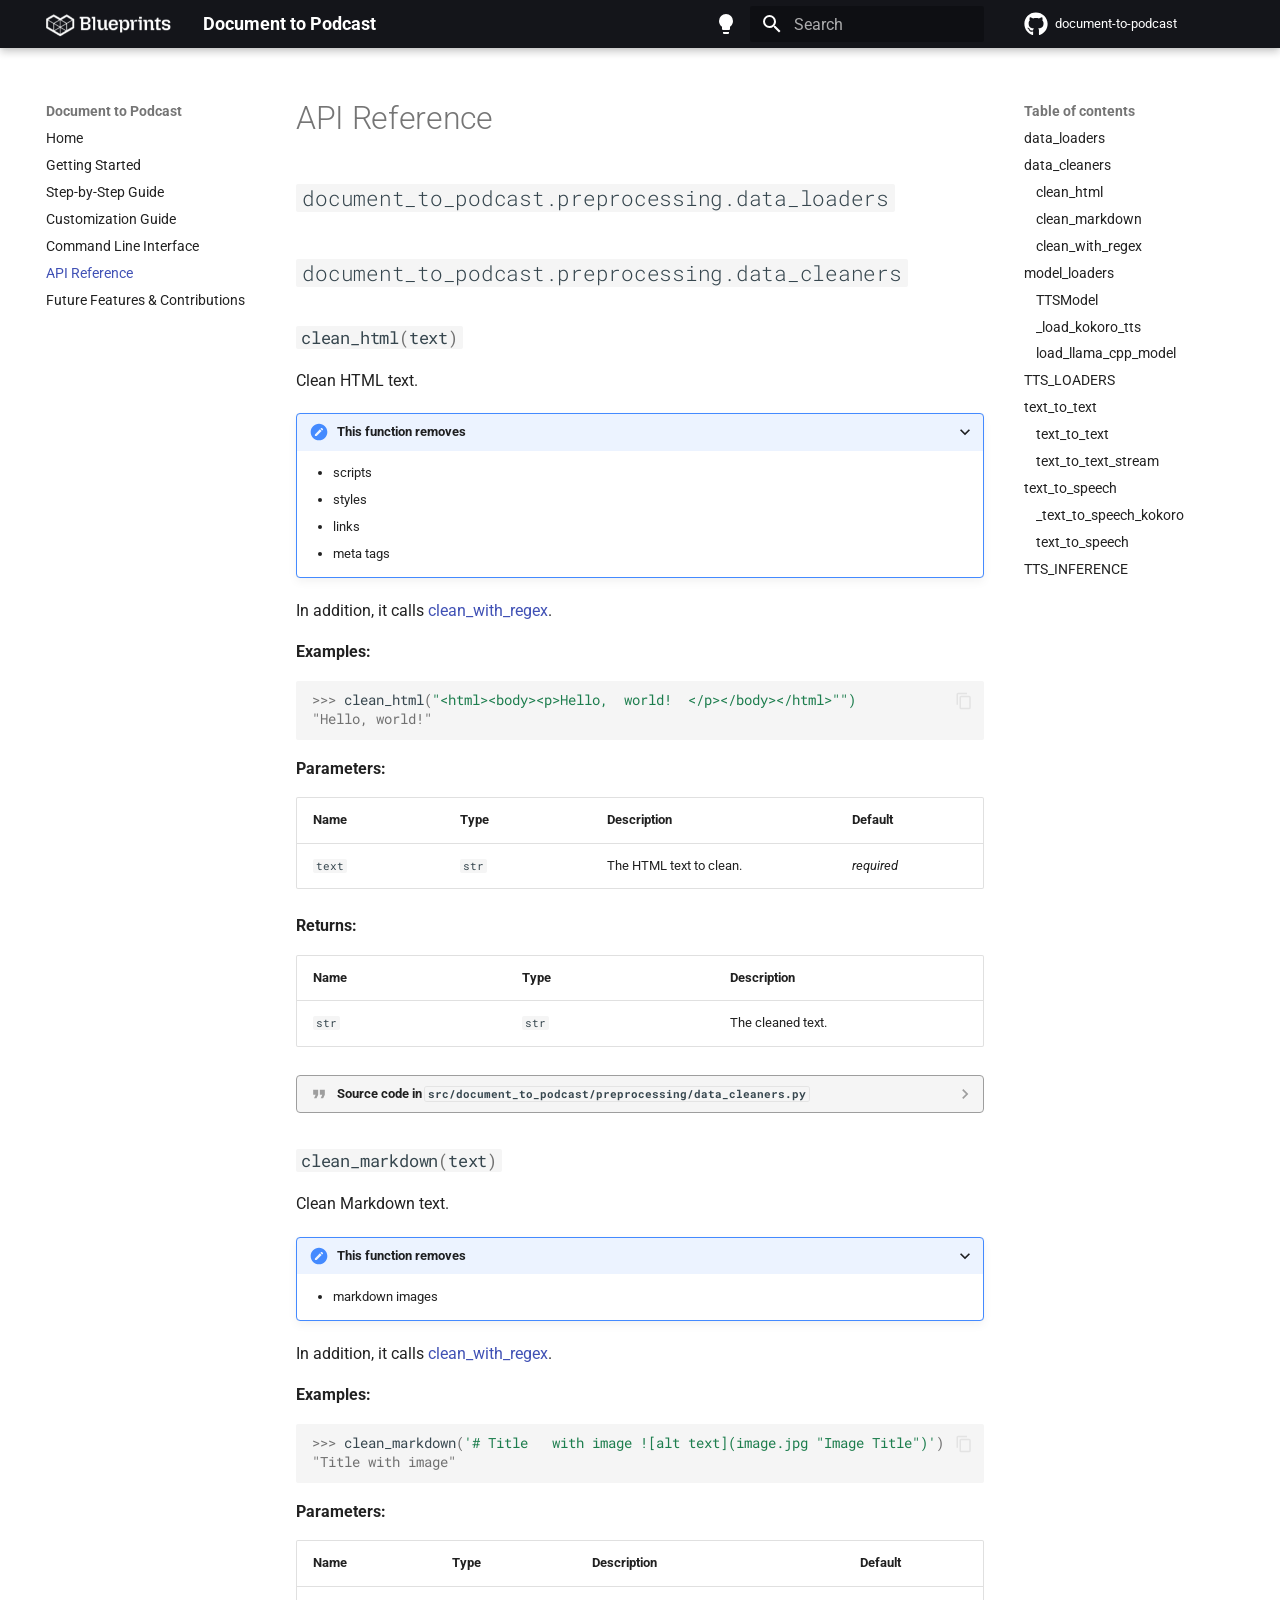
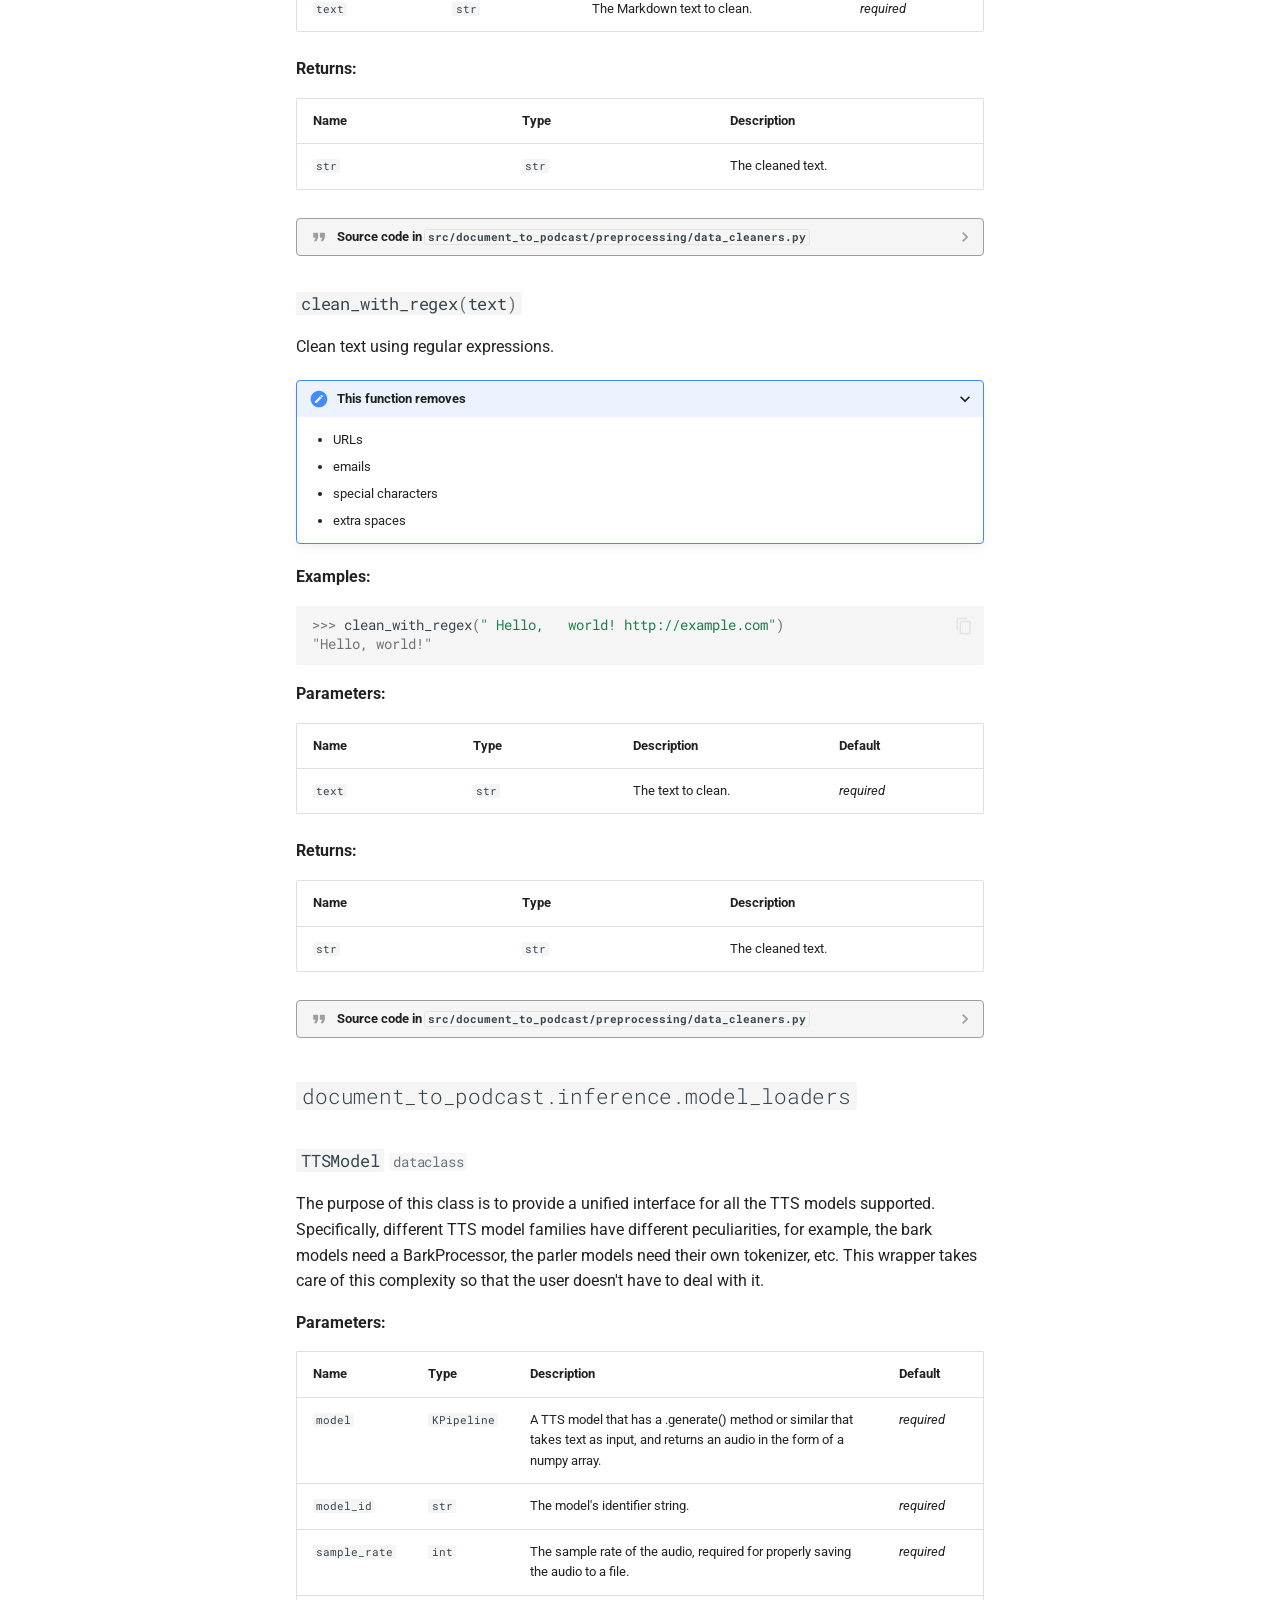
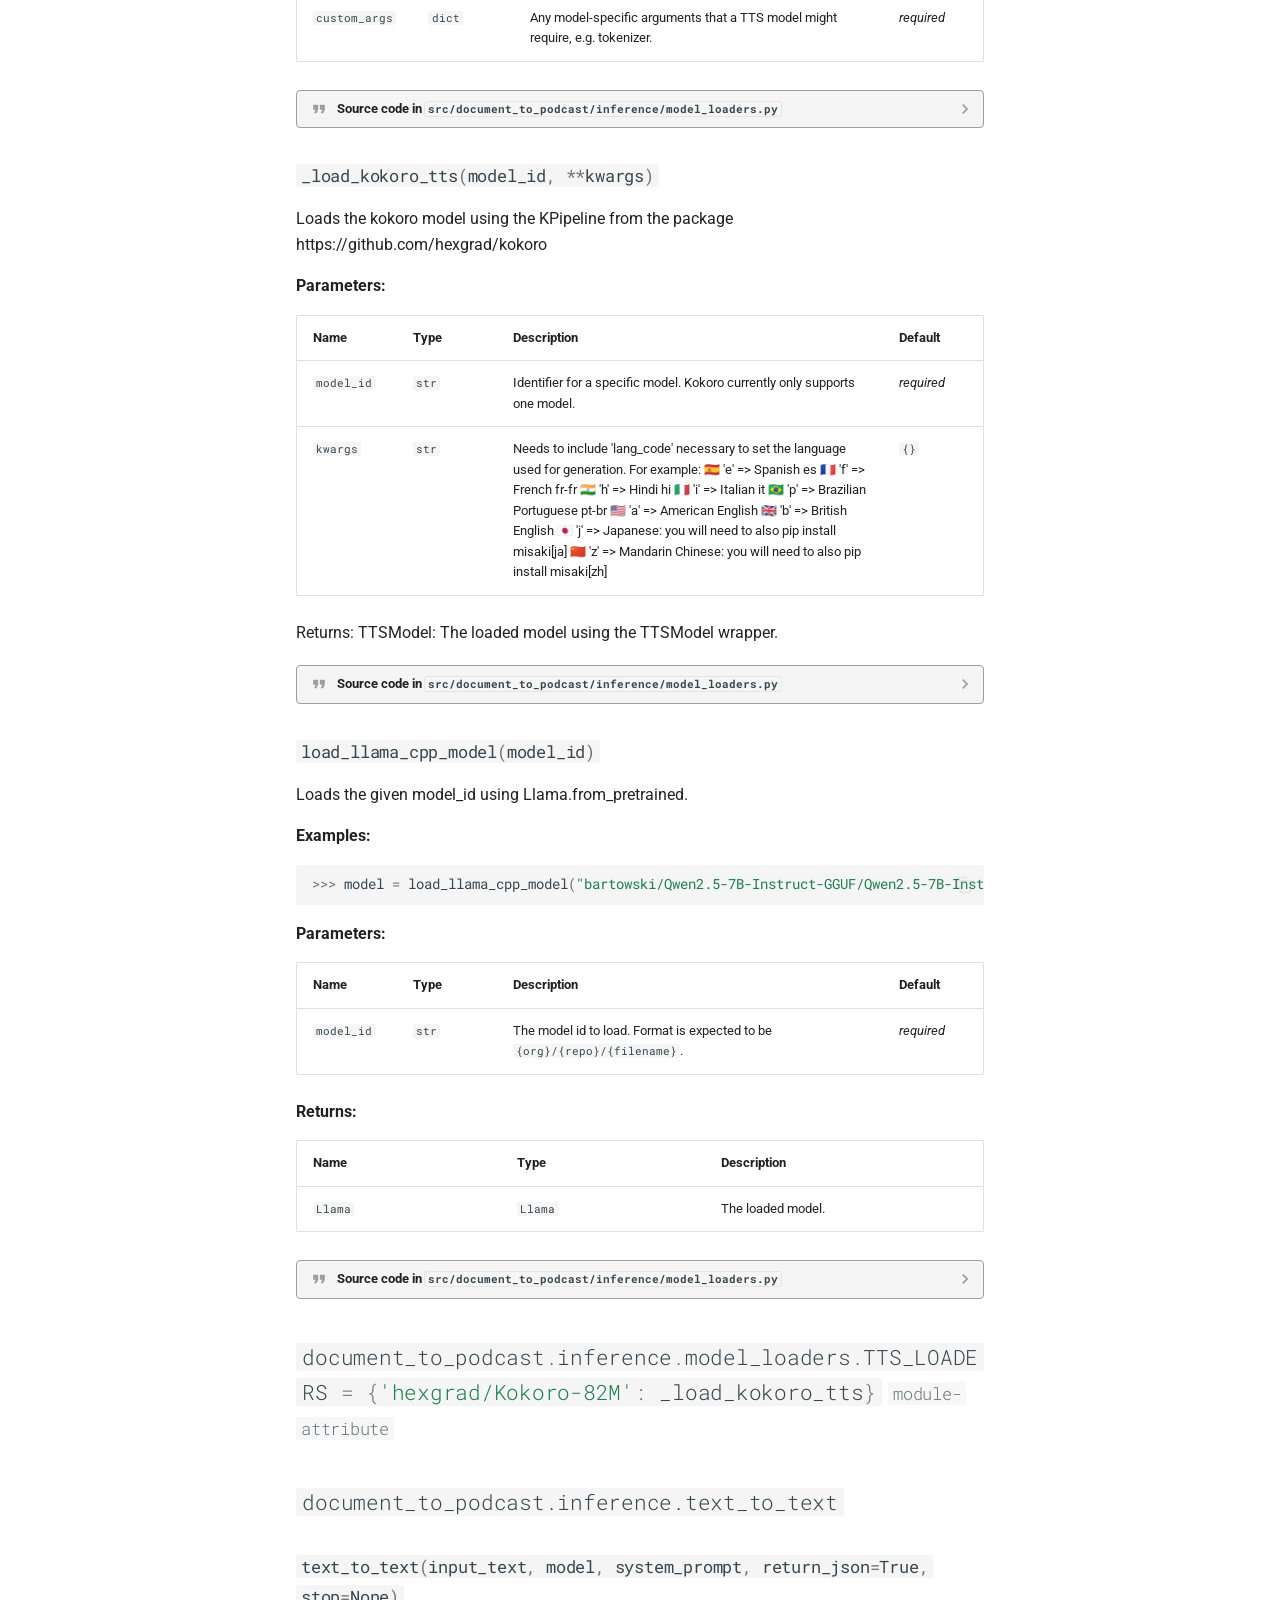
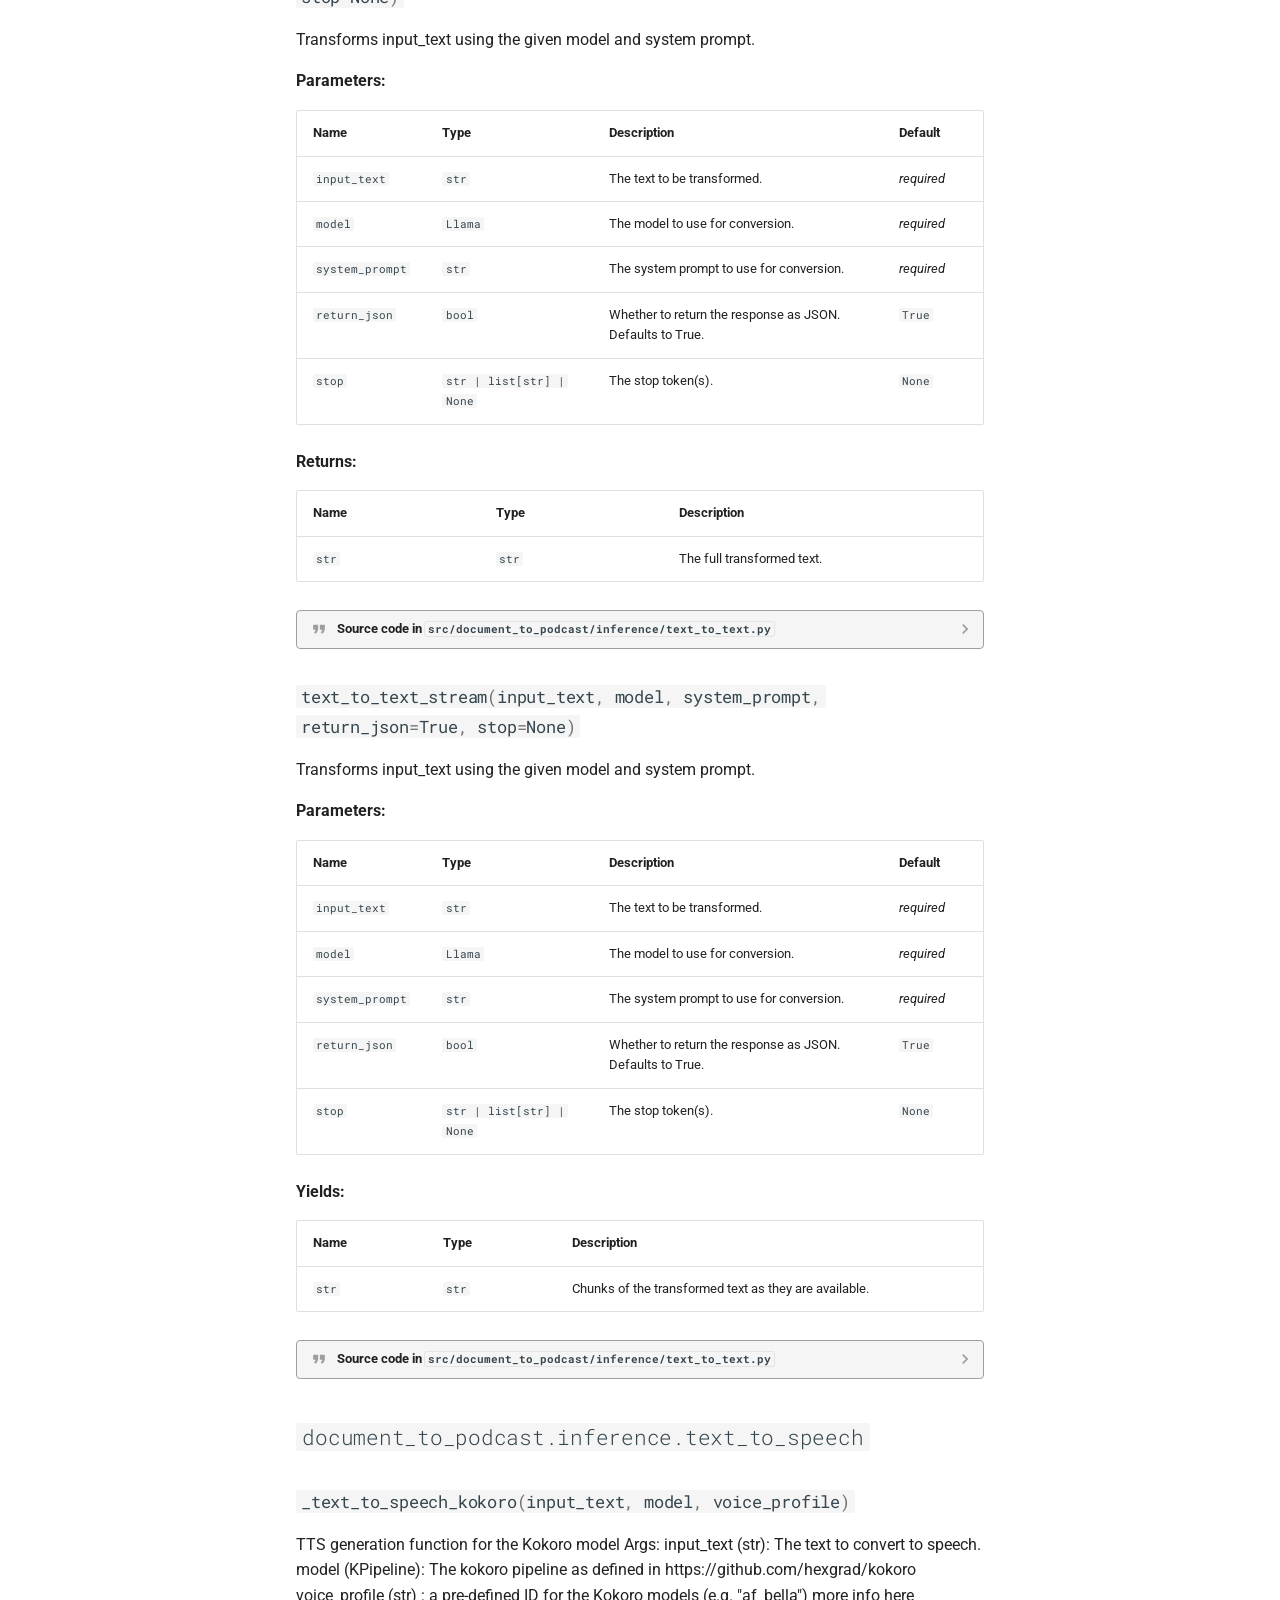
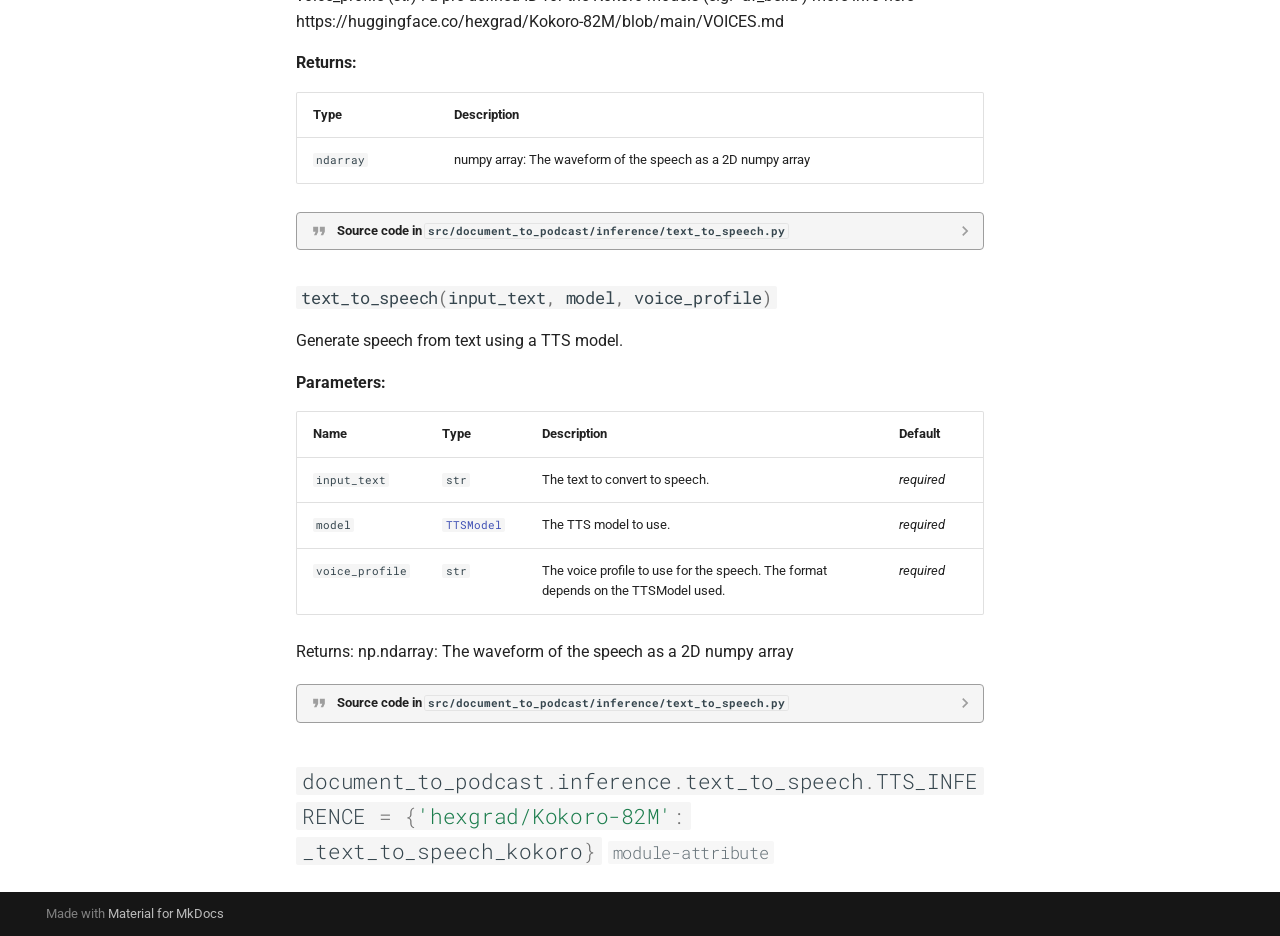
<file: api/index.html>
<!doctype html>
<html lang="en" class="no-js">
  <head>
    
      <meta charset="utf-8">
      <meta name="viewport" content="width=device-width,initial-scale=1">
      
      
      
      
        <link rel="prev" href="../cli/">
      
      
        <link rel="next" href="../future-features-contributions/">
      
      
      <link rel="icon" href="../images/Blueprint-logo-black-flavicon.png">
      <meta name="generator" content="mkdocs-1.6.1, mkdocs-material-9.6.4">
    
    
      
        <title>API Reference - Document to Podcast</title>
      
    
    
      <link rel="stylesheet" href="../assets/stylesheets/main.8608ea7d.min.css">
      
        
        <link rel="stylesheet" href="../assets/stylesheets/palette.06af60db.min.css">
      
      


    
    
      
    
    
      
        
        
        <link rel="preconnect" href="https://fonts.gstatic.com" crossorigin>
        <link rel="stylesheet" href="https://fonts.googleapis.com/css?family=Roboto:300,300i,400,400i,700,700i%7CRoboto+Mono:400,400i,700,700i&display=fallback">
        <style>:root{--md-text-font:"Roboto";--md-code-font:"Roboto Mono"}</style>
      
    
    
      <link rel="stylesheet" href="../assets/_mkdocstrings.css">
    
    <script>__md_scope=new URL("..",location),__md_hash=e=>[...e].reduce(((e,_)=>(e<<5)-e+_.charCodeAt(0)),0),__md_get=(e,_=localStorage,t=__md_scope)=>JSON.parse(_.getItem(t.pathname+"."+e)),__md_set=(e,_,t=localStorage,a=__md_scope)=>{try{t.setItem(a.pathname+"."+e,JSON.stringify(_))}catch(e){}}</script>
    
      

    
    
    
  </head>
  
  
    
    
      
    
    
    
    
    <body dir="ltr" data-md-color-scheme="default" data-md-color-primary="black" data-md-color-accent="indigo">
  
    
    <input class="md-toggle" data-md-toggle="drawer" type="checkbox" id="__drawer" autocomplete="off">
    <input class="md-toggle" data-md-toggle="search" type="checkbox" id="__search" autocomplete="off">
    <label class="md-overlay" for="__drawer"></label>
    <div data-md-component="skip">
      
        
        <a href="#api-reference" class="md-skip">
          Skip to content
        </a>
      
    </div>
    <div data-md-component="announce">
      
    </div>
    
    
      

  

<header class="md-header md-header--shadow" data-md-component="header">
  <nav class="md-header__inner md-grid" aria-label="Header">
    <a href=".." title="Document to Podcast" class="md-header__button md-logo" aria-label="Document to Podcast" data-md-component="logo">
      
  <img src="../images/Blueprint-logo-white.png" alt="logo">

    </a>
    <label class="md-header__button md-icon" for="__drawer">
      
      <svg xmlns="http://www.w3.org/2000/svg" viewBox="0 0 24 24"><path d="M3 6h18v2H3zm0 5h18v2H3zm0 5h18v2H3z"/></svg>
    </label>
    <div class="md-header__title" data-md-component="header-title">
      <div class="md-header__ellipsis">
        <div class="md-header__topic">
          <span class="md-ellipsis">
            Document to Podcast
          </span>
        </div>
        <div class="md-header__topic" data-md-component="header-topic">
          <span class="md-ellipsis">
            
              API Reference
            
          </span>
        </div>
      </div>
    </div>
    
      
        <form class="md-header__option" data-md-component="palette">
  
    
    
    
    <input class="md-option" data-md-color-media="" data-md-color-scheme="default" data-md-color-primary="black" data-md-color-accent="indigo"  aria-label="Switch to dark mode"  type="radio" name="__palette" id="__palette_0">
    
      <label class="md-header__button md-icon" title="Switch to dark mode" for="__palette_1" hidden>
        <svg xmlns="http://www.w3.org/2000/svg" viewBox="0 0 24 24"><path d="M12 2a7 7 0 0 0-7 7c0 2.38 1.19 4.47 3 5.74V17a1 1 0 0 0 1 1h6a1 1 0 0 0 1-1v-2.26c1.81-1.27 3-3.36 3-5.74a7 7 0 0 0-7-7M9 21a1 1 0 0 0 1 1h4a1 1 0 0 0 1-1v-1H9z"/></svg>
      </label>
    
  
    
    
    
    <input class="md-option" data-md-color-media="" data-md-color-scheme="slate" data-md-color-primary="grey" data-md-color-accent="indigo"  aria-label="Switch to light mode"  type="radio" name="__palette" id="__palette_1">
    
      <label class="md-header__button md-icon" title="Switch to light mode" for="__palette_0" hidden>
        <svg xmlns="http://www.w3.org/2000/svg" viewBox="0 0 24 24"><path d="M12 2a7 7 0 0 1 7 7c0 2.38-1.19 4.47-3 5.74V17a1 1 0 0 1-1 1H9a1 1 0 0 1-1-1v-2.26C6.19 13.47 5 11.38 5 9a7 7 0 0 1 7-7M9 21v-1h6v1a1 1 0 0 1-1 1h-4a1 1 0 0 1-1-1m3-17a5 5 0 0 0-5 5c0 2.05 1.23 3.81 3 4.58V16h4v-2.42c1.77-.77 3-2.53 3-4.58a5 5 0 0 0-5-5"/></svg>
      </label>
    
  
</form>
      
    
    
      <script>var palette=__md_get("__palette");if(palette&&palette.color){if("(prefers-color-scheme)"===palette.color.media){var media=matchMedia("(prefers-color-scheme: light)"),input=document.querySelector(media.matches?"[data-md-color-media='(prefers-color-scheme: light)']":"[data-md-color-media='(prefers-color-scheme: dark)']");palette.color.media=input.getAttribute("data-md-color-media"),palette.color.scheme=input.getAttribute("data-md-color-scheme"),palette.color.primary=input.getAttribute("data-md-color-primary"),palette.color.accent=input.getAttribute("data-md-color-accent")}for(var[key,value]of Object.entries(palette.color))document.body.setAttribute("data-md-color-"+key,value)}</script>
    
    
    
      <label class="md-header__button md-icon" for="__search">
        
        <svg xmlns="http://www.w3.org/2000/svg" viewBox="0 0 24 24"><path d="M9.5 3A6.5 6.5 0 0 1 16 9.5c0 1.61-.59 3.09-1.56 4.23l.27.27h.79l5 5-1.5 1.5-5-5v-.79l-.27-.27A6.52 6.52 0 0 1 9.5 16 6.5 6.5 0 0 1 3 9.5 6.5 6.5 0 0 1 9.5 3m0 2C7 5 5 7 5 9.5S7 14 9.5 14 14 12 14 9.5 12 5 9.5 5"/></svg>
      </label>
      <div class="md-search" data-md-component="search" role="dialog">
  <label class="md-search__overlay" for="__search"></label>
  <div class="md-search__inner" role="search">
    <form class="md-search__form" name="search">
      <input type="text" class="md-search__input" name="query" aria-label="Search" placeholder="Search" autocapitalize="off" autocorrect="off" autocomplete="off" spellcheck="false" data-md-component="search-query" required>
      <label class="md-search__icon md-icon" for="__search">
        
        <svg xmlns="http://www.w3.org/2000/svg" viewBox="0 0 24 24"><path d="M9.5 3A6.5 6.5 0 0 1 16 9.5c0 1.61-.59 3.09-1.56 4.23l.27.27h.79l5 5-1.5 1.5-5-5v-.79l-.27-.27A6.52 6.52 0 0 1 9.5 16 6.5 6.5 0 0 1 3 9.5 6.5 6.5 0 0 1 9.5 3m0 2C7 5 5 7 5 9.5S7 14 9.5 14 14 12 14 9.5 12 5 9.5 5"/></svg>
        
        <svg xmlns="http://www.w3.org/2000/svg" viewBox="0 0 24 24"><path d="M20 11v2H8l5.5 5.5-1.42 1.42L4.16 12l7.92-7.92L13.5 5.5 8 11z"/></svg>
      </label>
      <nav class="md-search__options" aria-label="Search">
        
        <button type="reset" class="md-search__icon md-icon" title="Clear" aria-label="Clear" tabindex="-1">
          
          <svg xmlns="http://www.w3.org/2000/svg" viewBox="0 0 24 24"><path d="M19 6.41 17.59 5 12 10.59 6.41 5 5 6.41 10.59 12 5 17.59 6.41 19 12 13.41 17.59 19 19 17.59 13.41 12z"/></svg>
        </button>
      </nav>
      
    </form>
    <div class="md-search__output">
      <div class="md-search__scrollwrap" tabindex="0" data-md-scrollfix>
        <div class="md-search-result" data-md-component="search-result">
          <div class="md-search-result__meta">
            Initializing search
          </div>
          <ol class="md-search-result__list" role="presentation"></ol>
        </div>
      </div>
    </div>
  </div>
</div>
    
    
      <div class="md-header__source">
        <a href="https://github.com/mozilla-ai/document-to-podcast" title="Go to repository" class="md-source" data-md-component="source">
  <div class="md-source__icon md-icon">
    
    <svg xmlns="http://www.w3.org/2000/svg" viewBox="0 0 496 512"><!--! Font Awesome Free 6.7.2 by @fontawesome - https://fontawesome.com License - https://fontawesome.com/license/free (Icons: CC BY 4.0, Fonts: SIL OFL 1.1, Code: MIT License) Copyright 2024 Fonticons, Inc.--><path d="M165.9 397.4c0 2-2.3 3.6-5.2 3.6-3.3.3-5.6-1.3-5.6-3.6 0-2 2.3-3.6 5.2-3.6 3-.3 5.6 1.3 5.6 3.6m-31.1-4.5c-.7 2 1.3 4.3 4.3 4.9 2.6 1 5.6 0 6.2-2s-1.3-4.3-4.3-5.2c-2.6-.7-5.5.3-6.2 2.3m44.2-1.7c-2.9.7-4.9 2.6-4.6 4.9.3 2 2.9 3.3 5.9 2.6 2.9-.7 4.9-2.6 4.6-4.6-.3-1.9-3-3.2-5.9-2.9M244.8 8C106.1 8 0 113.3 0 252c0 110.9 69.8 205.8 169.5 239.2 12.8 2.3 17.3-5.6 17.3-12.1 0-6.2-.3-40.4-.3-61.4 0 0-70 15-84.7-29.8 0 0-11.4-29.1-27.8-36.6 0 0-22.9-15.7 1.6-15.4 0 0 24.9 2 38.6 25.8 21.9 38.6 58.6 27.5 72.9 20.9 2.3-16 8.8-27.1 16-33.7-55.9-6.2-112.3-14.3-112.3-110.5 0-27.5 7.6-41.3 23.6-58.9-2.6-6.5-11.1-33.3 2.6-67.9 20.9-6.5 69 27 69 27 20-5.6 41.5-8.5 62.8-8.5s42.8 2.9 62.8 8.5c0 0 48.1-33.6 69-27 13.7 34.7 5.2 61.4 2.6 67.9 16 17.7 25.8 31.5 25.8 58.9 0 96.5-58.9 104.2-114.8 110.5 9.2 7.9 17 22.9 17 46.4 0 33.7-.3 75.4-.3 83.6 0 6.5 4.6 14.4 17.3 12.1C428.2 457.8 496 362.9 496 252 496 113.3 383.5 8 244.8 8M97.2 352.9c-1.3 1-1 3.3.7 5.2 1.6 1.6 3.9 2.3 5.2 1 1.3-1 1-3.3-.7-5.2-1.6-1.6-3.9-2.3-5.2-1m-10.8-8.1c-.7 1.3.3 2.9 2.3 3.9 1.6 1 3.6.7 4.3-.7.7-1.3-.3-2.9-2.3-3.9-2-.6-3.6-.3-4.3.7m32.4 35.6c-1.6 1.3-1 4.3 1.3 6.2 2.3 2.3 5.2 2.6 6.5 1 1.3-1.3.7-4.3-1.3-6.2-2.2-2.3-5.2-2.6-6.5-1m-11.4-14.7c-1.6 1-1.6 3.6 0 5.9s4.3 3.3 5.6 2.3c1.6-1.3 1.6-3.9 0-6.2-1.4-2.3-4-3.3-5.6-2"/></svg>
  </div>
  <div class="md-source__repository">
    document-to-podcast
  </div>
</a>
      </div>
    
  </nav>
  
</header>
    
    <div class="md-container" data-md-component="container">
      
      
        
          
        
      
      <main class="md-main" data-md-component="main">
        <div class="md-main__inner md-grid">
          
            
              
              <div class="md-sidebar md-sidebar--primary" data-md-component="sidebar" data-md-type="navigation" >
                <div class="md-sidebar__scrollwrap">
                  <div class="md-sidebar__inner">
                    



<nav class="md-nav md-nav--primary" aria-label="Navigation" data-md-level="0">
  <label class="md-nav__title" for="__drawer">
    <a href=".." title="Document to Podcast" class="md-nav__button md-logo" aria-label="Document to Podcast" data-md-component="logo">
      
  <img src="../images/Blueprint-logo-white.png" alt="logo">

    </a>
    Document to Podcast
  </label>
  
    <div class="md-nav__source">
      <a href="https://github.com/mozilla-ai/document-to-podcast" title="Go to repository" class="md-source" data-md-component="source">
  <div class="md-source__icon md-icon">
    
    <svg xmlns="http://www.w3.org/2000/svg" viewBox="0 0 496 512"><!--! Font Awesome Free 6.7.2 by @fontawesome - https://fontawesome.com License - https://fontawesome.com/license/free (Icons: CC BY 4.0, Fonts: SIL OFL 1.1, Code: MIT License) Copyright 2024 Fonticons, Inc.--><path d="M165.9 397.4c0 2-2.3 3.6-5.2 3.6-3.3.3-5.6-1.3-5.6-3.6 0-2 2.3-3.6 5.2-3.6 3-.3 5.6 1.3 5.6 3.6m-31.1-4.5c-.7 2 1.3 4.3 4.3 4.9 2.6 1 5.6 0 6.2-2s-1.3-4.3-4.3-5.2c-2.6-.7-5.5.3-6.2 2.3m44.2-1.7c-2.9.7-4.9 2.6-4.6 4.9.3 2 2.9 3.3 5.9 2.6 2.9-.7 4.9-2.6 4.6-4.6-.3-1.9-3-3.2-5.9-2.9M244.8 8C106.1 8 0 113.3 0 252c0 110.9 69.8 205.8 169.5 239.2 12.8 2.3 17.3-5.6 17.3-12.1 0-6.2-.3-40.4-.3-61.4 0 0-70 15-84.7-29.8 0 0-11.4-29.1-27.8-36.6 0 0-22.9-15.7 1.6-15.4 0 0 24.9 2 38.6 25.8 21.9 38.6 58.6 27.5 72.9 20.9 2.3-16 8.8-27.1 16-33.7-55.9-6.2-112.3-14.3-112.3-110.5 0-27.5 7.6-41.3 23.6-58.9-2.6-6.5-11.1-33.3 2.6-67.9 20.9-6.5 69 27 69 27 20-5.6 41.5-8.5 62.8-8.5s42.8 2.9 62.8 8.5c0 0 48.1-33.6 69-27 13.7 34.7 5.2 61.4 2.6 67.9 16 17.7 25.8 31.5 25.8 58.9 0 96.5-58.9 104.2-114.8 110.5 9.2 7.9 17 22.9 17 46.4 0 33.7-.3 75.4-.3 83.6 0 6.5 4.6 14.4 17.3 12.1C428.2 457.8 496 362.9 496 252 496 113.3 383.5 8 244.8 8M97.2 352.9c-1.3 1-1 3.3.7 5.2 1.6 1.6 3.9 2.3 5.2 1 1.3-1 1-3.3-.7-5.2-1.6-1.6-3.9-2.3-5.2-1m-10.8-8.1c-.7 1.3.3 2.9 2.3 3.9 1.6 1 3.6.7 4.3-.7.7-1.3-.3-2.9-2.3-3.9-2-.6-3.6-.3-4.3.7m32.4 35.6c-1.6 1.3-1 4.3 1.3 6.2 2.3 2.3 5.2 2.6 6.5 1 1.3-1.3.7-4.3-1.3-6.2-2.2-2.3-5.2-2.6-6.5-1m-11.4-14.7c-1.6 1-1.6 3.6 0 5.9s4.3 3.3 5.6 2.3c1.6-1.3 1.6-3.9 0-6.2-1.4-2.3-4-3.3-5.6-2"/></svg>
  </div>
  <div class="md-source__repository">
    document-to-podcast
  </div>
</a>
    </div>
  
  <ul class="md-nav__list" data-md-scrollfix>
    
      
      
  
  
  
  
    <li class="md-nav__item">
      <a href=".." class="md-nav__link">
        
  
  <span class="md-ellipsis">
    Home
    
  </span>
  

      </a>
    </li>
  

    
      
      
  
  
  
  
    <li class="md-nav__item">
      <a href="../getting-started/" class="md-nav__link">
        
  
  <span class="md-ellipsis">
    Getting Started
    
  </span>
  

      </a>
    </li>
  

    
      
      
  
  
  
  
    <li class="md-nav__item">
      <a href="../step-by-step-guide/" class="md-nav__link">
        
  
  <span class="md-ellipsis">
    Step-by-Step Guide
    
  </span>
  

      </a>
    </li>
  

    
      
      
  
  
  
  
    <li class="md-nav__item">
      <a href="../customization/" class="md-nav__link">
        
  
  <span class="md-ellipsis">
    Customization Guide
    
  </span>
  

      </a>
    </li>
  

    
      
      
  
  
  
  
    <li class="md-nav__item">
      <a href="../cli/" class="md-nav__link">
        
  
  <span class="md-ellipsis">
    Command Line Interface
    
  </span>
  

      </a>
    </li>
  

    
      
      
  
  
    
  
  
  
    <li class="md-nav__item md-nav__item--active">
      
      <input class="md-nav__toggle md-toggle" type="checkbox" id="__toc">
      
      
        
      
      
        <label class="md-nav__link md-nav__link--active" for="__toc">
          
  
  <span class="md-ellipsis">
    API Reference
    
  </span>
  

          <span class="md-nav__icon md-icon"></span>
        </label>
      
      <a href="./" class="md-nav__link md-nav__link--active">
        
  
  <span class="md-ellipsis">
    API Reference
    
  </span>
  

      </a>
      
        

<nav class="md-nav md-nav--secondary" aria-label="Table of contents">
  
  
  
    
  
  
    <label class="md-nav__title" for="__toc">
      <span class="md-nav__icon md-icon"></span>
      Table of contents
    </label>
    <ul class="md-nav__list" data-md-component="toc" data-md-scrollfix>
      
        <li class="md-nav__item">
  <a href="#document_to_podcast.preprocessing.data_loaders" class="md-nav__link">
    <span class="md-ellipsis">
      data_loaders
    </span>
  </a>
  
</li>
      
        <li class="md-nav__item">
  <a href="#document_to_podcast.preprocessing.data_cleaners" class="md-nav__link">
    <span class="md-ellipsis">
      data_cleaners
    </span>
  </a>
  
    <nav class="md-nav" aria-label="data_cleaners">
      <ul class="md-nav__list">
        
          <li class="md-nav__item">
  <a href="#document_to_podcast.preprocessing.data_cleaners.clean_html" class="md-nav__link">
    <span class="md-ellipsis">
      clean_html
    </span>
  </a>
  
</li>
        
          <li class="md-nav__item">
  <a href="#document_to_podcast.preprocessing.data_cleaners.clean_markdown" class="md-nav__link">
    <span class="md-ellipsis">
      clean_markdown
    </span>
  </a>
  
</li>
        
          <li class="md-nav__item">
  <a href="#document_to_podcast.preprocessing.data_cleaners.clean_with_regex" class="md-nav__link">
    <span class="md-ellipsis">
      clean_with_regex
    </span>
  </a>
  
</li>
        
      </ul>
    </nav>
  
</li>
      
        <li class="md-nav__item">
  <a href="#document_to_podcast.inference.model_loaders" class="md-nav__link">
    <span class="md-ellipsis">
      model_loaders
    </span>
  </a>
  
    <nav class="md-nav" aria-label="model_loaders">
      <ul class="md-nav__list">
        
          <li class="md-nav__item">
  <a href="#document_to_podcast.inference.model_loaders.TTSModel" class="md-nav__link">
    <span class="md-ellipsis">
      TTSModel
    </span>
  </a>
  
</li>
        
          <li class="md-nav__item">
  <a href="#document_to_podcast.inference.model_loaders._load_kokoro_tts" class="md-nav__link">
    <span class="md-ellipsis">
      _load_kokoro_tts
    </span>
  </a>
  
</li>
        
          <li class="md-nav__item">
  <a href="#document_to_podcast.inference.model_loaders.load_llama_cpp_model" class="md-nav__link">
    <span class="md-ellipsis">
      load_llama_cpp_model
    </span>
  </a>
  
</li>
        
      </ul>
    </nav>
  
</li>
      
        <li class="md-nav__item">
  <a href="#document_to_podcast.inference.model_loaders.TTS_LOADERS" class="md-nav__link">
    <span class="md-ellipsis">
      TTS_LOADERS
    </span>
  </a>
  
</li>
      
        <li class="md-nav__item">
  <a href="#document_to_podcast.inference.text_to_text" class="md-nav__link">
    <span class="md-ellipsis">
      text_to_text
    </span>
  </a>
  
    <nav class="md-nav" aria-label="text_to_text">
      <ul class="md-nav__list">
        
          <li class="md-nav__item">
  <a href="#document_to_podcast.inference.text_to_text.text_to_text" class="md-nav__link">
    <span class="md-ellipsis">
      text_to_text
    </span>
  </a>
  
</li>
        
          <li class="md-nav__item">
  <a href="#document_to_podcast.inference.text_to_text.text_to_text_stream" class="md-nav__link">
    <span class="md-ellipsis">
      text_to_text_stream
    </span>
  </a>
  
</li>
        
      </ul>
    </nav>
  
</li>
      
        <li class="md-nav__item">
  <a href="#document_to_podcast.inference.text_to_speech" class="md-nav__link">
    <span class="md-ellipsis">
      text_to_speech
    </span>
  </a>
  
    <nav class="md-nav" aria-label="text_to_speech">
      <ul class="md-nav__list">
        
          <li class="md-nav__item">
  <a href="#document_to_podcast.inference.text_to_speech._text_to_speech_kokoro" class="md-nav__link">
    <span class="md-ellipsis">
      _text_to_speech_kokoro
    </span>
  </a>
  
</li>
        
          <li class="md-nav__item">
  <a href="#document_to_podcast.inference.text_to_speech.text_to_speech" class="md-nav__link">
    <span class="md-ellipsis">
      text_to_speech
    </span>
  </a>
  
</li>
        
      </ul>
    </nav>
  
</li>
      
        <li class="md-nav__item">
  <a href="#document_to_podcast.inference.text_to_speech.TTS_INFERENCE" class="md-nav__link">
    <span class="md-ellipsis">
      TTS_INFERENCE
    </span>
  </a>
  
</li>
      
    </ul>
  
</nav>
      
    </li>
  

    
      
      
  
  
  
  
    <li class="md-nav__item">
      <a href="../future-features-contributions/" class="md-nav__link">
        
  
  <span class="md-ellipsis">
    Future Features & Contributions
    
  </span>
  

      </a>
    </li>
  

    
  </ul>
</nav>
                  </div>
                </div>
              </div>
            
            
              
              <div class="md-sidebar md-sidebar--secondary" data-md-component="sidebar" data-md-type="toc" >
                <div class="md-sidebar__scrollwrap">
                  <div class="md-sidebar__inner">
                    

<nav class="md-nav md-nav--secondary" aria-label="Table of contents">
  
  
  
    
  
  
    <label class="md-nav__title" for="__toc">
      <span class="md-nav__icon md-icon"></span>
      Table of contents
    </label>
    <ul class="md-nav__list" data-md-component="toc" data-md-scrollfix>
      
        <li class="md-nav__item">
  <a href="#document_to_podcast.preprocessing.data_loaders" class="md-nav__link">
    <span class="md-ellipsis">
      data_loaders
    </span>
  </a>
  
</li>
      
        <li class="md-nav__item">
  <a href="#document_to_podcast.preprocessing.data_cleaners" class="md-nav__link">
    <span class="md-ellipsis">
      data_cleaners
    </span>
  </a>
  
    <nav class="md-nav" aria-label="data_cleaners">
      <ul class="md-nav__list">
        
          <li class="md-nav__item">
  <a href="#document_to_podcast.preprocessing.data_cleaners.clean_html" class="md-nav__link">
    <span class="md-ellipsis">
      clean_html
    </span>
  </a>
  
</li>
        
          <li class="md-nav__item">
  <a href="#document_to_podcast.preprocessing.data_cleaners.clean_markdown" class="md-nav__link">
    <span class="md-ellipsis">
      clean_markdown
    </span>
  </a>
  
</li>
        
          <li class="md-nav__item">
  <a href="#document_to_podcast.preprocessing.data_cleaners.clean_with_regex" class="md-nav__link">
    <span class="md-ellipsis">
      clean_with_regex
    </span>
  </a>
  
</li>
        
      </ul>
    </nav>
  
</li>
      
        <li class="md-nav__item">
  <a href="#document_to_podcast.inference.model_loaders" class="md-nav__link">
    <span class="md-ellipsis">
      model_loaders
    </span>
  </a>
  
    <nav class="md-nav" aria-label="model_loaders">
      <ul class="md-nav__list">
        
          <li class="md-nav__item">
  <a href="#document_to_podcast.inference.model_loaders.TTSModel" class="md-nav__link">
    <span class="md-ellipsis">
      TTSModel
    </span>
  </a>
  
</li>
        
          <li class="md-nav__item">
  <a href="#document_to_podcast.inference.model_loaders._load_kokoro_tts" class="md-nav__link">
    <span class="md-ellipsis">
      _load_kokoro_tts
    </span>
  </a>
  
</li>
        
          <li class="md-nav__item">
  <a href="#document_to_podcast.inference.model_loaders.load_llama_cpp_model" class="md-nav__link">
    <span class="md-ellipsis">
      load_llama_cpp_model
    </span>
  </a>
  
</li>
        
      </ul>
    </nav>
  
</li>
      
        <li class="md-nav__item">
  <a href="#document_to_podcast.inference.model_loaders.TTS_LOADERS" class="md-nav__link">
    <span class="md-ellipsis">
      TTS_LOADERS
    </span>
  </a>
  
</li>
      
        <li class="md-nav__item">
  <a href="#document_to_podcast.inference.text_to_text" class="md-nav__link">
    <span class="md-ellipsis">
      text_to_text
    </span>
  </a>
  
    <nav class="md-nav" aria-label="text_to_text">
      <ul class="md-nav__list">
        
          <li class="md-nav__item">
  <a href="#document_to_podcast.inference.text_to_text.text_to_text" class="md-nav__link">
    <span class="md-ellipsis">
      text_to_text
    </span>
  </a>
  
</li>
        
          <li class="md-nav__item">
  <a href="#document_to_podcast.inference.text_to_text.text_to_text_stream" class="md-nav__link">
    <span class="md-ellipsis">
      text_to_text_stream
    </span>
  </a>
  
</li>
        
      </ul>
    </nav>
  
</li>
      
        <li class="md-nav__item">
  <a href="#document_to_podcast.inference.text_to_speech" class="md-nav__link">
    <span class="md-ellipsis">
      text_to_speech
    </span>
  </a>
  
    <nav class="md-nav" aria-label="text_to_speech">
      <ul class="md-nav__list">
        
          <li class="md-nav__item">
  <a href="#document_to_podcast.inference.text_to_speech._text_to_speech_kokoro" class="md-nav__link">
    <span class="md-ellipsis">
      _text_to_speech_kokoro
    </span>
  </a>
  
</li>
        
          <li class="md-nav__item">
  <a href="#document_to_podcast.inference.text_to_speech.text_to_speech" class="md-nav__link">
    <span class="md-ellipsis">
      text_to_speech
    </span>
  </a>
  
</li>
        
      </ul>
    </nav>
  
</li>
      
        <li class="md-nav__item">
  <a href="#document_to_podcast.inference.text_to_speech.TTS_INFERENCE" class="md-nav__link">
    <span class="md-ellipsis">
      TTS_INFERENCE
    </span>
  </a>
  
</li>
      
    </ul>
  
</nav>
                  </div>
                </div>
              </div>
            
          
          
            <div class="md-content" data-md-component="content">
              <article class="md-content__inner md-typeset">
                
                  


  
  


<h1 id="api-reference">API Reference</h1>


<div class="doc doc-object doc-module">



<h2 id="document_to_podcast.preprocessing.data_loaders" class="doc doc-heading">
            <code>document_to_podcast.preprocessing.data_loaders</code>


</h2>

    <div class="doc doc-contents first">








  <div class="doc doc-children">











  </div>

    </div>

</div>

<div class="doc doc-object doc-module">



<h2 id="document_to_podcast.preprocessing.data_cleaners" class="doc doc-heading">
            <code>document_to_podcast.preprocessing.data_cleaners</code>


</h2>

    <div class="doc doc-contents first">








  <div class="doc doc-children">









<div class="doc doc-object doc-function">


<h3 id="document_to_podcast.preprocessing.data_cleaners.clean_html" class="doc doc-heading">
            <code class="highlight language-python"><span class="n">clean_html</span><span class="p">(</span><span class="n">text</span><span class="p">)</span></code>

</h3>


    <div class="doc doc-contents ">

        <p>Clean HTML text.</p>


<details class="this-function-removes" open>
  <summary>This function removes</summary>
  <ul>
<li>scripts</li>
<li>styles</li>
<li>links</li>
<li>meta tags</li>
</ul>
</details>        <p>In addition, it calls <a class="autorefs autorefs-internal" href="#document_to_podcast.preprocessing.data_cleaners.clean_with_regex">clean_with_regex</a>.</p>


<p><span class="doc-section-title">Examples:</span></p>
    <div class="language-pycon highlight"><pre><span></span><code><span id="__span-0-1"><a id="__codelineno-0-1" name="__codelineno-0-1" href="#__codelineno-0-1"></a><span class="gp">&gt;&gt;&gt; </span><span class="n">clean_html</span><span class="p">(</span><span class="s2">&quot;&lt;html&gt;&lt;body&gt;&lt;p&gt;Hello,  world!  &lt;/p&gt;&lt;/body&gt;&lt;/html&gt;&quot;&quot;)</span>
</span><span id="__span-0-2"><a id="__codelineno-0-2" name="__codelineno-0-2" href="#__codelineno-0-2"></a><span class="go">&quot;Hello, world!&quot;</span>
</span></code></pre></div>


<p><span class="doc-section-title">Parameters:</span></p>
    <table>
      <thead>
        <tr>
          <th>Name</th>
          <th>Type</th>
          <th>Description</th>
          <th>Default</th>
        </tr>
      </thead>
      <tbody>
          <tr class="doc-section-item">
            <td>
                <code>text</code>
            </td>
            <td>
                  <code>str</code>
            </td>
            <td>
              <div class="doc-md-description">
                <p>The HTML text to clean.</p>
              </div>
            </td>
            <td>
                <em>required</em>
            </td>
          </tr>
      </tbody>
    </table>


    <p><span class="doc-section-title">Returns:</span></p>
    <table>
      <thead>
        <tr>
<th>Name</th>          <th>Type</th>
          <th>Description</th>
        </tr>
      </thead>
      <tbody>
          <tr class="doc-section-item">
<td><code>str</code></td>            <td>
                  <code>str</code>
            </td>
            <td>
              <div class="doc-md-description">
                <p>The cleaned text.</p>
              </div>
            </td>
          </tr>
      </tbody>
    </table>

            <details class="quote">
              <summary>Source code in <code>src/document_to_podcast/preprocessing/data_cleaners.py</code></summary>
              <div class="language-python highlight"><table class="highlighttable"><tr><td class="linenos"><div class="linenodiv"><pre><span></span><span class="normal"><a href="#__codelineno-0-36">36</a></span>
<span class="normal"><a href="#__codelineno-0-37">37</a></span>
<span class="normal"><a href="#__codelineno-0-38">38</a></span>
<span class="normal"><a href="#__codelineno-0-39">39</a></span>
<span class="normal"><a href="#__codelineno-0-40">40</a></span>
<span class="normal"><a href="#__codelineno-0-41">41</a></span>
<span class="normal"><a href="#__codelineno-0-42">42</a></span>
<span class="normal"><a href="#__codelineno-0-43">43</a></span>
<span class="normal"><a href="#__codelineno-0-44">44</a></span>
<span class="normal"><a href="#__codelineno-0-45">45</a></span>
<span class="normal"><a href="#__codelineno-0-46">46</a></span>
<span class="normal"><a href="#__codelineno-0-47">47</a></span>
<span class="normal"><a href="#__codelineno-0-48">48</a></span>
<span class="normal"><a href="#__codelineno-0-49">49</a></span>
<span class="normal"><a href="#__codelineno-0-50">50</a></span>
<span class="normal"><a href="#__codelineno-0-51">51</a></span>
<span class="normal"><a href="#__codelineno-0-52">52</a></span>
<span class="normal"><a href="#__codelineno-0-53">53</a></span>
<span class="normal"><a href="#__codelineno-0-54">54</a></span>
<span class="normal"><a href="#__codelineno-0-55">55</a></span>
<span class="normal"><a href="#__codelineno-0-56">56</a></span>
<span class="normal"><a href="#__codelineno-0-57">57</a></span>
<span class="normal"><a href="#__codelineno-0-58">58</a></span>
<span class="normal"><a href="#__codelineno-0-59">59</a></span>
<span class="normal"><a href="#__codelineno-0-60">60</a></span>
<span class="normal"><a href="#__codelineno-0-61">61</a></span></pre></div></td><td class="code"><div><pre><span></span><code><span id="__span-0-36"><a id="__codelineno-0-36" name="__codelineno-0-36"></a><span class="k">def</span><span class="w"> </span><span class="nf">clean_html</span><span class="p">(</span><span class="n">text</span><span class="p">:</span> <span class="nb">str</span><span class="p">)</span> <span class="o">-&gt;</span> <span class="nb">str</span><span class="p">:</span>
</span><span id="__span-0-37"><a id="__codelineno-0-37" name="__codelineno-0-37"></a><span class="w">    </span><span class="sd">&quot;&quot;&quot;Clean HTML text.</span>
</span><span id="__span-0-38"><a id="__codelineno-0-38" name="__codelineno-0-38"></a>
</span><span id="__span-0-39"><a id="__codelineno-0-39" name="__codelineno-0-39"></a><span class="sd">    This function removes:</span>
</span><span id="__span-0-40"><a id="__codelineno-0-40" name="__codelineno-0-40"></a><span class="sd">        - scripts</span>
</span><span id="__span-0-41"><a id="__codelineno-0-41" name="__codelineno-0-41"></a><span class="sd">        - styles</span>
</span><span id="__span-0-42"><a id="__codelineno-0-42" name="__codelineno-0-42"></a><span class="sd">        - links</span>
</span><span id="__span-0-43"><a id="__codelineno-0-43" name="__codelineno-0-43"></a><span class="sd">        - meta tags</span>
</span><span id="__span-0-44"><a id="__codelineno-0-44" name="__codelineno-0-44"></a>
</span><span id="__span-0-45"><a id="__codelineno-0-45" name="__codelineno-0-45"></a><span class="sd">    In addition, it calls [clean_with_regex][document_to_podcast.preprocessing.data_cleaners.clean_with_regex].</span>
</span><span id="__span-0-46"><a id="__codelineno-0-46" name="__codelineno-0-46"></a>
</span><span id="__span-0-47"><a id="__codelineno-0-47" name="__codelineno-0-47"></a><span class="sd">    Examples:</span>
</span><span id="__span-0-48"><a id="__codelineno-0-48" name="__codelineno-0-48"></a><span class="sd">        &gt;&gt;&gt; clean_html(&quot;&lt;html&gt;&lt;body&gt;&lt;p&gt;Hello,  world!  &lt;/p&gt;&lt;/body&gt;&lt;/html&gt;&quot;&quot;)</span>
</span><span id="__span-0-49"><a id="__codelineno-0-49" name="__codelineno-0-49"></a><span class="sd">        &quot;Hello, world!&quot;</span>
</span><span id="__span-0-50"><a id="__codelineno-0-50" name="__codelineno-0-50"></a>
</span><span id="__span-0-51"><a id="__codelineno-0-51" name="__codelineno-0-51"></a><span class="sd">    Args:</span>
</span><span id="__span-0-52"><a id="__codelineno-0-52" name="__codelineno-0-52"></a><span class="sd">        text (str): The HTML text to clean.</span>
</span><span id="__span-0-53"><a id="__codelineno-0-53" name="__codelineno-0-53"></a>
</span><span id="__span-0-54"><a id="__codelineno-0-54" name="__codelineno-0-54"></a><span class="sd">    Returns:</span>
</span><span id="__span-0-55"><a id="__codelineno-0-55" name="__codelineno-0-55"></a><span class="sd">        str: The cleaned text.</span>
</span><span id="__span-0-56"><a id="__codelineno-0-56" name="__codelineno-0-56"></a><span class="sd">    &quot;&quot;&quot;</span>
</span><span id="__span-0-57"><a id="__codelineno-0-57" name="__codelineno-0-57"></a>    <span class="n">soup</span> <span class="o">=</span> <span class="n">BeautifulSoup</span><span class="p">(</span><span class="n">text</span><span class="p">,</span> <span class="s2">&quot;html.parser&quot;</span><span class="p">)</span>
</span><span id="__span-0-58"><a id="__codelineno-0-58" name="__codelineno-0-58"></a>    <span class="k">for</span> <span class="n">tag</span> <span class="ow">in</span> <span class="n">soup</span><span class="p">([</span><span class="s2">&quot;script&quot;</span><span class="p">,</span> <span class="s2">&quot;style&quot;</span><span class="p">,</span> <span class="s2">&quot;link&quot;</span><span class="p">,</span> <span class="s2">&quot;meta&quot;</span><span class="p">]):</span>
</span><span id="__span-0-59"><a id="__codelineno-0-59" name="__codelineno-0-59"></a>        <span class="n">tag</span><span class="o">.</span><span class="n">decompose</span><span class="p">()</span>
</span><span id="__span-0-60"><a id="__codelineno-0-60" name="__codelineno-0-60"></a>    <span class="n">text</span> <span class="o">=</span> <span class="n">soup</span><span class="o">.</span><span class="n">get_text</span><span class="p">()</span>
</span><span id="__span-0-61"><a id="__codelineno-0-61" name="__codelineno-0-61"></a>    <span class="k">return</span> <span class="n">clean_with_regex</span><span class="p">(</span><span class="n">text</span><span class="p">)</span>
</span></code></pre></div></td></tr></table></div>
            </details>
    </div>

</div>

<div class="doc doc-object doc-function">


<h3 id="document_to_podcast.preprocessing.data_cleaners.clean_markdown" class="doc doc-heading">
            <code class="highlight language-python"><span class="n">clean_markdown</span><span class="p">(</span><span class="n">text</span><span class="p">)</span></code>

</h3>


    <div class="doc doc-contents ">

        <p>Clean Markdown text.</p>


<details class="this-function-removes" open>
  <summary>This function removes</summary>
  <ul>
<li>markdown images</li>
</ul>
</details>        <p>In addition, it calls <a class="autorefs autorefs-internal" href="#document_to_podcast.preprocessing.data_cleaners.clean_with_regex">clean_with_regex</a>.</p>


<p><span class="doc-section-title">Examples:</span></p>
    <div class="language-pycon highlight"><pre><span></span><code><span id="__span-0-1"><a id="__codelineno-0-1" name="__codelineno-0-1" href="#__codelineno-0-1"></a><span class="gp">&gt;&gt;&gt; </span><span class="n">clean_markdown</span><span class="p">(</span><span class="s1">&#39;# Title   with image ![alt text](image.jpg &quot;Image Title&quot;)&#39;</span><span class="p">)</span>
</span><span id="__span-0-2"><a id="__codelineno-0-2" name="__codelineno-0-2" href="#__codelineno-0-2"></a><span class="go">&quot;Title with image&quot;</span>
</span></code></pre></div>


<p><span class="doc-section-title">Parameters:</span></p>
    <table>
      <thead>
        <tr>
          <th>Name</th>
          <th>Type</th>
          <th>Description</th>
          <th>Default</th>
        </tr>
      </thead>
      <tbody>
          <tr class="doc-section-item">
            <td>
                <code>text</code>
            </td>
            <td>
                  <code>str</code>
            </td>
            <td>
              <div class="doc-md-description">
                <p>The Markdown text to clean.</p>
              </div>
            </td>
            <td>
                <em>required</em>
            </td>
          </tr>
      </tbody>
    </table>


    <p><span class="doc-section-title">Returns:</span></p>
    <table>
      <thead>
        <tr>
<th>Name</th>          <th>Type</th>
          <th>Description</th>
        </tr>
      </thead>
      <tbody>
          <tr class="doc-section-item">
<td><code>str</code></td>            <td>
                  <code>str</code>
            </td>
            <td>
              <div class="doc-md-description">
                <p>The cleaned text.</p>
              </div>
            </td>
          </tr>
      </tbody>
    </table>

            <details class="quote">
              <summary>Source code in <code>src/document_to_podcast/preprocessing/data_cleaners.py</code></summary>
              <div class="language-python highlight"><table class="highlighttable"><tr><td class="linenos"><div class="linenodiv"><pre><span></span><span class="normal"><a href="#__codelineno-0-64">64</a></span>
<span class="normal"><a href="#__codelineno-0-65">65</a></span>
<span class="normal"><a href="#__codelineno-0-66">66</a></span>
<span class="normal"><a href="#__codelineno-0-67">67</a></span>
<span class="normal"><a href="#__codelineno-0-68">68</a></span>
<span class="normal"><a href="#__codelineno-0-69">69</a></span>
<span class="normal"><a href="#__codelineno-0-70">70</a></span>
<span class="normal"><a href="#__codelineno-0-71">71</a></span>
<span class="normal"><a href="#__codelineno-0-72">72</a></span>
<span class="normal"><a href="#__codelineno-0-73">73</a></span>
<span class="normal"><a href="#__codelineno-0-74">74</a></span>
<span class="normal"><a href="#__codelineno-0-75">75</a></span>
<span class="normal"><a href="#__codelineno-0-76">76</a></span>
<span class="normal"><a href="#__codelineno-0-77">77</a></span>
<span class="normal"><a href="#__codelineno-0-78">78</a></span>
<span class="normal"><a href="#__codelineno-0-79">79</a></span>
<span class="normal"><a href="#__codelineno-0-80">80</a></span>
<span class="normal"><a href="#__codelineno-0-81">81</a></span>
<span class="normal"><a href="#__codelineno-0-82">82</a></span>
<span class="normal"><a href="#__codelineno-0-83">83</a></span>
<span class="normal"><a href="#__codelineno-0-84">84</a></span></pre></div></td><td class="code"><div><pre><span></span><code><span id="__span-0-64"><a id="__codelineno-0-64" name="__codelineno-0-64"></a><span class="k">def</span><span class="w"> </span><span class="nf">clean_markdown</span><span class="p">(</span><span class="n">text</span><span class="p">:</span> <span class="nb">str</span><span class="p">)</span> <span class="o">-&gt;</span> <span class="nb">str</span><span class="p">:</span>
</span><span id="__span-0-65"><a id="__codelineno-0-65" name="__codelineno-0-65"></a><span class="w">    </span><span class="sd">&quot;&quot;&quot;Clean Markdown text.</span>
</span><span id="__span-0-66"><a id="__codelineno-0-66" name="__codelineno-0-66"></a>
</span><span id="__span-0-67"><a id="__codelineno-0-67" name="__codelineno-0-67"></a><span class="sd">    This function removes:</span>
</span><span id="__span-0-68"><a id="__codelineno-0-68" name="__codelineno-0-68"></a><span class="sd">        - markdown images</span>
</span><span id="__span-0-69"><a id="__codelineno-0-69" name="__codelineno-0-69"></a>
</span><span id="__span-0-70"><a id="__codelineno-0-70" name="__codelineno-0-70"></a><span class="sd">    In addition, it calls [clean_with_regex][document_to_podcast.preprocessing.data_cleaners.clean_with_regex].</span>
</span><span id="__span-0-71"><a id="__codelineno-0-71" name="__codelineno-0-71"></a>
</span><span id="__span-0-72"><a id="__codelineno-0-72" name="__codelineno-0-72"></a><span class="sd">    Examples:</span>
</span><span id="__span-0-73"><a id="__codelineno-0-73" name="__codelineno-0-73"></a><span class="sd">        &gt;&gt;&gt; clean_markdown(&#39;# Title   with image ![alt text](image.jpg &quot;Image Title&quot;)&#39;)</span>
</span><span id="__span-0-74"><a id="__codelineno-0-74" name="__codelineno-0-74"></a><span class="sd">        &quot;Title with image&quot;</span>
</span><span id="__span-0-75"><a id="__codelineno-0-75" name="__codelineno-0-75"></a>
</span><span id="__span-0-76"><a id="__codelineno-0-76" name="__codelineno-0-76"></a><span class="sd">    Args:</span>
</span><span id="__span-0-77"><a id="__codelineno-0-77" name="__codelineno-0-77"></a><span class="sd">        text (str): The Markdown text to clean.</span>
</span><span id="__span-0-78"><a id="__codelineno-0-78" name="__codelineno-0-78"></a>
</span><span id="__span-0-79"><a id="__codelineno-0-79" name="__codelineno-0-79"></a><span class="sd">    Returns:</span>
</span><span id="__span-0-80"><a id="__codelineno-0-80" name="__codelineno-0-80"></a><span class="sd">        str: The cleaned text.</span>
</span><span id="__span-0-81"><a id="__codelineno-0-81" name="__codelineno-0-81"></a><span class="sd">    &quot;&quot;&quot;</span>
</span><span id="__span-0-82"><a id="__codelineno-0-82" name="__codelineno-0-82"></a>    <span class="n">text</span> <span class="o">=</span> <span class="n">re</span><span class="o">.</span><span class="n">sub</span><span class="p">(</span><span class="sa">r</span><span class="s1">&#39;!\[.*?\]\(.*?(&quot;.*?&quot;)?\)&#39;</span><span class="p">,</span> <span class="s2">&quot;&quot;</span><span class="p">,</span> <span class="n">text</span><span class="p">)</span>
</span><span id="__span-0-83"><a id="__codelineno-0-83" name="__codelineno-0-83"></a>
</span><span id="__span-0-84"><a id="__codelineno-0-84" name="__codelineno-0-84"></a>    <span class="k">return</span> <span class="n">clean_with_regex</span><span class="p">(</span><span class="n">text</span><span class="p">)</span>
</span></code></pre></div></td></tr></table></div>
            </details>
    </div>

</div>

<div class="doc doc-object doc-function">


<h3 id="document_to_podcast.preprocessing.data_cleaners.clean_with_regex" class="doc doc-heading">
            <code class="highlight language-python"><span class="n">clean_with_regex</span><span class="p">(</span><span class="n">text</span><span class="p">)</span></code>

</h3>


    <div class="doc doc-contents ">

        <p>Clean text using regular expressions.</p>


<details class="this-function-removes" open>
  <summary>This function removes</summary>
  <ul>
<li>URLs</li>
<li>emails</li>
<li>special characters</li>
<li>extra spaces</li>
</ul>
</details>

<p><span class="doc-section-title">Examples:</span></p>
    <div class="language-pycon highlight"><pre><span></span><code><span id="__span-0-1"><a id="__codelineno-0-1" name="__codelineno-0-1" href="#__codelineno-0-1"></a><span class="gp">&gt;&gt;&gt; </span><span class="n">clean_with_regex</span><span class="p">(</span><span class="s2">&quot; Hello,   world! http://example.com&quot;</span><span class="p">)</span>
</span><span id="__span-0-2"><a id="__codelineno-0-2" name="__codelineno-0-2" href="#__codelineno-0-2"></a><span class="go">&quot;Hello, world!&quot;</span>
</span></code></pre></div>


<p><span class="doc-section-title">Parameters:</span></p>
    <table>
      <thead>
        <tr>
          <th>Name</th>
          <th>Type</th>
          <th>Description</th>
          <th>Default</th>
        </tr>
      </thead>
      <tbody>
          <tr class="doc-section-item">
            <td>
                <code>text</code>
            </td>
            <td>
                  <code>str</code>
            </td>
            <td>
              <div class="doc-md-description">
                <p>The text to clean.</p>
              </div>
            </td>
            <td>
                <em>required</em>
            </td>
          </tr>
      </tbody>
    </table>


    <p><span class="doc-section-title">Returns:</span></p>
    <table>
      <thead>
        <tr>
<th>Name</th>          <th>Type</th>
          <th>Description</th>
        </tr>
      </thead>
      <tbody>
          <tr class="doc-section-item">
<td><code>str</code></td>            <td>
                  <code>str</code>
            </td>
            <td>
              <div class="doc-md-description">
                <p>The cleaned text.</p>
              </div>
            </td>
          </tr>
      </tbody>
    </table>

            <details class="quote">
              <summary>Source code in <code>src/document_to_podcast/preprocessing/data_cleaners.py</code></summary>
              <div class="language-python highlight"><table class="highlighttable"><tr><td class="linenos"><div class="linenodiv"><pre><span></span><span class="normal"><a href="#__codelineno-0-5"> 5</a></span>
<span class="normal"><a href="#__codelineno-0-6"> 6</a></span>
<span class="normal"><a href="#__codelineno-0-7"> 7</a></span>
<span class="normal"><a href="#__codelineno-0-8"> 8</a></span>
<span class="normal"><a href="#__codelineno-0-9"> 9</a></span>
<span class="normal"><a href="#__codelineno-0-10">10</a></span>
<span class="normal"><a href="#__codelineno-0-11">11</a></span>
<span class="normal"><a href="#__codelineno-0-12">12</a></span>
<span class="normal"><a href="#__codelineno-0-13">13</a></span>
<span class="normal"><a href="#__codelineno-0-14">14</a></span>
<span class="normal"><a href="#__codelineno-0-15">15</a></span>
<span class="normal"><a href="#__codelineno-0-16">16</a></span>
<span class="normal"><a href="#__codelineno-0-17">17</a></span>
<span class="normal"><a href="#__codelineno-0-18">18</a></span>
<span class="normal"><a href="#__codelineno-0-19">19</a></span>
<span class="normal"><a href="#__codelineno-0-20">20</a></span>
<span class="normal"><a href="#__codelineno-0-21">21</a></span>
<span class="normal"><a href="#__codelineno-0-22">22</a></span>
<span class="normal"><a href="#__codelineno-0-23">23</a></span>
<span class="normal"><a href="#__codelineno-0-24">24</a></span>
<span class="normal"><a href="#__codelineno-0-25">25</a></span>
<span class="normal"><a href="#__codelineno-0-26">26</a></span>
<span class="normal"><a href="#__codelineno-0-27">27</a></span>
<span class="normal"><a href="#__codelineno-0-28">28</a></span>
<span class="normal"><a href="#__codelineno-0-29">29</a></span>
<span class="normal"><a href="#__codelineno-0-30">30</a></span>
<span class="normal"><a href="#__codelineno-0-31">31</a></span>
<span class="normal"><a href="#__codelineno-0-32">32</a></span>
<span class="normal"><a href="#__codelineno-0-33">33</a></span></pre></div></td><td class="code"><div><pre><span></span><code><span id="__span-0-5"><a id="__codelineno-0-5" name="__codelineno-0-5"></a><span class="k">def</span><span class="w"> </span><span class="nf">clean_with_regex</span><span class="p">(</span><span class="n">text</span><span class="p">:</span> <span class="nb">str</span><span class="p">)</span> <span class="o">-&gt;</span> <span class="nb">str</span><span class="p">:</span>
</span><span id="__span-0-6"><a id="__codelineno-0-6" name="__codelineno-0-6"></a><span class="w">    </span><span class="sd">&quot;&quot;&quot;</span>
</span><span id="__span-0-7"><a id="__codelineno-0-7" name="__codelineno-0-7"></a><span class="sd">    Clean text using regular expressions.</span>
</span><span id="__span-0-8"><a id="__codelineno-0-8" name="__codelineno-0-8"></a>
</span><span id="__span-0-9"><a id="__codelineno-0-9" name="__codelineno-0-9"></a><span class="sd">    This function removes:</span>
</span><span id="__span-0-10"><a id="__codelineno-0-10" name="__codelineno-0-10"></a><span class="sd">        - URLs</span>
</span><span id="__span-0-11"><a id="__codelineno-0-11" name="__codelineno-0-11"></a><span class="sd">        - emails</span>
</span><span id="__span-0-12"><a id="__codelineno-0-12" name="__codelineno-0-12"></a><span class="sd">        - special characters</span>
</span><span id="__span-0-13"><a id="__codelineno-0-13" name="__codelineno-0-13"></a><span class="sd">        - extra spaces</span>
</span><span id="__span-0-14"><a id="__codelineno-0-14" name="__codelineno-0-14"></a>
</span><span id="__span-0-15"><a id="__codelineno-0-15" name="__codelineno-0-15"></a><span class="sd">    Examples:</span>
</span><span id="__span-0-16"><a id="__codelineno-0-16" name="__codelineno-0-16"></a><span class="sd">        &gt;&gt;&gt; clean_with_regex(&quot;\xa0Hello,   world! http://example.com&quot;)</span>
</span><span id="__span-0-17"><a id="__codelineno-0-17" name="__codelineno-0-17"></a><span class="sd">        &quot;Hello, world!&quot;</span>
</span><span id="__span-0-18"><a id="__codelineno-0-18" name="__codelineno-0-18"></a>
</span><span id="__span-0-19"><a id="__codelineno-0-19" name="__codelineno-0-19"></a><span class="sd">    Args:</span>
</span><span id="__span-0-20"><a id="__codelineno-0-20" name="__codelineno-0-20"></a><span class="sd">        text (str): The text to clean.</span>
</span><span id="__span-0-21"><a id="__codelineno-0-21" name="__codelineno-0-21"></a>
</span><span id="__span-0-22"><a id="__codelineno-0-22" name="__codelineno-0-22"></a><span class="sd">    Returns:</span>
</span><span id="__span-0-23"><a id="__codelineno-0-23" name="__codelineno-0-23"></a><span class="sd">        str: The cleaned text.</span>
</span><span id="__span-0-24"><a id="__codelineno-0-24" name="__codelineno-0-24"></a><span class="sd">    &quot;&quot;&quot;</span>
</span><span id="__span-0-25"><a id="__codelineno-0-25" name="__codelineno-0-25"></a>    <span class="n">text</span> <span class="o">=</span> <span class="n">re</span><span class="o">.</span><span class="n">sub</span><span class="p">(</span>
</span><span id="__span-0-26"><a id="__codelineno-0-26" name="__codelineno-0-26"></a>        <span class="sa">r</span><span class="s2">&quot;http[s]?://(?:[a-zA-Z]|[0-9]|[$-_@.&amp;+]|[!*\(\),]|(?:%[0-9a-fA-F][0-9a-fA-F]))+&quot;</span><span class="p">,</span>
</span><span id="__span-0-27"><a id="__codelineno-0-27" name="__codelineno-0-27"></a>        <span class="s2">&quot;&quot;</span><span class="p">,</span>
</span><span id="__span-0-28"><a id="__codelineno-0-28" name="__codelineno-0-28"></a>        <span class="n">text</span><span class="p">,</span>
</span><span id="__span-0-29"><a id="__codelineno-0-29" name="__codelineno-0-29"></a>    <span class="p">)</span>
</span><span id="__span-0-30"><a id="__codelineno-0-30" name="__codelineno-0-30"></a>    <span class="n">text</span> <span class="o">=</span> <span class="n">re</span><span class="o">.</span><span class="n">sub</span><span class="p">(</span><span class="sa">r</span><span class="s2">&quot;[\w\.-]+@[\w\.-]+\.[\w]+&quot;</span><span class="p">,</span> <span class="s2">&quot;&quot;</span><span class="p">,</span> <span class="n">text</span><span class="p">)</span>
</span><span id="__span-0-31"><a id="__codelineno-0-31" name="__codelineno-0-31"></a>    <span class="n">text</span> <span class="o">=</span> <span class="n">re</span><span class="o">.</span><span class="n">sub</span><span class="p">(</span><span class="sa">r</span><span class="s1">&#39;[^a-zA-Z0-9\s.,!?;:&quot;</span><span class="se">\&#39;</span><span class="s1">]&#39;</span><span class="p">,</span> <span class="s2">&quot;&quot;</span><span class="p">,</span> <span class="n">text</span><span class="p">)</span>
</span><span id="__span-0-32"><a id="__codelineno-0-32" name="__codelineno-0-32"></a>    <span class="n">text</span> <span class="o">=</span> <span class="n">re</span><span class="o">.</span><span class="n">sub</span><span class="p">(</span><span class="sa">r</span><span class="s2">&quot;\s+&quot;</span><span class="p">,</span> <span class="s2">&quot; &quot;</span><span class="p">,</span> <span class="n">text</span><span class="p">)</span><span class="o">.</span><span class="n">strip</span><span class="p">()</span>
</span><span id="__span-0-33"><a id="__codelineno-0-33" name="__codelineno-0-33"></a>    <span class="k">return</span> <span class="n">text</span>
</span></code></pre></div></td></tr></table></div>
            </details>
    </div>

</div>



  </div>

    </div>

</div>

<div class="doc doc-object doc-module">



<h2 id="document_to_podcast.inference.model_loaders" class="doc doc-heading">
            <code>document_to_podcast.inference.model_loaders</code>


</h2>

    <div class="doc doc-contents first">








  <div class="doc doc-children">








<div class="doc doc-object doc-class">



<h3 id="document_to_podcast.inference.model_loaders.TTSModel" class="doc doc-heading">
            <code>TTSModel</code>


  <span class="doc doc-labels">
      <small class="doc doc-label doc-label-dataclass"><code>dataclass</code></small>
  </span>

</h3>


    <div class="doc doc-contents ">


        <p>The purpose of this class is to provide a unified interface for all the TTS models supported.
Specifically, different TTS model families have different peculiarities, for example, the bark models need a
BarkProcessor, the parler models need their own tokenizer, etc. This wrapper takes care of this complexity so that
the user doesn't have to deal with it.</p>


<p><span class="doc-section-title">Parameters:</span></p>
    <table>
      <thead>
        <tr>
          <th>Name</th>
          <th>Type</th>
          <th>Description</th>
          <th>Default</th>
        </tr>
      </thead>
      <tbody>
          <tr class="doc-section-item">
            <td>
                <code>model</code>
            </td>
            <td>
                  <code><span title="kokoro.KPipeline">KPipeline</span></code>
            </td>
            <td>
              <div class="doc-md-description">
                <p>A TTS model that has a .generate() method or similar
that takes text as input, and returns an audio in the form of a numpy array.</p>
              </div>
            </td>
            <td>
                <em>required</em>
            </td>
          </tr>
          <tr class="doc-section-item">
            <td>
                <code>model_id</code>
            </td>
            <td>
                  <code>str</code>
            </td>
            <td>
              <div class="doc-md-description">
                <p>The model's identifier string.</p>
              </div>
            </td>
            <td>
                <em>required</em>
            </td>
          </tr>
          <tr class="doc-section-item">
            <td>
                <code>sample_rate</code>
            </td>
            <td>
                  <code>int</code>
            </td>
            <td>
              <div class="doc-md-description">
                <p>The sample rate of the audio, required for properly saving the audio to a file.</p>
              </div>
            </td>
            <td>
                <em>required</em>
            </td>
          </tr>
          <tr class="doc-section-item">
            <td>
                <code>custom_args</code>
            </td>
            <td>
                  <code>dict</code>
            </td>
            <td>
              <div class="doc-md-description">
                <p>Any model-specific arguments that a TTS model might require, e.g. tokenizer.</p>
              </div>
            </td>
            <td>
                <em>required</em>
            </td>
          </tr>
      </tbody>
    </table>






              <details class="quote">
                <summary>Source code in <code>src/document_to_podcast/inference/model_loaders.py</code></summary>
                <div class="language-python highlight"><table class="highlighttable"><tr><td class="linenos"><div class="linenodiv"><pre><span></span><span class="normal"><a href="#__codelineno-0-32">32</a></span>
<span class="normal"><a href="#__codelineno-0-33">33</a></span>
<span class="normal"><a href="#__codelineno-0-34">34</a></span>
<span class="normal"><a href="#__codelineno-0-35">35</a></span>
<span class="normal"><a href="#__codelineno-0-36">36</a></span>
<span class="normal"><a href="#__codelineno-0-37">37</a></span>
<span class="normal"><a href="#__codelineno-0-38">38</a></span>
<span class="normal"><a href="#__codelineno-0-39">39</a></span>
<span class="normal"><a href="#__codelineno-0-40">40</a></span>
<span class="normal"><a href="#__codelineno-0-41">41</a></span>
<span class="normal"><a href="#__codelineno-0-42">42</a></span>
<span class="normal"><a href="#__codelineno-0-43">43</a></span>
<span class="normal"><a href="#__codelineno-0-44">44</a></span>
<span class="normal"><a href="#__codelineno-0-45">45</a></span>
<span class="normal"><a href="#__codelineno-0-46">46</a></span>
<span class="normal"><a href="#__codelineno-0-47">47</a></span>
<span class="normal"><a href="#__codelineno-0-48">48</a></span>
<span class="normal"><a href="#__codelineno-0-49">49</a></span>
<span class="normal"><a href="#__codelineno-0-50">50</a></span>
<span class="normal"><a href="#__codelineno-0-51">51</a></span></pre></div></td><td class="code"><div><pre><span></span><code><span id="__span-0-32"><a id="__codelineno-0-32" name="__codelineno-0-32"></a><span class="nd">@dataclass</span>
</span><span id="__span-0-33"><a id="__codelineno-0-33" name="__codelineno-0-33"></a><span class="k">class</span><span class="w"> </span><span class="nc">TTSModel</span><span class="p">:</span>
</span><span id="__span-0-34"><a id="__codelineno-0-34" name="__codelineno-0-34"></a><span class="w">    </span><span class="sd">&quot;&quot;&quot;</span>
</span><span id="__span-0-35"><a id="__codelineno-0-35" name="__codelineno-0-35"></a><span class="sd">    The purpose of this class is to provide a unified interface for all the TTS models supported.</span>
</span><span id="__span-0-36"><a id="__codelineno-0-36" name="__codelineno-0-36"></a><span class="sd">    Specifically, different TTS model families have different peculiarities, for example, the bark models need a</span>
</span><span id="__span-0-37"><a id="__codelineno-0-37" name="__codelineno-0-37"></a><span class="sd">    BarkProcessor, the parler models need their own tokenizer, etc. This wrapper takes care of this complexity so that</span>
</span><span id="__span-0-38"><a id="__codelineno-0-38" name="__codelineno-0-38"></a><span class="sd">    the user doesn&#39;t have to deal with it.</span>
</span><span id="__span-0-39"><a id="__codelineno-0-39" name="__codelineno-0-39"></a>
</span><span id="__span-0-40"><a id="__codelineno-0-40" name="__codelineno-0-40"></a><span class="sd">    Args:</span>
</span><span id="__span-0-41"><a id="__codelineno-0-41" name="__codelineno-0-41"></a><span class="sd">        model: A TTS model that has a .generate() method or similar</span>
</span><span id="__span-0-42"><a id="__codelineno-0-42" name="__codelineno-0-42"></a><span class="sd">            that takes text as input, and returns an audio in the form of a numpy array.</span>
</span><span id="__span-0-43"><a id="__codelineno-0-43" name="__codelineno-0-43"></a><span class="sd">        model_id (str): The model&#39;s identifier string.</span>
</span><span id="__span-0-44"><a id="__codelineno-0-44" name="__codelineno-0-44"></a><span class="sd">        sample_rate (int): The sample rate of the audio, required for properly saving the audio to a file.</span>
</span><span id="__span-0-45"><a id="__codelineno-0-45" name="__codelineno-0-45"></a><span class="sd">        custom_args (dict): Any model-specific arguments that a TTS model might require, e.g. tokenizer.</span>
</span><span id="__span-0-46"><a id="__codelineno-0-46" name="__codelineno-0-46"></a><span class="sd">    &quot;&quot;&quot;</span>
</span><span id="__span-0-47"><a id="__codelineno-0-47" name="__codelineno-0-47"></a>
</span><span id="__span-0-48"><a id="__codelineno-0-48" name="__codelineno-0-48"></a>    <span class="n">model</span><span class="p">:</span> <span class="n">KPipeline</span>
</span><span id="__span-0-49"><a id="__codelineno-0-49" name="__codelineno-0-49"></a>    <span class="n">model_id</span><span class="p">:</span> <span class="nb">str</span>
</span><span id="__span-0-50"><a id="__codelineno-0-50" name="__codelineno-0-50"></a>    <span class="n">sample_rate</span><span class="p">:</span> <span class="nb">int</span>
</span><span id="__span-0-51"><a id="__codelineno-0-51" name="__codelineno-0-51"></a>    <span class="n">custom_args</span><span class="p">:</span> <span class="n">field</span><span class="p">(</span><span class="n">default_factory</span><span class="o">=</span><span class="nb">dict</span><span class="p">)</span>
</span></code></pre></div></td></tr></table></div>
              </details>



  <div class="doc doc-children">











  </div>

    </div>

</div>


<div class="doc doc-object doc-function">


<h3 id="document_to_podcast.inference.model_loaders._load_kokoro_tts" class="doc doc-heading">
            <code class="highlight language-python"><span class="n">_load_kokoro_tts</span><span class="p">(</span><span class="n">model_id</span><span class="p">,</span> <span class="o">**</span><span class="n">kwargs</span><span class="p">)</span></code>

</h3>


    <div class="doc doc-contents ">

        <p>Loads the kokoro model using the KPipeline from the package https://github.com/hexgrad/kokoro</p>


<p><span class="doc-section-title">Parameters:</span></p>
    <table>
      <thead>
        <tr>
          <th>Name</th>
          <th>Type</th>
          <th>Description</th>
          <th>Default</th>
        </tr>
      </thead>
      <tbody>
          <tr class="doc-section-item">
            <td>
                <code>model_id</code>
            </td>
            <td>
                  <code>str</code>
            </td>
            <td>
              <div class="doc-md-description">
                <p>Identifier for a specific model. Kokoro currently only supports one model.</p>
              </div>
            </td>
            <td>
                <em>required</em>
            </td>
          </tr>
          <tr class="doc-section-item">
            <td>
                <code>kwargs</code>
            </td>
            <td>
                  <code>str</code>
            </td>
            <td>
              <div class="doc-md-description">
                <p>Needs to include 'lang_code' necessary to set the language used for generation. For example:
🇪🇸 'e' =&gt; Spanish es
🇫🇷 'f' =&gt; French fr-fr
🇮🇳 'h' =&gt; Hindi hi
🇮🇹 'i' =&gt; Italian it
🇧🇷 'p' =&gt; Brazilian Portuguese pt-br
🇺🇸 'a' =&gt; American English
🇬🇧 'b' =&gt; British English
🇯🇵 'j' =&gt; Japanese: you will need to also pip install misaki[ja]
🇨🇳 'z' =&gt; Mandarin Chinese: you will need to also pip install misaki[zh]</p>
              </div>
            </td>
            <td>
                  <code>{}</code>
            </td>
          </tr>
      </tbody>
    </table>
        <p>Returns:
    TTSModel: The loaded model using the TTSModel wrapper.</p>

            <details class="quote">
              <summary>Source code in <code>src/document_to_podcast/inference/model_loaders.py</code></summary>
              <div class="language-python highlight"><table class="highlighttable"><tr><td class="linenos"><div class="linenodiv"><pre><span></span><span class="normal"><a href="#__codelineno-0-54">54</a></span>
<span class="normal"><a href="#__codelineno-0-55">55</a></span>
<span class="normal"><a href="#__codelineno-0-56">56</a></span>
<span class="normal"><a href="#__codelineno-0-57">57</a></span>
<span class="normal"><a href="#__codelineno-0-58">58</a></span>
<span class="normal"><a href="#__codelineno-0-59">59</a></span>
<span class="normal"><a href="#__codelineno-0-60">60</a></span>
<span class="normal"><a href="#__codelineno-0-61">61</a></span>
<span class="normal"><a href="#__codelineno-0-62">62</a></span>
<span class="normal"><a href="#__codelineno-0-63">63</a></span>
<span class="normal"><a href="#__codelineno-0-64">64</a></span>
<span class="normal"><a href="#__codelineno-0-65">65</a></span>
<span class="normal"><a href="#__codelineno-0-66">66</a></span>
<span class="normal"><a href="#__codelineno-0-67">67</a></span>
<span class="normal"><a href="#__codelineno-0-68">68</a></span>
<span class="normal"><a href="#__codelineno-0-69">69</a></span>
<span class="normal"><a href="#__codelineno-0-70">70</a></span>
<span class="normal"><a href="#__codelineno-0-71">71</a></span>
<span class="normal"><a href="#__codelineno-0-72">72</a></span>
<span class="normal"><a href="#__codelineno-0-73">73</a></span>
<span class="normal"><a href="#__codelineno-0-74">74</a></span>
<span class="normal"><a href="#__codelineno-0-75">75</a></span>
<span class="normal"><a href="#__codelineno-0-76">76</a></span>
<span class="normal"><a href="#__codelineno-0-77">77</a></span>
<span class="normal"><a href="#__codelineno-0-78">78</a></span>
<span class="normal"><a href="#__codelineno-0-79">79</a></span>
<span class="normal"><a href="#__codelineno-0-80">80</a></span>
<span class="normal"><a href="#__codelineno-0-81">81</a></span>
<span class="normal"><a href="#__codelineno-0-82">82</a></span></pre></div></td><td class="code"><div><pre><span></span><code><span id="__span-0-54"><a id="__codelineno-0-54" name="__codelineno-0-54"></a><span class="k">def</span><span class="w"> </span><span class="nf">_load_kokoro_tts</span><span class="p">(</span><span class="n">model_id</span><span class="p">:</span> <span class="nb">str</span><span class="p">,</span> <span class="o">**</span><span class="n">kwargs</span><span class="p">)</span> <span class="o">-&gt;</span> <span class="n">TTSModel</span><span class="p">:</span>
</span><span id="__span-0-55"><a id="__codelineno-0-55" name="__codelineno-0-55"></a><span class="w">    </span><span class="sd">&quot;&quot;&quot;</span>
</span><span id="__span-0-56"><a id="__codelineno-0-56" name="__codelineno-0-56"></a><span class="sd">    Loads the kokoro model using the KPipeline from the package https://github.com/hexgrad/kokoro</span>
</span><span id="__span-0-57"><a id="__codelineno-0-57" name="__codelineno-0-57"></a>
</span><span id="__span-0-58"><a id="__codelineno-0-58" name="__codelineno-0-58"></a><span class="sd">    Args:</span>
</span><span id="__span-0-59"><a id="__codelineno-0-59" name="__codelineno-0-59"></a><span class="sd">        model_id (str): Identifier for a specific model. Kokoro currently only supports one model.</span>
</span><span id="__span-0-60"><a id="__codelineno-0-60" name="__codelineno-0-60"></a><span class="sd">        kwargs (str): Needs to include &#39;lang_code&#39; necessary to set the language used for generation. For example:</span>
</span><span id="__span-0-61"><a id="__codelineno-0-61" name="__codelineno-0-61"></a><span class="sd">            🇪🇸 &#39;e&#39; =&gt; Spanish es</span>
</span><span id="__span-0-62"><a id="__codelineno-0-62" name="__codelineno-0-62"></a><span class="sd">            🇫🇷 &#39;f&#39; =&gt; French fr-fr</span>
</span><span id="__span-0-63"><a id="__codelineno-0-63" name="__codelineno-0-63"></a><span class="sd">            🇮🇳 &#39;h&#39; =&gt; Hindi hi</span>
</span><span id="__span-0-64"><a id="__codelineno-0-64" name="__codelineno-0-64"></a><span class="sd">            🇮🇹 &#39;i&#39; =&gt; Italian it</span>
</span><span id="__span-0-65"><a id="__codelineno-0-65" name="__codelineno-0-65"></a><span class="sd">            🇧🇷 &#39;p&#39; =&gt; Brazilian Portuguese pt-br</span>
</span><span id="__span-0-66"><a id="__codelineno-0-66" name="__codelineno-0-66"></a><span class="sd">            🇺🇸 &#39;a&#39; =&gt; American English</span>
</span><span id="__span-0-67"><a id="__codelineno-0-67" name="__codelineno-0-67"></a><span class="sd">            🇬🇧 &#39;b&#39; =&gt; British English</span>
</span><span id="__span-0-68"><a id="__codelineno-0-68" name="__codelineno-0-68"></a><span class="sd">            🇯🇵 &#39;j&#39; =&gt; Japanese: you will need to also pip install misaki[ja]</span>
</span><span id="__span-0-69"><a id="__codelineno-0-69" name="__codelineno-0-69"></a><span class="sd">            🇨🇳 &#39;z&#39; =&gt; Mandarin Chinese: you will need to also pip install misaki[zh]</span>
</span><span id="__span-0-70"><a id="__codelineno-0-70" name="__codelineno-0-70"></a><span class="sd">    Returns:</span>
</span><span id="__span-0-71"><a id="__codelineno-0-71" name="__codelineno-0-71"></a><span class="sd">        TTSModel: The loaded model using the TTSModel wrapper.</span>
</span><span id="__span-0-72"><a id="__codelineno-0-72" name="__codelineno-0-72"></a><span class="sd">    &quot;&quot;&quot;</span>
</span><span id="__span-0-73"><a id="__codelineno-0-73" name="__codelineno-0-73"></a>    <span class="kn">from</span><span class="w"> </span><span class="nn">kokoro</span><span class="w"> </span><span class="kn">import</span> <span class="n">KPipeline</span>
</span><span id="__span-0-74"><a id="__codelineno-0-74" name="__codelineno-0-74"></a>
</span><span id="__span-0-75"><a id="__codelineno-0-75" name="__codelineno-0-75"></a>    <span class="c1"># If language code not supplied, assume British English</span>
</span><span id="__span-0-76"><a id="__codelineno-0-76" name="__codelineno-0-76"></a>    <span class="n">pipeline</span> <span class="o">=</span> <span class="n">KPipeline</span><span class="p">(</span><span class="n">lang_code</span><span class="o">=</span><span class="n">kwargs</span><span class="o">.</span><span class="n">pop</span><span class="p">(</span><span class="s2">&quot;lang_code&quot;</span><span class="p">,</span> <span class="s2">&quot;b&quot;</span><span class="p">))</span>
</span><span id="__span-0-77"><a id="__codelineno-0-77" name="__codelineno-0-77"></a>    <span class="k">return</span> <span class="n">TTSModel</span><span class="p">(</span>
</span><span id="__span-0-78"><a id="__codelineno-0-78" name="__codelineno-0-78"></a>        <span class="n">model</span><span class="o">=</span><span class="n">pipeline</span><span class="p">,</span>
</span><span id="__span-0-79"><a id="__codelineno-0-79" name="__codelineno-0-79"></a>        <span class="n">model_id</span><span class="o">=</span><span class="n">model_id</span><span class="p">,</span>
</span><span id="__span-0-80"><a id="__codelineno-0-80" name="__codelineno-0-80"></a>        <span class="n">sample_rate</span><span class="o">=</span><span class="mi">24000</span><span class="p">,</span>  <span class="c1"># Kokoro&#39;s default sample rate</span>
</span><span id="__span-0-81"><a id="__codelineno-0-81" name="__codelineno-0-81"></a>        <span class="n">custom_args</span><span class="o">=</span><span class="p">{},</span>
</span><span id="__span-0-82"><a id="__codelineno-0-82" name="__codelineno-0-82"></a>    <span class="p">)</span>
</span></code></pre></div></td></tr></table></div>
            </details>
    </div>

</div>

<div class="doc doc-object doc-function">


<h3 id="document_to_podcast.inference.model_loaders.load_llama_cpp_model" class="doc doc-heading">
            <code class="highlight language-python"><span class="n">load_llama_cpp_model</span><span class="p">(</span><span class="n">model_id</span><span class="p">)</span></code>

</h3>


    <div class="doc doc-contents ">

        <p>Loads the given model_id using Llama.from_pretrained.</p>


<p><span class="doc-section-title">Examples:</span></p>
    <div class="language-pycon highlight"><pre><span></span><code><span id="__span-0-1"><a id="__codelineno-0-1" name="__codelineno-0-1" href="#__codelineno-0-1"></a><span class="gp">&gt;&gt;&gt; </span><span class="n">model</span> <span class="o">=</span> <span class="n">load_llama_cpp_model</span><span class="p">(</span><span class="s2">&quot;bartowski/Qwen2.5-7B-Instruct-GGUF/Qwen2.5-7B-Instruct-Q8_0.gguf&quot;</span><span class="p">)</span>
</span></code></pre></div>


<p><span class="doc-section-title">Parameters:</span></p>
    <table>
      <thead>
        <tr>
          <th>Name</th>
          <th>Type</th>
          <th>Description</th>
          <th>Default</th>
        </tr>
      </thead>
      <tbody>
          <tr class="doc-section-item">
            <td>
                <code>model_id</code>
            </td>
            <td>
                  <code>str</code>
            </td>
            <td>
              <div class="doc-md-description">
                <p>The model id to load.
Format is expected to be <code>{org}/{repo}/{filename}</code>.</p>
              </div>
            </td>
            <td>
                <em>required</em>
            </td>
          </tr>
      </tbody>
    </table>


    <p><span class="doc-section-title">Returns:</span></p>
    <table>
      <thead>
        <tr>
<th>Name</th>          <th>Type</th>
          <th>Description</th>
        </tr>
      </thead>
      <tbody>
          <tr class="doc-section-item">
<td><code>Llama</code></td>            <td>
                  <code><span title="llama_cpp.Llama">Llama</span></code>
            </td>
            <td>
              <div class="doc-md-description">
                <p>The loaded model.</p>
              </div>
            </td>
          </tr>
      </tbody>
    </table>

            <details class="quote">
              <summary>Source code in <code>src/document_to_podcast/inference/model_loaders.py</code></summary>
              <div class="language-python highlight"><table class="highlighttable"><tr><td class="linenos"><div class="linenodiv"><pre><span></span><span class="normal"><a href="#__codelineno-0-7"> 7</a></span>
<span class="normal"><a href="#__codelineno-0-8"> 8</a></span>
<span class="normal"><a href="#__codelineno-0-9"> 9</a></span>
<span class="normal"><a href="#__codelineno-0-10">10</a></span>
<span class="normal"><a href="#__codelineno-0-11">11</a></span>
<span class="normal"><a href="#__codelineno-0-12">12</a></span>
<span class="normal"><a href="#__codelineno-0-13">13</a></span>
<span class="normal"><a href="#__codelineno-0-14">14</a></span>
<span class="normal"><a href="#__codelineno-0-15">15</a></span>
<span class="normal"><a href="#__codelineno-0-16">16</a></span>
<span class="normal"><a href="#__codelineno-0-17">17</a></span>
<span class="normal"><a href="#__codelineno-0-18">18</a></span>
<span class="normal"><a href="#__codelineno-0-19">19</a></span>
<span class="normal"><a href="#__codelineno-0-20">20</a></span>
<span class="normal"><a href="#__codelineno-0-21">21</a></span>
<span class="normal"><a href="#__codelineno-0-22">22</a></span>
<span class="normal"><a href="#__codelineno-0-23">23</a></span>
<span class="normal"><a href="#__codelineno-0-24">24</a></span>
<span class="normal"><a href="#__codelineno-0-25">25</a></span>
<span class="normal"><a href="#__codelineno-0-26">26</a></span>
<span class="normal"><a href="#__codelineno-0-27">27</a></span>
<span class="normal"><a href="#__codelineno-0-28">28</a></span>
<span class="normal"><a href="#__codelineno-0-29">29</a></span></pre></div></td><td class="code"><div><pre><span></span><code><span id="__span-0-7"><a id="__codelineno-0-7" name="__codelineno-0-7"></a><span class="k">def</span><span class="w"> </span><span class="nf">load_llama_cpp_model</span><span class="p">(</span><span class="n">model_id</span><span class="p">:</span> <span class="nb">str</span><span class="p">)</span> <span class="o">-&gt;</span> <span class="n">Llama</span><span class="p">:</span>
</span><span id="__span-0-8"><a id="__codelineno-0-8" name="__codelineno-0-8"></a><span class="w">    </span><span class="sd">&quot;&quot;&quot;</span>
</span><span id="__span-0-9"><a id="__codelineno-0-9" name="__codelineno-0-9"></a><span class="sd">    Loads the given model_id using Llama.from_pretrained.</span>
</span><span id="__span-0-10"><a id="__codelineno-0-10" name="__codelineno-0-10"></a>
</span><span id="__span-0-11"><a id="__codelineno-0-11" name="__codelineno-0-11"></a><span class="sd">    Examples:</span>
</span><span id="__span-0-12"><a id="__codelineno-0-12" name="__codelineno-0-12"></a><span class="sd">        &gt;&gt;&gt; model = load_llama_cpp_model(&quot;bartowski/Qwen2.5-7B-Instruct-GGUF/Qwen2.5-7B-Instruct-Q8_0.gguf&quot;)</span>
</span><span id="__span-0-13"><a id="__codelineno-0-13" name="__codelineno-0-13"></a>
</span><span id="__span-0-14"><a id="__codelineno-0-14" name="__codelineno-0-14"></a><span class="sd">    Args:</span>
</span><span id="__span-0-15"><a id="__codelineno-0-15" name="__codelineno-0-15"></a><span class="sd">        model_id (str): The model id to load.</span>
</span><span id="__span-0-16"><a id="__codelineno-0-16" name="__codelineno-0-16"></a><span class="sd">            Format is expected to be `{org}/{repo}/{filename}`.</span>
</span><span id="__span-0-17"><a id="__codelineno-0-17" name="__codelineno-0-17"></a>
</span><span id="__span-0-18"><a id="__codelineno-0-18" name="__codelineno-0-18"></a><span class="sd">    Returns:</span>
</span><span id="__span-0-19"><a id="__codelineno-0-19" name="__codelineno-0-19"></a><span class="sd">        Llama: The loaded model.</span>
</span><span id="__span-0-20"><a id="__codelineno-0-20" name="__codelineno-0-20"></a><span class="sd">    &quot;&quot;&quot;</span>
</span><span id="__span-0-21"><a id="__codelineno-0-21" name="__codelineno-0-21"></a>    <span class="n">org</span><span class="p">,</span> <span class="n">repo</span><span class="p">,</span> <span class="n">filename</span> <span class="o">=</span> <span class="n">model_id</span><span class="o">.</span><span class="n">split</span><span class="p">(</span><span class="s2">&quot;/&quot;</span><span class="p">)</span>
</span><span id="__span-0-22"><a id="__codelineno-0-22" name="__codelineno-0-22"></a>    <span class="n">model</span> <span class="o">=</span> <span class="n">Llama</span><span class="o">.</span><span class="n">from_pretrained</span><span class="p">(</span>
</span><span id="__span-0-23"><a id="__codelineno-0-23" name="__codelineno-0-23"></a>        <span class="n">repo_id</span><span class="o">=</span><span class="sa">f</span><span class="s2">&quot;</span><span class="si">{</span><span class="n">org</span><span class="si">}</span><span class="s2">/</span><span class="si">{</span><span class="n">repo</span><span class="si">}</span><span class="s2">&quot;</span><span class="p">,</span>
</span><span id="__span-0-24"><a id="__codelineno-0-24" name="__codelineno-0-24"></a>        <span class="n">filename</span><span class="o">=</span><span class="n">filename</span><span class="p">,</span>
</span><span id="__span-0-25"><a id="__codelineno-0-25" name="__codelineno-0-25"></a>        <span class="n">n_ctx</span><span class="o">=</span><span class="mi">0</span><span class="p">,</span>  <span class="c1"># 0 means that the model limit will be used, instead of the default (512) or other hardcoded value</span>
</span><span id="__span-0-26"><a id="__codelineno-0-26" name="__codelineno-0-26"></a>        <span class="n">verbose</span><span class="o">=</span><span class="kc">False</span><span class="p">,</span>
</span><span id="__span-0-27"><a id="__codelineno-0-27" name="__codelineno-0-27"></a>        <span class="n">n_gpu_layers</span><span class="o">=-</span><span class="mi">1</span> <span class="k">if</span> <span class="n">torch</span><span class="o">.</span><span class="n">cuda</span><span class="o">.</span><span class="n">is_available</span><span class="p">()</span> <span class="k">else</span> <span class="mi">0</span><span class="p">,</span>
</span><span id="__span-0-28"><a id="__codelineno-0-28" name="__codelineno-0-28"></a>    <span class="p">)</span>
</span><span id="__span-0-29"><a id="__codelineno-0-29" name="__codelineno-0-29"></a>    <span class="k">return</span> <span class="n">model</span>
</span></code></pre></div></td></tr></table></div>
            </details>
    </div>

</div>



  </div>

    </div>

</div>

<div class="doc doc-object doc-attribute">



<h2 id="document_to_podcast.inference.model_loaders.TTS_LOADERS" class="doc doc-heading">
            <code class="highlight language-python"><span class="n">document_to_podcast</span><span class="o">.</span><span class="n">inference</span><span class="o">.</span><span class="n">model_loaders</span><span class="o">.</span><span class="n">TTS_LOADERS</span> <span class="o">=</span> <span class="p">{</span><span class="s1">&#39;hexgrad/Kokoro-82M&#39;</span><span class="p">:</span> <span class="n">_load_kokoro_tts</span><span class="p">}</span></code>

  <span class="doc doc-labels">
      <small class="doc doc-label doc-label-module-attribute"><code>module-attribute</code></small>
  </span>

</h2>


    <div class="doc doc-contents first">
    </div>

</div>

<div class="doc doc-object doc-module">



<h2 id="document_to_podcast.inference.text_to_text" class="doc doc-heading">
            <code>document_to_podcast.inference.text_to_text</code>


</h2>

    <div class="doc doc-contents first">








  <div class="doc doc-children">









<div class="doc doc-object doc-function">


<h3 id="document_to_podcast.inference.text_to_text.text_to_text" class="doc doc-heading">
            <code class="highlight language-python"><span class="n">text_to_text</span><span class="p">(</span><span class="n">input_text</span><span class="p">,</span> <span class="n">model</span><span class="p">,</span> <span class="n">system_prompt</span><span class="p">,</span> <span class="n">return_json</span><span class="o">=</span><span class="kc">True</span><span class="p">,</span> <span class="n">stop</span><span class="o">=</span><span class="kc">None</span><span class="p">)</span></code>

</h3>


    <div class="doc doc-contents ">

        <p>Transforms input_text using the given model and system prompt.</p>


<p><span class="doc-section-title">Parameters:</span></p>
    <table>
      <thead>
        <tr>
          <th>Name</th>
          <th>Type</th>
          <th>Description</th>
          <th>Default</th>
        </tr>
      </thead>
      <tbody>
          <tr class="doc-section-item">
            <td>
                <code>input_text</code>
            </td>
            <td>
                  <code>str</code>
            </td>
            <td>
              <div class="doc-md-description">
                <p>The text to be transformed.</p>
              </div>
            </td>
            <td>
                <em>required</em>
            </td>
          </tr>
          <tr class="doc-section-item">
            <td>
                <code>model</code>
            </td>
            <td>
                  <code><span title="llama_cpp.Llama">Llama</span></code>
            </td>
            <td>
              <div class="doc-md-description">
                <p>The model to use for conversion.</p>
              </div>
            </td>
            <td>
                <em>required</em>
            </td>
          </tr>
          <tr class="doc-section-item">
            <td>
                <code>system_prompt</code>
            </td>
            <td>
                  <code>str</code>
            </td>
            <td>
              <div class="doc-md-description">
                <p>The system prompt to use for conversion.</p>
              </div>
            </td>
            <td>
                <em>required</em>
            </td>
          </tr>
          <tr class="doc-section-item">
            <td>
                <code>return_json</code>
            </td>
            <td>
                  <code>bool</code>
            </td>
            <td>
              <div class="doc-md-description">
                <p>Whether to return the response as JSON.
Defaults to True.</p>
              </div>
            </td>
            <td>
                  <code>True</code>
            </td>
          </tr>
          <tr class="doc-section-item">
            <td>
                <code>stop</code>
            </td>
            <td>
                  <code>str | list[str] | None</code>
            </td>
            <td>
              <div class="doc-md-description">
                <p>The stop token(s).</p>
              </div>
            </td>
            <td>
                  <code>None</code>
            </td>
          </tr>
      </tbody>
    </table>


    <p><span class="doc-section-title">Returns:</span></p>
    <table>
      <thead>
        <tr>
<th>Name</th>          <th>Type</th>
          <th>Description</th>
        </tr>
      </thead>
      <tbody>
          <tr class="doc-section-item">
<td><code>str</code></td>            <td>
                  <code>str</code>
            </td>
            <td>
              <div class="doc-md-description">
                <p>The full transformed text.</p>
              </div>
            </td>
          </tr>
      </tbody>
    </table>

            <details class="quote">
              <summary>Source code in <code>src/document_to_podcast/inference/text_to_text.py</code></summary>
              <div class="language-python highlight"><table class="highlighttable"><tr><td class="linenos"><div class="linenodiv"><pre><span></span><span class="normal"><a href="#__codelineno-0-31">31</a></span>
<span class="normal"><a href="#__codelineno-0-32">32</a></span>
<span class="normal"><a href="#__codelineno-0-33">33</a></span>
<span class="normal"><a href="#__codelineno-0-34">34</a></span>
<span class="normal"><a href="#__codelineno-0-35">35</a></span>
<span class="normal"><a href="#__codelineno-0-36">36</a></span>
<span class="normal"><a href="#__codelineno-0-37">37</a></span>
<span class="normal"><a href="#__codelineno-0-38">38</a></span>
<span class="normal"><a href="#__codelineno-0-39">39</a></span>
<span class="normal"><a href="#__codelineno-0-40">40</a></span>
<span class="normal"><a href="#__codelineno-0-41">41</a></span>
<span class="normal"><a href="#__codelineno-0-42">42</a></span>
<span class="normal"><a href="#__codelineno-0-43">43</a></span>
<span class="normal"><a href="#__codelineno-0-44">44</a></span>
<span class="normal"><a href="#__codelineno-0-45">45</a></span>
<span class="normal"><a href="#__codelineno-0-46">46</a></span>
<span class="normal"><a href="#__codelineno-0-47">47</a></span>
<span class="normal"><a href="#__codelineno-0-48">48</a></span>
<span class="normal"><a href="#__codelineno-0-49">49</a></span>
<span class="normal"><a href="#__codelineno-0-50">50</a></span>
<span class="normal"><a href="#__codelineno-0-51">51</a></span>
<span class="normal"><a href="#__codelineno-0-52">52</a></span>
<span class="normal"><a href="#__codelineno-0-53">53</a></span>
<span class="normal"><a href="#__codelineno-0-54">54</a></span>
<span class="normal"><a href="#__codelineno-0-55">55</a></span></pre></div></td><td class="code"><div><pre><span></span><code><span id="__span-0-31"><a id="__codelineno-0-31" name="__codelineno-0-31"></a><span class="k">def</span><span class="w"> </span><span class="nf">text_to_text</span><span class="p">(</span>
</span><span id="__span-0-32"><a id="__codelineno-0-32" name="__codelineno-0-32"></a>    <span class="n">input_text</span><span class="p">:</span> <span class="nb">str</span><span class="p">,</span>
</span><span id="__span-0-33"><a id="__codelineno-0-33" name="__codelineno-0-33"></a>    <span class="n">model</span><span class="p">:</span> <span class="n">Llama</span><span class="p">,</span>
</span><span id="__span-0-34"><a id="__codelineno-0-34" name="__codelineno-0-34"></a>    <span class="n">system_prompt</span><span class="p">:</span> <span class="nb">str</span><span class="p">,</span>
</span><span id="__span-0-35"><a id="__codelineno-0-35" name="__codelineno-0-35"></a>    <span class="n">return_json</span><span class="p">:</span> <span class="nb">bool</span> <span class="o">=</span> <span class="kc">True</span><span class="p">,</span>
</span><span id="__span-0-36"><a id="__codelineno-0-36" name="__codelineno-0-36"></a>    <span class="n">stop</span><span class="p">:</span> <span class="nb">str</span> <span class="o">|</span> <span class="nb">list</span><span class="p">[</span><span class="nb">str</span><span class="p">]</span> <span class="o">|</span> <span class="kc">None</span> <span class="o">=</span> <span class="kc">None</span><span class="p">,</span>
</span><span id="__span-0-37"><a id="__codelineno-0-37" name="__codelineno-0-37"></a><span class="p">)</span> <span class="o">-&gt;</span> <span class="nb">str</span><span class="p">:</span>
</span><span id="__span-0-38"><a id="__codelineno-0-38" name="__codelineno-0-38"></a><span class="w">    </span><span class="sd">&quot;&quot;&quot;</span>
</span><span id="__span-0-39"><a id="__codelineno-0-39" name="__codelineno-0-39"></a><span class="sd">    Transforms input_text using the given model and system prompt.</span>
</span><span id="__span-0-40"><a id="__codelineno-0-40" name="__codelineno-0-40"></a>
</span><span id="__span-0-41"><a id="__codelineno-0-41" name="__codelineno-0-41"></a><span class="sd">    Args:</span>
</span><span id="__span-0-42"><a id="__codelineno-0-42" name="__codelineno-0-42"></a><span class="sd">        input_text (str): The text to be transformed.</span>
</span><span id="__span-0-43"><a id="__codelineno-0-43" name="__codelineno-0-43"></a><span class="sd">        model (Llama): The model to use for conversion.</span>
</span><span id="__span-0-44"><a id="__codelineno-0-44" name="__codelineno-0-44"></a><span class="sd">        system_prompt (str): The system prompt to use for conversion.</span>
</span><span id="__span-0-45"><a id="__codelineno-0-45" name="__codelineno-0-45"></a><span class="sd">        return_json (bool, optional): Whether to return the response as JSON.</span>
</span><span id="__span-0-46"><a id="__codelineno-0-46" name="__codelineno-0-46"></a><span class="sd">            Defaults to True.</span>
</span><span id="__span-0-47"><a id="__codelineno-0-47" name="__codelineno-0-47"></a><span class="sd">        stop (str | list[str] | None, optional): The stop token(s).</span>
</span><span id="__span-0-48"><a id="__codelineno-0-48" name="__codelineno-0-48"></a>
</span><span id="__span-0-49"><a id="__codelineno-0-49" name="__codelineno-0-49"></a><span class="sd">    Returns:</span>
</span><span id="__span-0-50"><a id="__codelineno-0-50" name="__codelineno-0-50"></a><span class="sd">        str: The full transformed text.</span>
</span><span id="__span-0-51"><a id="__codelineno-0-51" name="__codelineno-0-51"></a><span class="sd">    &quot;&quot;&quot;</span>
</span><span id="__span-0-52"><a id="__codelineno-0-52" name="__codelineno-0-52"></a>    <span class="n">response</span> <span class="o">=</span> <span class="n">chat_completion</span><span class="p">(</span>
</span><span id="__span-0-53"><a id="__codelineno-0-53" name="__codelineno-0-53"></a>        <span class="n">input_text</span><span class="p">,</span> <span class="n">model</span><span class="p">,</span> <span class="n">system_prompt</span><span class="p">,</span> <span class="n">return_json</span><span class="p">,</span> <span class="n">stop</span><span class="o">=</span><span class="n">stop</span><span class="p">,</span> <span class="n">stream</span><span class="o">=</span><span class="kc">False</span>
</span><span id="__span-0-54"><a id="__codelineno-0-54" name="__codelineno-0-54"></a>    <span class="p">)</span>
</span><span id="__span-0-55"><a id="__codelineno-0-55" name="__codelineno-0-55"></a>    <span class="k">return</span> <span class="n">response</span><span class="p">[</span><span class="s2">&quot;choices&quot;</span><span class="p">][</span><span class="mi">0</span><span class="p">][</span><span class="s2">&quot;message&quot;</span><span class="p">][</span><span class="s2">&quot;content&quot;</span><span class="p">]</span>
</span></code></pre></div></td></tr></table></div>
            </details>
    </div>

</div>

<div class="doc doc-object doc-function">


<h3 id="document_to_podcast.inference.text_to_text.text_to_text_stream" class="doc doc-heading">
            <code class="highlight language-python"><span class="n">text_to_text_stream</span><span class="p">(</span><span class="n">input_text</span><span class="p">,</span> <span class="n">model</span><span class="p">,</span> <span class="n">system_prompt</span><span class="p">,</span> <span class="n">return_json</span><span class="o">=</span><span class="kc">True</span><span class="p">,</span> <span class="n">stop</span><span class="o">=</span><span class="kc">None</span><span class="p">)</span></code>

</h3>


    <div class="doc doc-contents ">

        <p>Transforms input_text using the given model and system prompt.</p>


<p><span class="doc-section-title">Parameters:</span></p>
    <table>
      <thead>
        <tr>
          <th>Name</th>
          <th>Type</th>
          <th>Description</th>
          <th>Default</th>
        </tr>
      </thead>
      <tbody>
          <tr class="doc-section-item">
            <td>
                <code>input_text</code>
            </td>
            <td>
                  <code>str</code>
            </td>
            <td>
              <div class="doc-md-description">
                <p>The text to be transformed.</p>
              </div>
            </td>
            <td>
                <em>required</em>
            </td>
          </tr>
          <tr class="doc-section-item">
            <td>
                <code>model</code>
            </td>
            <td>
                  <code><span title="llama_cpp.Llama">Llama</span></code>
            </td>
            <td>
              <div class="doc-md-description">
                <p>The model to use for conversion.</p>
              </div>
            </td>
            <td>
                <em>required</em>
            </td>
          </tr>
          <tr class="doc-section-item">
            <td>
                <code>system_prompt</code>
            </td>
            <td>
                  <code>str</code>
            </td>
            <td>
              <div class="doc-md-description">
                <p>The system prompt to use for conversion.</p>
              </div>
            </td>
            <td>
                <em>required</em>
            </td>
          </tr>
          <tr class="doc-section-item">
            <td>
                <code>return_json</code>
            </td>
            <td>
                  <code>bool</code>
            </td>
            <td>
              <div class="doc-md-description">
                <p>Whether to return the response as JSON.
Defaults to True.</p>
              </div>
            </td>
            <td>
                  <code>True</code>
            </td>
          </tr>
          <tr class="doc-section-item">
            <td>
                <code>stop</code>
            </td>
            <td>
                  <code>str | list[str] | None</code>
            </td>
            <td>
              <div class="doc-md-description">
                <p>The stop token(s).</p>
              </div>
            </td>
            <td>
                  <code>None</code>
            </td>
          </tr>
      </tbody>
    </table>


    <p><span class="doc-section-title">Yields:</span></p>
    <table>
      <thead>
        <tr>
<th>Name</th>          <th>Type</th>
          <th>Description</th>
        </tr>
      </thead>
      <tbody>
          <tr class="doc-section-item">
<td><code>str</code></td>            <td>
                  <code>str</code>
            </td>
            <td>
              <div class="doc-md-description">
                <p>Chunks of the transformed text as they are available.</p>
              </div>
            </td>
          </tr>
      </tbody>
    </table>

            <details class="quote">
              <summary>Source code in <code>src/document_to_podcast/inference/text_to_text.py</code></summary>
              <div class="language-python highlight"><table class="highlighttable"><tr><td class="linenos"><div class="linenodiv"><pre><span></span><span class="normal"><a href="#__codelineno-0-58">58</a></span>
<span class="normal"><a href="#__codelineno-0-59">59</a></span>
<span class="normal"><a href="#__codelineno-0-60">60</a></span>
<span class="normal"><a href="#__codelineno-0-61">61</a></span>
<span class="normal"><a href="#__codelineno-0-62">62</a></span>
<span class="normal"><a href="#__codelineno-0-63">63</a></span>
<span class="normal"><a href="#__codelineno-0-64">64</a></span>
<span class="normal"><a href="#__codelineno-0-65">65</a></span>
<span class="normal"><a href="#__codelineno-0-66">66</a></span>
<span class="normal"><a href="#__codelineno-0-67">67</a></span>
<span class="normal"><a href="#__codelineno-0-68">68</a></span>
<span class="normal"><a href="#__codelineno-0-69">69</a></span>
<span class="normal"><a href="#__codelineno-0-70">70</a></span>
<span class="normal"><a href="#__codelineno-0-71">71</a></span>
<span class="normal"><a href="#__codelineno-0-72">72</a></span>
<span class="normal"><a href="#__codelineno-0-73">73</a></span>
<span class="normal"><a href="#__codelineno-0-74">74</a></span>
<span class="normal"><a href="#__codelineno-0-75">75</a></span>
<span class="normal"><a href="#__codelineno-0-76">76</a></span>
<span class="normal"><a href="#__codelineno-0-77">77</a></span>
<span class="normal"><a href="#__codelineno-0-78">78</a></span>
<span class="normal"><a href="#__codelineno-0-79">79</a></span>
<span class="normal"><a href="#__codelineno-0-80">80</a></span>
<span class="normal"><a href="#__codelineno-0-81">81</a></span>
<span class="normal"><a href="#__codelineno-0-82">82</a></span>
<span class="normal"><a href="#__codelineno-0-83">83</a></span>
<span class="normal"><a href="#__codelineno-0-84">84</a></span></pre></div></td><td class="code"><div><pre><span></span><code><span id="__span-0-58"><a id="__codelineno-0-58" name="__codelineno-0-58"></a><span class="k">def</span><span class="w"> </span><span class="nf">text_to_text_stream</span><span class="p">(</span>
</span><span id="__span-0-59"><a id="__codelineno-0-59" name="__codelineno-0-59"></a>    <span class="n">input_text</span><span class="p">:</span> <span class="nb">str</span><span class="p">,</span>
</span><span id="__span-0-60"><a id="__codelineno-0-60" name="__codelineno-0-60"></a>    <span class="n">model</span><span class="p">:</span> <span class="n">Llama</span><span class="p">,</span>
</span><span id="__span-0-61"><a id="__codelineno-0-61" name="__codelineno-0-61"></a>    <span class="n">system_prompt</span><span class="p">:</span> <span class="nb">str</span><span class="p">,</span>
</span><span id="__span-0-62"><a id="__codelineno-0-62" name="__codelineno-0-62"></a>    <span class="n">return_json</span><span class="p">:</span> <span class="nb">bool</span> <span class="o">=</span> <span class="kc">True</span><span class="p">,</span>
</span><span id="__span-0-63"><a id="__codelineno-0-63" name="__codelineno-0-63"></a>    <span class="n">stop</span><span class="p">:</span> <span class="nb">str</span> <span class="o">|</span> <span class="nb">list</span><span class="p">[</span><span class="nb">str</span><span class="p">]</span> <span class="o">|</span> <span class="kc">None</span> <span class="o">=</span> <span class="kc">None</span><span class="p">,</span>
</span><span id="__span-0-64"><a id="__codelineno-0-64" name="__codelineno-0-64"></a><span class="p">)</span> <span class="o">-&gt;</span> <span class="n">Iterator</span><span class="p">[</span><span class="nb">str</span><span class="p">]:</span>
</span><span id="__span-0-65"><a id="__codelineno-0-65" name="__codelineno-0-65"></a><span class="w">    </span><span class="sd">&quot;&quot;&quot;</span>
</span><span id="__span-0-66"><a id="__codelineno-0-66" name="__codelineno-0-66"></a><span class="sd">    Transforms input_text using the given model and system prompt.</span>
</span><span id="__span-0-67"><a id="__codelineno-0-67" name="__codelineno-0-67"></a>
</span><span id="__span-0-68"><a id="__codelineno-0-68" name="__codelineno-0-68"></a><span class="sd">    Args:</span>
</span><span id="__span-0-69"><a id="__codelineno-0-69" name="__codelineno-0-69"></a><span class="sd">        input_text (str): The text to be transformed.</span>
</span><span id="__span-0-70"><a id="__codelineno-0-70" name="__codelineno-0-70"></a><span class="sd">        model (Llama): The model to use for conversion.</span>
</span><span id="__span-0-71"><a id="__codelineno-0-71" name="__codelineno-0-71"></a><span class="sd">        system_prompt (str): The system prompt to use for conversion.</span>
</span><span id="__span-0-72"><a id="__codelineno-0-72" name="__codelineno-0-72"></a><span class="sd">        return_json (bool, optional): Whether to return the response as JSON.</span>
</span><span id="__span-0-73"><a id="__codelineno-0-73" name="__codelineno-0-73"></a><span class="sd">            Defaults to True.</span>
</span><span id="__span-0-74"><a id="__codelineno-0-74" name="__codelineno-0-74"></a><span class="sd">        stop (str | list[str] | None, optional): The stop token(s).</span>
</span><span id="__span-0-75"><a id="__codelineno-0-75" name="__codelineno-0-75"></a>
</span><span id="__span-0-76"><a id="__codelineno-0-76" name="__codelineno-0-76"></a><span class="sd">    Yields:</span>
</span><span id="__span-0-77"><a id="__codelineno-0-77" name="__codelineno-0-77"></a><span class="sd">        str: Chunks of the transformed text as they are available.</span>
</span><span id="__span-0-78"><a id="__codelineno-0-78" name="__codelineno-0-78"></a><span class="sd">    &quot;&quot;&quot;</span>
</span><span id="__span-0-79"><a id="__codelineno-0-79" name="__codelineno-0-79"></a>    <span class="n">response</span> <span class="o">=</span> <span class="n">chat_completion</span><span class="p">(</span>
</span><span id="__span-0-80"><a id="__codelineno-0-80" name="__codelineno-0-80"></a>        <span class="n">input_text</span><span class="p">,</span> <span class="n">model</span><span class="p">,</span> <span class="n">system_prompt</span><span class="p">,</span> <span class="n">return_json</span><span class="p">,</span> <span class="n">stop</span><span class="o">=</span><span class="n">stop</span><span class="p">,</span> <span class="n">stream</span><span class="o">=</span><span class="kc">True</span>
</span><span id="__span-0-81"><a id="__codelineno-0-81" name="__codelineno-0-81"></a>    <span class="p">)</span>
</span><span id="__span-0-82"><a id="__codelineno-0-82" name="__codelineno-0-82"></a>    <span class="k">for</span> <span class="n">item</span> <span class="ow">in</span> <span class="n">response</span><span class="p">:</span>
</span><span id="__span-0-83"><a id="__codelineno-0-83" name="__codelineno-0-83"></a>        <span class="k">if</span> <span class="n">item</span><span class="p">[</span><span class="s2">&quot;choices&quot;</span><span class="p">][</span><span class="mi">0</span><span class="p">]</span><span class="o">.</span><span class="n">get</span><span class="p">(</span><span class="s2">&quot;delta&quot;</span><span class="p">,</span> <span class="p">{})</span><span class="o">.</span><span class="n">get</span><span class="p">(</span><span class="s2">&quot;content&quot;</span><span class="p">,</span> <span class="kc">None</span><span class="p">):</span>
</span><span id="__span-0-84"><a id="__codelineno-0-84" name="__codelineno-0-84"></a>            <span class="k">yield</span> <span class="n">item</span><span class="p">[</span><span class="s2">&quot;choices&quot;</span><span class="p">][</span><span class="mi">0</span><span class="p">]</span><span class="o">.</span><span class="n">get</span><span class="p">(</span><span class="s2">&quot;delta&quot;</span><span class="p">,</span> <span class="p">{})</span><span class="o">.</span><span class="n">get</span><span class="p">(</span><span class="s2">&quot;content&quot;</span><span class="p">,</span> <span class="kc">None</span><span class="p">)</span>
</span></code></pre></div></td></tr></table></div>
            </details>
    </div>

</div>



  </div>

    </div>

</div>

<div class="doc doc-object doc-module">



<h2 id="document_to_podcast.inference.text_to_speech" class="doc doc-heading">
            <code>document_to_podcast.inference.text_to_speech</code>


</h2>

    <div class="doc doc-contents first">








  <div class="doc doc-children">









<div class="doc doc-object doc-function">


<h3 id="document_to_podcast.inference.text_to_speech._text_to_speech_kokoro" class="doc doc-heading">
            <code class="highlight language-python"><span class="n">_text_to_speech_kokoro</span><span class="p">(</span><span class="n">input_text</span><span class="p">,</span> <span class="n">model</span><span class="p">,</span> <span class="n">voice_profile</span><span class="p">)</span></code>

</h3>


    <div class="doc doc-contents ">

        <p>TTS generation function for the Kokoro model
Args:
    input_text (str): The text to convert to speech.
    model (KPipeline): The kokoro pipeline as defined in https://github.com/hexgrad/kokoro
    voice_profile (str) : a pre-defined ID for the Kokoro models (e.g. "af_bella")
        more info here https://huggingface.co/hexgrad/Kokoro-82M/blob/main/VOICES.md</p>


    <p><span class="doc-section-title">Returns:</span></p>
    <table>
      <thead>
        <tr>
          <th>Type</th>
          <th>Description</th>
        </tr>
      </thead>
      <tbody>
          <tr class="doc-section-item">
            <td>
                  <code><span title="numpy.ndarray">ndarray</span></code>
            </td>
            <td>
              <div class="doc-md-description">
                <p>numpy array: The waveform of the speech as a 2D numpy array</p>
              </div>
            </td>
          </tr>
      </tbody>
    </table>

            <details class="quote">
              <summary>Source code in <code>src/document_to_podcast/inference/text_to_speech.py</code></summary>
              <div class="language-python highlight"><table class="highlighttable"><tr><td class="linenos"><div class="linenodiv"><pre><span></span><span class="normal"><a href="#__codelineno-0-7"> 7</a></span>
<span class="normal"><a href="#__codelineno-0-8"> 8</a></span>
<span class="normal"><a href="#__codelineno-0-9"> 9</a></span>
<span class="normal"><a href="#__codelineno-0-10">10</a></span>
<span class="normal"><a href="#__codelineno-0-11">11</a></span>
<span class="normal"><a href="#__codelineno-0-12">12</a></span>
<span class="normal"><a href="#__codelineno-0-13">13</a></span>
<span class="normal"><a href="#__codelineno-0-14">14</a></span>
<span class="normal"><a href="#__codelineno-0-15">15</a></span>
<span class="normal"><a href="#__codelineno-0-16">16</a></span>
<span class="normal"><a href="#__codelineno-0-17">17</a></span>
<span class="normal"><a href="#__codelineno-0-18">18</a></span>
<span class="normal"><a href="#__codelineno-0-19">19</a></span>
<span class="normal"><a href="#__codelineno-0-20">20</a></span>
<span class="normal"><a href="#__codelineno-0-21">21</a></span>
<span class="normal"><a href="#__codelineno-0-22">22</a></span>
<span class="normal"><a href="#__codelineno-0-23">23</a></span>
<span class="normal"><a href="#__codelineno-0-24">24</a></span>
<span class="normal"><a href="#__codelineno-0-25">25</a></span></pre></div></td><td class="code"><div><pre><span></span><code><span id="__span-0-7"><a id="__codelineno-0-7" name="__codelineno-0-7"></a><span class="k">def</span><span class="w"> </span><span class="nf">_text_to_speech_kokoro</span><span class="p">(</span>
</span><span id="__span-0-8"><a id="__codelineno-0-8" name="__codelineno-0-8"></a>    <span class="n">input_text</span><span class="p">:</span> <span class="nb">str</span><span class="p">,</span> <span class="n">model</span><span class="p">:</span> <span class="n">KPipeline</span><span class="p">,</span> <span class="n">voice_profile</span><span class="p">:</span> <span class="nb">str</span>
</span><span id="__span-0-9"><a id="__codelineno-0-9" name="__codelineno-0-9"></a><span class="p">)</span> <span class="o">-&gt;</span> <span class="n">np</span><span class="o">.</span><span class="n">ndarray</span><span class="p">:</span>
</span><span id="__span-0-10"><a id="__codelineno-0-10" name="__codelineno-0-10"></a><span class="w">    </span><span class="sd">&quot;&quot;&quot;</span>
</span><span id="__span-0-11"><a id="__codelineno-0-11" name="__codelineno-0-11"></a><span class="sd">    TTS generation function for the Kokoro model</span>
</span><span id="__span-0-12"><a id="__codelineno-0-12" name="__codelineno-0-12"></a><span class="sd">    Args:</span>
</span><span id="__span-0-13"><a id="__codelineno-0-13" name="__codelineno-0-13"></a><span class="sd">        input_text (str): The text to convert to speech.</span>
</span><span id="__span-0-14"><a id="__codelineno-0-14" name="__codelineno-0-14"></a><span class="sd">        model (KPipeline): The kokoro pipeline as defined in https://github.com/hexgrad/kokoro</span>
</span><span id="__span-0-15"><a id="__codelineno-0-15" name="__codelineno-0-15"></a><span class="sd">        voice_profile (str) : a pre-defined ID for the Kokoro models (e.g. &quot;af_bella&quot;)</span>
</span><span id="__span-0-16"><a id="__codelineno-0-16" name="__codelineno-0-16"></a><span class="sd">            more info here https://huggingface.co/hexgrad/Kokoro-82M/blob/main/VOICES.md</span>
</span><span id="__span-0-17"><a id="__codelineno-0-17" name="__codelineno-0-17"></a>
</span><span id="__span-0-18"><a id="__codelineno-0-18" name="__codelineno-0-18"></a><span class="sd">    Returns:</span>
</span><span id="__span-0-19"><a id="__codelineno-0-19" name="__codelineno-0-19"></a><span class="sd">        numpy array: The waveform of the speech as a 2D numpy array</span>
</span><span id="__span-0-20"><a id="__codelineno-0-20" name="__codelineno-0-20"></a><span class="sd">    &quot;&quot;&quot;</span>
</span><span id="__span-0-21"><a id="__codelineno-0-21" name="__codelineno-0-21"></a>    <span class="n">generator</span> <span class="o">=</span> <span class="n">model</span><span class="p">(</span><span class="n">input_text</span><span class="p">,</span> <span class="n">voice</span><span class="o">=</span><span class="n">voice_profile</span><span class="p">)</span>
</span><span id="__span-0-22"><a id="__codelineno-0-22" name="__codelineno-0-22"></a>
</span><span id="__span-0-23"><a id="__codelineno-0-23" name="__codelineno-0-23"></a>    <span class="n">_</span><span class="p">,</span> <span class="n">_</span><span class="p">,</span> <span class="n">audio</span> <span class="o">=</span> <span class="nb">next</span><span class="p">(</span><span class="n">generator</span><span class="p">)</span>  <span class="c1"># returns graphemes/text, phonemes, audio</span>
</span><span id="__span-0-24"><a id="__codelineno-0-24" name="__codelineno-0-24"></a>
</span><span id="__span-0-25"><a id="__codelineno-0-25" name="__codelineno-0-25"></a>    <span class="k">return</span> <span class="n">np</span><span class="o">.</span><span class="n">array</span><span class="p">(</span><span class="n">audio</span><span class="p">)</span>
</span></code></pre></div></td></tr></table></div>
            </details>
    </div>

</div>

<div class="doc doc-object doc-function">


<h3 id="document_to_podcast.inference.text_to_speech.text_to_speech" class="doc doc-heading">
            <code class="highlight language-python"><span class="n">text_to_speech</span><span class="p">(</span><span class="n">input_text</span><span class="p">,</span> <span class="n">model</span><span class="p">,</span> <span class="n">voice_profile</span><span class="p">)</span></code>

</h3>


    <div class="doc doc-contents ">

        <p>Generate speech from text using a TTS model.</p>


<p><span class="doc-section-title">Parameters:</span></p>
    <table>
      <thead>
        <tr>
          <th>Name</th>
          <th>Type</th>
          <th>Description</th>
          <th>Default</th>
        </tr>
      </thead>
      <tbody>
          <tr class="doc-section-item">
            <td>
                <code>input_text</code>
            </td>
            <td>
                  <code>str</code>
            </td>
            <td>
              <div class="doc-md-description">
                <p>The text to convert to speech.</p>
              </div>
            </td>
            <td>
                <em>required</em>
            </td>
          </tr>
          <tr class="doc-section-item">
            <td>
                <code>model</code>
            </td>
            <td>
                  <code><a class="autorefs autorefs-internal" title="document_to_podcast.inference.model_loaders.TTSModel" href="#document_to_podcast.inference.model_loaders.TTSModel">TTSModel</a></code>
            </td>
            <td>
              <div class="doc-md-description">
                <p>The TTS model to use.</p>
              </div>
            </td>
            <td>
                <em>required</em>
            </td>
          </tr>
          <tr class="doc-section-item">
            <td>
                <code>voice_profile</code>
            </td>
            <td>
                  <code>str</code>
            </td>
            <td>
              <div class="doc-md-description">
                <p>The voice profile to use for the speech. The format depends on the TTSModel used.</p>
              </div>
            </td>
            <td>
                <em>required</em>
            </td>
          </tr>
      </tbody>
    </table>
        <p>Returns:
    np.ndarray: The waveform of the speech as a 2D numpy array</p>

            <details class="quote">
              <summary>Source code in <code>src/document_to_podcast/inference/text_to_speech.py</code></summary>
              <div class="language-python highlight"><table class="highlighttable"><tr><td class="linenos"><div class="linenodiv"><pre><span></span><span class="normal"><a href="#__codelineno-0-34">34</a></span>
<span class="normal"><a href="#__codelineno-0-35">35</a></span>
<span class="normal"><a href="#__codelineno-0-36">36</a></span>
<span class="normal"><a href="#__codelineno-0-37">37</a></span>
<span class="normal"><a href="#__codelineno-0-38">38</a></span>
<span class="normal"><a href="#__codelineno-0-39">39</a></span>
<span class="normal"><a href="#__codelineno-0-40">40</a></span>
<span class="normal"><a href="#__codelineno-0-41">41</a></span>
<span class="normal"><a href="#__codelineno-0-42">42</a></span>
<span class="normal"><a href="#__codelineno-0-43">43</a></span>
<span class="normal"><a href="#__codelineno-0-44">44</a></span>
<span class="normal"><a href="#__codelineno-0-45">45</a></span>
<span class="normal"><a href="#__codelineno-0-46">46</a></span>
<span class="normal"><a href="#__codelineno-0-47">47</a></span></pre></div></td><td class="code"><div><pre><span></span><code><span id="__span-0-34"><a id="__codelineno-0-34" name="__codelineno-0-34"></a><span class="k">def</span><span class="w"> </span><span class="nf">text_to_speech</span><span class="p">(</span><span class="n">input_text</span><span class="p">:</span> <span class="nb">str</span><span class="p">,</span> <span class="n">model</span><span class="p">:</span> <span class="n">TTSModel</span><span class="p">,</span> <span class="n">voice_profile</span><span class="p">:</span> <span class="nb">str</span><span class="p">)</span> <span class="o">-&gt;</span> <span class="n">np</span><span class="o">.</span><span class="n">ndarray</span><span class="p">:</span>
</span><span id="__span-0-35"><a id="__codelineno-0-35" name="__codelineno-0-35"></a><span class="w">    </span><span class="sd">&quot;&quot;&quot;</span>
</span><span id="__span-0-36"><a id="__codelineno-0-36" name="__codelineno-0-36"></a><span class="sd">    Generate speech from text using a TTS model.</span>
</span><span id="__span-0-37"><a id="__codelineno-0-37" name="__codelineno-0-37"></a>
</span><span id="__span-0-38"><a id="__codelineno-0-38" name="__codelineno-0-38"></a><span class="sd">    Args:</span>
</span><span id="__span-0-39"><a id="__codelineno-0-39" name="__codelineno-0-39"></a><span class="sd">        input_text (str): The text to convert to speech.</span>
</span><span id="__span-0-40"><a id="__codelineno-0-40" name="__codelineno-0-40"></a><span class="sd">        model (TTSModel): The TTS model to use.</span>
</span><span id="__span-0-41"><a id="__codelineno-0-41" name="__codelineno-0-41"></a><span class="sd">        voice_profile (str): The voice profile to use for the speech. The format depends on the TTSModel used.</span>
</span><span id="__span-0-42"><a id="__codelineno-0-42" name="__codelineno-0-42"></a><span class="sd">    Returns:</span>
</span><span id="__span-0-43"><a id="__codelineno-0-43" name="__codelineno-0-43"></a><span class="sd">        np.ndarray: The waveform of the speech as a 2D numpy array</span>
</span><span id="__span-0-44"><a id="__codelineno-0-44" name="__codelineno-0-44"></a><span class="sd">    &quot;&quot;&quot;</span>
</span><span id="__span-0-45"><a id="__codelineno-0-45" name="__codelineno-0-45"></a>    <span class="k">return</span> <span class="n">TTS_INFERENCE</span><span class="p">[</span><span class="n">model</span><span class="o">.</span><span class="n">model_id</span><span class="p">](</span>
</span><span id="__span-0-46"><a id="__codelineno-0-46" name="__codelineno-0-46"></a>        <span class="n">input_text</span><span class="p">,</span> <span class="n">model</span><span class="o">.</span><span class="n">model</span><span class="p">,</span> <span class="n">voice_profile</span><span class="p">,</span> <span class="o">**</span><span class="n">model</span><span class="o">.</span><span class="n">custom_args</span>
</span><span id="__span-0-47"><a id="__codelineno-0-47" name="__codelineno-0-47"></a>    <span class="p">)</span>
</span></code></pre></div></td></tr></table></div>
            </details>
    </div>

</div>



  </div>

    </div>

</div>

<div class="doc doc-object doc-attribute">



<h2 id="document_to_podcast.inference.text_to_speech.TTS_INFERENCE" class="doc doc-heading">
            <code class="highlight language-python"><span class="n">document_to_podcast</span><span class="o">.</span><span class="n">inference</span><span class="o">.</span><span class="n">text_to_speech</span><span class="o">.</span><span class="n">TTS_INFERENCE</span> <span class="o">=</span> <span class="p">{</span><span class="s1">&#39;hexgrad/Kokoro-82M&#39;</span><span class="p">:</span> <span class="n">_text_to_speech_kokoro</span><span class="p">}</span></code>

  <span class="doc doc-labels">
      <small class="doc doc-label doc-label-module-attribute"><code>module-attribute</code></small>
  </span>

</h2>


    <div class="doc doc-contents first">
    </div>

</div>












                
              </article>
            </div>
          
          
  <script>var tabs=__md_get("__tabs");if(Array.isArray(tabs))e:for(var set of document.querySelectorAll(".tabbed-set")){var labels=set.querySelector(".tabbed-labels");for(var tab of tabs)for(var label of labels.getElementsByTagName("label"))if(label.innerText.trim()===tab){var input=document.getElementById(label.htmlFor);input.checked=!0;continue e}}</script>

<script>var target=document.getElementById(location.hash.slice(1));target&&target.name&&(target.checked=target.name.startsWith("__tabbed_"))</script>
        </div>
        
      </main>
      
        <footer class="md-footer">
  
  <div class="md-footer-meta md-typeset">
    <div class="md-footer-meta__inner md-grid">
      <div class="md-copyright">
  
  
    Made with
    <a href="https://squidfunk.github.io/mkdocs-material/" target="_blank" rel="noopener">
      Material for MkDocs
    </a>
  
</div>
      
    </div>
  </div>
</footer>
      
    </div>
    <div class="md-dialog" data-md-component="dialog">
      <div class="md-dialog__inner md-typeset"></div>
    </div>
    
    
    <script id="__config" type="application/json">{"base": "..", "features": ["content.code.copy", "content.tabs.link"], "search": "../assets/javascripts/workers/search.f8cc74c7.min.js", "translations": {"clipboard.copied": "Copied to clipboard", "clipboard.copy": "Copy to clipboard", "search.result.more.one": "1 more on this page", "search.result.more.other": "# more on this page", "search.result.none": "No matching documents", "search.result.one": "1 matching document", "search.result.other": "# matching documents", "search.result.placeholder": "Type to start searching", "search.result.term.missing": "Missing", "select.version": "Select version"}}</script>
    
    
      <script src="../assets/javascripts/bundle.f1b6f286.min.js"></script>
      
    
  </body>
</html>
</file>
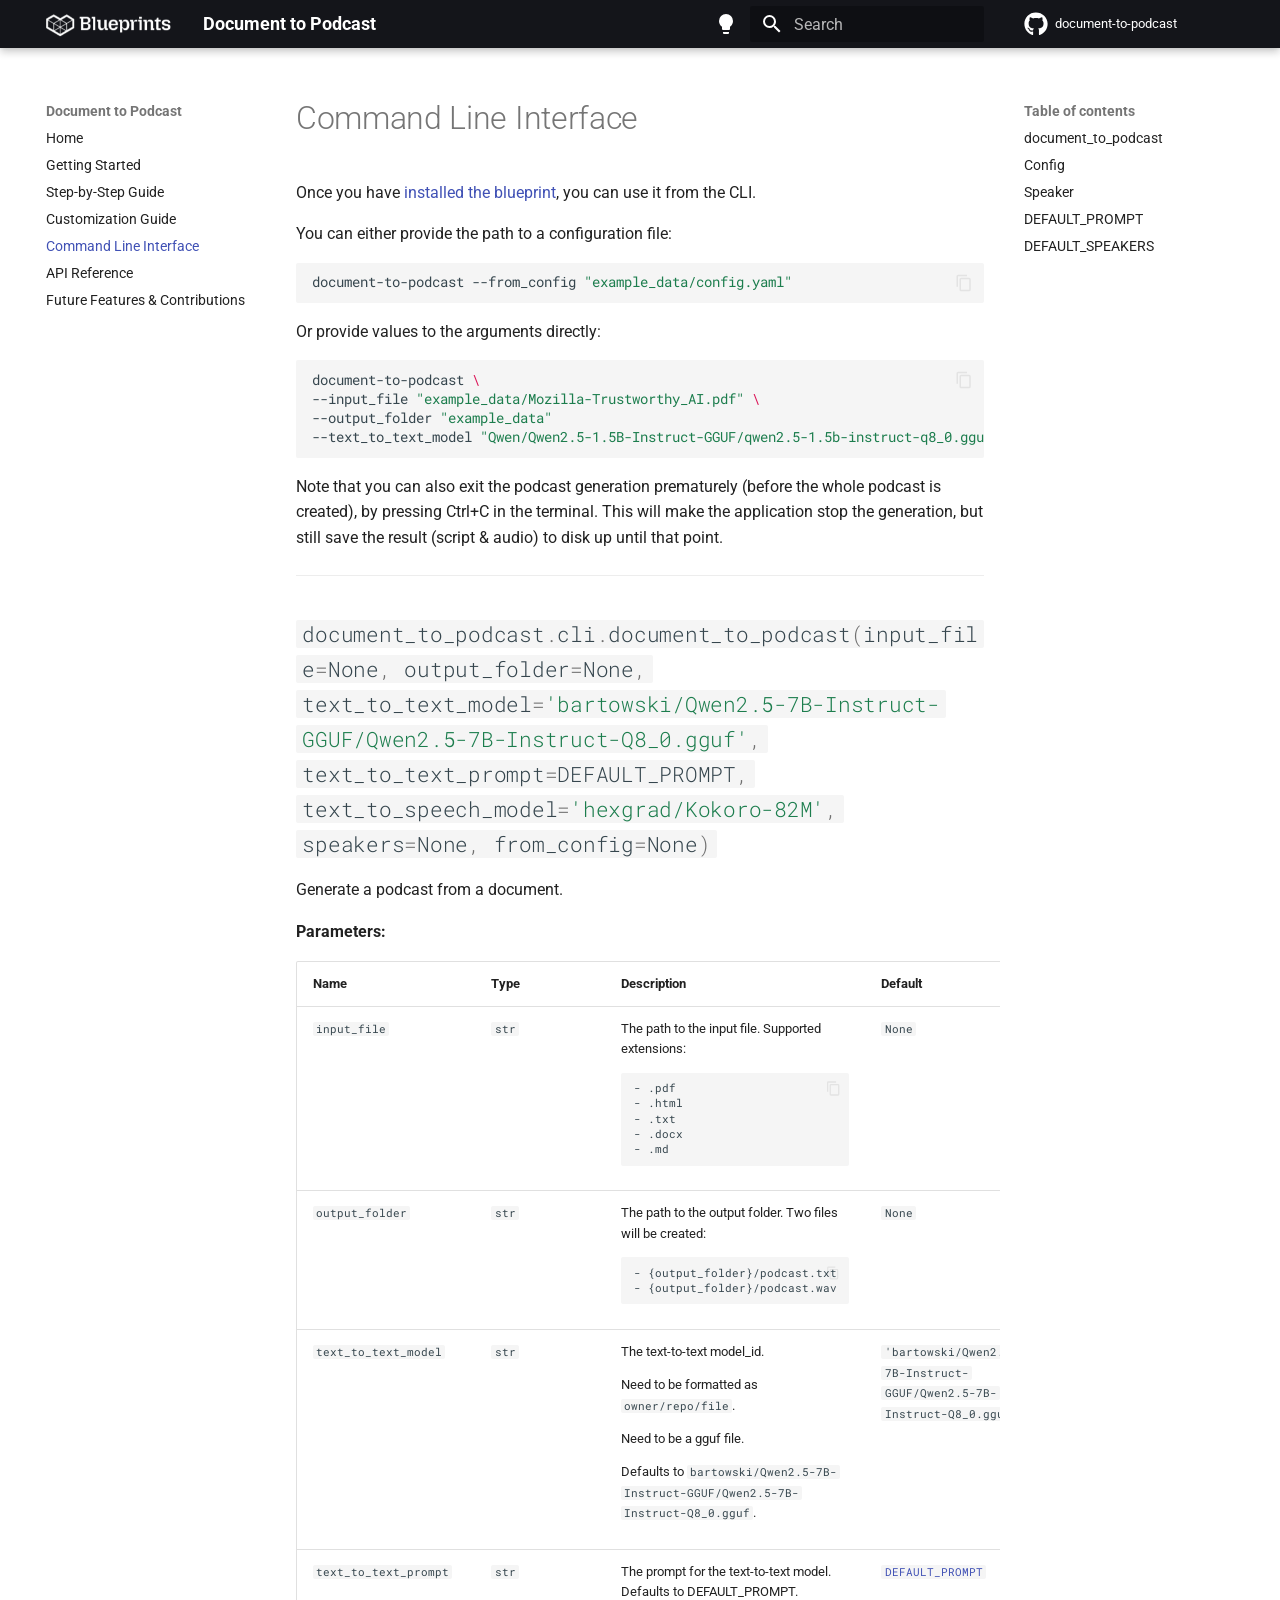
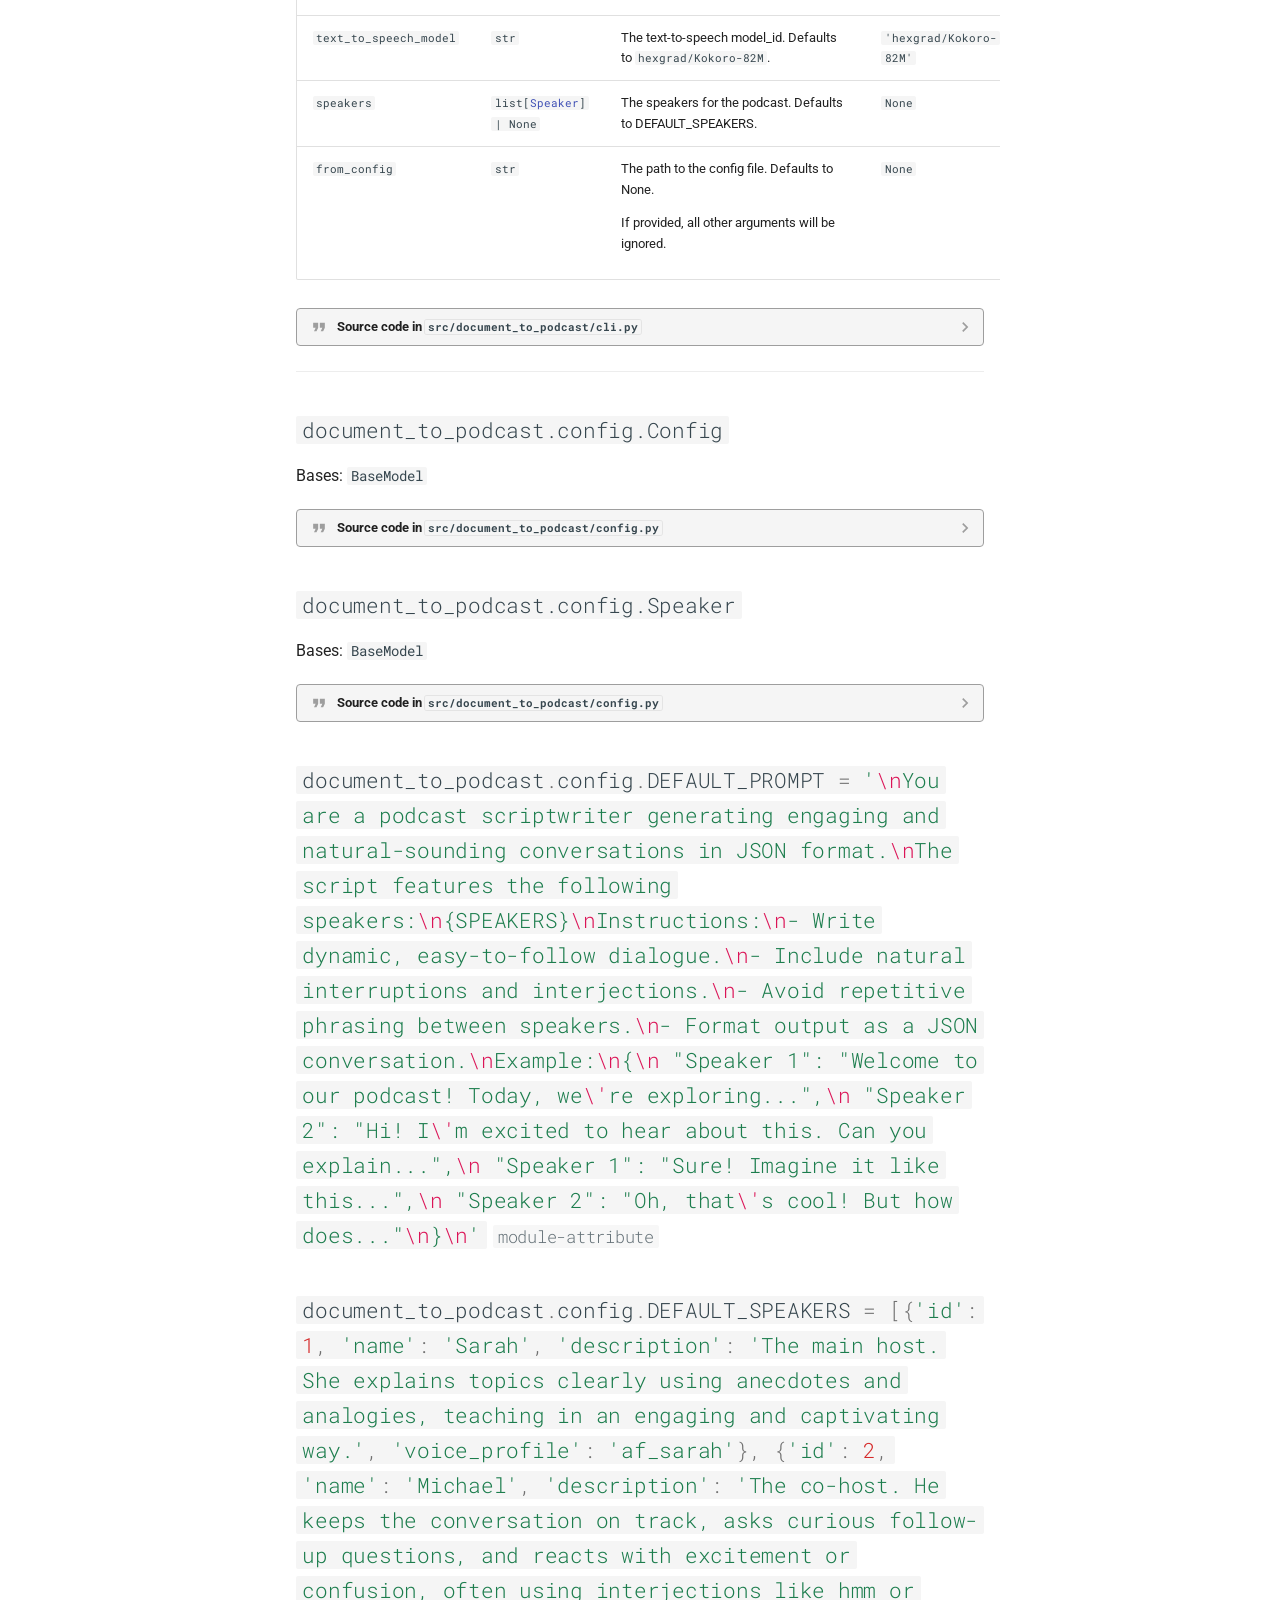
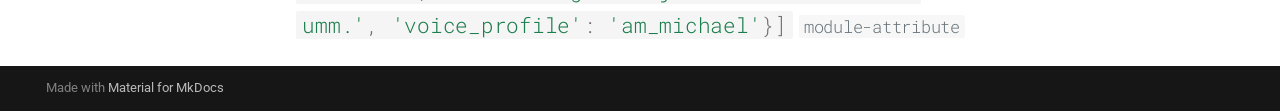
<file: cli/index.html>
<!doctype html>
<html lang="en" class="no-js">
  <head>
    
      <meta charset="utf-8">
      <meta name="viewport" content="width=device-width,initial-scale=1">
      
      
      
      
        <link rel="prev" href="../customization/">
      
      
        <link rel="next" href="../api/">
      
      
      <link rel="icon" href="../images/Blueprint-logo-black-flavicon.png">
      <meta name="generator" content="mkdocs-1.6.1, mkdocs-material-9.6.4">
    
    
      
        <title>Command Line Interface - Document to Podcast</title>
      
    
    
      <link rel="stylesheet" href="../assets/stylesheets/main.8608ea7d.min.css">
      
        
        <link rel="stylesheet" href="../assets/stylesheets/palette.06af60db.min.css">
      
      


    
    
      
    
    
      
        
        
        <link rel="preconnect" href="https://fonts.gstatic.com" crossorigin>
        <link rel="stylesheet" href="https://fonts.googleapis.com/css?family=Roboto:300,300i,400,400i,700,700i%7CRoboto+Mono:400,400i,700,700i&display=fallback">
        <style>:root{--md-text-font:"Roboto";--md-code-font:"Roboto Mono"}</style>
      
    
    
      <link rel="stylesheet" href="../assets/_mkdocstrings.css">
    
    <script>__md_scope=new URL("..",location),__md_hash=e=>[...e].reduce(((e,_)=>(e<<5)-e+_.charCodeAt(0)),0),__md_get=(e,_=localStorage,t=__md_scope)=>JSON.parse(_.getItem(t.pathname+"."+e)),__md_set=(e,_,t=localStorage,a=__md_scope)=>{try{t.setItem(a.pathname+"."+e,JSON.stringify(_))}catch(e){}}</script>
    
      

    
    
    
  </head>
  
  
    
    
      
    
    
    
    
    <body dir="ltr" data-md-color-scheme="default" data-md-color-primary="black" data-md-color-accent="indigo">
  
    
    <input class="md-toggle" data-md-toggle="drawer" type="checkbox" id="__drawer" autocomplete="off">
    <input class="md-toggle" data-md-toggle="search" type="checkbox" id="__search" autocomplete="off">
    <label class="md-overlay" for="__drawer"></label>
    <div data-md-component="skip">
      
        
        <a href="#command-line-interface" class="md-skip">
          Skip to content
        </a>
      
    </div>
    <div data-md-component="announce">
      
    </div>
    
    
      

  

<header class="md-header md-header--shadow" data-md-component="header">
  <nav class="md-header__inner md-grid" aria-label="Header">
    <a href=".." title="Document to Podcast" class="md-header__button md-logo" aria-label="Document to Podcast" data-md-component="logo">
      
  <img src="../images/Blueprint-logo-white.png" alt="logo">

    </a>
    <label class="md-header__button md-icon" for="__drawer">
      
      <svg xmlns="http://www.w3.org/2000/svg" viewBox="0 0 24 24"><path d="M3 6h18v2H3zm0 5h18v2H3zm0 5h18v2H3z"/></svg>
    </label>
    <div class="md-header__title" data-md-component="header-title">
      <div class="md-header__ellipsis">
        <div class="md-header__topic">
          <span class="md-ellipsis">
            Document to Podcast
          </span>
        </div>
        <div class="md-header__topic" data-md-component="header-topic">
          <span class="md-ellipsis">
            
              Command Line Interface
            
          </span>
        </div>
      </div>
    </div>
    
      
        <form class="md-header__option" data-md-component="palette">
  
    
    
    
    <input class="md-option" data-md-color-media="" data-md-color-scheme="default" data-md-color-primary="black" data-md-color-accent="indigo"  aria-label="Switch to dark mode"  type="radio" name="__palette" id="__palette_0">
    
      <label class="md-header__button md-icon" title="Switch to dark mode" for="__palette_1" hidden>
        <svg xmlns="http://www.w3.org/2000/svg" viewBox="0 0 24 24"><path d="M12 2a7 7 0 0 0-7 7c0 2.38 1.19 4.47 3 5.74V17a1 1 0 0 0 1 1h6a1 1 0 0 0 1-1v-2.26c1.81-1.27 3-3.36 3-5.74a7 7 0 0 0-7-7M9 21a1 1 0 0 0 1 1h4a1 1 0 0 0 1-1v-1H9z"/></svg>
      </label>
    
  
    
    
    
    <input class="md-option" data-md-color-media="" data-md-color-scheme="slate" data-md-color-primary="grey" data-md-color-accent="indigo"  aria-label="Switch to light mode"  type="radio" name="__palette" id="__palette_1">
    
      <label class="md-header__button md-icon" title="Switch to light mode" for="__palette_0" hidden>
        <svg xmlns="http://www.w3.org/2000/svg" viewBox="0 0 24 24"><path d="M12 2a7 7 0 0 1 7 7c0 2.38-1.19 4.47-3 5.74V17a1 1 0 0 1-1 1H9a1 1 0 0 1-1-1v-2.26C6.19 13.47 5 11.38 5 9a7 7 0 0 1 7-7M9 21v-1h6v1a1 1 0 0 1-1 1h-4a1 1 0 0 1-1-1m3-17a5 5 0 0 0-5 5c0 2.05 1.23 3.81 3 4.58V16h4v-2.42c1.77-.77 3-2.53 3-4.58a5 5 0 0 0-5-5"/></svg>
      </label>
    
  
</form>
      
    
    
      <script>var palette=__md_get("__palette");if(palette&&palette.color){if("(prefers-color-scheme)"===palette.color.media){var media=matchMedia("(prefers-color-scheme: light)"),input=document.querySelector(media.matches?"[data-md-color-media='(prefers-color-scheme: light)']":"[data-md-color-media='(prefers-color-scheme: dark)']");palette.color.media=input.getAttribute("data-md-color-media"),palette.color.scheme=input.getAttribute("data-md-color-scheme"),palette.color.primary=input.getAttribute("data-md-color-primary"),palette.color.accent=input.getAttribute("data-md-color-accent")}for(var[key,value]of Object.entries(palette.color))document.body.setAttribute("data-md-color-"+key,value)}</script>
    
    
    
      <label class="md-header__button md-icon" for="__search">
        
        <svg xmlns="http://www.w3.org/2000/svg" viewBox="0 0 24 24"><path d="M9.5 3A6.5 6.5 0 0 1 16 9.5c0 1.61-.59 3.09-1.56 4.23l.27.27h.79l5 5-1.5 1.5-5-5v-.79l-.27-.27A6.52 6.52 0 0 1 9.5 16 6.5 6.5 0 0 1 3 9.5 6.5 6.5 0 0 1 9.5 3m0 2C7 5 5 7 5 9.5S7 14 9.5 14 14 12 14 9.5 12 5 9.5 5"/></svg>
      </label>
      <div class="md-search" data-md-component="search" role="dialog">
  <label class="md-search__overlay" for="__search"></label>
  <div class="md-search__inner" role="search">
    <form class="md-search__form" name="search">
      <input type="text" class="md-search__input" name="query" aria-label="Search" placeholder="Search" autocapitalize="off" autocorrect="off" autocomplete="off" spellcheck="false" data-md-component="search-query" required>
      <label class="md-search__icon md-icon" for="__search">
        
        <svg xmlns="http://www.w3.org/2000/svg" viewBox="0 0 24 24"><path d="M9.5 3A6.5 6.5 0 0 1 16 9.5c0 1.61-.59 3.09-1.56 4.23l.27.27h.79l5 5-1.5 1.5-5-5v-.79l-.27-.27A6.52 6.52 0 0 1 9.5 16 6.5 6.5 0 0 1 3 9.5 6.5 6.5 0 0 1 9.5 3m0 2C7 5 5 7 5 9.5S7 14 9.5 14 14 12 14 9.5 12 5 9.5 5"/></svg>
        
        <svg xmlns="http://www.w3.org/2000/svg" viewBox="0 0 24 24"><path d="M20 11v2H8l5.5 5.5-1.42 1.42L4.16 12l7.92-7.92L13.5 5.5 8 11z"/></svg>
      </label>
      <nav class="md-search__options" aria-label="Search">
        
        <button type="reset" class="md-search__icon md-icon" title="Clear" aria-label="Clear" tabindex="-1">
          
          <svg xmlns="http://www.w3.org/2000/svg" viewBox="0 0 24 24"><path d="M19 6.41 17.59 5 12 10.59 6.41 5 5 6.41 10.59 12 5 17.59 6.41 19 12 13.41 17.59 19 19 17.59 13.41 12z"/></svg>
        </button>
      </nav>
      
    </form>
    <div class="md-search__output">
      <div class="md-search__scrollwrap" tabindex="0" data-md-scrollfix>
        <div class="md-search-result" data-md-component="search-result">
          <div class="md-search-result__meta">
            Initializing search
          </div>
          <ol class="md-search-result__list" role="presentation"></ol>
        </div>
      </div>
    </div>
  </div>
</div>
    
    
      <div class="md-header__source">
        <a href="https://github.com/mozilla-ai/document-to-podcast" title="Go to repository" class="md-source" data-md-component="source">
  <div class="md-source__icon md-icon">
    
    <svg xmlns="http://www.w3.org/2000/svg" viewBox="0 0 496 512"><!--! Font Awesome Free 6.7.2 by @fontawesome - https://fontawesome.com License - https://fontawesome.com/license/free (Icons: CC BY 4.0, Fonts: SIL OFL 1.1, Code: MIT License) Copyright 2024 Fonticons, Inc.--><path d="M165.9 397.4c0 2-2.3 3.6-5.2 3.6-3.3.3-5.6-1.3-5.6-3.6 0-2 2.3-3.6 5.2-3.6 3-.3 5.6 1.3 5.6 3.6m-31.1-4.5c-.7 2 1.3 4.3 4.3 4.9 2.6 1 5.6 0 6.2-2s-1.3-4.3-4.3-5.2c-2.6-.7-5.5.3-6.2 2.3m44.2-1.7c-2.9.7-4.9 2.6-4.6 4.9.3 2 2.9 3.3 5.9 2.6 2.9-.7 4.9-2.6 4.6-4.6-.3-1.9-3-3.2-5.9-2.9M244.8 8C106.1 8 0 113.3 0 252c0 110.9 69.8 205.8 169.5 239.2 12.8 2.3 17.3-5.6 17.3-12.1 0-6.2-.3-40.4-.3-61.4 0 0-70 15-84.7-29.8 0 0-11.4-29.1-27.8-36.6 0 0-22.9-15.7 1.6-15.4 0 0 24.9 2 38.6 25.8 21.9 38.6 58.6 27.5 72.9 20.9 2.3-16 8.8-27.1 16-33.7-55.9-6.2-112.3-14.3-112.3-110.5 0-27.5 7.6-41.3 23.6-58.9-2.6-6.5-11.1-33.3 2.6-67.9 20.9-6.5 69 27 69 27 20-5.6 41.5-8.5 62.8-8.5s42.8 2.9 62.8 8.5c0 0 48.1-33.6 69-27 13.7 34.7 5.2 61.4 2.6 67.9 16 17.7 25.8 31.5 25.8 58.9 0 96.5-58.9 104.2-114.8 110.5 9.2 7.9 17 22.9 17 46.4 0 33.7-.3 75.4-.3 83.6 0 6.5 4.6 14.4 17.3 12.1C428.2 457.8 496 362.9 496 252 496 113.3 383.5 8 244.8 8M97.2 352.9c-1.3 1-1 3.3.7 5.2 1.6 1.6 3.9 2.3 5.2 1 1.3-1 1-3.3-.7-5.2-1.6-1.6-3.9-2.3-5.2-1m-10.8-8.1c-.7 1.3.3 2.9 2.3 3.9 1.6 1 3.6.7 4.3-.7.7-1.3-.3-2.9-2.3-3.9-2-.6-3.6-.3-4.3.7m32.4 35.6c-1.6 1.3-1 4.3 1.3 6.2 2.3 2.3 5.2 2.6 6.5 1 1.3-1.3.7-4.3-1.3-6.2-2.2-2.3-5.2-2.6-6.5-1m-11.4-14.7c-1.6 1-1.6 3.6 0 5.9s4.3 3.3 5.6 2.3c1.6-1.3 1.6-3.9 0-6.2-1.4-2.3-4-3.3-5.6-2"/></svg>
  </div>
  <div class="md-source__repository">
    document-to-podcast
  </div>
</a>
      </div>
    
  </nav>
  
</header>
    
    <div class="md-container" data-md-component="container">
      
      
        
          
        
      
      <main class="md-main" data-md-component="main">
        <div class="md-main__inner md-grid">
          
            
              
              <div class="md-sidebar md-sidebar--primary" data-md-component="sidebar" data-md-type="navigation" >
                <div class="md-sidebar__scrollwrap">
                  <div class="md-sidebar__inner">
                    



<nav class="md-nav md-nav--primary" aria-label="Navigation" data-md-level="0">
  <label class="md-nav__title" for="__drawer">
    <a href=".." title="Document to Podcast" class="md-nav__button md-logo" aria-label="Document to Podcast" data-md-component="logo">
      
  <img src="../images/Blueprint-logo-white.png" alt="logo">

    </a>
    Document to Podcast
  </label>
  
    <div class="md-nav__source">
      <a href="https://github.com/mozilla-ai/document-to-podcast" title="Go to repository" class="md-source" data-md-component="source">
  <div class="md-source__icon md-icon">
    
    <svg xmlns="http://www.w3.org/2000/svg" viewBox="0 0 496 512"><!--! Font Awesome Free 6.7.2 by @fontawesome - https://fontawesome.com License - https://fontawesome.com/license/free (Icons: CC BY 4.0, Fonts: SIL OFL 1.1, Code: MIT License) Copyright 2024 Fonticons, Inc.--><path d="M165.9 397.4c0 2-2.3 3.6-5.2 3.6-3.3.3-5.6-1.3-5.6-3.6 0-2 2.3-3.6 5.2-3.6 3-.3 5.6 1.3 5.6 3.6m-31.1-4.5c-.7 2 1.3 4.3 4.3 4.9 2.6 1 5.6 0 6.2-2s-1.3-4.3-4.3-5.2c-2.6-.7-5.5.3-6.2 2.3m44.2-1.7c-2.9.7-4.9 2.6-4.6 4.9.3 2 2.9 3.3 5.9 2.6 2.9-.7 4.9-2.6 4.6-4.6-.3-1.9-3-3.2-5.9-2.9M244.8 8C106.1 8 0 113.3 0 252c0 110.9 69.8 205.8 169.5 239.2 12.8 2.3 17.3-5.6 17.3-12.1 0-6.2-.3-40.4-.3-61.4 0 0-70 15-84.7-29.8 0 0-11.4-29.1-27.8-36.6 0 0-22.9-15.7 1.6-15.4 0 0 24.9 2 38.6 25.8 21.9 38.6 58.6 27.5 72.9 20.9 2.3-16 8.8-27.1 16-33.7-55.9-6.2-112.3-14.3-112.3-110.5 0-27.5 7.6-41.3 23.6-58.9-2.6-6.5-11.1-33.3 2.6-67.9 20.9-6.5 69 27 69 27 20-5.6 41.5-8.5 62.8-8.5s42.8 2.9 62.8 8.5c0 0 48.1-33.6 69-27 13.7 34.7 5.2 61.4 2.6 67.9 16 17.7 25.8 31.5 25.8 58.9 0 96.5-58.9 104.2-114.8 110.5 9.2 7.9 17 22.9 17 46.4 0 33.7-.3 75.4-.3 83.6 0 6.5 4.6 14.4 17.3 12.1C428.2 457.8 496 362.9 496 252 496 113.3 383.5 8 244.8 8M97.2 352.9c-1.3 1-1 3.3.7 5.2 1.6 1.6 3.9 2.3 5.2 1 1.3-1 1-3.3-.7-5.2-1.6-1.6-3.9-2.3-5.2-1m-10.8-8.1c-.7 1.3.3 2.9 2.3 3.9 1.6 1 3.6.7 4.3-.7.7-1.3-.3-2.9-2.3-3.9-2-.6-3.6-.3-4.3.7m32.4 35.6c-1.6 1.3-1 4.3 1.3 6.2 2.3 2.3 5.2 2.6 6.5 1 1.3-1.3.7-4.3-1.3-6.2-2.2-2.3-5.2-2.6-6.5-1m-11.4-14.7c-1.6 1-1.6 3.6 0 5.9s4.3 3.3 5.6 2.3c1.6-1.3 1.6-3.9 0-6.2-1.4-2.3-4-3.3-5.6-2"/></svg>
  </div>
  <div class="md-source__repository">
    document-to-podcast
  </div>
</a>
    </div>
  
  <ul class="md-nav__list" data-md-scrollfix>
    
      
      
  
  
  
  
    <li class="md-nav__item">
      <a href=".." class="md-nav__link">
        
  
  <span class="md-ellipsis">
    Home
    
  </span>
  

      </a>
    </li>
  

    
      
      
  
  
  
  
    <li class="md-nav__item">
      <a href="../getting-started/" class="md-nav__link">
        
  
  <span class="md-ellipsis">
    Getting Started
    
  </span>
  

      </a>
    </li>
  

    
      
      
  
  
  
  
    <li class="md-nav__item">
      <a href="../step-by-step-guide/" class="md-nav__link">
        
  
  <span class="md-ellipsis">
    Step-by-Step Guide
    
  </span>
  

      </a>
    </li>
  

    
      
      
  
  
  
  
    <li class="md-nav__item">
      <a href="../customization/" class="md-nav__link">
        
  
  <span class="md-ellipsis">
    Customization Guide
    
  </span>
  

      </a>
    </li>
  

    
      
      
  
  
    
  
  
  
    <li class="md-nav__item md-nav__item--active">
      
      <input class="md-nav__toggle md-toggle" type="checkbox" id="__toc">
      
      
        
      
      
        <label class="md-nav__link md-nav__link--active" for="__toc">
          
  
  <span class="md-ellipsis">
    Command Line Interface
    
  </span>
  

          <span class="md-nav__icon md-icon"></span>
        </label>
      
      <a href="./" class="md-nav__link md-nav__link--active">
        
  
  <span class="md-ellipsis">
    Command Line Interface
    
  </span>
  

      </a>
      
        

<nav class="md-nav md-nav--secondary" aria-label="Table of contents">
  
  
  
    
  
  
    <label class="md-nav__title" for="__toc">
      <span class="md-nav__icon md-icon"></span>
      Table of contents
    </label>
    <ul class="md-nav__list" data-md-component="toc" data-md-scrollfix>
      
        <li class="md-nav__item">
  <a href="#document_to_podcast.cli.document_to_podcast" class="md-nav__link">
    <span class="md-ellipsis">
      document_to_podcast
    </span>
  </a>
  
</li>
      
        <li class="md-nav__item">
  <a href="#document_to_podcast.config.Config" class="md-nav__link">
    <span class="md-ellipsis">
      Config
    </span>
  </a>
  
</li>
      
        <li class="md-nav__item">
  <a href="#document_to_podcast.config.Speaker" class="md-nav__link">
    <span class="md-ellipsis">
      Speaker
    </span>
  </a>
  
</li>
      
        <li class="md-nav__item">
  <a href="#document_to_podcast.config.DEFAULT_PROMPT" class="md-nav__link">
    <span class="md-ellipsis">
      DEFAULT_PROMPT
    </span>
  </a>
  
</li>
      
        <li class="md-nav__item">
  <a href="#document_to_podcast.config.DEFAULT_SPEAKERS" class="md-nav__link">
    <span class="md-ellipsis">
      DEFAULT_SPEAKERS
    </span>
  </a>
  
</li>
      
    </ul>
  
</nav>
      
    </li>
  

    
      
      
  
  
  
  
    <li class="md-nav__item">
      <a href="../api/" class="md-nav__link">
        
  
  <span class="md-ellipsis">
    API Reference
    
  </span>
  

      </a>
    </li>
  

    
      
      
  
  
  
  
    <li class="md-nav__item">
      <a href="../future-features-contributions/" class="md-nav__link">
        
  
  <span class="md-ellipsis">
    Future Features & Contributions
    
  </span>
  

      </a>
    </li>
  

    
  </ul>
</nav>
                  </div>
                </div>
              </div>
            
            
              
              <div class="md-sidebar md-sidebar--secondary" data-md-component="sidebar" data-md-type="toc" >
                <div class="md-sidebar__scrollwrap">
                  <div class="md-sidebar__inner">
                    

<nav class="md-nav md-nav--secondary" aria-label="Table of contents">
  
  
  
    
  
  
    <label class="md-nav__title" for="__toc">
      <span class="md-nav__icon md-icon"></span>
      Table of contents
    </label>
    <ul class="md-nav__list" data-md-component="toc" data-md-scrollfix>
      
        <li class="md-nav__item">
  <a href="#document_to_podcast.cli.document_to_podcast" class="md-nav__link">
    <span class="md-ellipsis">
      document_to_podcast
    </span>
  </a>
  
</li>
      
        <li class="md-nav__item">
  <a href="#document_to_podcast.config.Config" class="md-nav__link">
    <span class="md-ellipsis">
      Config
    </span>
  </a>
  
</li>
      
        <li class="md-nav__item">
  <a href="#document_to_podcast.config.Speaker" class="md-nav__link">
    <span class="md-ellipsis">
      Speaker
    </span>
  </a>
  
</li>
      
        <li class="md-nav__item">
  <a href="#document_to_podcast.config.DEFAULT_PROMPT" class="md-nav__link">
    <span class="md-ellipsis">
      DEFAULT_PROMPT
    </span>
  </a>
  
</li>
      
        <li class="md-nav__item">
  <a href="#document_to_podcast.config.DEFAULT_SPEAKERS" class="md-nav__link">
    <span class="md-ellipsis">
      DEFAULT_SPEAKERS
    </span>
  </a>
  
</li>
      
    </ul>
  
</nav>
                  </div>
                </div>
              </div>
            
          
          
            <div class="md-content" data-md-component="content">
              <article class="md-content__inner md-typeset">
                
                  


  
  


<h1 id="command-line-interface">Command Line Interface</h1>
<p>Once you have <a href="../getting-started/">installed the blueprint</a>, you can use it from the CLI.</p>
<p>You can either provide the path to a configuration file:</p>
<div class="language-bash highlight"><pre><span></span><code><span id="__span-0-1"><a id="__codelineno-0-1" name="__codelineno-0-1" href="#__codelineno-0-1"></a>document-to-podcast<span class="w"> </span>--from_config<span class="w"> </span><span class="s2">&quot;example_data/config.yaml&quot;</span>
</span></code></pre></div>
<p>Or provide values to the arguments directly:</p>
<div class="language-bash highlight"><pre><span></span><code><span id="__span-1-1"><a id="__codelineno-1-1" name="__codelineno-1-1" href="#__codelineno-1-1"></a>document-to-podcast<span class="w"> </span><span class="se">\</span>
</span><span id="__span-1-2"><a id="__codelineno-1-2" name="__codelineno-1-2" href="#__codelineno-1-2"></a>--input_file<span class="w"> </span><span class="s2">&quot;example_data/Mozilla-Trustworthy_AI.pdf&quot;</span><span class="w"> </span><span class="se">\</span>
</span><span id="__span-1-3"><a id="__codelineno-1-3" name="__codelineno-1-3" href="#__codelineno-1-3"></a>--output_folder<span class="w"> </span><span class="s2">&quot;example_data&quot;</span>
</span><span id="__span-1-4"><a id="__codelineno-1-4" name="__codelineno-1-4" href="#__codelineno-1-4"></a>--text_to_text_model<span class="w"> </span><span class="s2">&quot;Qwen/Qwen2.5-1.5B-Instruct-GGUF/qwen2.5-1.5b-instruct-q8_0.gguf&quot;</span>
</span></code></pre></div>
<p>Note that you can also exit the podcast generation prematurely (before the whole podcast is created), by pressing Ctrl+C in the terminal. This will make the application stop the generation, but still save the result (script &amp; audio) to disk up until that point.</p>
<hr />


<div class="doc doc-object doc-function">


<h2 id="document_to_podcast.cli.document_to_podcast" class="doc doc-heading">
            <code class="highlight language-python"><span class="n">document_to_podcast</span><span class="o">.</span><span class="n">cli</span><span class="o">.</span><span class="n">document_to_podcast</span><span class="p">(</span><span class="n">input_file</span><span class="o">=</span><span class="kc">None</span><span class="p">,</span> <span class="n">output_folder</span><span class="o">=</span><span class="kc">None</span><span class="p">,</span> <span class="n">text_to_text_model</span><span class="o">=</span><span class="s1">&#39;bartowski/Qwen2.5-7B-Instruct-GGUF/Qwen2.5-7B-Instruct-Q8_0.gguf&#39;</span><span class="p">,</span> <span class="n">text_to_text_prompt</span><span class="o">=</span><span class="n">DEFAULT_PROMPT</span><span class="p">,</span> <span class="n">text_to_speech_model</span><span class="o">=</span><span class="s1">&#39;hexgrad/Kokoro-82M&#39;</span><span class="p">,</span> <span class="n">speakers</span><span class="o">=</span><span class="kc">None</span><span class="p">,</span> <span class="n">from_config</span><span class="o">=</span><span class="kc">None</span><span class="p">)</span></code>

</h2>


    <div class="doc doc-contents first">

        <p>Generate a podcast from a document.</p>


<p><span class="doc-section-title">Parameters:</span></p>
    <table>
      <thead>
        <tr>
          <th>Name</th>
          <th>Type</th>
          <th>Description</th>
          <th>Default</th>
        </tr>
      </thead>
      <tbody>
          <tr class="doc-section-item">
            <td>
                <code>input_file</code>
            </td>
            <td>
                  <code>str</code>
            </td>
            <td>
              <div class="doc-md-description">
                <p>The path to the input file.
Supported extensions:</p>
<div class="language-text highlight"><pre><span></span><code>- .pdf
- .html
- .txt
- .docx
- .md
</code></pre></div>
              </div>
            </td>
            <td>
                  <code>None</code>
            </td>
          </tr>
          <tr class="doc-section-item">
            <td>
                <code>output_folder</code>
            </td>
            <td>
                  <code>str</code>
            </td>
            <td>
              <div class="doc-md-description">
                <p>The path to the output folder.
Two files will be created:</p>
<div class="language-text highlight"><pre><span></span><code>- {output_folder}/podcast.txt
- {output_folder}/podcast.wav
</code></pre></div>
              </div>
            </td>
            <td>
                  <code>None</code>
            </td>
          </tr>
          <tr class="doc-section-item">
            <td>
                <code>text_to_text_model</code>
            </td>
            <td>
                  <code>str</code>
            </td>
            <td>
              <div class="doc-md-description">
                <p>The text-to-text model_id.</p>
<p>Need to be formatted as <code>owner/repo/file</code>.</p>
<p>Need to be a gguf file.</p>
<p>Defaults to <code>bartowski/Qwen2.5-7B-Instruct-GGUF/Qwen2.5-7B-Instruct-Q8_0.gguf</code>.</p>
              </div>
            </td>
            <td>
                  <code>&#39;bartowski/Qwen2.5-7B-Instruct-GGUF/Qwen2.5-7B-Instruct-Q8_0.gguf&#39;</code>
            </td>
          </tr>
          <tr class="doc-section-item">
            <td>
                <code>text_to_text_prompt</code>
            </td>
            <td>
                  <code>str</code>
            </td>
            <td>
              <div class="doc-md-description">
                <p>The prompt for the text-to-text model.
Defaults to DEFAULT_PROMPT.</p>
              </div>
            </td>
            <td>
                  <code><a class="autorefs autorefs-internal" title="document_to_podcast.config.DEFAULT_PROMPT" href="#document_to_podcast.config.DEFAULT_PROMPT">DEFAULT_PROMPT</a></code>
            </td>
          </tr>
          <tr class="doc-section-item">
            <td>
                <code>text_to_speech_model</code>
            </td>
            <td>
                  <code>str</code>
            </td>
            <td>
              <div class="doc-md-description">
                <p>The text-to-speech model_id.
Defaults to <code>hexgrad/Kokoro-82M</code>.</p>
              </div>
            </td>
            <td>
                  <code>&#39;hexgrad/Kokoro-82M&#39;</code>
            </td>
          </tr>
          <tr class="doc-section-item">
            <td>
                <code>speakers</code>
            </td>
            <td>
                  <code>list[<a class="autorefs autorefs-internal" title="document_to_podcast.config.Speaker" href="#document_to_podcast.config.Speaker">Speaker</a>] | None</code>
            </td>
            <td>
              <div class="doc-md-description">
                <p>The speakers for the podcast.
Defaults to DEFAULT_SPEAKERS.</p>
              </div>
            </td>
            <td>
                  <code>None</code>
            </td>
          </tr>
          <tr class="doc-section-item">
            <td>
                <code>from_config</code>
            </td>
            <td>
                  <code>str</code>
            </td>
            <td>
              <div class="doc-md-description">
                <p>The path to the config file. Defaults to None.</p>
<p>If provided, all other arguments will be ignored.</p>
              </div>
            </td>
            <td>
                  <code>None</code>
            </td>
          </tr>
      </tbody>
    </table>

            <details class="quote">
              <summary>Source code in <code>src/document_to_podcast/cli.py</code></summary>
              <div class="language-python highlight"><table class="highlighttable"><tr><td class="linenos"><div class="linenodiv"><pre><span></span><span class="normal"><a href="#__codelineno-0-25"> 25</a></span>
<span class="normal"><a href="#__codelineno-0-26"> 26</a></span>
<span class="normal"><a href="#__codelineno-0-27"> 27</a></span>
<span class="normal"><a href="#__codelineno-0-28"> 28</a></span>
<span class="normal"><a href="#__codelineno-0-29"> 29</a></span>
<span class="normal"><a href="#__codelineno-0-30"> 30</a></span>
<span class="normal"><a href="#__codelineno-0-31"> 31</a></span>
<span class="normal"><a href="#__codelineno-0-32"> 32</a></span>
<span class="normal"><a href="#__codelineno-0-33"> 33</a></span>
<span class="normal"><a href="#__codelineno-0-34"> 34</a></span>
<span class="normal"><a href="#__codelineno-0-35"> 35</a></span>
<span class="normal"><a href="#__codelineno-0-36"> 36</a></span>
<span class="normal"><a href="#__codelineno-0-37"> 37</a></span>
<span class="normal"><a href="#__codelineno-0-38"> 38</a></span>
<span class="normal"><a href="#__codelineno-0-39"> 39</a></span>
<span class="normal"><a href="#__codelineno-0-40"> 40</a></span>
<span class="normal"><a href="#__codelineno-0-41"> 41</a></span>
<span class="normal"><a href="#__codelineno-0-42"> 42</a></span>
<span class="normal"><a href="#__codelineno-0-43"> 43</a></span>
<span class="normal"><a href="#__codelineno-0-44"> 44</a></span>
<span class="normal"><a href="#__codelineno-0-45"> 45</a></span>
<span class="normal"><a href="#__codelineno-0-46"> 46</a></span>
<span class="normal"><a href="#__codelineno-0-47"> 47</a></span>
<span class="normal"><a href="#__codelineno-0-48"> 48</a></span>
<span class="normal"><a href="#__codelineno-0-49"> 49</a></span>
<span class="normal"><a href="#__codelineno-0-50"> 50</a></span>
<span class="normal"><a href="#__codelineno-0-51"> 51</a></span>
<span class="normal"><a href="#__codelineno-0-52"> 52</a></span>
<span class="normal"><a href="#__codelineno-0-53"> 53</a></span>
<span class="normal"><a href="#__codelineno-0-54"> 54</a></span>
<span class="normal"><a href="#__codelineno-0-55"> 55</a></span>
<span class="normal"><a href="#__codelineno-0-56"> 56</a></span>
<span class="normal"><a href="#__codelineno-0-57"> 57</a></span>
<span class="normal"><a href="#__codelineno-0-58"> 58</a></span>
<span class="normal"><a href="#__codelineno-0-59"> 59</a></span>
<span class="normal"><a href="#__codelineno-0-60"> 60</a></span>
<span class="normal"><a href="#__codelineno-0-61"> 61</a></span>
<span class="normal"><a href="#__codelineno-0-62"> 62</a></span>
<span class="normal"><a href="#__codelineno-0-63"> 63</a></span>
<span class="normal"><a href="#__codelineno-0-64"> 64</a></span>
<span class="normal"><a href="#__codelineno-0-65"> 65</a></span>
<span class="normal"><a href="#__codelineno-0-66"> 66</a></span>
<span class="normal"><a href="#__codelineno-0-67"> 67</a></span>
<span class="normal"><a href="#__codelineno-0-68"> 68</a></span>
<span class="normal"><a href="#__codelineno-0-69"> 69</a></span>
<span class="normal"><a href="#__codelineno-0-70"> 70</a></span>
<span class="normal"><a href="#__codelineno-0-71"> 71</a></span>
<span class="normal"><a href="#__codelineno-0-72"> 72</a></span>
<span class="normal"><a href="#__codelineno-0-73"> 73</a></span>
<span class="normal"><a href="#__codelineno-0-74"> 74</a></span>
<span class="normal"><a href="#__codelineno-0-75"> 75</a></span>
<span class="normal"><a href="#__codelineno-0-76"> 76</a></span>
<span class="normal"><a href="#__codelineno-0-77"> 77</a></span>
<span class="normal"><a href="#__codelineno-0-78"> 78</a></span>
<span class="normal"><a href="#__codelineno-0-79"> 79</a></span>
<span class="normal"><a href="#__codelineno-0-80"> 80</a></span>
<span class="normal"><a href="#__codelineno-0-81"> 81</a></span>
<span class="normal"><a href="#__codelineno-0-82"> 82</a></span>
<span class="normal"><a href="#__codelineno-0-83"> 83</a></span>
<span class="normal"><a href="#__codelineno-0-84"> 84</a></span>
<span class="normal"><a href="#__codelineno-0-85"> 85</a></span>
<span class="normal"><a href="#__codelineno-0-86"> 86</a></span>
<span class="normal"><a href="#__codelineno-0-87"> 87</a></span>
<span class="normal"><a href="#__codelineno-0-88"> 88</a></span>
<span class="normal"><a href="#__codelineno-0-89"> 89</a></span>
<span class="normal"><a href="#__codelineno-0-90"> 90</a></span>
<span class="normal"><a href="#__codelineno-0-91"> 91</a></span>
<span class="normal"><a href="#__codelineno-0-92"> 92</a></span>
<span class="normal"><a href="#__codelineno-0-93"> 93</a></span>
<span class="normal"><a href="#__codelineno-0-94"> 94</a></span>
<span class="normal"><a href="#__codelineno-0-95"> 95</a></span>
<span class="normal"><a href="#__codelineno-0-96"> 96</a></span>
<span class="normal"><a href="#__codelineno-0-97"> 97</a></span>
<span class="normal"><a href="#__codelineno-0-98"> 98</a></span>
<span class="normal"><a href="#__codelineno-0-99"> 99</a></span>
<span class="normal"><a href="#__codelineno-0-100">100</a></span>
<span class="normal"><a href="#__codelineno-0-101">101</a></span>
<span class="normal"><a href="#__codelineno-0-102">102</a></span>
<span class="normal"><a href="#__codelineno-0-103">103</a></span>
<span class="normal"><a href="#__codelineno-0-104">104</a></span>
<span class="normal"><a href="#__codelineno-0-105">105</a></span>
<span class="normal"><a href="#__codelineno-0-106">106</a></span>
<span class="normal"><a href="#__codelineno-0-107">107</a></span>
<span class="normal"><a href="#__codelineno-0-108">108</a></span>
<span class="normal"><a href="#__codelineno-0-109">109</a></span>
<span class="normal"><a href="#__codelineno-0-110">110</a></span>
<span class="normal"><a href="#__codelineno-0-111">111</a></span>
<span class="normal"><a href="#__codelineno-0-112">112</a></span>
<span class="normal"><a href="#__codelineno-0-113">113</a></span>
<span class="normal"><a href="#__codelineno-0-114">114</a></span>
<span class="normal"><a href="#__codelineno-0-115">115</a></span>
<span class="normal"><a href="#__codelineno-0-116">116</a></span>
<span class="normal"><a href="#__codelineno-0-117">117</a></span>
<span class="normal"><a href="#__codelineno-0-118">118</a></span>
<span class="normal"><a href="#__codelineno-0-119">119</a></span>
<span class="normal"><a href="#__codelineno-0-120">120</a></span>
<span class="normal"><a href="#__codelineno-0-121">121</a></span>
<span class="normal"><a href="#__codelineno-0-122">122</a></span>
<span class="normal"><a href="#__codelineno-0-123">123</a></span>
<span class="normal"><a href="#__codelineno-0-124">124</a></span>
<span class="normal"><a href="#__codelineno-0-125">125</a></span>
<span class="normal"><a href="#__codelineno-0-126">126</a></span>
<span class="normal"><a href="#__codelineno-0-127">127</a></span>
<span class="normal"><a href="#__codelineno-0-128">128</a></span>
<span class="normal"><a href="#__codelineno-0-129">129</a></span>
<span class="normal"><a href="#__codelineno-0-130">130</a></span>
<span class="normal"><a href="#__codelineno-0-131">131</a></span>
<span class="normal"><a href="#__codelineno-0-132">132</a></span>
<span class="normal"><a href="#__codelineno-0-133">133</a></span>
<span class="normal"><a href="#__codelineno-0-134">134</a></span>
<span class="normal"><a href="#__codelineno-0-135">135</a></span>
<span class="normal"><a href="#__codelineno-0-136">136</a></span>
<span class="normal"><a href="#__codelineno-0-137">137</a></span>
<span class="normal"><a href="#__codelineno-0-138">138</a></span>
<span class="normal"><a href="#__codelineno-0-139">139</a></span>
<span class="normal"><a href="#__codelineno-0-140">140</a></span>
<span class="normal"><a href="#__codelineno-0-141">141</a></span>
<span class="normal"><a href="#__codelineno-0-142">142</a></span>
<span class="normal"><a href="#__codelineno-0-143">143</a></span>
<span class="normal"><a href="#__codelineno-0-144">144</a></span>
<span class="normal"><a href="#__codelineno-0-145">145</a></span>
<span class="normal"><a href="#__codelineno-0-146">146</a></span>
<span class="normal"><a href="#__codelineno-0-147">147</a></span>
<span class="normal"><a href="#__codelineno-0-148">148</a></span>
<span class="normal"><a href="#__codelineno-0-149">149</a></span>
<span class="normal"><a href="#__codelineno-0-150">150</a></span>
<span class="normal"><a href="#__codelineno-0-151">151</a></span>
<span class="normal"><a href="#__codelineno-0-152">152</a></span>
<span class="normal"><a href="#__codelineno-0-153">153</a></span>
<span class="normal"><a href="#__codelineno-0-154">154</a></span>
<span class="normal"><a href="#__codelineno-0-155">155</a></span>
<span class="normal"><a href="#__codelineno-0-156">156</a></span>
<span class="normal"><a href="#__codelineno-0-157">157</a></span>
<span class="normal"><a href="#__codelineno-0-158">158</a></span>
<span class="normal"><a href="#__codelineno-0-159">159</a></span>
<span class="normal"><a href="#__codelineno-0-160">160</a></span>
<span class="normal"><a href="#__codelineno-0-161">161</a></span>
<span class="normal"><a href="#__codelineno-0-162">162</a></span>
<span class="normal"><a href="#__codelineno-0-163">163</a></span>
<span class="normal"><a href="#__codelineno-0-164">164</a></span>
<span class="normal"><a href="#__codelineno-0-165">165</a></span>
<span class="normal"><a href="#__codelineno-0-166">166</a></span>
<span class="normal"><a href="#__codelineno-0-167">167</a></span>
<span class="normal"><a href="#__codelineno-0-168">168</a></span>
<span class="normal"><a href="#__codelineno-0-169">169</a></span></pre></div></td><td class="code"><div><pre><span></span><code><span id="__span-0-25"><a id="__codelineno-0-25" name="__codelineno-0-25"></a><span class="nd">@logger</span><span class="o">.</span><span class="n">catch</span><span class="p">(</span><span class="n">reraise</span><span class="o">=</span><span class="kc">True</span><span class="p">)</span>
</span><span id="__span-0-26"><a id="__codelineno-0-26" name="__codelineno-0-26"></a><span class="k">def</span><span class="w"> </span><span class="nf">document_to_podcast</span><span class="p">(</span>
</span><span id="__span-0-27"><a id="__codelineno-0-27" name="__codelineno-0-27"></a>    <span class="n">input_file</span><span class="p">:</span> <span class="nb">str</span> <span class="o">|</span> <span class="kc">None</span> <span class="o">=</span> <span class="kc">None</span><span class="p">,</span>
</span><span id="__span-0-28"><a id="__codelineno-0-28" name="__codelineno-0-28"></a>    <span class="n">output_folder</span><span class="p">:</span> <span class="nb">str</span> <span class="o">|</span> <span class="kc">None</span> <span class="o">=</span> <span class="kc">None</span><span class="p">,</span>
</span><span id="__span-0-29"><a id="__codelineno-0-29" name="__codelineno-0-29"></a>    <span class="n">text_to_text_model</span><span class="p">:</span> <span class="nb">str</span> <span class="o">=</span> <span class="s2">&quot;bartowski/Qwen2.5-7B-Instruct-GGUF/Qwen2.5-7B-Instruct-Q8_0.gguf&quot;</span><span class="p">,</span>
</span><span id="__span-0-30"><a id="__codelineno-0-30" name="__codelineno-0-30"></a>    <span class="n">text_to_text_prompt</span><span class="p">:</span> <span class="nb">str</span> <span class="o">=</span> <span class="n">DEFAULT_PROMPT</span><span class="p">,</span>
</span><span id="__span-0-31"><a id="__codelineno-0-31" name="__codelineno-0-31"></a>    <span class="n">text_to_speech_model</span><span class="p">:</span> <span class="nb">str</span> <span class="o">=</span> <span class="s2">&quot;hexgrad/Kokoro-82M&quot;</span><span class="p">,</span>
</span><span id="__span-0-32"><a id="__codelineno-0-32" name="__codelineno-0-32"></a>    <span class="n">speakers</span><span class="p">:</span> <span class="nb">list</span><span class="p">[</span><span class="n">Speaker</span><span class="p">]</span> <span class="o">|</span> <span class="kc">None</span> <span class="o">=</span> <span class="kc">None</span><span class="p">,</span>
</span><span id="__span-0-33"><a id="__codelineno-0-33" name="__codelineno-0-33"></a>    <span class="n">from_config</span><span class="p">:</span> <span class="nb">str</span> <span class="o">|</span> <span class="kc">None</span> <span class="o">=</span> <span class="kc">None</span><span class="p">,</span>
</span><span id="__span-0-34"><a id="__codelineno-0-34" name="__codelineno-0-34"></a><span class="p">):</span>
</span><span id="__span-0-35"><a id="__codelineno-0-35" name="__codelineno-0-35"></a><span class="w">    </span><span class="sd">&quot;&quot;&quot;</span>
</span><span id="__span-0-36"><a id="__codelineno-0-36" name="__codelineno-0-36"></a><span class="sd">    Generate a podcast from a document.</span>
</span><span id="__span-0-37"><a id="__codelineno-0-37" name="__codelineno-0-37"></a>
</span><span id="__span-0-38"><a id="__codelineno-0-38" name="__codelineno-0-38"></a><span class="sd">    Args:</span>
</span><span id="__span-0-39"><a id="__codelineno-0-39" name="__codelineno-0-39"></a><span class="sd">        input_file (str): The path to the input file.</span>
</span><span id="__span-0-40"><a id="__codelineno-0-40" name="__codelineno-0-40"></a><span class="sd">            Supported extensions:</span>
</span><span id="__span-0-41"><a id="__codelineno-0-41" name="__codelineno-0-41"></a>
</span><span id="__span-0-42"><a id="__codelineno-0-42" name="__codelineno-0-42"></a><span class="sd">                - .pdf</span>
</span><span id="__span-0-43"><a id="__codelineno-0-43" name="__codelineno-0-43"></a><span class="sd">                - .html</span>
</span><span id="__span-0-44"><a id="__codelineno-0-44" name="__codelineno-0-44"></a><span class="sd">                - .txt</span>
</span><span id="__span-0-45"><a id="__codelineno-0-45" name="__codelineno-0-45"></a><span class="sd">                - .docx</span>
</span><span id="__span-0-46"><a id="__codelineno-0-46" name="__codelineno-0-46"></a><span class="sd">                - .md</span>
</span><span id="__span-0-47"><a id="__codelineno-0-47" name="__codelineno-0-47"></a>
</span><span id="__span-0-48"><a id="__codelineno-0-48" name="__codelineno-0-48"></a><span class="sd">        output_folder (str): The path to the output folder.</span>
</span><span id="__span-0-49"><a id="__codelineno-0-49" name="__codelineno-0-49"></a><span class="sd">            Two files will be created:</span>
</span><span id="__span-0-50"><a id="__codelineno-0-50" name="__codelineno-0-50"></a>
</span><span id="__span-0-51"><a id="__codelineno-0-51" name="__codelineno-0-51"></a><span class="sd">                - {output_folder}/podcast.txt</span>
</span><span id="__span-0-52"><a id="__codelineno-0-52" name="__codelineno-0-52"></a><span class="sd">                - {output_folder}/podcast.wav</span>
</span><span id="__span-0-53"><a id="__codelineno-0-53" name="__codelineno-0-53"></a>
</span><span id="__span-0-54"><a id="__codelineno-0-54" name="__codelineno-0-54"></a><span class="sd">        text_to_text_model (str, optional): The text-to-text model_id.</span>
</span><span id="__span-0-55"><a id="__codelineno-0-55" name="__codelineno-0-55"></a>
</span><span id="__span-0-56"><a id="__codelineno-0-56" name="__codelineno-0-56"></a><span class="sd">            Need to be formatted as `owner/repo/file`.</span>
</span><span id="__span-0-57"><a id="__codelineno-0-57" name="__codelineno-0-57"></a>
</span><span id="__span-0-58"><a id="__codelineno-0-58" name="__codelineno-0-58"></a><span class="sd">            Need to be a gguf file.</span>
</span><span id="__span-0-59"><a id="__codelineno-0-59" name="__codelineno-0-59"></a>
</span><span id="__span-0-60"><a id="__codelineno-0-60" name="__codelineno-0-60"></a><span class="sd">            Defaults to `bartowski/Qwen2.5-7B-Instruct-GGUF/Qwen2.5-7B-Instruct-Q8_0.gguf`.</span>
</span><span id="__span-0-61"><a id="__codelineno-0-61" name="__codelineno-0-61"></a>
</span><span id="__span-0-62"><a id="__codelineno-0-62" name="__codelineno-0-62"></a><span class="sd">        text_to_text_prompt (str, optional): The prompt for the text-to-text model.</span>
</span><span id="__span-0-63"><a id="__codelineno-0-63" name="__codelineno-0-63"></a><span class="sd">            Defaults to DEFAULT_PROMPT.</span>
</span><span id="__span-0-64"><a id="__codelineno-0-64" name="__codelineno-0-64"></a>
</span><span id="__span-0-65"><a id="__codelineno-0-65" name="__codelineno-0-65"></a><span class="sd">        text_to_speech_model (str, optional): The text-to-speech model_id.</span>
</span><span id="__span-0-66"><a id="__codelineno-0-66" name="__codelineno-0-66"></a><span class="sd">            Defaults to `hexgrad/Kokoro-82M`.</span>
</span><span id="__span-0-67"><a id="__codelineno-0-67" name="__codelineno-0-67"></a>
</span><span id="__span-0-68"><a id="__codelineno-0-68" name="__codelineno-0-68"></a><span class="sd">        speakers (list[Speaker] | None, optional): The speakers for the podcast.</span>
</span><span id="__span-0-69"><a id="__codelineno-0-69" name="__codelineno-0-69"></a><span class="sd">            Defaults to DEFAULT_SPEAKERS.</span>
</span><span id="__span-0-70"><a id="__codelineno-0-70" name="__codelineno-0-70"></a>
</span><span id="__span-0-71"><a id="__codelineno-0-71" name="__codelineno-0-71"></a><span class="sd">        from_config (str, optional): The path to the config file. Defaults to None.</span>
</span><span id="__span-0-72"><a id="__codelineno-0-72" name="__codelineno-0-72"></a>
</span><span id="__span-0-73"><a id="__codelineno-0-73" name="__codelineno-0-73"></a><span class="sd">            If provided, all other arguments will be ignored.</span>
</span><span id="__span-0-74"><a id="__codelineno-0-74" name="__codelineno-0-74"></a><span class="sd">    &quot;&quot;&quot;</span>
</span><span id="__span-0-75"><a id="__codelineno-0-75" name="__codelineno-0-75"></a>    <span class="k">if</span> <span class="n">from_config</span><span class="p">:</span>
</span><span id="__span-0-76"><a id="__codelineno-0-76" name="__codelineno-0-76"></a>        <span class="n">config</span> <span class="o">=</span> <span class="n">Config</span><span class="o">.</span><span class="n">model_validate</span><span class="p">(</span><span class="n">yaml</span><span class="o">.</span><span class="n">safe_load</span><span class="p">(</span><span class="n">Path</span><span class="p">(</span><span class="n">from_config</span><span class="p">)</span><span class="o">.</span><span class="n">read_text</span><span class="p">()))</span>
</span><span id="__span-0-77"><a id="__codelineno-0-77" name="__codelineno-0-77"></a>    <span class="k">else</span><span class="p">:</span>
</span><span id="__span-0-78"><a id="__codelineno-0-78" name="__codelineno-0-78"></a>        <span class="n">speakers</span> <span class="o">=</span> <span class="n">speakers</span> <span class="ow">or</span> <span class="n">DEFAULT_SPEAKERS</span>
</span><span id="__span-0-79"><a id="__codelineno-0-79" name="__codelineno-0-79"></a>        <span class="n">config</span> <span class="o">=</span> <span class="n">Config</span><span class="p">(</span>
</span><span id="__span-0-80"><a id="__codelineno-0-80" name="__codelineno-0-80"></a>            <span class="n">input_file</span><span class="o">=</span><span class="n">input_file</span><span class="p">,</span>
</span><span id="__span-0-81"><a id="__codelineno-0-81" name="__codelineno-0-81"></a>            <span class="n">output_folder</span><span class="o">=</span><span class="n">output_folder</span><span class="p">,</span>
</span><span id="__span-0-82"><a id="__codelineno-0-82" name="__codelineno-0-82"></a>            <span class="n">text_to_text_model</span><span class="o">=</span><span class="n">text_to_text_model</span><span class="p">,</span>
</span><span id="__span-0-83"><a id="__codelineno-0-83" name="__codelineno-0-83"></a>            <span class="n">text_to_text_prompt</span><span class="o">=</span><span class="n">text_to_text_prompt</span><span class="p">,</span>
</span><span id="__span-0-84"><a id="__codelineno-0-84" name="__codelineno-0-84"></a>            <span class="n">text_to_speech_model</span><span class="o">=</span><span class="n">text_to_speech_model</span><span class="p">,</span>
</span><span id="__span-0-85"><a id="__codelineno-0-85" name="__codelineno-0-85"></a>            <span class="n">speakers</span><span class="o">=</span><span class="p">[</span><span class="n">Speaker</span><span class="o">.</span><span class="n">model_validate</span><span class="p">(</span><span class="n">speaker</span><span class="p">)</span> <span class="k">for</span> <span class="n">speaker</span> <span class="ow">in</span> <span class="n">speakers</span><span class="p">],</span>
</span><span id="__span-0-86"><a id="__codelineno-0-86" name="__codelineno-0-86"></a>        <span class="p">)</span>
</span><span id="__span-0-87"><a id="__codelineno-0-87" name="__codelineno-0-87"></a>
</span><span id="__span-0-88"><a id="__codelineno-0-88" name="__codelineno-0-88"></a>    <span class="n">output_folder</span> <span class="o">=</span> <span class="n">Path</span><span class="p">(</span><span class="n">config</span><span class="o">.</span><span class="n">output_folder</span><span class="p">)</span>
</span><span id="__span-0-89"><a id="__codelineno-0-89" name="__codelineno-0-89"></a>    <span class="n">output_folder</span><span class="o">.</span><span class="n">mkdir</span><span class="p">(</span><span class="n">parents</span><span class="o">=</span><span class="kc">True</span><span class="p">,</span> <span class="n">exist_ok</span><span class="o">=</span><span class="kc">True</span><span class="p">)</span>
</span><span id="__span-0-90"><a id="__codelineno-0-90" name="__codelineno-0-90"></a>
</span><span id="__span-0-91"><a id="__codelineno-0-91" name="__codelineno-0-91"></a>    <span class="n">data_loader</span> <span class="o">=</span> <span class="n">DATA_LOADERS</span><span class="p">[</span><span class="n">Path</span><span class="p">(</span><span class="n">config</span><span class="o">.</span><span class="n">input_file</span><span class="p">)</span><span class="o">.</span><span class="n">suffix</span><span class="p">]</span>
</span><span id="__span-0-92"><a id="__codelineno-0-92" name="__codelineno-0-92"></a>    <span class="n">logger</span><span class="o">.</span><span class="n">info</span><span class="p">(</span><span class="sa">f</span><span class="s2">&quot;Loading </span><span class="si">{</span><span class="n">config</span><span class="o">.</span><span class="n">input_file</span><span class="si">}</span><span class="s2">&quot;</span><span class="p">)</span>
</span><span id="__span-0-93"><a id="__codelineno-0-93" name="__codelineno-0-93"></a>    <span class="n">raw_text</span> <span class="o">=</span> <span class="n">data_loader</span><span class="p">(</span><span class="n">config</span><span class="o">.</span><span class="n">input_file</span><span class="p">)</span>
</span><span id="__span-0-94"><a id="__codelineno-0-94" name="__codelineno-0-94"></a>    <span class="n">logger</span><span class="o">.</span><span class="n">debug</span><span class="p">(</span><span class="sa">f</span><span class="s2">&quot;Loaded </span><span class="si">{</span><span class="nb">len</span><span class="p">(</span><span class="n">raw_text</span><span class="p">)</span><span class="si">}</span><span class="s2"> characters&quot;</span><span class="p">)</span>
</span><span id="__span-0-95"><a id="__codelineno-0-95" name="__codelineno-0-95"></a>
</span><span id="__span-0-96"><a id="__codelineno-0-96" name="__codelineno-0-96"></a>    <span class="n">data_cleaner</span> <span class="o">=</span> <span class="n">DATA_CLEANERS</span><span class="p">[</span><span class="n">Path</span><span class="p">(</span><span class="n">config</span><span class="o">.</span><span class="n">input_file</span><span class="p">)</span><span class="o">.</span><span class="n">suffix</span><span class="p">]</span>
</span><span id="__span-0-97"><a id="__codelineno-0-97" name="__codelineno-0-97"></a>    <span class="n">logger</span><span class="o">.</span><span class="n">info</span><span class="p">(</span><span class="sa">f</span><span class="s2">&quot;Cleaning </span><span class="si">{</span><span class="n">config</span><span class="o">.</span><span class="n">input_file</span><span class="si">}</span><span class="s2">&quot;</span><span class="p">)</span>
</span><span id="__span-0-98"><a id="__codelineno-0-98" name="__codelineno-0-98"></a>    <span class="n">clean_text</span> <span class="o">=</span> <span class="n">data_cleaner</span><span class="p">(</span><span class="n">raw_text</span><span class="p">)</span>
</span><span id="__span-0-99"><a id="__codelineno-0-99" name="__codelineno-0-99"></a>    <span class="n">logger</span><span class="o">.</span><span class="n">debug</span><span class="p">(</span><span class="sa">f</span><span class="s2">&quot;Cleaned </span><span class="si">{</span><span class="nb">len</span><span class="p">(</span><span class="n">raw_text</span><span class="p">)</span><span class="w"> </span><span class="o">-</span><span class="w"> </span><span class="nb">len</span><span class="p">(</span><span class="n">clean_text</span><span class="p">)</span><span class="si">}</span><span class="s2"> characters&quot;</span><span class="p">)</span>
</span><span id="__span-0-100"><a id="__codelineno-0-100" name="__codelineno-0-100"></a>    <span class="n">logger</span><span class="o">.</span><span class="n">debug</span><span class="p">(</span><span class="sa">f</span><span class="s2">&quot;Length of cleaned text: </span><span class="si">{</span><span class="nb">len</span><span class="p">(</span><span class="n">clean_text</span><span class="p">)</span><span class="si">}</span><span class="s2">&quot;</span><span class="p">)</span>
</span><span id="__span-0-101"><a id="__codelineno-0-101" name="__codelineno-0-101"></a>
</span><span id="__span-0-102"><a id="__codelineno-0-102" name="__codelineno-0-102"></a>    <span class="n">logger</span><span class="o">.</span><span class="n">info</span><span class="p">(</span><span class="sa">f</span><span class="s2">&quot;Loading </span><span class="si">{</span><span class="n">config</span><span class="o">.</span><span class="n">text_to_text_model</span><span class="si">}</span><span class="s2">&quot;</span><span class="p">)</span>
</span><span id="__span-0-103"><a id="__codelineno-0-103" name="__codelineno-0-103"></a>    <span class="n">text_model</span> <span class="o">=</span> <span class="n">load_llama_cpp_model</span><span class="p">(</span><span class="n">model_id</span><span class="o">=</span><span class="n">config</span><span class="o">.</span><span class="n">text_to_text_model</span><span class="p">)</span>
</span><span id="__span-0-104"><a id="__codelineno-0-104" name="__codelineno-0-104"></a>
</span><span id="__span-0-105"><a id="__codelineno-0-105" name="__codelineno-0-105"></a>    <span class="n">logger</span><span class="o">.</span><span class="n">info</span><span class="p">(</span><span class="sa">f</span><span class="s2">&quot;Loading </span><span class="si">{</span><span class="n">config</span><span class="o">.</span><span class="n">text_to_speech_model</span><span class="si">}</span><span class="s2">&quot;</span><span class="p">)</span>
</span><span id="__span-0-106"><a id="__codelineno-0-106" name="__codelineno-0-106"></a>
</span><span id="__span-0-107"><a id="__codelineno-0-107" name="__codelineno-0-107"></a>    <span class="k">if</span> <span class="n">config</span><span class="o">.</span><span class="n">speakers</span><span class="p">[</span><span class="mi">0</span><span class="p">]</span><span class="o">.</span><span class="n">voice_profile</span><span class="p">[</span><span class="mi">0</span><span class="p">]</span> <span class="o">!=</span> <span class="n">config</span><span class="o">.</span><span class="n">speakers</span><span class="p">[</span><span class="mi">1</span><span class="p">]</span><span class="o">.</span><span class="n">voice_profile</span><span class="p">[</span><span class="mi">0</span><span class="p">]:</span>
</span><span id="__span-0-108"><a id="__codelineno-0-108" name="__codelineno-0-108"></a>        <span class="k">raise</span> <span class="ne">ValueError</span><span class="p">(</span>
</span><span id="__span-0-109"><a id="__codelineno-0-109" name="__codelineno-0-109"></a>            <span class="s2">&quot;Both Kokoro speakers need to have the same language code. &quot;</span>
</span><span id="__span-0-110"><a id="__codelineno-0-110" name="__codelineno-0-110"></a>            <span class="s2">&quot;More info here https://huggingface.co/hexgrad/Kokoro-82M/blob/main/VOICES.md&quot;</span>
</span><span id="__span-0-111"><a id="__codelineno-0-111" name="__codelineno-0-111"></a>        <span class="p">)</span>
</span><span id="__span-0-112"><a id="__codelineno-0-112" name="__codelineno-0-112"></a>    <span class="n">speech_model</span> <span class="o">=</span> <span class="n">load_tts_model</span><span class="p">(</span>
</span><span id="__span-0-113"><a id="__codelineno-0-113" name="__codelineno-0-113"></a>        <span class="n">model_id</span><span class="o">=</span><span class="n">config</span><span class="o">.</span><span class="n">text_to_speech_model</span><span class="p">,</span>
</span><span id="__span-0-114"><a id="__codelineno-0-114" name="__codelineno-0-114"></a>        <span class="o">**</span><span class="p">{</span><span class="s2">&quot;lang_code&quot;</span><span class="p">:</span> <span class="n">config</span><span class="o">.</span><span class="n">speakers</span><span class="p">[</span><span class="mi">0</span><span class="p">]</span><span class="o">.</span><span class="n">voice_profile</span><span class="p">[</span><span class="mi">0</span><span class="p">]},</span>
</span><span id="__span-0-115"><a id="__codelineno-0-115" name="__codelineno-0-115"></a>    <span class="p">)</span>
</span><span id="__span-0-116"><a id="__codelineno-0-116" name="__codelineno-0-116"></a>
</span><span id="__span-0-117"><a id="__codelineno-0-117" name="__codelineno-0-117"></a>    <span class="c1"># ~4 characters per token is considered a reasonable default.</span>
</span><span id="__span-0-118"><a id="__codelineno-0-118" name="__codelineno-0-118"></a>    <span class="n">max_characters</span> <span class="o">=</span> <span class="n">text_model</span><span class="o">.</span><span class="n">n_ctx</span><span class="p">()</span> <span class="o">*</span> <span class="mi">4</span>
</span><span id="__span-0-119"><a id="__codelineno-0-119" name="__codelineno-0-119"></a>    <span class="k">if</span> <span class="nb">len</span><span class="p">(</span><span class="n">clean_text</span><span class="p">)</span> <span class="o">&gt;</span> <span class="n">max_characters</span><span class="p">:</span>
</span><span id="__span-0-120"><a id="__codelineno-0-120" name="__codelineno-0-120"></a>        <span class="n">logger</span><span class="o">.</span><span class="n">warning</span><span class="p">(</span>
</span><span id="__span-0-121"><a id="__codelineno-0-121" name="__codelineno-0-121"></a>            <span class="sa">f</span><span class="s2">&quot;Input text is too big (</span><span class="si">{</span><span class="nb">len</span><span class="p">(</span><span class="n">clean_text</span><span class="p">)</span><span class="si">}</span><span class="s2">).&quot;</span>
</span><span id="__span-0-122"><a id="__codelineno-0-122" name="__codelineno-0-122"></a>            <span class="sa">f</span><span class="s2">&quot; Using only a subset of it (</span><span class="si">{</span><span class="n">max_characters</span><span class="si">}</span><span class="s2">).&quot;</span>
</span><span id="__span-0-123"><a id="__codelineno-0-123" name="__codelineno-0-123"></a>        <span class="p">)</span>
</span><span id="__span-0-124"><a id="__codelineno-0-124" name="__codelineno-0-124"></a>    <span class="n">clean_text</span> <span class="o">=</span> <span class="n">clean_text</span><span class="p">[:</span><span class="n">max_characters</span><span class="p">]</span>
</span><span id="__span-0-125"><a id="__codelineno-0-125" name="__codelineno-0-125"></a>
</span><span id="__span-0-126"><a id="__codelineno-0-126" name="__codelineno-0-126"></a>    <span class="n">logger</span><span class="o">.</span><span class="n">info</span><span class="p">(</span><span class="s2">&quot;Generating Podcast...&quot;</span><span class="p">)</span>
</span><span id="__span-0-127"><a id="__codelineno-0-127" name="__codelineno-0-127"></a>    <span class="n">podcast_script</span> <span class="o">=</span> <span class="s2">&quot;&quot;</span>
</span><span id="__span-0-128"><a id="__codelineno-0-128" name="__codelineno-0-128"></a>    <span class="n">text</span> <span class="o">=</span> <span class="s2">&quot;&quot;</span>
</span><span id="__span-0-129"><a id="__codelineno-0-129" name="__codelineno-0-129"></a>    <span class="n">podcast_audio</span> <span class="o">=</span> <span class="p">[]</span>
</span><span id="__span-0-130"><a id="__codelineno-0-130" name="__codelineno-0-130"></a>    <span class="n">system_prompt</span> <span class="o">=</span> <span class="n">config</span><span class="o">.</span><span class="n">text_to_text_prompt</span><span class="o">.</span><span class="n">strip</span><span class="p">()</span>
</span><span id="__span-0-131"><a id="__codelineno-0-131" name="__codelineno-0-131"></a>    <span class="n">system_prompt</span> <span class="o">=</span> <span class="n">system_prompt</span><span class="o">.</span><span class="n">replace</span><span class="p">(</span>
</span><span id="__span-0-132"><a id="__codelineno-0-132" name="__codelineno-0-132"></a>        <span class="s2">&quot;</span><span class="si">{SPEAKERS}</span><span class="s2">&quot;</span><span class="p">,</span> <span class="s2">&quot;</span><span class="se">\n</span><span class="s2">&quot;</span><span class="o">.</span><span class="n">join</span><span class="p">(</span><span class="nb">str</span><span class="p">(</span><span class="n">speaker</span><span class="p">)</span> <span class="k">for</span> <span class="n">speaker</span> <span class="ow">in</span> <span class="n">config</span><span class="o">.</span><span class="n">speakers</span><span class="p">)</span>
</span><span id="__span-0-133"><a id="__codelineno-0-133" name="__codelineno-0-133"></a>    <span class="p">)</span>
</span><span id="__span-0-134"><a id="__codelineno-0-134" name="__codelineno-0-134"></a>    <span class="k">try</span><span class="p">:</span>
</span><span id="__span-0-135"><a id="__codelineno-0-135" name="__codelineno-0-135"></a>        <span class="k">for</span> <span class="n">chunk</span> <span class="ow">in</span> <span class="n">text_to_text_stream</span><span class="p">(</span>
</span><span id="__span-0-136"><a id="__codelineno-0-136" name="__codelineno-0-136"></a>            <span class="n">clean_text</span><span class="p">,</span> <span class="n">text_model</span><span class="p">,</span> <span class="n">system_prompt</span><span class="o">=</span><span class="n">system_prompt</span>
</span><span id="__span-0-137"><a id="__codelineno-0-137" name="__codelineno-0-137"></a>        <span class="p">):</span>
</span><span id="__span-0-138"><a id="__codelineno-0-138" name="__codelineno-0-138"></a>            <span class="n">text</span> <span class="o">+=</span> <span class="n">chunk</span>
</span><span id="__span-0-139"><a id="__codelineno-0-139" name="__codelineno-0-139"></a>            <span class="n">podcast_script</span> <span class="o">+=</span> <span class="n">chunk</span>
</span><span id="__span-0-140"><a id="__codelineno-0-140" name="__codelineno-0-140"></a>            <span class="k">if</span> <span class="n">text</span><span class="o">.</span><span class="n">endswith</span><span class="p">(</span><span class="s2">&quot;</span><span class="se">\n</span><span class="s2">&quot;</span><span class="p">)</span> <span class="ow">and</span> <span class="s2">&quot;Speaker&quot;</span> <span class="ow">in</span> <span class="n">text</span><span class="p">:</span>
</span><span id="__span-0-141"><a id="__codelineno-0-141" name="__codelineno-0-141"></a>                <span class="n">logger</span><span class="o">.</span><span class="n">debug</span><span class="p">(</span><span class="n">text</span><span class="p">)</span>
</span><span id="__span-0-142"><a id="__codelineno-0-142" name="__codelineno-0-142"></a>                <span class="n">speaker_id</span> <span class="o">=</span> <span class="n">re</span><span class="o">.</span><span class="n">search</span><span class="p">(</span><span class="sa">r</span><span class="s2">&quot;Speaker (\d+)&quot;</span><span class="p">,</span> <span class="n">text</span><span class="p">)</span><span class="o">.</span><span class="n">group</span><span class="p">(</span><span class="mi">1</span><span class="p">)</span>
</span><span id="__span-0-143"><a id="__codelineno-0-143" name="__codelineno-0-143"></a>                <span class="n">voice_profile</span> <span class="o">=</span> <span class="nb">next</span><span class="p">(</span>
</span><span id="__span-0-144"><a id="__codelineno-0-144" name="__codelineno-0-144"></a>                    <span class="n">speaker</span><span class="o">.</span><span class="n">voice_profile</span>
</span><span id="__span-0-145"><a id="__codelineno-0-145" name="__codelineno-0-145"></a>                    <span class="k">for</span> <span class="n">speaker</span> <span class="ow">in</span> <span class="n">config</span><span class="o">.</span><span class="n">speakers</span>
</span><span id="__span-0-146"><a id="__codelineno-0-146" name="__codelineno-0-146"></a>                    <span class="k">if</span> <span class="n">speaker</span><span class="o">.</span><span class="n">id</span> <span class="o">==</span> <span class="nb">int</span><span class="p">(</span><span class="n">speaker_id</span><span class="p">)</span>
</span><span id="__span-0-147"><a id="__codelineno-0-147" name="__codelineno-0-147"></a>                <span class="p">)</span>
</span><span id="__span-0-148"><a id="__codelineno-0-148" name="__codelineno-0-148"></a>                <span class="n">speech</span> <span class="o">=</span> <span class="n">text_to_speech</span><span class="p">(</span>
</span><span id="__span-0-149"><a id="__codelineno-0-149" name="__codelineno-0-149"></a>                    <span class="n">text</span><span class="o">.</span><span class="n">split</span><span class="p">(</span><span class="sa">f</span><span class="s1">&#39;&quot;Speaker </span><span class="si">{</span><span class="n">speaker_id</span><span class="si">}</span><span class="s1">&quot;:&#39;</span><span class="p">)[</span><span class="o">-</span><span class="mi">1</span><span class="p">],</span>
</span><span id="__span-0-150"><a id="__codelineno-0-150" name="__codelineno-0-150"></a>                    <span class="n">speech_model</span><span class="p">,</span>
</span><span id="__span-0-151"><a id="__codelineno-0-151" name="__codelineno-0-151"></a>                    <span class="n">voice_profile</span><span class="p">,</span>
</span><span id="__span-0-152"><a id="__codelineno-0-152" name="__codelineno-0-152"></a>                <span class="p">)</span>
</span><span id="__span-0-153"><a id="__codelineno-0-153" name="__codelineno-0-153"></a>                <span class="n">podcast_audio</span><span class="o">.</span><span class="n">append</span><span class="p">(</span><span class="n">speech</span><span class="p">)</span>
</span><span id="__span-0-154"><a id="__codelineno-0-154" name="__codelineno-0-154"></a>                <span class="n">text</span> <span class="o">=</span> <span class="s2">&quot;&quot;</span>
</span><span id="__span-0-155"><a id="__codelineno-0-155" name="__codelineno-0-155"></a>
</span><span id="__span-0-156"><a id="__codelineno-0-156" name="__codelineno-0-156"></a>    <span class="k">except</span> <span class="ne">KeyboardInterrupt</span><span class="p">:</span>
</span><span id="__span-0-157"><a id="__codelineno-0-157" name="__codelineno-0-157"></a>        <span class="n">logger</span><span class="o">.</span><span class="n">warning</span><span class="p">(</span><span class="s2">&quot;Podcast generation stopped by user.&quot;</span><span class="p">)</span>
</span><span id="__span-0-158"><a id="__codelineno-0-158" name="__codelineno-0-158"></a>    <span class="n">logger</span><span class="o">.</span><span class="n">info</span><span class="p">(</span><span class="s2">&quot;Saving Podcast...&quot;</span><span class="p">)</span>
</span><span id="__span-0-159"><a id="__codelineno-0-159" name="__codelineno-0-159"></a>    <span class="n">complete_audio</span> <span class="o">=</span> <span class="n">stack_audio_segments</span><span class="p">(</span>
</span><span id="__span-0-160"><a id="__codelineno-0-160" name="__codelineno-0-160"></a>        <span class="n">podcast_audio</span><span class="p">,</span> <span class="n">sample_rate</span><span class="o">=</span><span class="n">speech_model</span><span class="o">.</span><span class="n">sample_rate</span><span class="p">,</span> <span class="n">silence_pad</span><span class="o">=</span><span class="mf">1.0</span>
</span><span id="__span-0-161"><a id="__codelineno-0-161" name="__codelineno-0-161"></a>    <span class="p">)</span>
</span><span id="__span-0-162"><a id="__codelineno-0-162" name="__codelineno-0-162"></a>
</span><span id="__span-0-163"><a id="__codelineno-0-163" name="__codelineno-0-163"></a>    <span class="n">sf</span><span class="o">.</span><span class="n">write</span><span class="p">(</span>
</span><span id="__span-0-164"><a id="__codelineno-0-164" name="__codelineno-0-164"></a>        <span class="nb">str</span><span class="p">(</span><span class="n">output_folder</span> <span class="o">/</span> <span class="s2">&quot;podcast.wav&quot;</span><span class="p">),</span>
</span><span id="__span-0-165"><a id="__codelineno-0-165" name="__codelineno-0-165"></a>        <span class="n">complete_audio</span><span class="p">,</span>
</span><span id="__span-0-166"><a id="__codelineno-0-166" name="__codelineno-0-166"></a>        <span class="n">samplerate</span><span class="o">=</span><span class="n">speech_model</span><span class="o">.</span><span class="n">sample_rate</span><span class="p">,</span>
</span><span id="__span-0-167"><a id="__codelineno-0-167" name="__codelineno-0-167"></a>    <span class="p">)</span>
</span><span id="__span-0-168"><a id="__codelineno-0-168" name="__codelineno-0-168"></a>    <span class="p">(</span><span class="n">output_folder</span> <span class="o">/</span> <span class="s2">&quot;podcast.txt&quot;</span><span class="p">)</span><span class="o">.</span><span class="n">write_text</span><span class="p">(</span><span class="n">podcast_script</span><span class="p">)</span>
</span><span id="__span-0-169"><a id="__codelineno-0-169" name="__codelineno-0-169"></a>    <span class="n">logger</span><span class="o">.</span><span class="n">success</span><span class="p">(</span><span class="s2">&quot;Done!&quot;</span><span class="p">)</span>
</span></code></pre></div></td></tr></table></div>
            </details>
    </div>

</div><hr />


<div class="doc doc-object doc-class">



<h2 id="document_to_podcast.config.Config" class="doc doc-heading">
            <code>document_to_podcast.config.Config</code>


</h2>


    <div class="doc doc-contents first">
            <p class="doc doc-class-bases">
              Bases: <code><span title="pydantic.BaseModel">BaseModel</span></code></p>







              <details class="quote">
                <summary>Source code in <code>src/document_to_podcast/config.py</code></summary>
                <div class="language-python highlight"><table class="highlighttable"><tr><td class="linenos"><div class="linenodiv"><pre><span></span><span class="normal"><a href="#__codelineno-0-91">91</a></span>
<span class="normal"><a href="#__codelineno-0-92">92</a></span>
<span class="normal"><a href="#__codelineno-0-93">93</a></span>
<span class="normal"><a href="#__codelineno-0-94">94</a></span>
<span class="normal"><a href="#__codelineno-0-95">95</a></span>
<span class="normal"><a href="#__codelineno-0-96">96</a></span>
<span class="normal"><a href="#__codelineno-0-97">97</a></span></pre></div></td><td class="code"><div><pre><span></span><code><span id="__span-0-91"><a id="__codelineno-0-91" name="__codelineno-0-91"></a><span class="k">class</span><span class="w"> </span><span class="nc">Config</span><span class="p">(</span><span class="n">BaseModel</span><span class="p">):</span>
</span><span id="__span-0-92"><a id="__codelineno-0-92" name="__codelineno-0-92"></a>    <span class="n">input_file</span><span class="p">:</span> <span class="n">Annotated</span><span class="p">[</span><span class="n">FilePath</span><span class="p">,</span> <span class="n">AfterValidator</span><span class="p">(</span><span class="n">validate_input_file</span><span class="p">)]</span>
</span><span id="__span-0-93"><a id="__codelineno-0-93" name="__codelineno-0-93"></a>    <span class="n">output_folder</span><span class="p">:</span> <span class="nb">str</span>
</span><span id="__span-0-94"><a id="__codelineno-0-94" name="__codelineno-0-94"></a>    <span class="n">text_to_text_model</span><span class="p">:</span> <span class="n">Annotated</span><span class="p">[</span><span class="nb">str</span><span class="p">,</span> <span class="n">AfterValidator</span><span class="p">(</span><span class="n">validate_text_to_text_model</span><span class="p">)]</span>
</span><span id="__span-0-95"><a id="__codelineno-0-95" name="__codelineno-0-95"></a>    <span class="n">text_to_text_prompt</span><span class="p">:</span> <span class="n">Annotated</span><span class="p">[</span><span class="nb">str</span><span class="p">,</span> <span class="n">AfterValidator</span><span class="p">(</span><span class="n">validate_text_to_text_prompt</span><span class="p">)]</span>
</span><span id="__span-0-96"><a id="__codelineno-0-96" name="__codelineno-0-96"></a>    <span class="n">text_to_speech_model</span><span class="p">:</span> <span class="n">Annotated</span><span class="p">[</span><span class="nb">str</span><span class="p">,</span> <span class="n">AfterValidator</span><span class="p">(</span><span class="n">validate_text_to_speech_model</span><span class="p">)]</span>
</span><span id="__span-0-97"><a id="__codelineno-0-97" name="__codelineno-0-97"></a>    <span class="n">speakers</span><span class="p">:</span> <span class="nb">list</span><span class="p">[</span><span class="n">Speaker</span><span class="p">]</span>
</span></code></pre></div></td></tr></table></div>
              </details>



  <div class="doc doc-children">











  </div>

    </div>

</div>

<div class="doc doc-object doc-class">



<h2 id="document_to_podcast.config.Speaker" class="doc doc-heading">
            <code>document_to_podcast.config.Speaker</code>


</h2>


    <div class="doc doc-contents first">
            <p class="doc doc-class-bases">
              Bases: <code><span title="pydantic.BaseModel">BaseModel</span></code></p>







              <details class="quote">
                <summary>Source code in <code>src/document_to_podcast/config.py</code></summary>
                <div class="language-python highlight"><table class="highlighttable"><tr><td class="linenos"><div class="linenodiv"><pre><span></span><span class="normal"><a href="#__codelineno-0-81">81</a></span>
<span class="normal"><a href="#__codelineno-0-82">82</a></span>
<span class="normal"><a href="#__codelineno-0-83">83</a></span>
<span class="normal"><a href="#__codelineno-0-84">84</a></span>
<span class="normal"><a href="#__codelineno-0-85">85</a></span>
<span class="normal"><a href="#__codelineno-0-86">86</a></span>
<span class="normal"><a href="#__codelineno-0-87">87</a></span>
<span class="normal"><a href="#__codelineno-0-88">88</a></span></pre></div></td><td class="code"><div><pre><span></span><code><span id="__span-0-81"><a id="__codelineno-0-81" name="__codelineno-0-81"></a><span class="k">class</span><span class="w"> </span><span class="nc">Speaker</span><span class="p">(</span><span class="n">BaseModel</span><span class="p">):</span>
</span><span id="__span-0-82"><a id="__codelineno-0-82" name="__codelineno-0-82"></a>    <span class="nb">id</span><span class="p">:</span> <span class="nb">int</span>
</span><span id="__span-0-83"><a id="__codelineno-0-83" name="__codelineno-0-83"></a>    <span class="n">name</span><span class="p">:</span> <span class="nb">str</span>
</span><span id="__span-0-84"><a id="__codelineno-0-84" name="__codelineno-0-84"></a>    <span class="n">description</span><span class="p">:</span> <span class="nb">str</span>
</span><span id="__span-0-85"><a id="__codelineno-0-85" name="__codelineno-0-85"></a>    <span class="n">voice_profile</span><span class="p">:</span> <span class="nb">str</span>
</span><span id="__span-0-86"><a id="__codelineno-0-86" name="__codelineno-0-86"></a>
</span><span id="__span-0-87"><a id="__codelineno-0-87" name="__codelineno-0-87"></a>    <span class="k">def</span><span class="w"> </span><span class="fm">__str__</span><span class="p">(</span><span class="bp">self</span><span class="p">):</span>
</span><span id="__span-0-88"><a id="__codelineno-0-88" name="__codelineno-0-88"></a>        <span class="k">return</span> <span class="sa">f</span><span class="s2">&quot;Speaker </span><span class="si">{</span><span class="bp">self</span><span class="o">.</span><span class="n">id</span><span class="si">}</span><span class="s2">. Named </span><span class="si">{</span><span class="bp">self</span><span class="o">.</span><span class="n">name</span><span class="si">}</span><span class="s2">. </span><span class="si">{</span><span class="bp">self</span><span class="o">.</span><span class="n">description</span><span class="si">}</span><span class="s2">&quot;</span>
</span></code></pre></div></td></tr></table></div>
              </details>



  <div class="doc doc-children">











  </div>

    </div>

</div>

<div class="doc doc-object doc-attribute">



<h2 id="document_to_podcast.config.DEFAULT_PROMPT" class="doc doc-heading">
            <code class="highlight language-python"><span class="n">document_to_podcast</span><span class="o">.</span><span class="n">config</span><span class="o">.</span><span class="n">DEFAULT_PROMPT</span> <span class="o">=</span> <span class="s1">&#39;</span><span class="se">\n</span><span class="s1">You are a podcast scriptwriter generating engaging and natural-sounding conversations in JSON format.</span><span class="se">\n</span><span class="s1">The script features the following speakers:</span><span class="se">\n</span><span class="si">{SPEAKERS}</span><span class="se">\n</span><span class="s1">Instructions:</span><span class="se">\n</span><span class="s1">- Write dynamic, easy-to-follow dialogue.</span><span class="se">\n</span><span class="s1">- Include natural interruptions and interjections.</span><span class="se">\n</span><span class="s1">- Avoid repetitive phrasing between speakers.</span><span class="se">\n</span><span class="s1">- Format output as a JSON conversation.</span><span class="se">\n</span><span class="s1">Example:</span><span class="se">\n</span><span class="s1">{</span><span class="se">\n</span><span class="s1">  &quot;Speaker 1&quot;: &quot;Welcome to our podcast! Today, we</span><span class="se">\&#39;</span><span class="s1">re exploring...&quot;,</span><span class="se">\n</span><span class="s1">  &quot;Speaker 2&quot;: &quot;Hi! I</span><span class="se">\&#39;</span><span class="s1">m excited to hear about this. Can you explain...&quot;,</span><span class="se">\n</span><span class="s1">  &quot;Speaker 1&quot;: &quot;Sure! Imagine it like this...&quot;,</span><span class="se">\n</span><span class="s1">  &quot;Speaker 2&quot;: &quot;Oh, that</span><span class="se">\&#39;</span><span class="s1">s cool! But how does...&quot;</span><span class="se">\n</span><span class="s1">}</span><span class="se">\n</span><span class="s1">&#39;</span></code>

  <span class="doc doc-labels">
      <small class="doc doc-label doc-label-module-attribute"><code>module-attribute</code></small>
  </span>

</h2>


    <div class="doc doc-contents first">
    </div>

</div>

<div class="doc doc-object doc-attribute">



<h2 id="document_to_podcast.config.DEFAULT_SPEAKERS" class="doc doc-heading">
            <code class="highlight language-python"><span class="n">document_to_podcast</span><span class="o">.</span><span class="n">config</span><span class="o">.</span><span class="n">DEFAULT_SPEAKERS</span> <span class="o">=</span> <span class="p">[{</span><span class="s1">&#39;id&#39;</span><span class="p">:</span> <span class="mi">1</span><span class="p">,</span> <span class="s1">&#39;name&#39;</span><span class="p">:</span> <span class="s1">&#39;Sarah&#39;</span><span class="p">,</span> <span class="s1">&#39;description&#39;</span><span class="p">:</span> <span class="s1">&#39;The main host. She explains topics clearly using anecdotes and analogies, teaching in an engaging and captivating way.&#39;</span><span class="p">,</span> <span class="s1">&#39;voice_profile&#39;</span><span class="p">:</span> <span class="s1">&#39;af_sarah&#39;</span><span class="p">},</span> <span class="p">{</span><span class="s1">&#39;id&#39;</span><span class="p">:</span> <span class="mi">2</span><span class="p">,</span> <span class="s1">&#39;name&#39;</span><span class="p">:</span> <span class="s1">&#39;Michael&#39;</span><span class="p">,</span> <span class="s1">&#39;description&#39;</span><span class="p">:</span> <span class="s1">&#39;The co-host. He keeps the conversation on track, asks curious follow-up questions, and reacts with excitement or confusion, often using interjections like hmm or umm.&#39;</span><span class="p">,</span> <span class="s1">&#39;voice_profile&#39;</span><span class="p">:</span> <span class="s1">&#39;am_michael&#39;</span><span class="p">}]</span></code>

  <span class="doc doc-labels">
      <small class="doc doc-label doc-label-module-attribute"><code>module-attribute</code></small>
  </span>

</h2>


    <div class="doc doc-contents first">
    </div>

</div>












                
              </article>
            </div>
          
          
  <script>var tabs=__md_get("__tabs");if(Array.isArray(tabs))e:for(var set of document.querySelectorAll(".tabbed-set")){var labels=set.querySelector(".tabbed-labels");for(var tab of tabs)for(var label of labels.getElementsByTagName("label"))if(label.innerText.trim()===tab){var input=document.getElementById(label.htmlFor);input.checked=!0;continue e}}</script>

<script>var target=document.getElementById(location.hash.slice(1));target&&target.name&&(target.checked=target.name.startsWith("__tabbed_"))</script>
        </div>
        
      </main>
      
        <footer class="md-footer">
  
  <div class="md-footer-meta md-typeset">
    <div class="md-footer-meta__inner md-grid">
      <div class="md-copyright">
  
  
    Made with
    <a href="https://squidfunk.github.io/mkdocs-material/" target="_blank" rel="noopener">
      Material for MkDocs
    </a>
  
</div>
      
    </div>
  </div>
</footer>
      
    </div>
    <div class="md-dialog" data-md-component="dialog">
      <div class="md-dialog__inner md-typeset"></div>
    </div>
    
    
    <script id="__config" type="application/json">{"base": "..", "features": ["content.code.copy", "content.tabs.link"], "search": "../assets/javascripts/workers/search.f8cc74c7.min.js", "translations": {"clipboard.copied": "Copied to clipboard", "clipboard.copy": "Copy to clipboard", "search.result.more.one": "1 more on this page", "search.result.more.other": "# more on this page", "search.result.none": "No matching documents", "search.result.one": "1 matching document", "search.result.other": "# matching documents", "search.result.placeholder": "Type to start searching", "search.result.term.missing": "Missing", "select.version": "Select version"}}</script>
    
    
      <script src="../assets/javascripts/bundle.f1b6f286.min.js"></script>
      
    
  </body>
</html>
</file>
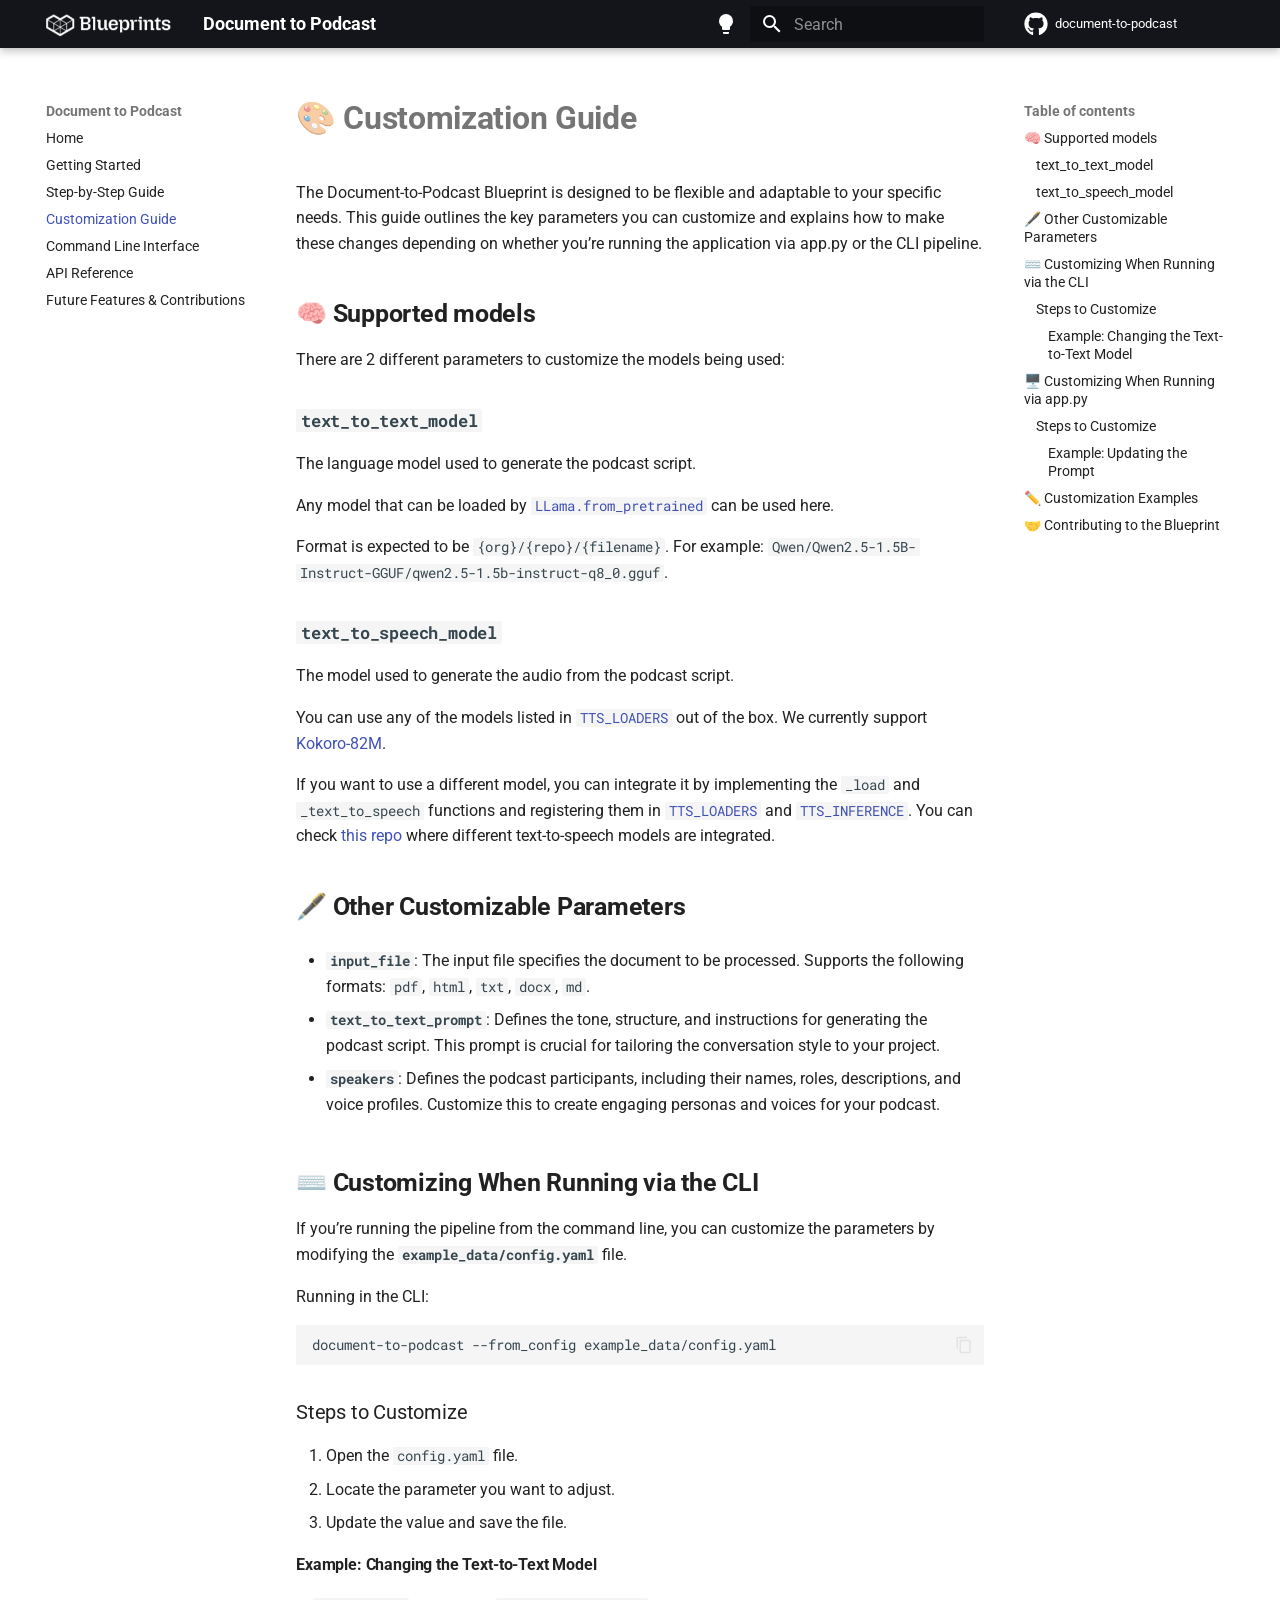
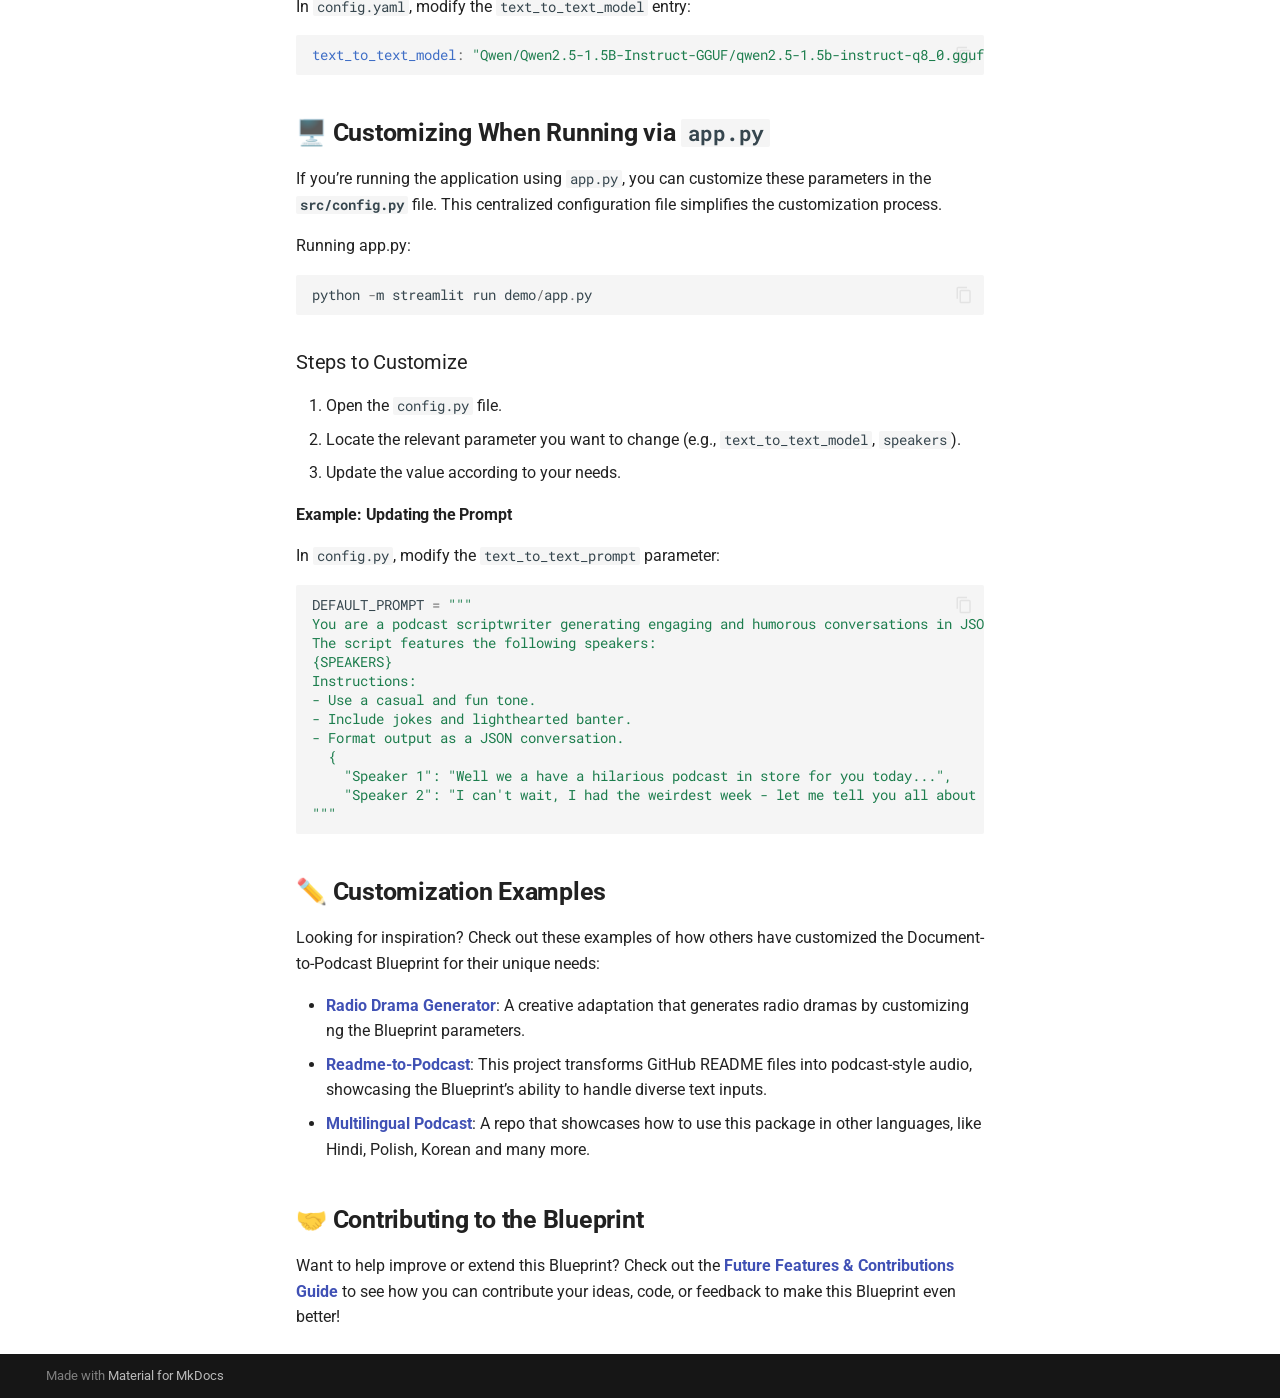
<file: customization/index.html>
<!doctype html>
<html lang="en" class="no-js">
  <head>
    
      <meta charset="utf-8">
      <meta name="viewport" content="width=device-width,initial-scale=1">
      
      
      
      
        <link rel="prev" href="../step-by-step-guide/">
      
      
        <link rel="next" href="../cli/">
      
      
      <link rel="icon" href="../images/Blueprint-logo-black-flavicon.png">
      <meta name="generator" content="mkdocs-1.6.1, mkdocs-material-9.6.4">
    
    
      
        <title>Customization Guide - Document to Podcast</title>
      
    
    
      <link rel="stylesheet" href="../assets/stylesheets/main.8608ea7d.min.css">
      
        
        <link rel="stylesheet" href="../assets/stylesheets/palette.06af60db.min.css">
      
      


    
    
      
    
    
      
        
        
        <link rel="preconnect" href="https://fonts.gstatic.com" crossorigin>
        <link rel="stylesheet" href="https://fonts.googleapis.com/css?family=Roboto:300,300i,400,400i,700,700i%7CRoboto+Mono:400,400i,700,700i&display=fallback">
        <style>:root{--md-text-font:"Roboto";--md-code-font:"Roboto Mono"}</style>
      
    
    
      <link rel="stylesheet" href="../assets/_mkdocstrings.css">
    
    <script>__md_scope=new URL("..",location),__md_hash=e=>[...e].reduce(((e,_)=>(e<<5)-e+_.charCodeAt(0)),0),__md_get=(e,_=localStorage,t=__md_scope)=>JSON.parse(_.getItem(t.pathname+"."+e)),__md_set=(e,_,t=localStorage,a=__md_scope)=>{try{t.setItem(a.pathname+"."+e,JSON.stringify(_))}catch(e){}}</script>
    
      

    
    
    
  </head>
  
  
    
    
      
    
    
    
    
    <body dir="ltr" data-md-color-scheme="default" data-md-color-primary="black" data-md-color-accent="indigo">
  
    
    <input class="md-toggle" data-md-toggle="drawer" type="checkbox" id="__drawer" autocomplete="off">
    <input class="md-toggle" data-md-toggle="search" type="checkbox" id="__search" autocomplete="off">
    <label class="md-overlay" for="__drawer"></label>
    <div data-md-component="skip">
      
        
        <a href="#customization-guide" class="md-skip">
          Skip to content
        </a>
      
    </div>
    <div data-md-component="announce">
      
    </div>
    
    
      

  

<header class="md-header md-header--shadow" data-md-component="header">
  <nav class="md-header__inner md-grid" aria-label="Header">
    <a href=".." title="Document to Podcast" class="md-header__button md-logo" aria-label="Document to Podcast" data-md-component="logo">
      
  <img src="../images/Blueprint-logo-white.png" alt="logo">

    </a>
    <label class="md-header__button md-icon" for="__drawer">
      
      <svg xmlns="http://www.w3.org/2000/svg" viewBox="0 0 24 24"><path d="M3 6h18v2H3zm0 5h18v2H3zm0 5h18v2H3z"/></svg>
    </label>
    <div class="md-header__title" data-md-component="header-title">
      <div class="md-header__ellipsis">
        <div class="md-header__topic">
          <span class="md-ellipsis">
            Document to Podcast
          </span>
        </div>
        <div class="md-header__topic" data-md-component="header-topic">
          <span class="md-ellipsis">
            
              Customization Guide
            
          </span>
        </div>
      </div>
    </div>
    
      
        <form class="md-header__option" data-md-component="palette">
  
    
    
    
    <input class="md-option" data-md-color-media="" data-md-color-scheme="default" data-md-color-primary="black" data-md-color-accent="indigo"  aria-label="Switch to dark mode"  type="radio" name="__palette" id="__palette_0">
    
      <label class="md-header__button md-icon" title="Switch to dark mode" for="__palette_1" hidden>
        <svg xmlns="http://www.w3.org/2000/svg" viewBox="0 0 24 24"><path d="M12 2a7 7 0 0 0-7 7c0 2.38 1.19 4.47 3 5.74V17a1 1 0 0 0 1 1h6a1 1 0 0 0 1-1v-2.26c1.81-1.27 3-3.36 3-5.74a7 7 0 0 0-7-7M9 21a1 1 0 0 0 1 1h4a1 1 0 0 0 1-1v-1H9z"/></svg>
      </label>
    
  
    
    
    
    <input class="md-option" data-md-color-media="" data-md-color-scheme="slate" data-md-color-primary="grey" data-md-color-accent="indigo"  aria-label="Switch to light mode"  type="radio" name="__palette" id="__palette_1">
    
      <label class="md-header__button md-icon" title="Switch to light mode" for="__palette_0" hidden>
        <svg xmlns="http://www.w3.org/2000/svg" viewBox="0 0 24 24"><path d="M12 2a7 7 0 0 1 7 7c0 2.38-1.19 4.47-3 5.74V17a1 1 0 0 1-1 1H9a1 1 0 0 1-1-1v-2.26C6.19 13.47 5 11.38 5 9a7 7 0 0 1 7-7M9 21v-1h6v1a1 1 0 0 1-1 1h-4a1 1 0 0 1-1-1m3-17a5 5 0 0 0-5 5c0 2.05 1.23 3.81 3 4.58V16h4v-2.42c1.77-.77 3-2.53 3-4.58a5 5 0 0 0-5-5"/></svg>
      </label>
    
  
</form>
      
    
    
      <script>var palette=__md_get("__palette");if(palette&&palette.color){if("(prefers-color-scheme)"===palette.color.media){var media=matchMedia("(prefers-color-scheme: light)"),input=document.querySelector(media.matches?"[data-md-color-media='(prefers-color-scheme: light)']":"[data-md-color-media='(prefers-color-scheme: dark)']");palette.color.media=input.getAttribute("data-md-color-media"),palette.color.scheme=input.getAttribute("data-md-color-scheme"),palette.color.primary=input.getAttribute("data-md-color-primary"),palette.color.accent=input.getAttribute("data-md-color-accent")}for(var[key,value]of Object.entries(palette.color))document.body.setAttribute("data-md-color-"+key,value)}</script>
    
    
    
      <label class="md-header__button md-icon" for="__search">
        
        <svg xmlns="http://www.w3.org/2000/svg" viewBox="0 0 24 24"><path d="M9.5 3A6.5 6.5 0 0 1 16 9.5c0 1.61-.59 3.09-1.56 4.23l.27.27h.79l5 5-1.5 1.5-5-5v-.79l-.27-.27A6.52 6.52 0 0 1 9.5 16 6.5 6.5 0 0 1 3 9.5 6.5 6.5 0 0 1 9.5 3m0 2C7 5 5 7 5 9.5S7 14 9.5 14 14 12 14 9.5 12 5 9.5 5"/></svg>
      </label>
      <div class="md-search" data-md-component="search" role="dialog">
  <label class="md-search__overlay" for="__search"></label>
  <div class="md-search__inner" role="search">
    <form class="md-search__form" name="search">
      <input type="text" class="md-search__input" name="query" aria-label="Search" placeholder="Search" autocapitalize="off" autocorrect="off" autocomplete="off" spellcheck="false" data-md-component="search-query" required>
      <label class="md-search__icon md-icon" for="__search">
        
        <svg xmlns="http://www.w3.org/2000/svg" viewBox="0 0 24 24"><path d="M9.5 3A6.5 6.5 0 0 1 16 9.5c0 1.61-.59 3.09-1.56 4.23l.27.27h.79l5 5-1.5 1.5-5-5v-.79l-.27-.27A6.52 6.52 0 0 1 9.5 16 6.5 6.5 0 0 1 3 9.5 6.5 6.5 0 0 1 9.5 3m0 2C7 5 5 7 5 9.5S7 14 9.5 14 14 12 14 9.5 12 5 9.5 5"/></svg>
        
        <svg xmlns="http://www.w3.org/2000/svg" viewBox="0 0 24 24"><path d="M20 11v2H8l5.5 5.5-1.42 1.42L4.16 12l7.92-7.92L13.5 5.5 8 11z"/></svg>
      </label>
      <nav class="md-search__options" aria-label="Search">
        
        <button type="reset" class="md-search__icon md-icon" title="Clear" aria-label="Clear" tabindex="-1">
          
          <svg xmlns="http://www.w3.org/2000/svg" viewBox="0 0 24 24"><path d="M19 6.41 17.59 5 12 10.59 6.41 5 5 6.41 10.59 12 5 17.59 6.41 19 12 13.41 17.59 19 19 17.59 13.41 12z"/></svg>
        </button>
      </nav>
      
    </form>
    <div class="md-search__output">
      <div class="md-search__scrollwrap" tabindex="0" data-md-scrollfix>
        <div class="md-search-result" data-md-component="search-result">
          <div class="md-search-result__meta">
            Initializing search
          </div>
          <ol class="md-search-result__list" role="presentation"></ol>
        </div>
      </div>
    </div>
  </div>
</div>
    
    
      <div class="md-header__source">
        <a href="https://github.com/mozilla-ai/document-to-podcast" title="Go to repository" class="md-source" data-md-component="source">
  <div class="md-source__icon md-icon">
    
    <svg xmlns="http://www.w3.org/2000/svg" viewBox="0 0 496 512"><!--! Font Awesome Free 6.7.2 by @fontawesome - https://fontawesome.com License - https://fontawesome.com/license/free (Icons: CC BY 4.0, Fonts: SIL OFL 1.1, Code: MIT License) Copyright 2024 Fonticons, Inc.--><path d="M165.9 397.4c0 2-2.3 3.6-5.2 3.6-3.3.3-5.6-1.3-5.6-3.6 0-2 2.3-3.6 5.2-3.6 3-.3 5.6 1.3 5.6 3.6m-31.1-4.5c-.7 2 1.3 4.3 4.3 4.9 2.6 1 5.6 0 6.2-2s-1.3-4.3-4.3-5.2c-2.6-.7-5.5.3-6.2 2.3m44.2-1.7c-2.9.7-4.9 2.6-4.6 4.9.3 2 2.9 3.3 5.9 2.6 2.9-.7 4.9-2.6 4.6-4.6-.3-1.9-3-3.2-5.9-2.9M244.8 8C106.1 8 0 113.3 0 252c0 110.9 69.8 205.8 169.5 239.2 12.8 2.3 17.3-5.6 17.3-12.1 0-6.2-.3-40.4-.3-61.4 0 0-70 15-84.7-29.8 0 0-11.4-29.1-27.8-36.6 0 0-22.9-15.7 1.6-15.4 0 0 24.9 2 38.6 25.8 21.9 38.6 58.6 27.5 72.9 20.9 2.3-16 8.8-27.1 16-33.7-55.9-6.2-112.3-14.3-112.3-110.5 0-27.5 7.6-41.3 23.6-58.9-2.6-6.5-11.1-33.3 2.6-67.9 20.9-6.5 69 27 69 27 20-5.6 41.5-8.5 62.8-8.5s42.8 2.9 62.8 8.5c0 0 48.1-33.6 69-27 13.7 34.7 5.2 61.4 2.6 67.9 16 17.7 25.8 31.5 25.8 58.9 0 96.5-58.9 104.2-114.8 110.5 9.2 7.9 17 22.9 17 46.4 0 33.7-.3 75.4-.3 83.6 0 6.5 4.6 14.4 17.3 12.1C428.2 457.8 496 362.9 496 252 496 113.3 383.5 8 244.8 8M97.2 352.9c-1.3 1-1 3.3.7 5.2 1.6 1.6 3.9 2.3 5.2 1 1.3-1 1-3.3-.7-5.2-1.6-1.6-3.9-2.3-5.2-1m-10.8-8.1c-.7 1.3.3 2.9 2.3 3.9 1.6 1 3.6.7 4.3-.7.7-1.3-.3-2.9-2.3-3.9-2-.6-3.6-.3-4.3.7m32.4 35.6c-1.6 1.3-1 4.3 1.3 6.2 2.3 2.3 5.2 2.6 6.5 1 1.3-1.3.7-4.3-1.3-6.2-2.2-2.3-5.2-2.6-6.5-1m-11.4-14.7c-1.6 1-1.6 3.6 0 5.9s4.3 3.3 5.6 2.3c1.6-1.3 1.6-3.9 0-6.2-1.4-2.3-4-3.3-5.6-2"/></svg>
  </div>
  <div class="md-source__repository">
    document-to-podcast
  </div>
</a>
      </div>
    
  </nav>
  
</header>
    
    <div class="md-container" data-md-component="container">
      
      
        
          
        
      
      <main class="md-main" data-md-component="main">
        <div class="md-main__inner md-grid">
          
            
              
              <div class="md-sidebar md-sidebar--primary" data-md-component="sidebar" data-md-type="navigation" >
                <div class="md-sidebar__scrollwrap">
                  <div class="md-sidebar__inner">
                    



<nav class="md-nav md-nav--primary" aria-label="Navigation" data-md-level="0">
  <label class="md-nav__title" for="__drawer">
    <a href=".." title="Document to Podcast" class="md-nav__button md-logo" aria-label="Document to Podcast" data-md-component="logo">
      
  <img src="../images/Blueprint-logo-white.png" alt="logo">

    </a>
    Document to Podcast
  </label>
  
    <div class="md-nav__source">
      <a href="https://github.com/mozilla-ai/document-to-podcast" title="Go to repository" class="md-source" data-md-component="source">
  <div class="md-source__icon md-icon">
    
    <svg xmlns="http://www.w3.org/2000/svg" viewBox="0 0 496 512"><!--! Font Awesome Free 6.7.2 by @fontawesome - https://fontawesome.com License - https://fontawesome.com/license/free (Icons: CC BY 4.0, Fonts: SIL OFL 1.1, Code: MIT License) Copyright 2024 Fonticons, Inc.--><path d="M165.9 397.4c0 2-2.3 3.6-5.2 3.6-3.3.3-5.6-1.3-5.6-3.6 0-2 2.3-3.6 5.2-3.6 3-.3 5.6 1.3 5.6 3.6m-31.1-4.5c-.7 2 1.3 4.3 4.3 4.9 2.6 1 5.6 0 6.2-2s-1.3-4.3-4.3-5.2c-2.6-.7-5.5.3-6.2 2.3m44.2-1.7c-2.9.7-4.9 2.6-4.6 4.9.3 2 2.9 3.3 5.9 2.6 2.9-.7 4.9-2.6 4.6-4.6-.3-1.9-3-3.2-5.9-2.9M244.8 8C106.1 8 0 113.3 0 252c0 110.9 69.8 205.8 169.5 239.2 12.8 2.3 17.3-5.6 17.3-12.1 0-6.2-.3-40.4-.3-61.4 0 0-70 15-84.7-29.8 0 0-11.4-29.1-27.8-36.6 0 0-22.9-15.7 1.6-15.4 0 0 24.9 2 38.6 25.8 21.9 38.6 58.6 27.5 72.9 20.9 2.3-16 8.8-27.1 16-33.7-55.9-6.2-112.3-14.3-112.3-110.5 0-27.5 7.6-41.3 23.6-58.9-2.6-6.5-11.1-33.3 2.6-67.9 20.9-6.5 69 27 69 27 20-5.6 41.5-8.5 62.8-8.5s42.8 2.9 62.8 8.5c0 0 48.1-33.6 69-27 13.7 34.7 5.2 61.4 2.6 67.9 16 17.7 25.8 31.5 25.8 58.9 0 96.5-58.9 104.2-114.8 110.5 9.2 7.9 17 22.9 17 46.4 0 33.7-.3 75.4-.3 83.6 0 6.5 4.6 14.4 17.3 12.1C428.2 457.8 496 362.9 496 252 496 113.3 383.5 8 244.8 8M97.2 352.9c-1.3 1-1 3.3.7 5.2 1.6 1.6 3.9 2.3 5.2 1 1.3-1 1-3.3-.7-5.2-1.6-1.6-3.9-2.3-5.2-1m-10.8-8.1c-.7 1.3.3 2.9 2.3 3.9 1.6 1 3.6.7 4.3-.7.7-1.3-.3-2.9-2.3-3.9-2-.6-3.6-.3-4.3.7m32.4 35.6c-1.6 1.3-1 4.3 1.3 6.2 2.3 2.3 5.2 2.6 6.5 1 1.3-1.3.7-4.3-1.3-6.2-2.2-2.3-5.2-2.6-6.5-1m-11.4-14.7c-1.6 1-1.6 3.6 0 5.9s4.3 3.3 5.6 2.3c1.6-1.3 1.6-3.9 0-6.2-1.4-2.3-4-3.3-5.6-2"/></svg>
  </div>
  <div class="md-source__repository">
    document-to-podcast
  </div>
</a>
    </div>
  
  <ul class="md-nav__list" data-md-scrollfix>
    
      
      
  
  
  
  
    <li class="md-nav__item">
      <a href=".." class="md-nav__link">
        
  
  <span class="md-ellipsis">
    Home
    
  </span>
  

      </a>
    </li>
  

    
      
      
  
  
  
  
    <li class="md-nav__item">
      <a href="../getting-started/" class="md-nav__link">
        
  
  <span class="md-ellipsis">
    Getting Started
    
  </span>
  

      </a>
    </li>
  

    
      
      
  
  
  
  
    <li class="md-nav__item">
      <a href="../step-by-step-guide/" class="md-nav__link">
        
  
  <span class="md-ellipsis">
    Step-by-Step Guide
    
  </span>
  

      </a>
    </li>
  

    
      
      
  
  
    
  
  
  
    <li class="md-nav__item md-nav__item--active">
      
      <input class="md-nav__toggle md-toggle" type="checkbox" id="__toc">
      
      
        
      
      
        <label class="md-nav__link md-nav__link--active" for="__toc">
          
  
  <span class="md-ellipsis">
    Customization Guide
    
  </span>
  

          <span class="md-nav__icon md-icon"></span>
        </label>
      
      <a href="./" class="md-nav__link md-nav__link--active">
        
  
  <span class="md-ellipsis">
    Customization Guide
    
  </span>
  

      </a>
      
        

<nav class="md-nav md-nav--secondary" aria-label="Table of contents">
  
  
  
    
  
  
    <label class="md-nav__title" for="__toc">
      <span class="md-nav__icon md-icon"></span>
      Table of contents
    </label>
    <ul class="md-nav__list" data-md-component="toc" data-md-scrollfix>
      
        <li class="md-nav__item">
  <a href="#supported-models" class="md-nav__link">
    <span class="md-ellipsis">
      🧠 Supported models
    </span>
  </a>
  
    <nav class="md-nav" aria-label="🧠 Supported models">
      <ul class="md-nav__list">
        
          <li class="md-nav__item">
  <a href="#text_to_text_model" class="md-nav__link">
    <span class="md-ellipsis">
      text_to_text_model
    </span>
  </a>
  
</li>
        
          <li class="md-nav__item">
  <a href="#text_to_speech_model" class="md-nav__link">
    <span class="md-ellipsis">
      text_to_speech_model
    </span>
  </a>
  
</li>
        
      </ul>
    </nav>
  
</li>
      
        <li class="md-nav__item">
  <a href="#other-customizable-parameters" class="md-nav__link">
    <span class="md-ellipsis">
      🖋️ Other Customizable Parameters
    </span>
  </a>
  
</li>
      
        <li class="md-nav__item">
  <a href="#customizing-when-running-via-the-cli" class="md-nav__link">
    <span class="md-ellipsis">
      ⌨️ Customizing When Running via the CLI
    </span>
  </a>
  
    <nav class="md-nav" aria-label="⌨️ Customizing When Running via the CLI">
      <ul class="md-nav__list">
        
          <li class="md-nav__item">
  <a href="#steps-to-customize" class="md-nav__link">
    <span class="md-ellipsis">
      Steps to Customize
    </span>
  </a>
  
    <nav class="md-nav" aria-label="Steps to Customize">
      <ul class="md-nav__list">
        
          <li class="md-nav__item">
  <a href="#example-changing-the-text-to-text-model" class="md-nav__link">
    <span class="md-ellipsis">
      Example: Changing the Text-to-Text Model
    </span>
  </a>
  
</li>
        
      </ul>
    </nav>
  
</li>
        
      </ul>
    </nav>
  
</li>
      
        <li class="md-nav__item">
  <a href="#customizing-when-running-via-apppy" class="md-nav__link">
    <span class="md-ellipsis">
      🖥️ Customizing When Running via app.py
    </span>
  </a>
  
    <nav class="md-nav" aria-label="🖥️ Customizing When Running via app.py">
      <ul class="md-nav__list">
        
          <li class="md-nav__item">
  <a href="#steps-to-customize_1" class="md-nav__link">
    <span class="md-ellipsis">
      Steps to Customize
    </span>
  </a>
  
    <nav class="md-nav" aria-label="Steps to Customize">
      <ul class="md-nav__list">
        
          <li class="md-nav__item">
  <a href="#example-updating-the-prompt" class="md-nav__link">
    <span class="md-ellipsis">
      Example: Updating the Prompt
    </span>
  </a>
  
</li>
        
      </ul>
    </nav>
  
</li>
        
      </ul>
    </nav>
  
</li>
      
        <li class="md-nav__item">
  <a href="#customization-examples" class="md-nav__link">
    <span class="md-ellipsis">
      ✏️ Customization Examples
    </span>
  </a>
  
</li>
      
        <li class="md-nav__item">
  <a href="#contributing-to-the-blueprint" class="md-nav__link">
    <span class="md-ellipsis">
      🤝 Contributing to the Blueprint
    </span>
  </a>
  
</li>
      
    </ul>
  
</nav>
      
    </li>
  

    
      
      
  
  
  
  
    <li class="md-nav__item">
      <a href="../cli/" class="md-nav__link">
        
  
  <span class="md-ellipsis">
    Command Line Interface
    
  </span>
  

      </a>
    </li>
  

    
      
      
  
  
  
  
    <li class="md-nav__item">
      <a href="../api/" class="md-nav__link">
        
  
  <span class="md-ellipsis">
    API Reference
    
  </span>
  

      </a>
    </li>
  

    
      
      
  
  
  
  
    <li class="md-nav__item">
      <a href="../future-features-contributions/" class="md-nav__link">
        
  
  <span class="md-ellipsis">
    Future Features & Contributions
    
  </span>
  

      </a>
    </li>
  

    
  </ul>
</nav>
                  </div>
                </div>
              </div>
            
            
              
              <div class="md-sidebar md-sidebar--secondary" data-md-component="sidebar" data-md-type="toc" >
                <div class="md-sidebar__scrollwrap">
                  <div class="md-sidebar__inner">
                    

<nav class="md-nav md-nav--secondary" aria-label="Table of contents">
  
  
  
    
  
  
    <label class="md-nav__title" for="__toc">
      <span class="md-nav__icon md-icon"></span>
      Table of contents
    </label>
    <ul class="md-nav__list" data-md-component="toc" data-md-scrollfix>
      
        <li class="md-nav__item">
  <a href="#supported-models" class="md-nav__link">
    <span class="md-ellipsis">
      🧠 Supported models
    </span>
  </a>
  
    <nav class="md-nav" aria-label="🧠 Supported models">
      <ul class="md-nav__list">
        
          <li class="md-nav__item">
  <a href="#text_to_text_model" class="md-nav__link">
    <span class="md-ellipsis">
      text_to_text_model
    </span>
  </a>
  
</li>
        
          <li class="md-nav__item">
  <a href="#text_to_speech_model" class="md-nav__link">
    <span class="md-ellipsis">
      text_to_speech_model
    </span>
  </a>
  
</li>
        
      </ul>
    </nav>
  
</li>
      
        <li class="md-nav__item">
  <a href="#other-customizable-parameters" class="md-nav__link">
    <span class="md-ellipsis">
      🖋️ Other Customizable Parameters
    </span>
  </a>
  
</li>
      
        <li class="md-nav__item">
  <a href="#customizing-when-running-via-the-cli" class="md-nav__link">
    <span class="md-ellipsis">
      ⌨️ Customizing When Running via the CLI
    </span>
  </a>
  
    <nav class="md-nav" aria-label="⌨️ Customizing When Running via the CLI">
      <ul class="md-nav__list">
        
          <li class="md-nav__item">
  <a href="#steps-to-customize" class="md-nav__link">
    <span class="md-ellipsis">
      Steps to Customize
    </span>
  </a>
  
    <nav class="md-nav" aria-label="Steps to Customize">
      <ul class="md-nav__list">
        
          <li class="md-nav__item">
  <a href="#example-changing-the-text-to-text-model" class="md-nav__link">
    <span class="md-ellipsis">
      Example: Changing the Text-to-Text Model
    </span>
  </a>
  
</li>
        
      </ul>
    </nav>
  
</li>
        
      </ul>
    </nav>
  
</li>
      
        <li class="md-nav__item">
  <a href="#customizing-when-running-via-apppy" class="md-nav__link">
    <span class="md-ellipsis">
      🖥️ Customizing When Running via app.py
    </span>
  </a>
  
    <nav class="md-nav" aria-label="🖥️ Customizing When Running via app.py">
      <ul class="md-nav__list">
        
          <li class="md-nav__item">
  <a href="#steps-to-customize_1" class="md-nav__link">
    <span class="md-ellipsis">
      Steps to Customize
    </span>
  </a>
  
    <nav class="md-nav" aria-label="Steps to Customize">
      <ul class="md-nav__list">
        
          <li class="md-nav__item">
  <a href="#example-updating-the-prompt" class="md-nav__link">
    <span class="md-ellipsis">
      Example: Updating the Prompt
    </span>
  </a>
  
</li>
        
      </ul>
    </nav>
  
</li>
        
      </ul>
    </nav>
  
</li>
      
        <li class="md-nav__item">
  <a href="#customization-examples" class="md-nav__link">
    <span class="md-ellipsis">
      ✏️ Customization Examples
    </span>
  </a>
  
</li>
      
        <li class="md-nav__item">
  <a href="#contributing-to-the-blueprint" class="md-nav__link">
    <span class="md-ellipsis">
      🤝 Contributing to the Blueprint
    </span>
  </a>
  
</li>
      
    </ul>
  
</nav>
                  </div>
                </div>
              </div>
            
          
          
            <div class="md-content" data-md-component="content">
              <article class="md-content__inner md-typeset">
                
                  


  
  


<h1 id="customization-guide">🎨 <strong>Customization Guide</strong></h1>
<p>The Document-to-Podcast Blueprint is designed to be flexible and adaptable to your specific needs.
This guide outlines the key parameters you can customize and explains how to make these changes depending on whether you’re running the application via app.py or the CLI pipeline.</p>
<h2 id="supported-models">🧠 <strong>Supported models</strong></h2>
<p>There are 2 different parameters to customize the models being used:</p>
<h3 id="text_to_text_model"><strong><code>text_to_text_model</code></strong></h3>
<p>The language model used to generate the podcast script.</p>
<p>Any model that can be loaded by <a href="https://llama-cpp-python.readthedocs.io/en/latest/#pulling-models-from-hugging-face-hub"><code>LLama.from_pretrained</code></a> can be used here.</p>
<p>Format is expected to be <code>{org}/{repo}/{filename}</code>.
For example: <code>Qwen/Qwen2.5-1.5B-Instruct-GGUF/qwen2.5-1.5b-instruct-q8_0.gguf</code>.</p>
<h3 id="text_to_speech_model"><strong><code>text_to_speech_model</code></strong></h3>
<p>The model used to generate the audio from the podcast script.</p>
<p>You can use any of the models listed in <a href="../api/#document_to_podcast.inference.model_loaders.TTS_LOADERS"><code>TTS_LOADERS</code></a> out of the box.
We currently support <a href="https://huggingface.co/hexgrad/Kokoro-82M">Kokoro-82M</a>.</p>
<p>If you want to use a different model, you can integrate it by implementing the <code>_load</code> and <code>_text_to_speech</code> functions and registering them in <a href="../api/#document_to_podcast.inference.model_loaders.TTS_LOADERS"><code>TTS_LOADERS</code></a> and <a href="../api/#document_to_podcast.inference.text_to_speech.TTS_INFERENCE"><code>TTS_INFERENCE</code></a>.
You can check <a href="https://github.com/Kostis-S-Z/document-to-podcast/">this repo</a> where different text-to-speech models are integrated.</p>
<h2 id="other-customizable-parameters">🖋️ <strong>Other Customizable Parameters</strong></h2>
<ul>
<li>
<p><strong><code>input_file</code></strong>: The input file specifies the document to be processed. Supports the following formats: <code>pdf</code>, <code>html</code>, <code>txt</code>, <code>docx</code>, <code>md</code>.</p>
</li>
<li>
<p><strong><code>text_to_text_prompt</code></strong>: Defines the tone, structure, and instructions for generating the podcast script. This prompt is crucial for tailoring the conversation style to your project.</p>
</li>
<li>
<p><strong><code>speakers</code></strong>: Defines the podcast participants, including their names, roles, descriptions, and voice profiles. Customize this to create engaging personas and voices for your podcast.</p>
</li>
</ul>
<h2 id="customizing-when-running-via-the-cli">⌨️ <strong>Customizing When Running via the CLI</strong></h2>
<p>If you’re running the pipeline from the command line, you can customize the parameters by modifying the <strong><code>example_data/config.yaml</code></strong> file.</p>
<p>Running in the CLI:
<div class="language-bash highlight"><pre><span></span><code><span id="__span-0-1"><a id="__codelineno-0-1" name="__codelineno-0-1" href="#__codelineno-0-1"></a>document-to-podcast<span class="w"> </span>--from_config<span class="w"> </span>example_data/config.yaml
</span></code></pre></div></p>
<h3 id="steps-to-customize">Steps to Customize</h3>
<ol>
<li>Open the <code>config.yaml</code> file.</li>
<li>Locate the parameter you want to adjust.</li>
<li>Update the value and save the file.</li>
</ol>
<h4 id="example-changing-the-text-to-text-model">Example: Changing the Text-to-Text Model</h4>
<p>In <code>config.yaml</code>, modify the <code>text_to_text_model</code> entry:</p>
<div class="language-yaml highlight"><pre><span></span><code><span id="__span-1-1"><a id="__codelineno-1-1" name="__codelineno-1-1" href="#__codelineno-1-1"></a><span class="nt">text_to_text_model</span><span class="p">:</span><span class="w"> </span><span class="s">&quot;Qwen/Qwen2.5-1.5B-Instruct-GGUF/qwen2.5-1.5b-instruct-q8_0.gguf&quot;</span>
</span></code></pre></div>
<h2 id="customizing-when-running-via-apppy">🖥️ <strong>Customizing When Running via <code>app.py</code></strong></h2>
<p>If you’re running the application using <code>app.py</code>, you can customize these parameters in the <strong><code>src/config.py</code></strong> file. This centralized configuration file simplifies the customization process.</p>
<p>Running app.py:
<div class="language-python highlight"><pre><span></span><code><span id="__span-2-1"><a id="__codelineno-2-1" name="__codelineno-2-1" href="#__codelineno-2-1"></a><span class="n">python</span> <span class="o">-</span><span class="n">m</span> <span class="n">streamlit</span> <span class="n">run</span> <span class="n">demo</span><span class="o">/</span><span class="n">app</span><span class="o">.</span><span class="n">py</span>
</span></code></pre></div></p>
<h3 id="steps-to-customize_1">Steps to Customize</h3>
<ol>
<li>Open the <code>config.py</code> file.</li>
<li>Locate the relevant parameter you want to change (e.g., <code>text_to_text_model</code>, <code>speakers</code>).</li>
<li>Update the value according to your needs.</li>
</ol>
<h4 id="example-updating-the-prompt">Example: Updating the Prompt</h4>
<p>In <code>config.py</code>, modify the <code>text_to_text_prompt</code> parameter:</p>
<div class="language-python highlight"><pre><span></span><code><span id="__span-3-1"><a id="__codelineno-3-1" name="__codelineno-3-1" href="#__codelineno-3-1"></a><span class="n">DEFAULT_PROMPT</span> <span class="o">=</span> <span class="s2">&quot;&quot;&quot;</span>
</span><span id="__span-3-2"><a id="__codelineno-3-2" name="__codelineno-3-2" href="#__codelineno-3-2"></a><span class="s2">You are a podcast scriptwriter generating engaging and humorous conversations in JSON format.</span>
</span><span id="__span-3-3"><a id="__codelineno-3-3" name="__codelineno-3-3" href="#__codelineno-3-3"></a><span class="s2">The script features the following speakers:</span>
</span><span id="__span-3-4"><a id="__codelineno-3-4" name="__codelineno-3-4" href="#__codelineno-3-4"></a><span class="si">{SPEAKERS}</span>
</span><span id="__span-3-5"><a id="__codelineno-3-5" name="__codelineno-3-5" href="#__codelineno-3-5"></a><span class="s2">Instructions:</span>
</span><span id="__span-3-6"><a id="__codelineno-3-6" name="__codelineno-3-6" href="#__codelineno-3-6"></a><span class="s2">- Use a casual and fun tone.</span>
</span><span id="__span-3-7"><a id="__codelineno-3-7" name="__codelineno-3-7" href="#__codelineno-3-7"></a><span class="s2">- Include jokes and lighthearted banter.</span>
</span><span id="__span-3-8"><a id="__codelineno-3-8" name="__codelineno-3-8" href="#__codelineno-3-8"></a><span class="s2">- Format output as a JSON conversation.</span>
</span><span id="__span-3-9"><a id="__codelineno-3-9" name="__codelineno-3-9" href="#__codelineno-3-9"></a><span class="s2">  {</span>
</span><span id="__span-3-10"><a id="__codelineno-3-10" name="__codelineno-3-10" href="#__codelineno-3-10"></a><span class="s2">    &quot;Speaker 1&quot;: &quot;Well we a have a hilarious podcast in store for you today...&quot;,</span>
</span><span id="__span-3-11"><a id="__codelineno-3-11" name="__codelineno-3-11" href="#__codelineno-3-11"></a><span class="s2">    &quot;Speaker 2&quot;: &quot;I can&#39;t wait, I had the weirdest week - let me tell you all about it...&quot;,</span>
</span><span id="__span-3-12"><a id="__codelineno-3-12" name="__codelineno-3-12" href="#__codelineno-3-12"></a><span class="s2">&quot;&quot;&quot;</span>
</span></code></pre></div>
<h2 id="customization-examples">✏️ <strong>Customization Examples</strong></h2>
<p>Looking for inspiration? Check out these examples of how others have customized the Document-to-Podcast Blueprint for their unique needs:</p>
<ul>
<li><strong><a href="https://github.com/stefanfrench/radio-drama-generator">Radio Drama Generator</a></strong>: A creative adaptation that generates radio dramas by customizing ng the Blueprint parameters.</li>
<li><strong><a href="https://github.com/alexmeckes/readme-to-podcast">Readme-to-Podcast</a></strong>: This project transforms GitHub README files into podcast-style audio, showcasing the Blueprint’s ability to handle diverse text inputs.</li>
<li><strong><a href="https://github.com/Kostis-S-Z/document-to-podcast/">Multilingual Podcast</a></strong>: A repo that showcases how to use this package in other languages, like Hindi, Polish, Korean and many more.</li>
</ul>
<h2 id="contributing-to-the-blueprint">🤝 <strong>Contributing to the Blueprint</strong></h2>
<p>Want to help improve or extend this Blueprint? Check out the <strong><a href="../future-features-contributions/">Future Features &amp; Contributions Guide</a></strong> to see how you can contribute your ideas, code, or feedback to make this Blueprint even better!</p>












                
              </article>
            </div>
          
          
  <script>var tabs=__md_get("__tabs");if(Array.isArray(tabs))e:for(var set of document.querySelectorAll(".tabbed-set")){var labels=set.querySelector(".tabbed-labels");for(var tab of tabs)for(var label of labels.getElementsByTagName("label"))if(label.innerText.trim()===tab){var input=document.getElementById(label.htmlFor);input.checked=!0;continue e}}</script>

<script>var target=document.getElementById(location.hash.slice(1));target&&target.name&&(target.checked=target.name.startsWith("__tabbed_"))</script>
        </div>
        
      </main>
      
        <footer class="md-footer">
  
  <div class="md-footer-meta md-typeset">
    <div class="md-footer-meta__inner md-grid">
      <div class="md-copyright">
  
  
    Made with
    <a href="https://squidfunk.github.io/mkdocs-material/" target="_blank" rel="noopener">
      Material for MkDocs
    </a>
  
</div>
      
    </div>
  </div>
</footer>
      
    </div>
    <div class="md-dialog" data-md-component="dialog">
      <div class="md-dialog__inner md-typeset"></div>
    </div>
    
    
    <script id="__config" type="application/json">{"base": "..", "features": ["content.code.copy", "content.tabs.link"], "search": "../assets/javascripts/workers/search.f8cc74c7.min.js", "translations": {"clipboard.copied": "Copied to clipboard", "clipboard.copy": "Copy to clipboard", "search.result.more.one": "1 more on this page", "search.result.more.other": "# more on this page", "search.result.none": "No matching documents", "search.result.one": "1 matching document", "search.result.other": "# matching documents", "search.result.placeholder": "Type to start searching", "search.result.term.missing": "Missing", "select.version": "Select version"}}</script>
    
    
      <script src="../assets/javascripts/bundle.f1b6f286.min.js"></script>
      
    
  </body>
</html>
</file>
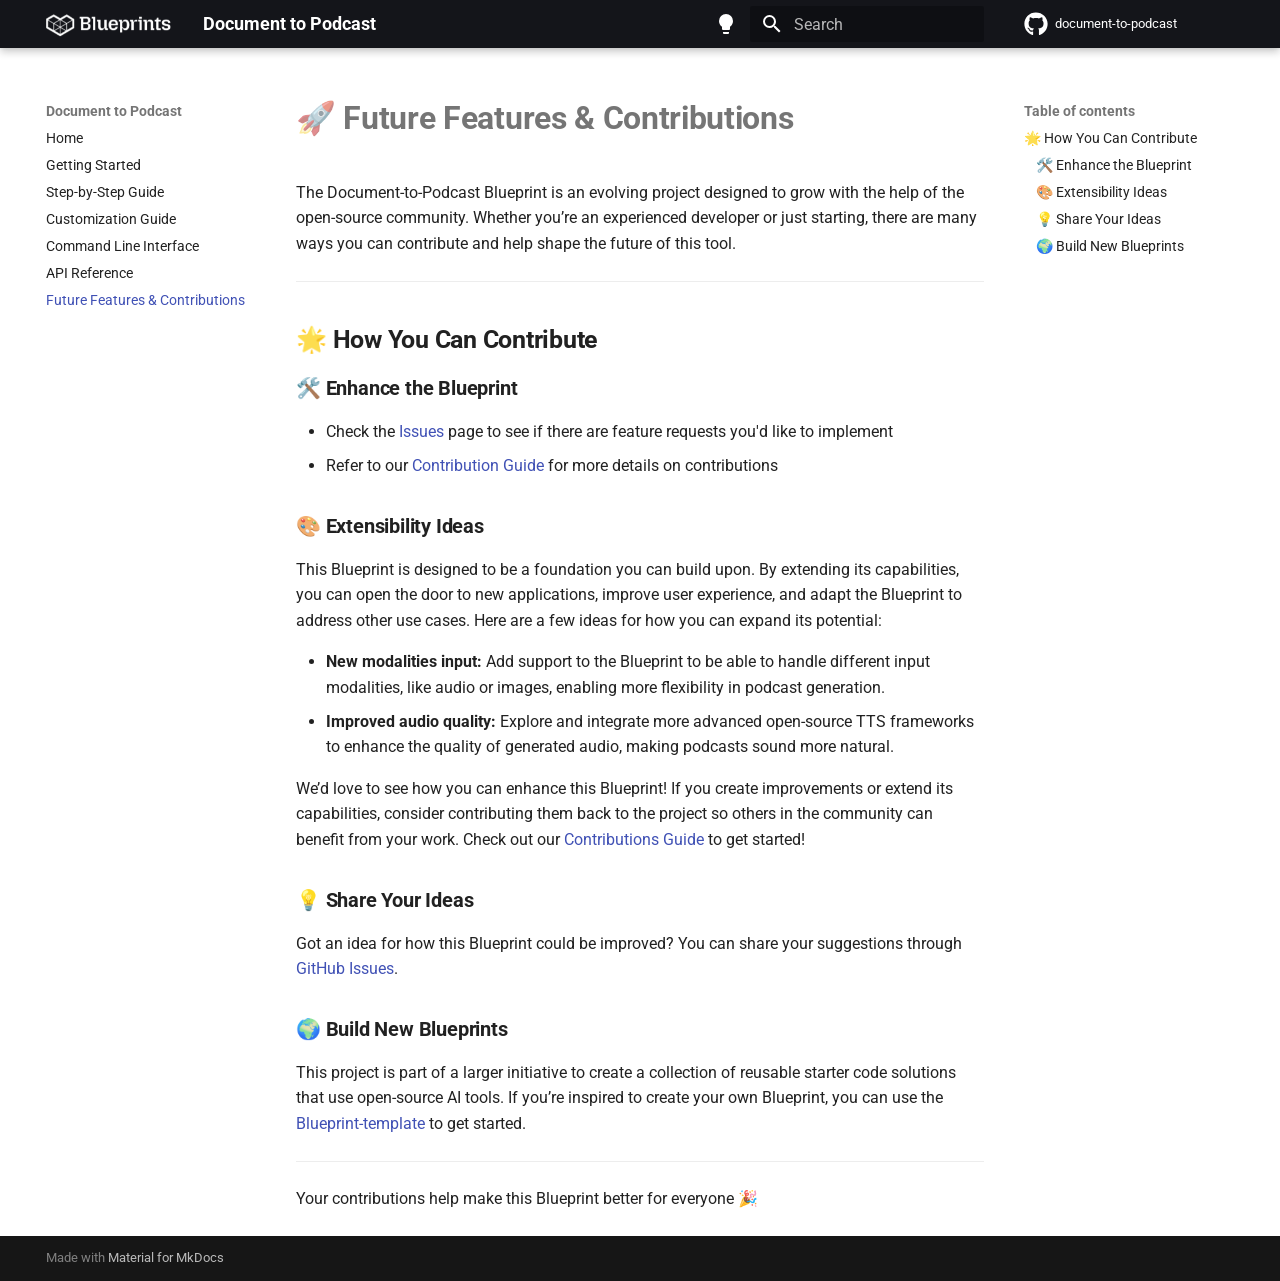
<file: future-features-contributions/index.html>
<!doctype html>
<html lang="en" class="no-js">
  <head>
    
      <meta charset="utf-8">
      <meta name="viewport" content="width=device-width,initial-scale=1">
      
      
      
      
        <link rel="prev" href="../api/">
      
      
      
      <link rel="icon" href="../images/Blueprint-logo-black-flavicon.png">
      <meta name="generator" content="mkdocs-1.6.1, mkdocs-material-9.6.4">
    
    
      
        <title>Future Features & Contributions - Document to Podcast</title>
      
    
    
      <link rel="stylesheet" href="../assets/stylesheets/main.8608ea7d.min.css">
      
        
        <link rel="stylesheet" href="../assets/stylesheets/palette.06af60db.min.css">
      
      


    
    
      
    
    
      
        
        
        <link rel="preconnect" href="https://fonts.gstatic.com" crossorigin>
        <link rel="stylesheet" href="https://fonts.googleapis.com/css?family=Roboto:300,300i,400,400i,700,700i%7CRoboto+Mono:400,400i,700,700i&display=fallback">
        <style>:root{--md-text-font:"Roboto";--md-code-font:"Roboto Mono"}</style>
      
    
    
      <link rel="stylesheet" href="../assets/_mkdocstrings.css">
    
    <script>__md_scope=new URL("..",location),__md_hash=e=>[...e].reduce(((e,_)=>(e<<5)-e+_.charCodeAt(0)),0),__md_get=(e,_=localStorage,t=__md_scope)=>JSON.parse(_.getItem(t.pathname+"."+e)),__md_set=(e,_,t=localStorage,a=__md_scope)=>{try{t.setItem(a.pathname+"."+e,JSON.stringify(_))}catch(e){}}</script>
    
      

    
    
    
  </head>
  
  
    
    
      
    
    
    
    
    <body dir="ltr" data-md-color-scheme="default" data-md-color-primary="black" data-md-color-accent="indigo">
  
    
    <input class="md-toggle" data-md-toggle="drawer" type="checkbox" id="__drawer" autocomplete="off">
    <input class="md-toggle" data-md-toggle="search" type="checkbox" id="__search" autocomplete="off">
    <label class="md-overlay" for="__drawer"></label>
    <div data-md-component="skip">
      
        
        <a href="#future-features-contributions" class="md-skip">
          Skip to content
        </a>
      
    </div>
    <div data-md-component="announce">
      
    </div>
    
    
      

  

<header class="md-header md-header--shadow" data-md-component="header">
  <nav class="md-header__inner md-grid" aria-label="Header">
    <a href=".." title="Document to Podcast" class="md-header__button md-logo" aria-label="Document to Podcast" data-md-component="logo">
      
  <img src="../images/Blueprint-logo-white.png" alt="logo">

    </a>
    <label class="md-header__button md-icon" for="__drawer">
      
      <svg xmlns="http://www.w3.org/2000/svg" viewBox="0 0 24 24"><path d="M3 6h18v2H3zm0 5h18v2H3zm0 5h18v2H3z"/></svg>
    </label>
    <div class="md-header__title" data-md-component="header-title">
      <div class="md-header__ellipsis">
        <div class="md-header__topic">
          <span class="md-ellipsis">
            Document to Podcast
          </span>
        </div>
        <div class="md-header__topic" data-md-component="header-topic">
          <span class="md-ellipsis">
            
              Future Features & Contributions
            
          </span>
        </div>
      </div>
    </div>
    
      
        <form class="md-header__option" data-md-component="palette">
  
    
    
    
    <input class="md-option" data-md-color-media="" data-md-color-scheme="default" data-md-color-primary="black" data-md-color-accent="indigo"  aria-label="Switch to dark mode"  type="radio" name="__palette" id="__palette_0">
    
      <label class="md-header__button md-icon" title="Switch to dark mode" for="__palette_1" hidden>
        <svg xmlns="http://www.w3.org/2000/svg" viewBox="0 0 24 24"><path d="M12 2a7 7 0 0 0-7 7c0 2.38 1.19 4.47 3 5.74V17a1 1 0 0 0 1 1h6a1 1 0 0 0 1-1v-2.26c1.81-1.27 3-3.36 3-5.74a7 7 0 0 0-7-7M9 21a1 1 0 0 0 1 1h4a1 1 0 0 0 1-1v-1H9z"/></svg>
      </label>
    
  
    
    
    
    <input class="md-option" data-md-color-media="" data-md-color-scheme="slate" data-md-color-primary="grey" data-md-color-accent="indigo"  aria-label="Switch to light mode"  type="radio" name="__palette" id="__palette_1">
    
      <label class="md-header__button md-icon" title="Switch to light mode" for="__palette_0" hidden>
        <svg xmlns="http://www.w3.org/2000/svg" viewBox="0 0 24 24"><path d="M12 2a7 7 0 0 1 7 7c0 2.38-1.19 4.47-3 5.74V17a1 1 0 0 1-1 1H9a1 1 0 0 1-1-1v-2.26C6.19 13.47 5 11.38 5 9a7 7 0 0 1 7-7M9 21v-1h6v1a1 1 0 0 1-1 1h-4a1 1 0 0 1-1-1m3-17a5 5 0 0 0-5 5c0 2.05 1.23 3.81 3 4.58V16h4v-2.42c1.77-.77 3-2.53 3-4.58a5 5 0 0 0-5-5"/></svg>
      </label>
    
  
</form>
      
    
    
      <script>var palette=__md_get("__palette");if(palette&&palette.color){if("(prefers-color-scheme)"===palette.color.media){var media=matchMedia("(prefers-color-scheme: light)"),input=document.querySelector(media.matches?"[data-md-color-media='(prefers-color-scheme: light)']":"[data-md-color-media='(prefers-color-scheme: dark)']");palette.color.media=input.getAttribute("data-md-color-media"),palette.color.scheme=input.getAttribute("data-md-color-scheme"),palette.color.primary=input.getAttribute("data-md-color-primary"),palette.color.accent=input.getAttribute("data-md-color-accent")}for(var[key,value]of Object.entries(palette.color))document.body.setAttribute("data-md-color-"+key,value)}</script>
    
    
    
      <label class="md-header__button md-icon" for="__search">
        
        <svg xmlns="http://www.w3.org/2000/svg" viewBox="0 0 24 24"><path d="M9.5 3A6.5 6.5 0 0 1 16 9.5c0 1.61-.59 3.09-1.56 4.23l.27.27h.79l5 5-1.5 1.5-5-5v-.79l-.27-.27A6.52 6.52 0 0 1 9.5 16 6.5 6.5 0 0 1 3 9.5 6.5 6.5 0 0 1 9.5 3m0 2C7 5 5 7 5 9.5S7 14 9.5 14 14 12 14 9.5 12 5 9.5 5"/></svg>
      </label>
      <div class="md-search" data-md-component="search" role="dialog">
  <label class="md-search__overlay" for="__search"></label>
  <div class="md-search__inner" role="search">
    <form class="md-search__form" name="search">
      <input type="text" class="md-search__input" name="query" aria-label="Search" placeholder="Search" autocapitalize="off" autocorrect="off" autocomplete="off" spellcheck="false" data-md-component="search-query" required>
      <label class="md-search__icon md-icon" for="__search">
        
        <svg xmlns="http://www.w3.org/2000/svg" viewBox="0 0 24 24"><path d="M9.5 3A6.5 6.5 0 0 1 16 9.5c0 1.61-.59 3.09-1.56 4.23l.27.27h.79l5 5-1.5 1.5-5-5v-.79l-.27-.27A6.52 6.52 0 0 1 9.5 16 6.5 6.5 0 0 1 3 9.5 6.5 6.5 0 0 1 9.5 3m0 2C7 5 5 7 5 9.5S7 14 9.5 14 14 12 14 9.5 12 5 9.5 5"/></svg>
        
        <svg xmlns="http://www.w3.org/2000/svg" viewBox="0 0 24 24"><path d="M20 11v2H8l5.5 5.5-1.42 1.42L4.16 12l7.92-7.92L13.5 5.5 8 11z"/></svg>
      </label>
      <nav class="md-search__options" aria-label="Search">
        
        <button type="reset" class="md-search__icon md-icon" title="Clear" aria-label="Clear" tabindex="-1">
          
          <svg xmlns="http://www.w3.org/2000/svg" viewBox="0 0 24 24"><path d="M19 6.41 17.59 5 12 10.59 6.41 5 5 6.41 10.59 12 5 17.59 6.41 19 12 13.41 17.59 19 19 17.59 13.41 12z"/></svg>
        </button>
      </nav>
      
    </form>
    <div class="md-search__output">
      <div class="md-search__scrollwrap" tabindex="0" data-md-scrollfix>
        <div class="md-search-result" data-md-component="search-result">
          <div class="md-search-result__meta">
            Initializing search
          </div>
          <ol class="md-search-result__list" role="presentation"></ol>
        </div>
      </div>
    </div>
  </div>
</div>
    
    
      <div class="md-header__source">
        <a href="https://github.com/mozilla-ai/document-to-podcast" title="Go to repository" class="md-source" data-md-component="source">
  <div class="md-source__icon md-icon">
    
    <svg xmlns="http://www.w3.org/2000/svg" viewBox="0 0 496 512"><!--! Font Awesome Free 6.7.2 by @fontawesome - https://fontawesome.com License - https://fontawesome.com/license/free (Icons: CC BY 4.0, Fonts: SIL OFL 1.1, Code: MIT License) Copyright 2024 Fonticons, Inc.--><path d="M165.9 397.4c0 2-2.3 3.6-5.2 3.6-3.3.3-5.6-1.3-5.6-3.6 0-2 2.3-3.6 5.2-3.6 3-.3 5.6 1.3 5.6 3.6m-31.1-4.5c-.7 2 1.3 4.3 4.3 4.9 2.6 1 5.6 0 6.2-2s-1.3-4.3-4.3-5.2c-2.6-.7-5.5.3-6.2 2.3m44.2-1.7c-2.9.7-4.9 2.6-4.6 4.9.3 2 2.9 3.3 5.9 2.6 2.9-.7 4.9-2.6 4.6-4.6-.3-1.9-3-3.2-5.9-2.9M244.8 8C106.1 8 0 113.3 0 252c0 110.9 69.8 205.8 169.5 239.2 12.8 2.3 17.3-5.6 17.3-12.1 0-6.2-.3-40.4-.3-61.4 0 0-70 15-84.7-29.8 0 0-11.4-29.1-27.8-36.6 0 0-22.9-15.7 1.6-15.4 0 0 24.9 2 38.6 25.8 21.9 38.6 58.6 27.5 72.9 20.9 2.3-16 8.8-27.1 16-33.7-55.9-6.2-112.3-14.3-112.3-110.5 0-27.5 7.6-41.3 23.6-58.9-2.6-6.5-11.1-33.3 2.6-67.9 20.9-6.5 69 27 69 27 20-5.6 41.5-8.5 62.8-8.5s42.8 2.9 62.8 8.5c0 0 48.1-33.6 69-27 13.7 34.7 5.2 61.4 2.6 67.9 16 17.7 25.8 31.5 25.8 58.9 0 96.5-58.9 104.2-114.8 110.5 9.2 7.9 17 22.9 17 46.4 0 33.7-.3 75.4-.3 83.6 0 6.5 4.6 14.4 17.3 12.1C428.2 457.8 496 362.9 496 252 496 113.3 383.5 8 244.8 8M97.2 352.9c-1.3 1-1 3.3.7 5.2 1.6 1.6 3.9 2.3 5.2 1 1.3-1 1-3.3-.7-5.2-1.6-1.6-3.9-2.3-5.2-1m-10.8-8.1c-.7 1.3.3 2.9 2.3 3.9 1.6 1 3.6.7 4.3-.7.7-1.3-.3-2.9-2.3-3.9-2-.6-3.6-.3-4.3.7m32.4 35.6c-1.6 1.3-1 4.3 1.3 6.2 2.3 2.3 5.2 2.6 6.5 1 1.3-1.3.7-4.3-1.3-6.2-2.2-2.3-5.2-2.6-6.5-1m-11.4-14.7c-1.6 1-1.6 3.6 0 5.9s4.3 3.3 5.6 2.3c1.6-1.3 1.6-3.9 0-6.2-1.4-2.3-4-3.3-5.6-2"/></svg>
  </div>
  <div class="md-source__repository">
    document-to-podcast
  </div>
</a>
      </div>
    
  </nav>
  
</header>
    
    <div class="md-container" data-md-component="container">
      
      
        
          
        
      
      <main class="md-main" data-md-component="main">
        <div class="md-main__inner md-grid">
          
            
              
              <div class="md-sidebar md-sidebar--primary" data-md-component="sidebar" data-md-type="navigation" >
                <div class="md-sidebar__scrollwrap">
                  <div class="md-sidebar__inner">
                    



<nav class="md-nav md-nav--primary" aria-label="Navigation" data-md-level="0">
  <label class="md-nav__title" for="__drawer">
    <a href=".." title="Document to Podcast" class="md-nav__button md-logo" aria-label="Document to Podcast" data-md-component="logo">
      
  <img src="../images/Blueprint-logo-white.png" alt="logo">

    </a>
    Document to Podcast
  </label>
  
    <div class="md-nav__source">
      <a href="https://github.com/mozilla-ai/document-to-podcast" title="Go to repository" class="md-source" data-md-component="source">
  <div class="md-source__icon md-icon">
    
    <svg xmlns="http://www.w3.org/2000/svg" viewBox="0 0 496 512"><!--! Font Awesome Free 6.7.2 by @fontawesome - https://fontawesome.com License - https://fontawesome.com/license/free (Icons: CC BY 4.0, Fonts: SIL OFL 1.1, Code: MIT License) Copyright 2024 Fonticons, Inc.--><path d="M165.9 397.4c0 2-2.3 3.6-5.2 3.6-3.3.3-5.6-1.3-5.6-3.6 0-2 2.3-3.6 5.2-3.6 3-.3 5.6 1.3 5.6 3.6m-31.1-4.5c-.7 2 1.3 4.3 4.3 4.9 2.6 1 5.6 0 6.2-2s-1.3-4.3-4.3-5.2c-2.6-.7-5.5.3-6.2 2.3m44.2-1.7c-2.9.7-4.9 2.6-4.6 4.9.3 2 2.9 3.3 5.9 2.6 2.9-.7 4.9-2.6 4.6-4.6-.3-1.9-3-3.2-5.9-2.9M244.8 8C106.1 8 0 113.3 0 252c0 110.9 69.8 205.8 169.5 239.2 12.8 2.3 17.3-5.6 17.3-12.1 0-6.2-.3-40.4-.3-61.4 0 0-70 15-84.7-29.8 0 0-11.4-29.1-27.8-36.6 0 0-22.9-15.7 1.6-15.4 0 0 24.9 2 38.6 25.8 21.9 38.6 58.6 27.5 72.9 20.9 2.3-16 8.8-27.1 16-33.7-55.9-6.2-112.3-14.3-112.3-110.5 0-27.5 7.6-41.3 23.6-58.9-2.6-6.5-11.1-33.3 2.6-67.9 20.9-6.5 69 27 69 27 20-5.6 41.5-8.5 62.8-8.5s42.8 2.9 62.8 8.5c0 0 48.1-33.6 69-27 13.7 34.7 5.2 61.4 2.6 67.9 16 17.7 25.8 31.5 25.8 58.9 0 96.5-58.9 104.2-114.8 110.5 9.2 7.9 17 22.9 17 46.4 0 33.7-.3 75.4-.3 83.6 0 6.5 4.6 14.4 17.3 12.1C428.2 457.8 496 362.9 496 252 496 113.3 383.5 8 244.8 8M97.2 352.9c-1.3 1-1 3.3.7 5.2 1.6 1.6 3.9 2.3 5.2 1 1.3-1 1-3.3-.7-5.2-1.6-1.6-3.9-2.3-5.2-1m-10.8-8.1c-.7 1.3.3 2.9 2.3 3.9 1.6 1 3.6.7 4.3-.7.7-1.3-.3-2.9-2.3-3.9-2-.6-3.6-.3-4.3.7m32.4 35.6c-1.6 1.3-1 4.3 1.3 6.2 2.3 2.3 5.2 2.6 6.5 1 1.3-1.3.7-4.3-1.3-6.2-2.2-2.3-5.2-2.6-6.5-1m-11.4-14.7c-1.6 1-1.6 3.6 0 5.9s4.3 3.3 5.6 2.3c1.6-1.3 1.6-3.9 0-6.2-1.4-2.3-4-3.3-5.6-2"/></svg>
  </div>
  <div class="md-source__repository">
    document-to-podcast
  </div>
</a>
    </div>
  
  <ul class="md-nav__list" data-md-scrollfix>
    
      
      
  
  
  
  
    <li class="md-nav__item">
      <a href=".." class="md-nav__link">
        
  
  <span class="md-ellipsis">
    Home
    
  </span>
  

      </a>
    </li>
  

    
      
      
  
  
  
  
    <li class="md-nav__item">
      <a href="../getting-started/" class="md-nav__link">
        
  
  <span class="md-ellipsis">
    Getting Started
    
  </span>
  

      </a>
    </li>
  

    
      
      
  
  
  
  
    <li class="md-nav__item">
      <a href="../step-by-step-guide/" class="md-nav__link">
        
  
  <span class="md-ellipsis">
    Step-by-Step Guide
    
  </span>
  

      </a>
    </li>
  

    
      
      
  
  
  
  
    <li class="md-nav__item">
      <a href="../customization/" class="md-nav__link">
        
  
  <span class="md-ellipsis">
    Customization Guide
    
  </span>
  

      </a>
    </li>
  

    
      
      
  
  
  
  
    <li class="md-nav__item">
      <a href="../cli/" class="md-nav__link">
        
  
  <span class="md-ellipsis">
    Command Line Interface
    
  </span>
  

      </a>
    </li>
  

    
      
      
  
  
  
  
    <li class="md-nav__item">
      <a href="../api/" class="md-nav__link">
        
  
  <span class="md-ellipsis">
    API Reference
    
  </span>
  

      </a>
    </li>
  

    
      
      
  
  
    
  
  
  
    <li class="md-nav__item md-nav__item--active">
      
      <input class="md-nav__toggle md-toggle" type="checkbox" id="__toc">
      
      
        
      
      
        <label class="md-nav__link md-nav__link--active" for="__toc">
          
  
  <span class="md-ellipsis">
    Future Features & Contributions
    
  </span>
  

          <span class="md-nav__icon md-icon"></span>
        </label>
      
      <a href="./" class="md-nav__link md-nav__link--active">
        
  
  <span class="md-ellipsis">
    Future Features & Contributions
    
  </span>
  

      </a>
      
        

<nav class="md-nav md-nav--secondary" aria-label="Table of contents">
  
  
  
    
  
  
    <label class="md-nav__title" for="__toc">
      <span class="md-nav__icon md-icon"></span>
      Table of contents
    </label>
    <ul class="md-nav__list" data-md-component="toc" data-md-scrollfix>
      
        <li class="md-nav__item">
  <a href="#how-you-can-contribute" class="md-nav__link">
    <span class="md-ellipsis">
      🌟 How You Can Contribute
    </span>
  </a>
  
    <nav class="md-nav" aria-label="🌟 How You Can Contribute">
      <ul class="md-nav__list">
        
          <li class="md-nav__item">
  <a href="#enhance-the-blueprint" class="md-nav__link">
    <span class="md-ellipsis">
      🛠️ Enhance the Blueprint
    </span>
  </a>
  
</li>
        
          <li class="md-nav__item">
  <a href="#extensibility-ideas" class="md-nav__link">
    <span class="md-ellipsis">
      🎨 Extensibility Ideas
    </span>
  </a>
  
</li>
        
          <li class="md-nav__item">
  <a href="#share-your-ideas" class="md-nav__link">
    <span class="md-ellipsis">
      💡 Share Your Ideas
    </span>
  </a>
  
</li>
        
          <li class="md-nav__item">
  <a href="#build-new-blueprints" class="md-nav__link">
    <span class="md-ellipsis">
      🌍 Build New Blueprints
    </span>
  </a>
  
</li>
        
      </ul>
    </nav>
  
</li>
      
    </ul>
  
</nav>
      
    </li>
  

    
  </ul>
</nav>
                  </div>
                </div>
              </div>
            
            
              
              <div class="md-sidebar md-sidebar--secondary" data-md-component="sidebar" data-md-type="toc" >
                <div class="md-sidebar__scrollwrap">
                  <div class="md-sidebar__inner">
                    

<nav class="md-nav md-nav--secondary" aria-label="Table of contents">
  
  
  
    
  
  
    <label class="md-nav__title" for="__toc">
      <span class="md-nav__icon md-icon"></span>
      Table of contents
    </label>
    <ul class="md-nav__list" data-md-component="toc" data-md-scrollfix>
      
        <li class="md-nav__item">
  <a href="#how-you-can-contribute" class="md-nav__link">
    <span class="md-ellipsis">
      🌟 How You Can Contribute
    </span>
  </a>
  
    <nav class="md-nav" aria-label="🌟 How You Can Contribute">
      <ul class="md-nav__list">
        
          <li class="md-nav__item">
  <a href="#enhance-the-blueprint" class="md-nav__link">
    <span class="md-ellipsis">
      🛠️ Enhance the Blueprint
    </span>
  </a>
  
</li>
        
          <li class="md-nav__item">
  <a href="#extensibility-ideas" class="md-nav__link">
    <span class="md-ellipsis">
      🎨 Extensibility Ideas
    </span>
  </a>
  
</li>
        
          <li class="md-nav__item">
  <a href="#share-your-ideas" class="md-nav__link">
    <span class="md-ellipsis">
      💡 Share Your Ideas
    </span>
  </a>
  
</li>
        
          <li class="md-nav__item">
  <a href="#build-new-blueprints" class="md-nav__link">
    <span class="md-ellipsis">
      🌍 Build New Blueprints
    </span>
  </a>
  
</li>
        
      </ul>
    </nav>
  
</li>
      
    </ul>
  
</nav>
                  </div>
                </div>
              </div>
            
          
          
            <div class="md-content" data-md-component="content">
              <article class="md-content__inner md-typeset">
                
                  


  
  


<h1 id="future-features-contributions">🚀 <strong>Future Features &amp; Contributions</strong></h1>
<p>The Document-to-Podcast Blueprint is an evolving project designed to grow with the help of the open-source community. Whether you’re an experienced developer or just starting, there are many ways you can contribute and help shape the future of this tool.</p>
<hr />
<h2 id="how-you-can-contribute">🌟 <strong>How You Can Contribute</strong></h2>
<h3 id="enhance-the-blueprint">🛠️ <strong>Enhance the Blueprint</strong></h3>
<ul>
<li>Check the <a href="https://github.com/mozilla-ai/document-to-podcast/issues">Issues</a> page to see if there are feature requests you'd like to implement</li>
<li>Refer to our <a href="https://github.com/mozilla-ai/document-to-podcast/blob/main/CONTRIBUTING.md">Contribution Guide</a> for more details on contributions</li>
</ul>
<h3 id="extensibility-ideas">🎨 <strong>Extensibility Ideas</strong></h3>
<p>This Blueprint is designed to be a foundation you can build upon. By extending its capabilities, you can open the door to new applications, improve user experience, and adapt the Blueprint to address other use cases. Here are a few ideas for how you can expand its potential:</p>
<ul>
<li><strong>New modalities input:</strong> Add support to the Blueprint to be able to handle different input modalities, like audio or images, enabling more flexibility in podcast generation.</li>
<li><strong>Improved audio quality:</strong> Explore and integrate more advanced open-source TTS frameworks to enhance the quality of generated audio, making podcasts sound more natural.</li>
</ul>
<p>We’d love to see how you can enhance this Blueprint! If you create improvements or extend its capabilities, consider contributing them back to the project so others in the community can benefit from your work. Check out our <a href="https://github.com/mozilla-ai/document-to-podcast/blob/main/CONTRIBUTING.md">Contributions Guide</a> to get started!</p>
<h3 id="share-your-ideas">💡 <strong>Share Your Ideas</strong></h3>
<p>Got an idea for how this Blueprint could be improved? You can share your suggestions through <a href="https://github.com/mozilla-ai/document-to-podcast/issues/new?template=feature_request.yaml">GitHub Issues</a>.</p>
<h3 id="build-new-blueprints">🌍 <strong>Build New Blueprints</strong></h3>
<p>This project is part of a larger initiative to create a collection of reusable starter code solutions that use open-source AI tools. If you’re inspired to create your own Blueprint, you can use the <a href="https://github.com/new?template_name=Blueprint-template&amp;template_owner=mozilla-ai">Blueprint-template</a> to get started.</p>
<hr />
<p>Your contributions help make this Blueprint better for everyone 🎉</p>












                
              </article>
            </div>
          
          
  <script>var tabs=__md_get("__tabs");if(Array.isArray(tabs))e:for(var set of document.querySelectorAll(".tabbed-set")){var labels=set.querySelector(".tabbed-labels");for(var tab of tabs)for(var label of labels.getElementsByTagName("label"))if(label.innerText.trim()===tab){var input=document.getElementById(label.htmlFor);input.checked=!0;continue e}}</script>

<script>var target=document.getElementById(location.hash.slice(1));target&&target.name&&(target.checked=target.name.startsWith("__tabbed_"))</script>
        </div>
        
      </main>
      
        <footer class="md-footer">
  
  <div class="md-footer-meta md-typeset">
    <div class="md-footer-meta__inner md-grid">
      <div class="md-copyright">
  
  
    Made with
    <a href="https://squidfunk.github.io/mkdocs-material/" target="_blank" rel="noopener">
      Material for MkDocs
    </a>
  
</div>
      
    </div>
  </div>
</footer>
      
    </div>
    <div class="md-dialog" data-md-component="dialog">
      <div class="md-dialog__inner md-typeset"></div>
    </div>
    
    
    <script id="__config" type="application/json">{"base": "..", "features": ["content.code.copy", "content.tabs.link"], "search": "../assets/javascripts/workers/search.f8cc74c7.min.js", "translations": {"clipboard.copied": "Copied to clipboard", "clipboard.copy": "Copy to clipboard", "search.result.more.one": "1 more on this page", "search.result.more.other": "# more on this page", "search.result.none": "No matching documents", "search.result.one": "1 matching document", "search.result.other": "# matching documents", "search.result.placeholder": "Type to start searching", "search.result.term.missing": "Missing", "select.version": "Select version"}}</script>
    
    
      <script src="../assets/javascripts/bundle.f1b6f286.min.js"></script>
      
    
  </body>
</html>
</file>
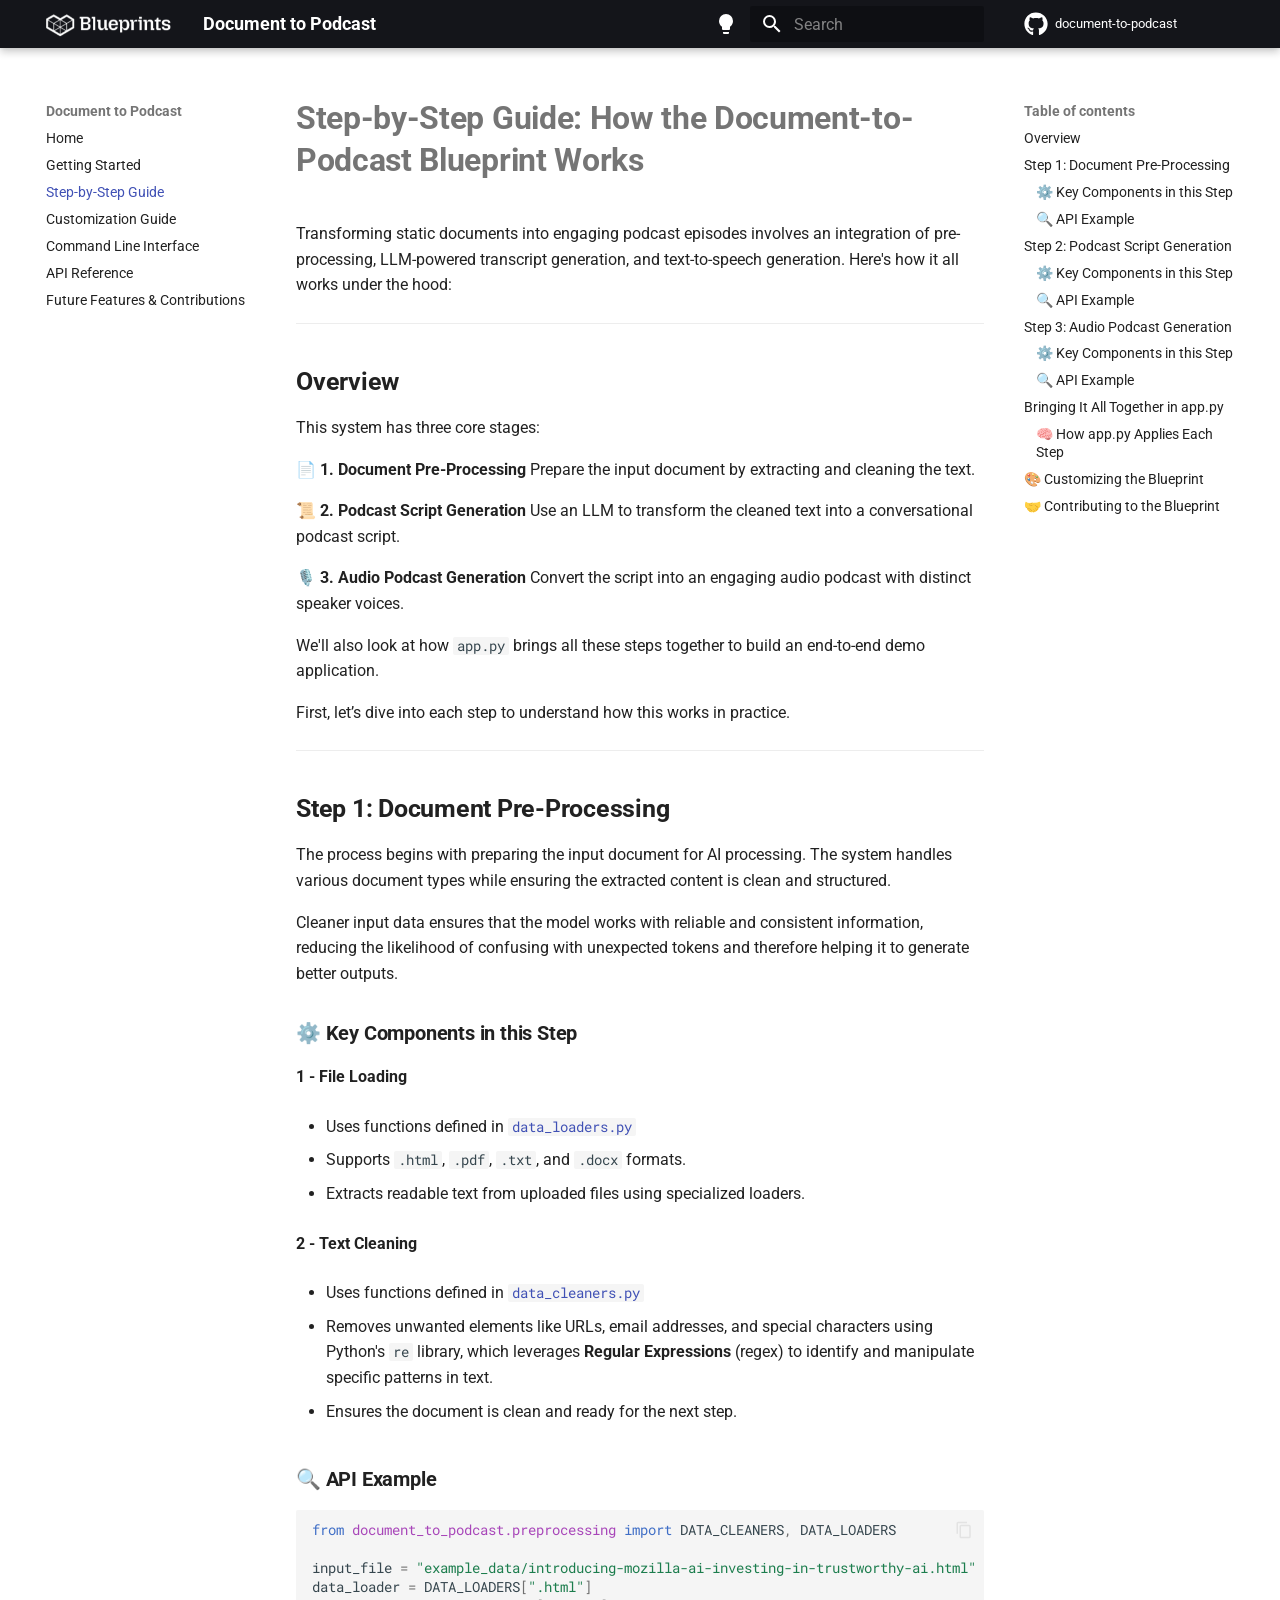
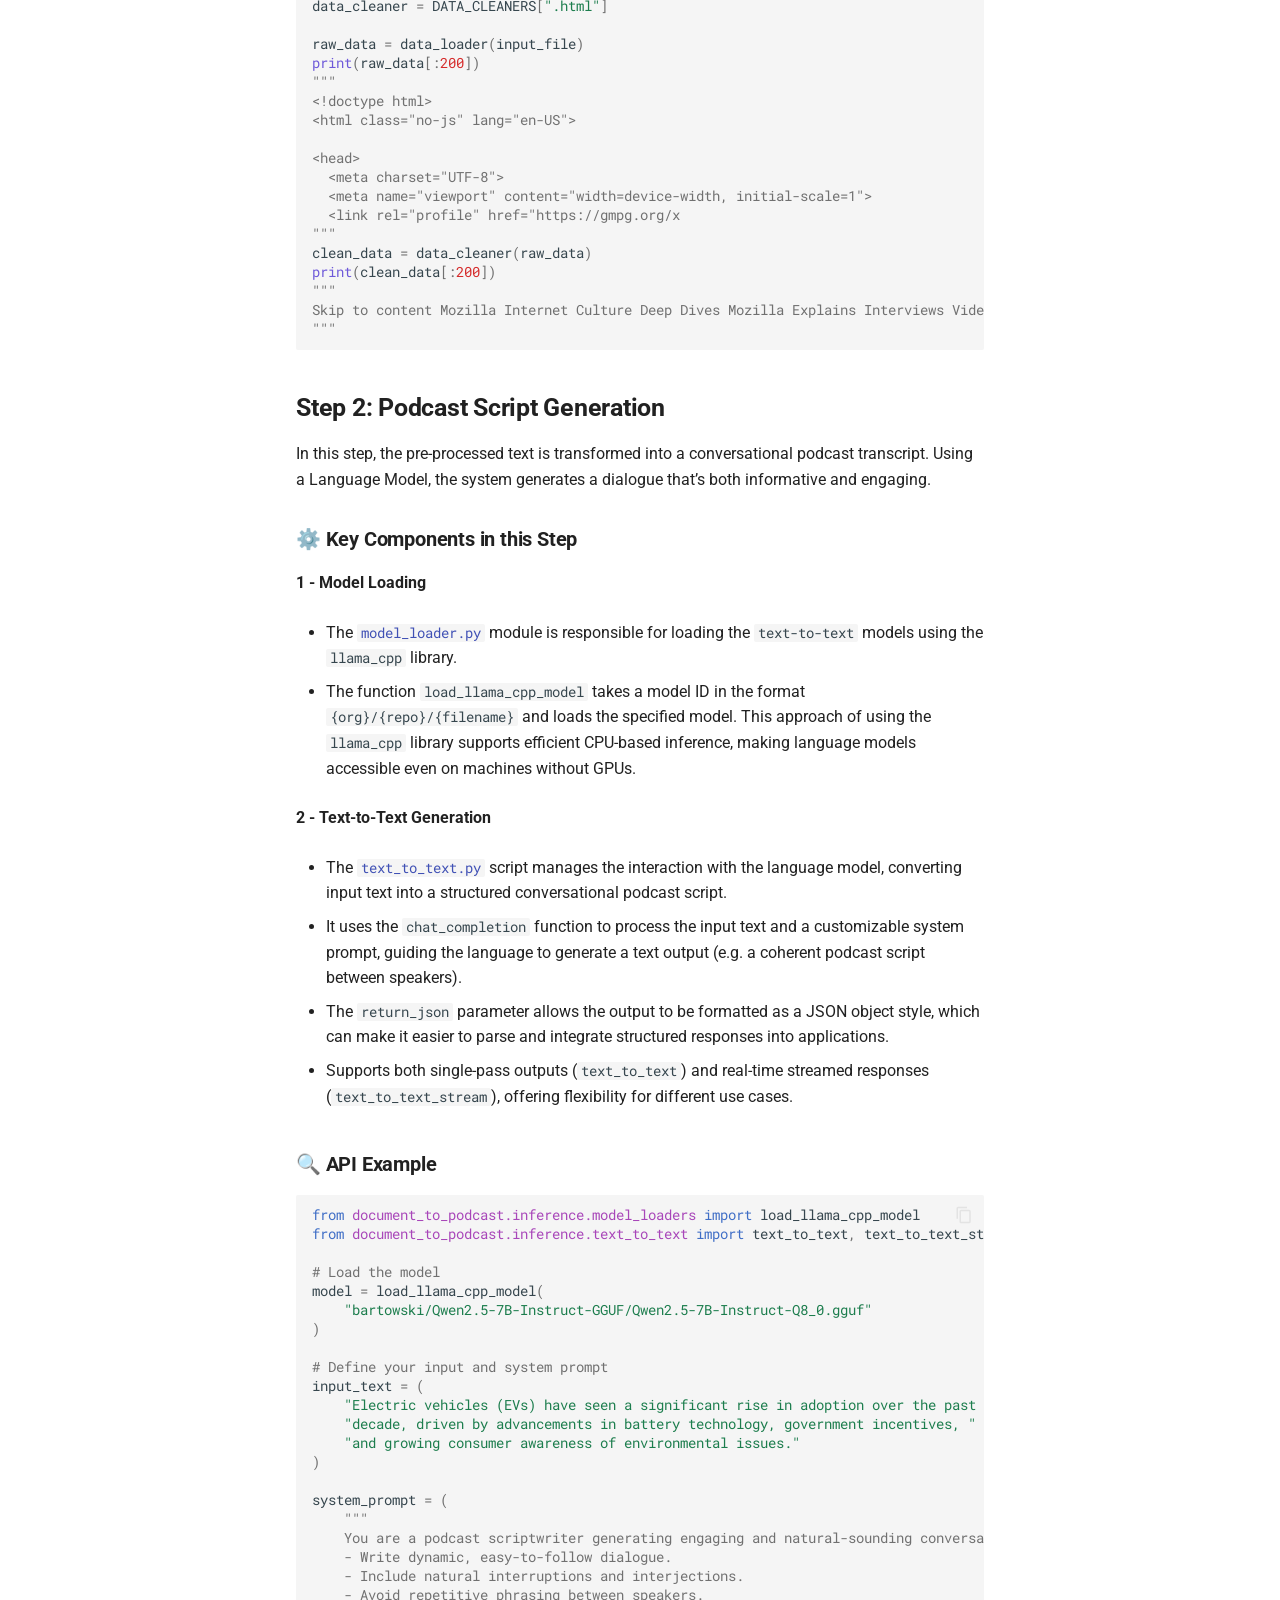
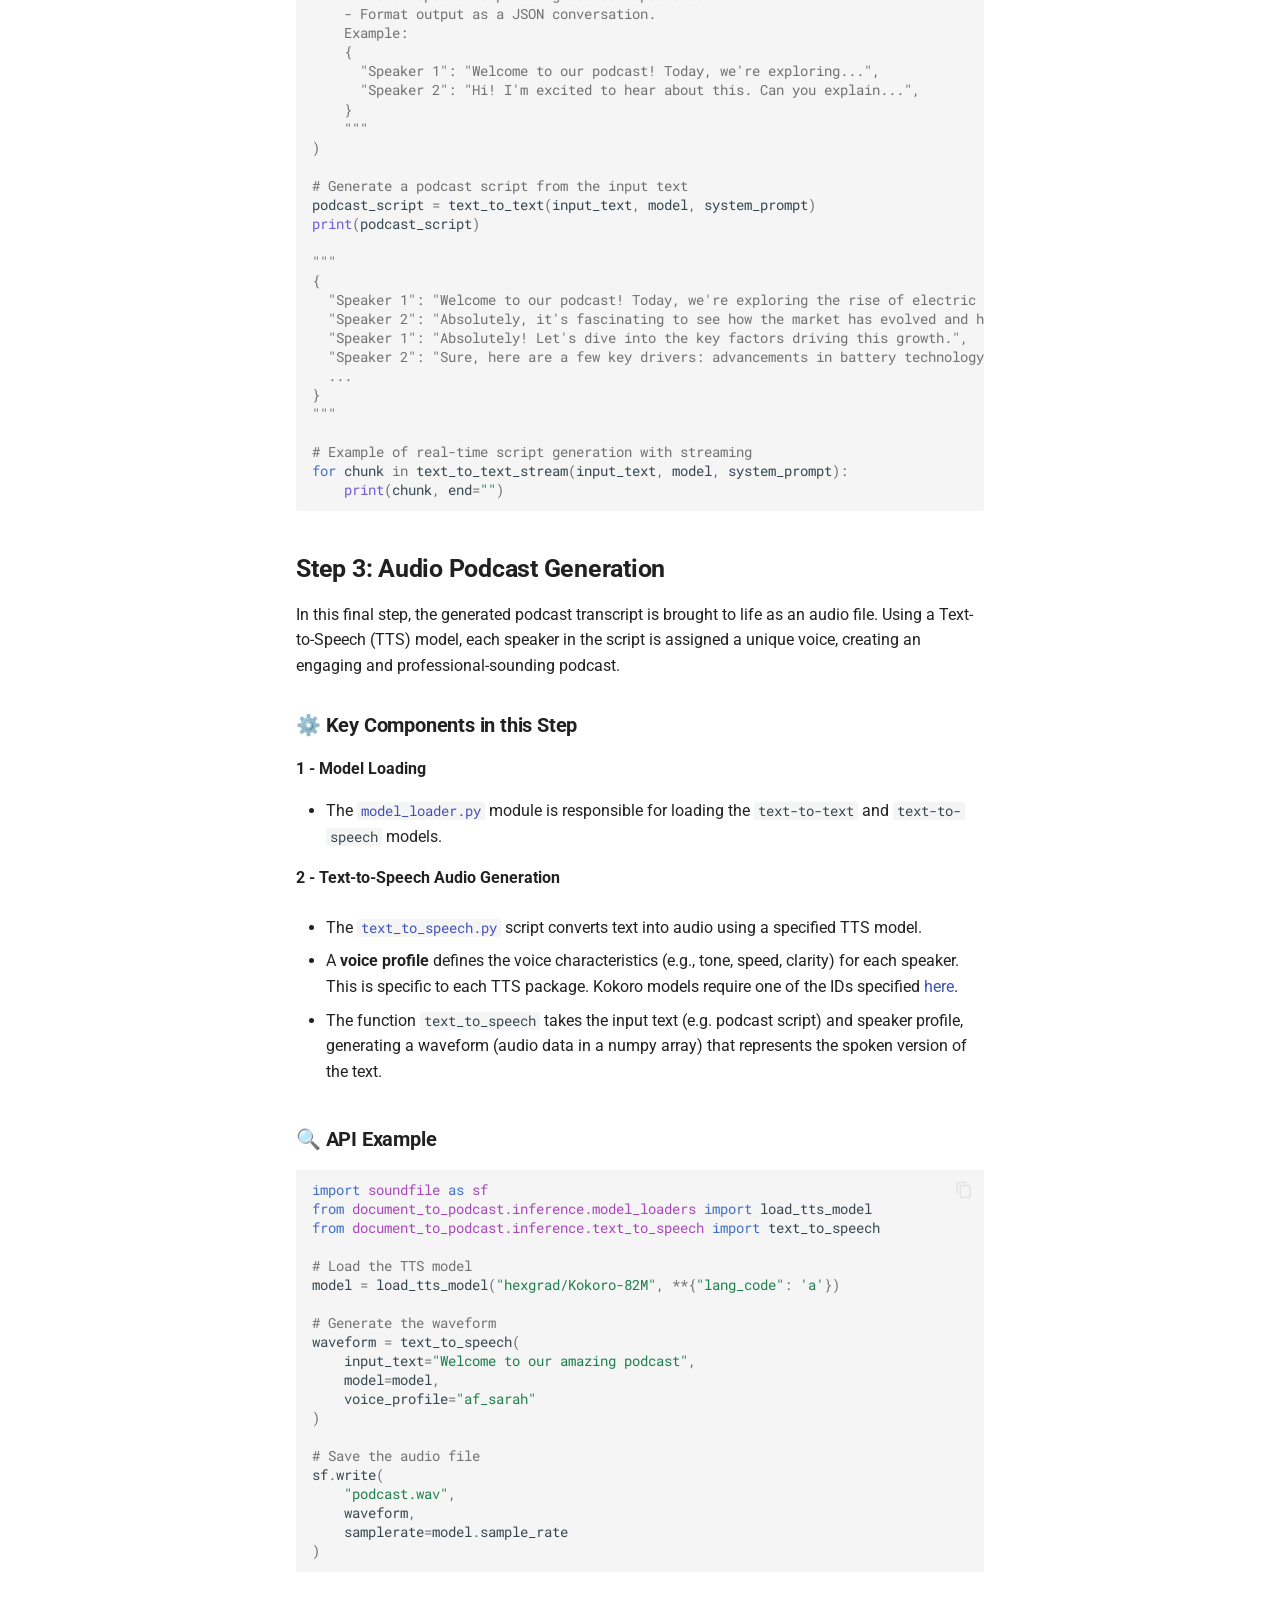
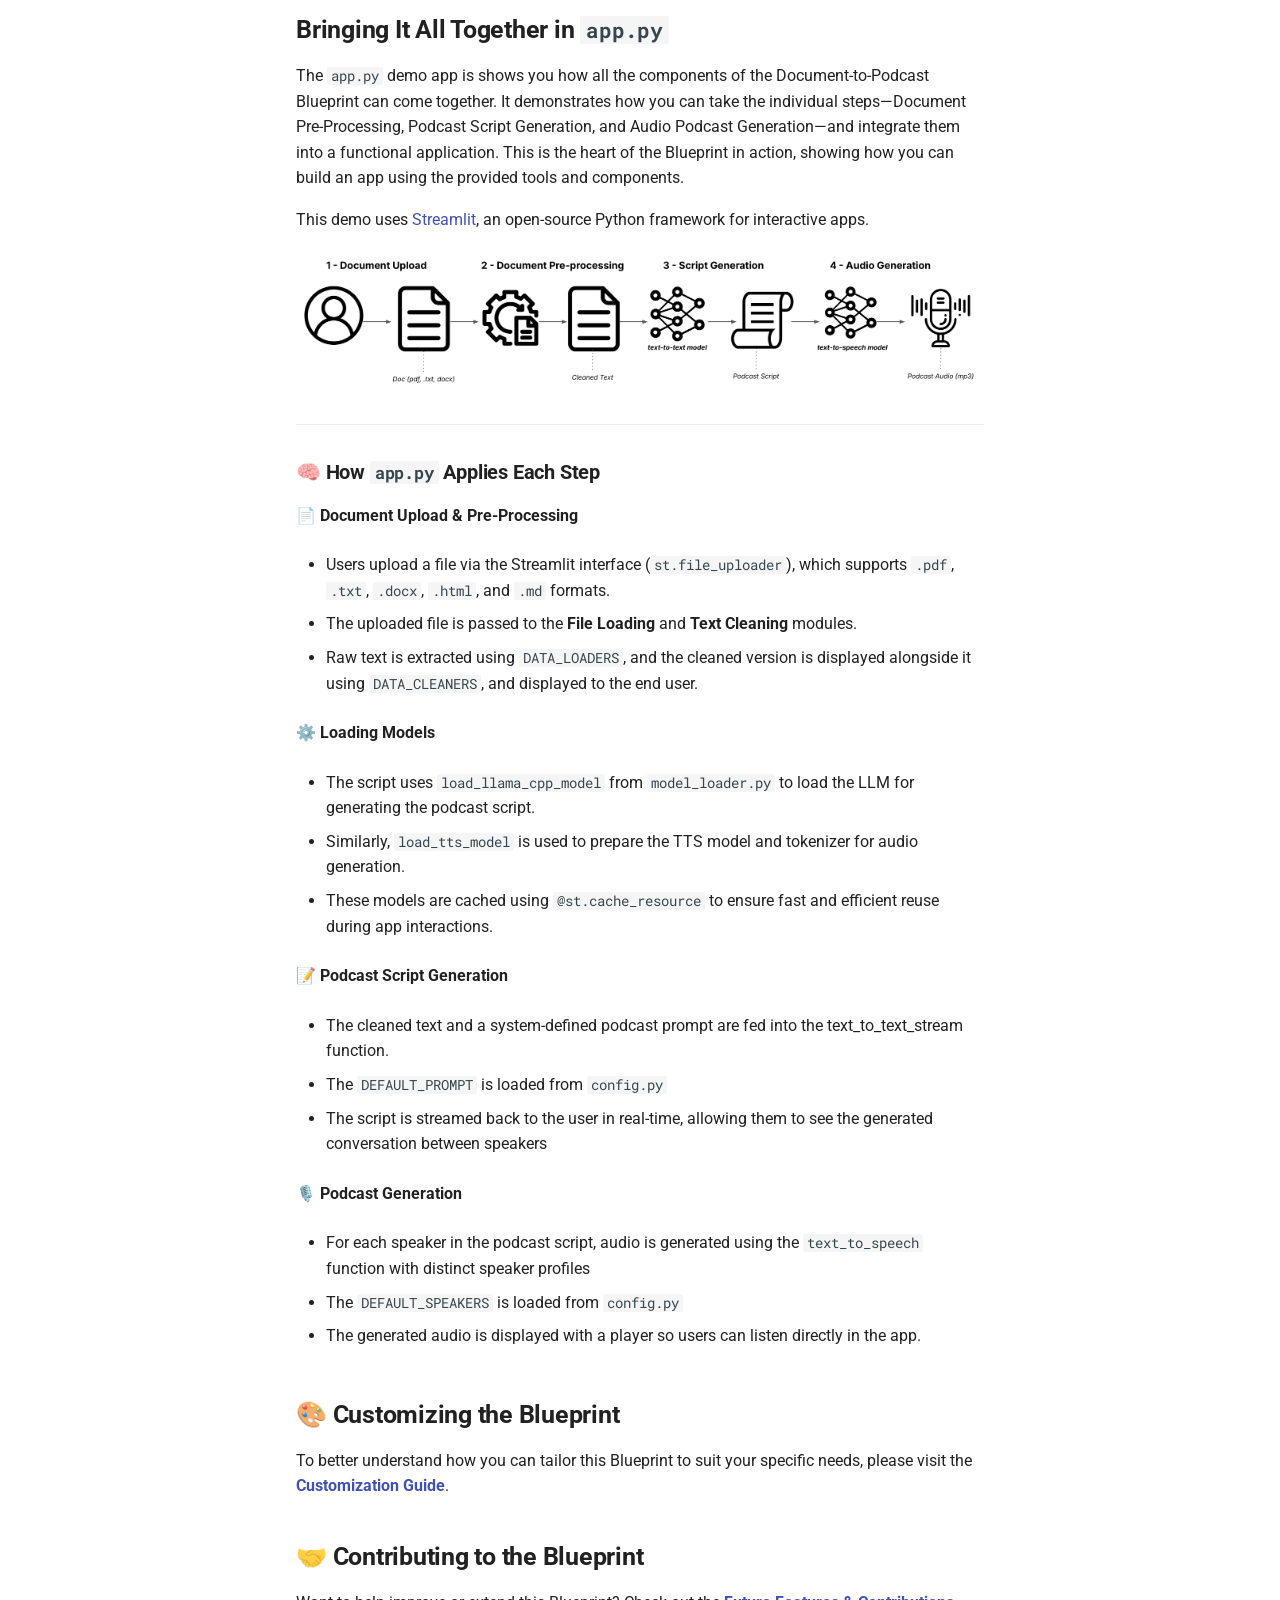
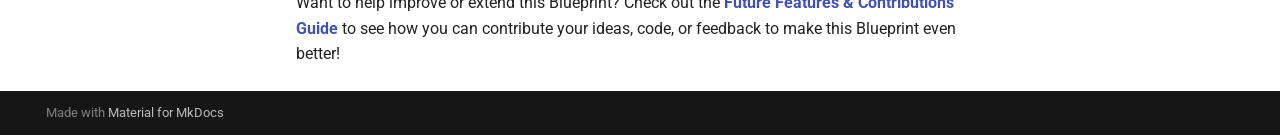
<file: step-by-step-guide/index.html>
<!doctype html>
<html lang="en" class="no-js">
  <head>
    
      <meta charset="utf-8">
      <meta name="viewport" content="width=device-width,initial-scale=1">
      
      
      
      
        <link rel="prev" href="../getting-started/">
      
      
        <link rel="next" href="../customization/">
      
      
      <link rel="icon" href="../images/Blueprint-logo-black-flavicon.png">
      <meta name="generator" content="mkdocs-1.6.1, mkdocs-material-9.6.4">
    
    
      
        <title>Step-by-Step Guide - Document to Podcast</title>
      
    
    
      <link rel="stylesheet" href="../assets/stylesheets/main.8608ea7d.min.css">
      
        
        <link rel="stylesheet" href="../assets/stylesheets/palette.06af60db.min.css">
      
      


    
    
      
    
    
      
        
        
        <link rel="preconnect" href="https://fonts.gstatic.com" crossorigin>
        <link rel="stylesheet" href="https://fonts.googleapis.com/css?family=Roboto:300,300i,400,400i,700,700i%7CRoboto+Mono:400,400i,700,700i&display=fallback">
        <style>:root{--md-text-font:"Roboto";--md-code-font:"Roboto Mono"}</style>
      
    
    
      <link rel="stylesheet" href="../assets/_mkdocstrings.css">
    
    <script>__md_scope=new URL("..",location),__md_hash=e=>[...e].reduce(((e,_)=>(e<<5)-e+_.charCodeAt(0)),0),__md_get=(e,_=localStorage,t=__md_scope)=>JSON.parse(_.getItem(t.pathname+"."+e)),__md_set=(e,_,t=localStorage,a=__md_scope)=>{try{t.setItem(a.pathname+"."+e,JSON.stringify(_))}catch(e){}}</script>
    
      

    
    
    
  </head>
  
  
    
    
      
    
    
    
    
    <body dir="ltr" data-md-color-scheme="default" data-md-color-primary="black" data-md-color-accent="indigo">
  
    
    <input class="md-toggle" data-md-toggle="drawer" type="checkbox" id="__drawer" autocomplete="off">
    <input class="md-toggle" data-md-toggle="search" type="checkbox" id="__search" autocomplete="off">
    <label class="md-overlay" for="__drawer"></label>
    <div data-md-component="skip">
      
        
        <a href="#step-by-step-guide-how-the-document-to-podcast-blueprint-works" class="md-skip">
          Skip to content
        </a>
      
    </div>
    <div data-md-component="announce">
      
    </div>
    
    
      

  

<header class="md-header md-header--shadow" data-md-component="header">
  <nav class="md-header__inner md-grid" aria-label="Header">
    <a href=".." title="Document to Podcast" class="md-header__button md-logo" aria-label="Document to Podcast" data-md-component="logo">
      
  <img src="../images/Blueprint-logo-white.png" alt="logo">

    </a>
    <label class="md-header__button md-icon" for="__drawer">
      
      <svg xmlns="http://www.w3.org/2000/svg" viewBox="0 0 24 24"><path d="M3 6h18v2H3zm0 5h18v2H3zm0 5h18v2H3z"/></svg>
    </label>
    <div class="md-header__title" data-md-component="header-title">
      <div class="md-header__ellipsis">
        <div class="md-header__topic">
          <span class="md-ellipsis">
            Document to Podcast
          </span>
        </div>
        <div class="md-header__topic" data-md-component="header-topic">
          <span class="md-ellipsis">
            
              Step-by-Step Guide
            
          </span>
        </div>
      </div>
    </div>
    
      
        <form class="md-header__option" data-md-component="palette">
  
    
    
    
    <input class="md-option" data-md-color-media="" data-md-color-scheme="default" data-md-color-primary="black" data-md-color-accent="indigo"  aria-label="Switch to dark mode"  type="radio" name="__palette" id="__palette_0">
    
      <label class="md-header__button md-icon" title="Switch to dark mode" for="__palette_1" hidden>
        <svg xmlns="http://www.w3.org/2000/svg" viewBox="0 0 24 24"><path d="M12 2a7 7 0 0 0-7 7c0 2.38 1.19 4.47 3 5.74V17a1 1 0 0 0 1 1h6a1 1 0 0 0 1-1v-2.26c1.81-1.27 3-3.36 3-5.74a7 7 0 0 0-7-7M9 21a1 1 0 0 0 1 1h4a1 1 0 0 0 1-1v-1H9z"/></svg>
      </label>
    
  
    
    
    
    <input class="md-option" data-md-color-media="" data-md-color-scheme="slate" data-md-color-primary="grey" data-md-color-accent="indigo"  aria-label="Switch to light mode"  type="radio" name="__palette" id="__palette_1">
    
      <label class="md-header__button md-icon" title="Switch to light mode" for="__palette_0" hidden>
        <svg xmlns="http://www.w3.org/2000/svg" viewBox="0 0 24 24"><path d="M12 2a7 7 0 0 1 7 7c0 2.38-1.19 4.47-3 5.74V17a1 1 0 0 1-1 1H9a1 1 0 0 1-1-1v-2.26C6.19 13.47 5 11.38 5 9a7 7 0 0 1 7-7M9 21v-1h6v1a1 1 0 0 1-1 1h-4a1 1 0 0 1-1-1m3-17a5 5 0 0 0-5 5c0 2.05 1.23 3.81 3 4.58V16h4v-2.42c1.77-.77 3-2.53 3-4.58a5 5 0 0 0-5-5"/></svg>
      </label>
    
  
</form>
      
    
    
      <script>var palette=__md_get("__palette");if(palette&&palette.color){if("(prefers-color-scheme)"===palette.color.media){var media=matchMedia("(prefers-color-scheme: light)"),input=document.querySelector(media.matches?"[data-md-color-media='(prefers-color-scheme: light)']":"[data-md-color-media='(prefers-color-scheme: dark)']");palette.color.media=input.getAttribute("data-md-color-media"),palette.color.scheme=input.getAttribute("data-md-color-scheme"),palette.color.primary=input.getAttribute("data-md-color-primary"),palette.color.accent=input.getAttribute("data-md-color-accent")}for(var[key,value]of Object.entries(palette.color))document.body.setAttribute("data-md-color-"+key,value)}</script>
    
    
    
      <label class="md-header__button md-icon" for="__search">
        
        <svg xmlns="http://www.w3.org/2000/svg" viewBox="0 0 24 24"><path d="M9.5 3A6.5 6.5 0 0 1 16 9.5c0 1.61-.59 3.09-1.56 4.23l.27.27h.79l5 5-1.5 1.5-5-5v-.79l-.27-.27A6.52 6.52 0 0 1 9.5 16 6.5 6.5 0 0 1 3 9.5 6.5 6.5 0 0 1 9.5 3m0 2C7 5 5 7 5 9.5S7 14 9.5 14 14 12 14 9.5 12 5 9.5 5"/></svg>
      </label>
      <div class="md-search" data-md-component="search" role="dialog">
  <label class="md-search__overlay" for="__search"></label>
  <div class="md-search__inner" role="search">
    <form class="md-search__form" name="search">
      <input type="text" class="md-search__input" name="query" aria-label="Search" placeholder="Search" autocapitalize="off" autocorrect="off" autocomplete="off" spellcheck="false" data-md-component="search-query" required>
      <label class="md-search__icon md-icon" for="__search">
        
        <svg xmlns="http://www.w3.org/2000/svg" viewBox="0 0 24 24"><path d="M9.5 3A6.5 6.5 0 0 1 16 9.5c0 1.61-.59 3.09-1.56 4.23l.27.27h.79l5 5-1.5 1.5-5-5v-.79l-.27-.27A6.52 6.52 0 0 1 9.5 16 6.5 6.5 0 0 1 3 9.5 6.5 6.5 0 0 1 9.5 3m0 2C7 5 5 7 5 9.5S7 14 9.5 14 14 12 14 9.5 12 5 9.5 5"/></svg>
        
        <svg xmlns="http://www.w3.org/2000/svg" viewBox="0 0 24 24"><path d="M20 11v2H8l5.5 5.5-1.42 1.42L4.16 12l7.92-7.92L13.5 5.5 8 11z"/></svg>
      </label>
      <nav class="md-search__options" aria-label="Search">
        
        <button type="reset" class="md-search__icon md-icon" title="Clear" aria-label="Clear" tabindex="-1">
          
          <svg xmlns="http://www.w3.org/2000/svg" viewBox="0 0 24 24"><path d="M19 6.41 17.59 5 12 10.59 6.41 5 5 6.41 10.59 12 5 17.59 6.41 19 12 13.41 17.59 19 19 17.59 13.41 12z"/></svg>
        </button>
      </nav>
      
    </form>
    <div class="md-search__output">
      <div class="md-search__scrollwrap" tabindex="0" data-md-scrollfix>
        <div class="md-search-result" data-md-component="search-result">
          <div class="md-search-result__meta">
            Initializing search
          </div>
          <ol class="md-search-result__list" role="presentation"></ol>
        </div>
      </div>
    </div>
  </div>
</div>
    
    
      <div class="md-header__source">
        <a href="https://github.com/mozilla-ai/document-to-podcast" title="Go to repository" class="md-source" data-md-component="source">
  <div class="md-source__icon md-icon">
    
    <svg xmlns="http://www.w3.org/2000/svg" viewBox="0 0 496 512"><!--! Font Awesome Free 6.7.2 by @fontawesome - https://fontawesome.com License - https://fontawesome.com/license/free (Icons: CC BY 4.0, Fonts: SIL OFL 1.1, Code: MIT License) Copyright 2024 Fonticons, Inc.--><path d="M165.9 397.4c0 2-2.3 3.6-5.2 3.6-3.3.3-5.6-1.3-5.6-3.6 0-2 2.3-3.6 5.2-3.6 3-.3 5.6 1.3 5.6 3.6m-31.1-4.5c-.7 2 1.3 4.3 4.3 4.9 2.6 1 5.6 0 6.2-2s-1.3-4.3-4.3-5.2c-2.6-.7-5.5.3-6.2 2.3m44.2-1.7c-2.9.7-4.9 2.6-4.6 4.9.3 2 2.9 3.3 5.9 2.6 2.9-.7 4.9-2.6 4.6-4.6-.3-1.9-3-3.2-5.9-2.9M244.8 8C106.1 8 0 113.3 0 252c0 110.9 69.8 205.8 169.5 239.2 12.8 2.3 17.3-5.6 17.3-12.1 0-6.2-.3-40.4-.3-61.4 0 0-70 15-84.7-29.8 0 0-11.4-29.1-27.8-36.6 0 0-22.9-15.7 1.6-15.4 0 0 24.9 2 38.6 25.8 21.9 38.6 58.6 27.5 72.9 20.9 2.3-16 8.8-27.1 16-33.7-55.9-6.2-112.3-14.3-112.3-110.5 0-27.5 7.6-41.3 23.6-58.9-2.6-6.5-11.1-33.3 2.6-67.9 20.9-6.5 69 27 69 27 20-5.6 41.5-8.5 62.8-8.5s42.8 2.9 62.8 8.5c0 0 48.1-33.6 69-27 13.7 34.7 5.2 61.4 2.6 67.9 16 17.7 25.8 31.5 25.8 58.9 0 96.5-58.9 104.2-114.8 110.5 9.2 7.9 17 22.9 17 46.4 0 33.7-.3 75.4-.3 83.6 0 6.5 4.6 14.4 17.3 12.1C428.2 457.8 496 362.9 496 252 496 113.3 383.5 8 244.8 8M97.2 352.9c-1.3 1-1 3.3.7 5.2 1.6 1.6 3.9 2.3 5.2 1 1.3-1 1-3.3-.7-5.2-1.6-1.6-3.9-2.3-5.2-1m-10.8-8.1c-.7 1.3.3 2.9 2.3 3.9 1.6 1 3.6.7 4.3-.7.7-1.3-.3-2.9-2.3-3.9-2-.6-3.6-.3-4.3.7m32.4 35.6c-1.6 1.3-1 4.3 1.3 6.2 2.3 2.3 5.2 2.6 6.5 1 1.3-1.3.7-4.3-1.3-6.2-2.2-2.3-5.2-2.6-6.5-1m-11.4-14.7c-1.6 1-1.6 3.6 0 5.9s4.3 3.3 5.6 2.3c1.6-1.3 1.6-3.9 0-6.2-1.4-2.3-4-3.3-5.6-2"/></svg>
  </div>
  <div class="md-source__repository">
    document-to-podcast
  </div>
</a>
      </div>
    
  </nav>
  
</header>
    
    <div class="md-container" data-md-component="container">
      
      
        
          
        
      
      <main class="md-main" data-md-component="main">
        <div class="md-main__inner md-grid">
          
            
              
              <div class="md-sidebar md-sidebar--primary" data-md-component="sidebar" data-md-type="navigation" >
                <div class="md-sidebar__scrollwrap">
                  <div class="md-sidebar__inner">
                    



<nav class="md-nav md-nav--primary" aria-label="Navigation" data-md-level="0">
  <label class="md-nav__title" for="__drawer">
    <a href=".." title="Document to Podcast" class="md-nav__button md-logo" aria-label="Document to Podcast" data-md-component="logo">
      
  <img src="../images/Blueprint-logo-white.png" alt="logo">

    </a>
    Document to Podcast
  </label>
  
    <div class="md-nav__source">
      <a href="https://github.com/mozilla-ai/document-to-podcast" title="Go to repository" class="md-source" data-md-component="source">
  <div class="md-source__icon md-icon">
    
    <svg xmlns="http://www.w3.org/2000/svg" viewBox="0 0 496 512"><!--! Font Awesome Free 6.7.2 by @fontawesome - https://fontawesome.com License - https://fontawesome.com/license/free (Icons: CC BY 4.0, Fonts: SIL OFL 1.1, Code: MIT License) Copyright 2024 Fonticons, Inc.--><path d="M165.9 397.4c0 2-2.3 3.6-5.2 3.6-3.3.3-5.6-1.3-5.6-3.6 0-2 2.3-3.6 5.2-3.6 3-.3 5.6 1.3 5.6 3.6m-31.1-4.5c-.7 2 1.3 4.3 4.3 4.9 2.6 1 5.6 0 6.2-2s-1.3-4.3-4.3-5.2c-2.6-.7-5.5.3-6.2 2.3m44.2-1.7c-2.9.7-4.9 2.6-4.6 4.9.3 2 2.9 3.3 5.9 2.6 2.9-.7 4.9-2.6 4.6-4.6-.3-1.9-3-3.2-5.9-2.9M244.8 8C106.1 8 0 113.3 0 252c0 110.9 69.8 205.8 169.5 239.2 12.8 2.3 17.3-5.6 17.3-12.1 0-6.2-.3-40.4-.3-61.4 0 0-70 15-84.7-29.8 0 0-11.4-29.1-27.8-36.6 0 0-22.9-15.7 1.6-15.4 0 0 24.9 2 38.6 25.8 21.9 38.6 58.6 27.5 72.9 20.9 2.3-16 8.8-27.1 16-33.7-55.9-6.2-112.3-14.3-112.3-110.5 0-27.5 7.6-41.3 23.6-58.9-2.6-6.5-11.1-33.3 2.6-67.9 20.9-6.5 69 27 69 27 20-5.6 41.5-8.5 62.8-8.5s42.8 2.9 62.8 8.5c0 0 48.1-33.6 69-27 13.7 34.7 5.2 61.4 2.6 67.9 16 17.7 25.8 31.5 25.8 58.9 0 96.5-58.9 104.2-114.8 110.5 9.2 7.9 17 22.9 17 46.4 0 33.7-.3 75.4-.3 83.6 0 6.5 4.6 14.4 17.3 12.1C428.2 457.8 496 362.9 496 252 496 113.3 383.5 8 244.8 8M97.2 352.9c-1.3 1-1 3.3.7 5.2 1.6 1.6 3.9 2.3 5.2 1 1.3-1 1-3.3-.7-5.2-1.6-1.6-3.9-2.3-5.2-1m-10.8-8.1c-.7 1.3.3 2.9 2.3 3.9 1.6 1 3.6.7 4.3-.7.7-1.3-.3-2.9-2.3-3.9-2-.6-3.6-.3-4.3.7m32.4 35.6c-1.6 1.3-1 4.3 1.3 6.2 2.3 2.3 5.2 2.6 6.5 1 1.3-1.3.7-4.3-1.3-6.2-2.2-2.3-5.2-2.6-6.5-1m-11.4-14.7c-1.6 1-1.6 3.6 0 5.9s4.3 3.3 5.6 2.3c1.6-1.3 1.6-3.9 0-6.2-1.4-2.3-4-3.3-5.6-2"/></svg>
  </div>
  <div class="md-source__repository">
    document-to-podcast
  </div>
</a>
    </div>
  
  <ul class="md-nav__list" data-md-scrollfix>
    
      
      
  
  
  
  
    <li class="md-nav__item">
      <a href=".." class="md-nav__link">
        
  
  <span class="md-ellipsis">
    Home
    
  </span>
  

      </a>
    </li>
  

    
      
      
  
  
  
  
    <li class="md-nav__item">
      <a href="../getting-started/" class="md-nav__link">
        
  
  <span class="md-ellipsis">
    Getting Started
    
  </span>
  

      </a>
    </li>
  

    
      
      
  
  
    
  
  
  
    <li class="md-nav__item md-nav__item--active">
      
      <input class="md-nav__toggle md-toggle" type="checkbox" id="__toc">
      
      
        
      
      
        <label class="md-nav__link md-nav__link--active" for="__toc">
          
  
  <span class="md-ellipsis">
    Step-by-Step Guide
    
  </span>
  

          <span class="md-nav__icon md-icon"></span>
        </label>
      
      <a href="./" class="md-nav__link md-nav__link--active">
        
  
  <span class="md-ellipsis">
    Step-by-Step Guide
    
  </span>
  

      </a>
      
        

<nav class="md-nav md-nav--secondary" aria-label="Table of contents">
  
  
  
    
  
  
    <label class="md-nav__title" for="__toc">
      <span class="md-nav__icon md-icon"></span>
      Table of contents
    </label>
    <ul class="md-nav__list" data-md-component="toc" data-md-scrollfix>
      
        <li class="md-nav__item">
  <a href="#overview" class="md-nav__link">
    <span class="md-ellipsis">
      Overview
    </span>
  </a>
  
</li>
      
        <li class="md-nav__item">
  <a href="#step-1-document-pre-processing" class="md-nav__link">
    <span class="md-ellipsis">
      Step 1: Document Pre-Processing
    </span>
  </a>
  
    <nav class="md-nav" aria-label="Step 1: Document Pre-Processing">
      <ul class="md-nav__list">
        
          <li class="md-nav__item">
  <a href="#key-components-in-this-step" class="md-nav__link">
    <span class="md-ellipsis">
      ⚙️ Key Components in this Step
    </span>
  </a>
  
</li>
        
          <li class="md-nav__item">
  <a href="#api-example" class="md-nav__link">
    <span class="md-ellipsis">
      🔍 API Example
    </span>
  </a>
  
</li>
        
      </ul>
    </nav>
  
</li>
      
        <li class="md-nav__item">
  <a href="#step-2-podcast-script-generation" class="md-nav__link">
    <span class="md-ellipsis">
      Step 2: Podcast Script Generation
    </span>
  </a>
  
    <nav class="md-nav" aria-label="Step 2: Podcast Script Generation">
      <ul class="md-nav__list">
        
          <li class="md-nav__item">
  <a href="#key-components-in-this-step_1" class="md-nav__link">
    <span class="md-ellipsis">
      ⚙️ Key Components in this Step
    </span>
  </a>
  
</li>
        
          <li class="md-nav__item">
  <a href="#api-example_1" class="md-nav__link">
    <span class="md-ellipsis">
      🔍 API Example
    </span>
  </a>
  
</li>
        
      </ul>
    </nav>
  
</li>
      
        <li class="md-nav__item">
  <a href="#step-3-audio-podcast-generation" class="md-nav__link">
    <span class="md-ellipsis">
      Step 3: Audio Podcast Generation
    </span>
  </a>
  
    <nav class="md-nav" aria-label="Step 3: Audio Podcast Generation">
      <ul class="md-nav__list">
        
          <li class="md-nav__item">
  <a href="#key-components-in-this-step_2" class="md-nav__link">
    <span class="md-ellipsis">
      ⚙️ Key Components in this Step
    </span>
  </a>
  
</li>
        
          <li class="md-nav__item">
  <a href="#api-example_2" class="md-nav__link">
    <span class="md-ellipsis">
      🔍 API Example
    </span>
  </a>
  
</li>
        
      </ul>
    </nav>
  
</li>
      
        <li class="md-nav__item">
  <a href="#bringing-it-all-together-in-apppy" class="md-nav__link">
    <span class="md-ellipsis">
      Bringing It All Together in app.py
    </span>
  </a>
  
    <nav class="md-nav" aria-label="Bringing It All Together in app.py">
      <ul class="md-nav__list">
        
          <li class="md-nav__item">
  <a href="#how-apppy-applies-each-step" class="md-nav__link">
    <span class="md-ellipsis">
      🧠 How app.py Applies Each Step
    </span>
  </a>
  
</li>
        
      </ul>
    </nav>
  
</li>
      
        <li class="md-nav__item">
  <a href="#customizing-the-blueprint" class="md-nav__link">
    <span class="md-ellipsis">
      🎨 Customizing the Blueprint
    </span>
  </a>
  
</li>
      
        <li class="md-nav__item">
  <a href="#contributing-to-the-blueprint" class="md-nav__link">
    <span class="md-ellipsis">
      🤝 Contributing to the Blueprint
    </span>
  </a>
  
</li>
      
    </ul>
  
</nav>
      
    </li>
  

    
      
      
  
  
  
  
    <li class="md-nav__item">
      <a href="../customization/" class="md-nav__link">
        
  
  <span class="md-ellipsis">
    Customization Guide
    
  </span>
  

      </a>
    </li>
  

    
      
      
  
  
  
  
    <li class="md-nav__item">
      <a href="../cli/" class="md-nav__link">
        
  
  <span class="md-ellipsis">
    Command Line Interface
    
  </span>
  

      </a>
    </li>
  

    
      
      
  
  
  
  
    <li class="md-nav__item">
      <a href="../api/" class="md-nav__link">
        
  
  <span class="md-ellipsis">
    API Reference
    
  </span>
  

      </a>
    </li>
  

    
      
      
  
  
  
  
    <li class="md-nav__item">
      <a href="../future-features-contributions/" class="md-nav__link">
        
  
  <span class="md-ellipsis">
    Future Features & Contributions
    
  </span>
  

      </a>
    </li>
  

    
  </ul>
</nav>
                  </div>
                </div>
              </div>
            
            
              
              <div class="md-sidebar md-sidebar--secondary" data-md-component="sidebar" data-md-type="toc" >
                <div class="md-sidebar__scrollwrap">
                  <div class="md-sidebar__inner">
                    

<nav class="md-nav md-nav--secondary" aria-label="Table of contents">
  
  
  
    
  
  
    <label class="md-nav__title" for="__toc">
      <span class="md-nav__icon md-icon"></span>
      Table of contents
    </label>
    <ul class="md-nav__list" data-md-component="toc" data-md-scrollfix>
      
        <li class="md-nav__item">
  <a href="#overview" class="md-nav__link">
    <span class="md-ellipsis">
      Overview
    </span>
  </a>
  
</li>
      
        <li class="md-nav__item">
  <a href="#step-1-document-pre-processing" class="md-nav__link">
    <span class="md-ellipsis">
      Step 1: Document Pre-Processing
    </span>
  </a>
  
    <nav class="md-nav" aria-label="Step 1: Document Pre-Processing">
      <ul class="md-nav__list">
        
          <li class="md-nav__item">
  <a href="#key-components-in-this-step" class="md-nav__link">
    <span class="md-ellipsis">
      ⚙️ Key Components in this Step
    </span>
  </a>
  
</li>
        
          <li class="md-nav__item">
  <a href="#api-example" class="md-nav__link">
    <span class="md-ellipsis">
      🔍 API Example
    </span>
  </a>
  
</li>
        
      </ul>
    </nav>
  
</li>
      
        <li class="md-nav__item">
  <a href="#step-2-podcast-script-generation" class="md-nav__link">
    <span class="md-ellipsis">
      Step 2: Podcast Script Generation
    </span>
  </a>
  
    <nav class="md-nav" aria-label="Step 2: Podcast Script Generation">
      <ul class="md-nav__list">
        
          <li class="md-nav__item">
  <a href="#key-components-in-this-step_1" class="md-nav__link">
    <span class="md-ellipsis">
      ⚙️ Key Components in this Step
    </span>
  </a>
  
</li>
        
          <li class="md-nav__item">
  <a href="#api-example_1" class="md-nav__link">
    <span class="md-ellipsis">
      🔍 API Example
    </span>
  </a>
  
</li>
        
      </ul>
    </nav>
  
</li>
      
        <li class="md-nav__item">
  <a href="#step-3-audio-podcast-generation" class="md-nav__link">
    <span class="md-ellipsis">
      Step 3: Audio Podcast Generation
    </span>
  </a>
  
    <nav class="md-nav" aria-label="Step 3: Audio Podcast Generation">
      <ul class="md-nav__list">
        
          <li class="md-nav__item">
  <a href="#key-components-in-this-step_2" class="md-nav__link">
    <span class="md-ellipsis">
      ⚙️ Key Components in this Step
    </span>
  </a>
  
</li>
        
          <li class="md-nav__item">
  <a href="#api-example_2" class="md-nav__link">
    <span class="md-ellipsis">
      🔍 API Example
    </span>
  </a>
  
</li>
        
      </ul>
    </nav>
  
</li>
      
        <li class="md-nav__item">
  <a href="#bringing-it-all-together-in-apppy" class="md-nav__link">
    <span class="md-ellipsis">
      Bringing It All Together in app.py
    </span>
  </a>
  
    <nav class="md-nav" aria-label="Bringing It All Together in app.py">
      <ul class="md-nav__list">
        
          <li class="md-nav__item">
  <a href="#how-apppy-applies-each-step" class="md-nav__link">
    <span class="md-ellipsis">
      🧠 How app.py Applies Each Step
    </span>
  </a>
  
</li>
        
      </ul>
    </nav>
  
</li>
      
        <li class="md-nav__item">
  <a href="#customizing-the-blueprint" class="md-nav__link">
    <span class="md-ellipsis">
      🎨 Customizing the Blueprint
    </span>
  </a>
  
</li>
      
        <li class="md-nav__item">
  <a href="#contributing-to-the-blueprint" class="md-nav__link">
    <span class="md-ellipsis">
      🤝 Contributing to the Blueprint
    </span>
  </a>
  
</li>
      
    </ul>
  
</nav>
                  </div>
                </div>
              </div>
            
          
          
            <div class="md-content" data-md-component="content">
              <article class="md-content__inner md-typeset">
                
                  


  
  


<h1 id="step-by-step-guide-how-the-document-to-podcast-blueprint-works"><strong>Step-by-Step Guide: How the Document-to-Podcast Blueprint Works</strong></h1>
<p>Transforming static documents into engaging podcast episodes involves an integration of pre-processing, LLM-powered transcript generation, and text-to-speech generation. Here's how it all works under the hood:</p>
<hr />
<h2 id="overview"><strong>Overview</strong></h2>
<p>This system has three core stages:</p>
<p>📄 <strong>1. Document Pre-Processing</strong>
   Prepare the input document by extracting and cleaning the text.</p>
<p>📜 <strong>2. Podcast Script Generation</strong>
   Use an LLM to transform the cleaned text into a conversational podcast script.</p>
<p>🎙️ <strong>3. Audio Podcast Generation</strong>
   Convert the script into an engaging audio podcast with distinct speaker voices.</p>
<p>We'll also look at how <code>app.py</code> brings all these steps together to build an end-to-end demo application.</p>
<p>First, let’s dive into each step to understand how this works in practice.</p>
<hr />
<h2 id="step-1-document-pre-processing"><strong>Step 1: Document Pre-Processing</strong></h2>
<p>The process begins with preparing the input document for AI processing. The system handles various document types while ensuring the extracted content is clean and structured.</p>
<p>Cleaner input data ensures that the model works with reliable and consistent information, reducing the likelihood of confusing with unexpected tokens and therefore helping it to generate better outputs.</p>
<h3 id="key-components-in-this-step">⚙️ <strong>Key Components in this Step</strong></h3>
<p><strong>1 - File Loading</strong></p>
<ul>
<li>
<p>Uses functions defined in <a href="../api/#document_to_podcast.preprocessing.data_loaders"><code>data_loaders.py</code></a></p>
</li>
<li>
<p>Supports <code>.html</code>, <code>.pdf</code>, <code>.txt</code>, and <code>.docx</code> formats.</p>
</li>
<li>
<p>Extracts readable text from uploaded files using specialized loaders.</p>
</li>
</ul>
<p><strong>2 - Text Cleaning</strong></p>
<ul>
<li>
<p>Uses functions defined in <a href="../api/#document_to_podcast.preprocessing.data_cleaners"><code>data_cleaners.py</code></a></p>
</li>
<li>
<p>Removes unwanted elements like URLs, email addresses, and special characters using Python's <code>re</code> library, which leverages <strong>Regular Expressions</strong> (regex) to identify and manipulate specific patterns in text.</p>
</li>
<li>
<p>Ensures the document is clean and ready for the next step.</p>
</li>
</ul>
<h3 id="api-example">🔍 <strong>API Example</strong></h3>
<div class="language-py highlight"><pre><span></span><code><span id="__span-0-1"><a id="__codelineno-0-1" name="__codelineno-0-1" href="#__codelineno-0-1"></a><span class="kn">from</span><span class="w"> </span><span class="nn">document_to_podcast.preprocessing</span><span class="w"> </span><span class="kn">import</span> <span class="n">DATA_CLEANERS</span><span class="p">,</span> <span class="n">DATA_LOADERS</span>
</span><span id="__span-0-2"><a id="__codelineno-0-2" name="__codelineno-0-2" href="#__codelineno-0-2"></a>
</span><span id="__span-0-3"><a id="__codelineno-0-3" name="__codelineno-0-3" href="#__codelineno-0-3"></a><span class="n">input_file</span> <span class="o">=</span> <span class="s2">&quot;example_data/introducing-mozilla-ai-investing-in-trustworthy-ai.html&quot;</span>
</span><span id="__span-0-4"><a id="__codelineno-0-4" name="__codelineno-0-4" href="#__codelineno-0-4"></a><span class="n">data_loader</span> <span class="o">=</span> <span class="n">DATA_LOADERS</span><span class="p">[</span><span class="s2">&quot;.html&quot;</span><span class="p">]</span>
</span><span id="__span-0-5"><a id="__codelineno-0-5" name="__codelineno-0-5" href="#__codelineno-0-5"></a><span class="n">data_cleaner</span> <span class="o">=</span> <span class="n">DATA_CLEANERS</span><span class="p">[</span><span class="s2">&quot;.html&quot;</span><span class="p">]</span>
</span><span id="__span-0-6"><a id="__codelineno-0-6" name="__codelineno-0-6" href="#__codelineno-0-6"></a>
</span><span id="__span-0-7"><a id="__codelineno-0-7" name="__codelineno-0-7" href="#__codelineno-0-7"></a><span class="n">raw_data</span> <span class="o">=</span> <span class="n">data_loader</span><span class="p">(</span><span class="n">input_file</span><span class="p">)</span>
</span><span id="__span-0-8"><a id="__codelineno-0-8" name="__codelineno-0-8" href="#__codelineno-0-8"></a><span class="nb">print</span><span class="p">(</span><span class="n">raw_data</span><span class="p">[:</span><span class="mi">200</span><span class="p">])</span>
</span><span id="__span-0-9"><a id="__codelineno-0-9" name="__codelineno-0-9" href="#__codelineno-0-9"></a><span class="sd">&quot;&quot;&quot;</span>
</span><span id="__span-0-10"><a id="__codelineno-0-10" name="__codelineno-0-10" href="#__codelineno-0-10"></a><span class="sd">&lt;!doctype html&gt;</span>
</span><span id="__span-0-11"><a id="__codelineno-0-11" name="__codelineno-0-11" href="#__codelineno-0-11"></a><span class="sd">&lt;html class=&quot;no-js&quot; lang=&quot;en-US&quot;&gt;</span>
</span><span id="__span-0-12"><a id="__codelineno-0-12" name="__codelineno-0-12" href="#__codelineno-0-12"></a>
</span><span id="__span-0-13"><a id="__codelineno-0-13" name="__codelineno-0-13" href="#__codelineno-0-13"></a><span class="sd">&lt;head&gt;</span>
</span><span id="__span-0-14"><a id="__codelineno-0-14" name="__codelineno-0-14" href="#__codelineno-0-14"></a><span class="sd">  &lt;meta charset=&quot;UTF-8&quot;&gt;</span>
</span><span id="__span-0-15"><a id="__codelineno-0-15" name="__codelineno-0-15" href="#__codelineno-0-15"></a><span class="sd">  &lt;meta name=&quot;viewport&quot; content=&quot;width=device-width, initial-scale=1&quot;&gt;</span>
</span><span id="__span-0-16"><a id="__codelineno-0-16" name="__codelineno-0-16" href="#__codelineno-0-16"></a><span class="sd">  &lt;link rel=&quot;profile&quot; href=&quot;https://gmpg.org/x</span>
</span><span id="__span-0-17"><a id="__codelineno-0-17" name="__codelineno-0-17" href="#__codelineno-0-17"></a><span class="sd">&quot;&quot;&quot;</span>
</span><span id="__span-0-18"><a id="__codelineno-0-18" name="__codelineno-0-18" href="#__codelineno-0-18"></a><span class="n">clean_data</span> <span class="o">=</span> <span class="n">data_cleaner</span><span class="p">(</span><span class="n">raw_data</span><span class="p">)</span>
</span><span id="__span-0-19"><a id="__codelineno-0-19" name="__codelineno-0-19" href="#__codelineno-0-19"></a><span class="nb">print</span><span class="p">(</span><span class="n">clean_data</span><span class="p">[:</span><span class="mi">200</span><span class="p">])</span>
</span><span id="__span-0-20"><a id="__codelineno-0-20" name="__codelineno-0-20" href="#__codelineno-0-20"></a><span class="sd">&quot;&quot;&quot;</span>
</span><span id="__span-0-21"><a id="__codelineno-0-21" name="__codelineno-0-21" href="#__codelineno-0-21"></a><span class="sd">Skip to content Mozilla Internet Culture Deep Dives Mozilla Explains Interviews Videos Privacy Security Products Firefox Pocket Mozilla VPN Mozilla News Internet Policy Leadership Mitchell Baker, CEO</span>
</span><span id="__span-0-22"><a id="__codelineno-0-22" name="__codelineno-0-22" href="#__codelineno-0-22"></a><span class="sd">&quot;&quot;&quot;</span>
</span></code></pre></div>
<h2 id="step-2-podcast-script-generation"><strong>Step 2: Podcast Script Generation</strong></h2>
<p>In this step, the pre-processed text is transformed into a conversational podcast transcript. Using a Language Model, the system generates a dialogue that’s both informative and engaging.</p>
<h3 id="key-components-in-this-step_1">⚙️ <strong>Key Components in this Step</strong></h3>
<p><strong>1 - Model Loading</strong></p>
<ul>
<li>
<p>The <a href="../api/#document_to_podcast.inference.model_loaders"><code>model_loader.py</code></a> module is responsible for loading the <code>text-to-text</code> models using the <code>llama_cpp</code> library.</p>
</li>
<li>
<p>The function <code>load_llama_cpp_model</code> takes a model ID in the format <code>{org}/{repo}/{filename}</code> and loads the specified model. This approach of using the <code>llama_cpp</code> library supports efficient CPU-based inference, making language models accessible even on machines without GPUs.</p>
</li>
</ul>
<p><strong>2 - Text-to-Text Generation</strong></p>
<ul>
<li>
<p>The <a href="../api/#document_to_podcast.inference.text_to_text"><code>text_to_text.py</code></a> script manages the interaction with the language model, converting input text into a structured conversational podcast script.</p>
</li>
<li>
<p>It uses the <code>chat_completion</code> function to process the input text and a customizable system prompt, guiding the language to generate a text output (e.g. a coherent podcast script between speakers).</p>
</li>
<li>
<p>The <code>return_json</code> parameter allows the output to be formatted as a JSON object style, which can make it easier to parse and integrate structured responses into applications.</p>
</li>
<li>
<p>Supports both single-pass outputs (<code>text_to_text</code>) and real-time streamed responses (<code>text_to_text_stream</code>), offering flexibility for different use cases.</p>
</li>
</ul>
<h3 id="api-example_1">🔍 <strong>API Example</strong></h3>
<div class="language-py highlight"><pre><span></span><code><span id="__span-1-1"><a id="__codelineno-1-1" name="__codelineno-1-1" href="#__codelineno-1-1"></a><span class="kn">from</span><span class="w"> </span><span class="nn">document_to_podcast.inference.model_loaders</span><span class="w"> </span><span class="kn">import</span> <span class="n">load_llama_cpp_model</span>
</span><span id="__span-1-2"><a id="__codelineno-1-2" name="__codelineno-1-2" href="#__codelineno-1-2"></a><span class="kn">from</span><span class="w"> </span><span class="nn">document_to_podcast.inference.text_to_text</span><span class="w"> </span><span class="kn">import</span> <span class="n">text_to_text</span><span class="p">,</span> <span class="n">text_to_text_stream</span>
</span><span id="__span-1-3"><a id="__codelineno-1-3" name="__codelineno-1-3" href="#__codelineno-1-3"></a>
</span><span id="__span-1-4"><a id="__codelineno-1-4" name="__codelineno-1-4" href="#__codelineno-1-4"></a><span class="c1"># Load the model</span>
</span><span id="__span-1-5"><a id="__codelineno-1-5" name="__codelineno-1-5" href="#__codelineno-1-5"></a><span class="n">model</span> <span class="o">=</span> <span class="n">load_llama_cpp_model</span><span class="p">(</span>
</span><span id="__span-1-6"><a id="__codelineno-1-6" name="__codelineno-1-6" href="#__codelineno-1-6"></a>    <span class="s2">&quot;bartowski/Qwen2.5-7B-Instruct-GGUF/Qwen2.5-7B-Instruct-Q8_0.gguf&quot;</span>
</span><span id="__span-1-7"><a id="__codelineno-1-7" name="__codelineno-1-7" href="#__codelineno-1-7"></a><span class="p">)</span>
</span><span id="__span-1-8"><a id="__codelineno-1-8" name="__codelineno-1-8" href="#__codelineno-1-8"></a>
</span><span id="__span-1-9"><a id="__codelineno-1-9" name="__codelineno-1-9" href="#__codelineno-1-9"></a><span class="c1"># Define your input and system prompt</span>
</span><span id="__span-1-10"><a id="__codelineno-1-10" name="__codelineno-1-10" href="#__codelineno-1-10"></a><span class="n">input_text</span> <span class="o">=</span> <span class="p">(</span>
</span><span id="__span-1-11"><a id="__codelineno-1-11" name="__codelineno-1-11" href="#__codelineno-1-11"></a>    <span class="s2">&quot;Electric vehicles (EVs) have seen a significant rise in adoption over the past &quot;</span>
</span><span id="__span-1-12"><a id="__codelineno-1-12" name="__codelineno-1-12" href="#__codelineno-1-12"></a>    <span class="s2">&quot;decade, driven by advancements in battery technology, government incentives, &quot;</span>
</span><span id="__span-1-13"><a id="__codelineno-1-13" name="__codelineno-1-13" href="#__codelineno-1-13"></a>    <span class="s2">&quot;and growing consumer awareness of environmental issues.&quot;</span>
</span><span id="__span-1-14"><a id="__codelineno-1-14" name="__codelineno-1-14" href="#__codelineno-1-14"></a><span class="p">)</span>
</span><span id="__span-1-15"><a id="__codelineno-1-15" name="__codelineno-1-15" href="#__codelineno-1-15"></a>
</span><span id="__span-1-16"><a id="__codelineno-1-16" name="__codelineno-1-16" href="#__codelineno-1-16"></a><span class="n">system_prompt</span> <span class="o">=</span> <span class="p">(</span>
</span><span id="__span-1-17"><a id="__codelineno-1-17" name="__codelineno-1-17" href="#__codelineno-1-17"></a><span class="w">    </span><span class="sd">&quot;&quot;&quot;</span>
</span><span id="__span-1-18"><a id="__codelineno-1-18" name="__codelineno-1-18" href="#__codelineno-1-18"></a><span class="sd">    You are a podcast scriptwriter generating engaging and natural-sounding conversations in JSON format.</span>
</span><span id="__span-1-19"><a id="__codelineno-1-19" name="__codelineno-1-19" href="#__codelineno-1-19"></a><span class="sd">    - Write dynamic, easy-to-follow dialogue.</span>
</span><span id="__span-1-20"><a id="__codelineno-1-20" name="__codelineno-1-20" href="#__codelineno-1-20"></a><span class="sd">    - Include natural interruptions and interjections.</span>
</span><span id="__span-1-21"><a id="__codelineno-1-21" name="__codelineno-1-21" href="#__codelineno-1-21"></a><span class="sd">    - Avoid repetitive phrasing between speakers.</span>
</span><span id="__span-1-22"><a id="__codelineno-1-22" name="__codelineno-1-22" href="#__codelineno-1-22"></a><span class="sd">    - Format output as a JSON conversation.</span>
</span><span id="__span-1-23"><a id="__codelineno-1-23" name="__codelineno-1-23" href="#__codelineno-1-23"></a><span class="sd">    Example:</span>
</span><span id="__span-1-24"><a id="__codelineno-1-24" name="__codelineno-1-24" href="#__codelineno-1-24"></a><span class="sd">    {</span>
</span><span id="__span-1-25"><a id="__codelineno-1-25" name="__codelineno-1-25" href="#__codelineno-1-25"></a><span class="sd">      &quot;Speaker 1&quot;: &quot;Welcome to our podcast! Today, we&#39;re exploring...&quot;,</span>
</span><span id="__span-1-26"><a id="__codelineno-1-26" name="__codelineno-1-26" href="#__codelineno-1-26"></a><span class="sd">      &quot;Speaker 2&quot;: &quot;Hi! I&#39;m excited to hear about this. Can you explain...&quot;,</span>
</span><span id="__span-1-27"><a id="__codelineno-1-27" name="__codelineno-1-27" href="#__codelineno-1-27"></a><span class="sd">    }</span>
</span><span id="__span-1-28"><a id="__codelineno-1-28" name="__codelineno-1-28" href="#__codelineno-1-28"></a><span class="sd">    &quot;&quot;&quot;</span>
</span><span id="__span-1-29"><a id="__codelineno-1-29" name="__codelineno-1-29" href="#__codelineno-1-29"></a><span class="p">)</span>
</span><span id="__span-1-30"><a id="__codelineno-1-30" name="__codelineno-1-30" href="#__codelineno-1-30"></a>
</span><span id="__span-1-31"><a id="__codelineno-1-31" name="__codelineno-1-31" href="#__codelineno-1-31"></a><span class="c1"># Generate a podcast script from the input text</span>
</span><span id="__span-1-32"><a id="__codelineno-1-32" name="__codelineno-1-32" href="#__codelineno-1-32"></a><span class="n">podcast_script</span> <span class="o">=</span> <span class="n">text_to_text</span><span class="p">(</span><span class="n">input_text</span><span class="p">,</span> <span class="n">model</span><span class="p">,</span> <span class="n">system_prompt</span><span class="p">)</span>
</span><span id="__span-1-33"><a id="__codelineno-1-33" name="__codelineno-1-33" href="#__codelineno-1-33"></a><span class="nb">print</span><span class="p">(</span><span class="n">podcast_script</span><span class="p">)</span>
</span><span id="__span-1-34"><a id="__codelineno-1-34" name="__codelineno-1-34" href="#__codelineno-1-34"></a>
</span><span id="__span-1-35"><a id="__codelineno-1-35" name="__codelineno-1-35" href="#__codelineno-1-35"></a><span class="sd">&quot;&quot;&quot;</span>
</span><span id="__span-1-36"><a id="__codelineno-1-36" name="__codelineno-1-36" href="#__codelineno-1-36"></a><span class="sd">{</span>
</span><span id="__span-1-37"><a id="__codelineno-1-37" name="__codelineno-1-37" href="#__codelineno-1-37"></a><span class="sd">  &quot;Speaker 1&quot;: &quot;Welcome to our podcast! Today, we&#39;re exploring the rise of electric vehicles (EVs) and what&#39;s driving this significant increase in adoption over the past decade.&quot;,</span>
</span><span id="__span-1-38"><a id="__codelineno-1-38" name="__codelineno-1-38" href="#__codelineno-1-38"></a><span class="sd">  &quot;Speaker 2&quot;: &quot;Absolutely, it&#39;s fascinating to see how the market has evolved and how consumers are becoming more environmentally conscious.&quot;,</span>
</span><span id="__span-1-39"><a id="__codelineno-1-39" name="__codelineno-1-39" href="#__codelineno-1-39"></a><span class="sd">  &quot;Speaker 1&quot;: &quot;Absolutely! Let&#39;s dive into the key factors driving this growth.&quot;,</span>
</span><span id="__span-1-40"><a id="__codelineno-1-40" name="__codelineno-1-40" href="#__codelineno-1-40"></a><span class="sd">  &quot;Speaker 2&quot;: &quot;Sure, here are a few key drivers: advancements in battery technology, government incentives, and growing consumer awareness of environmental issues.&quot;,</span>
</span><span id="__span-1-41"><a id="__codelineno-1-41" name="__codelineno-1-41" href="#__codelineno-1-41"></a><span class="sd">  ...</span>
</span><span id="__span-1-42"><a id="__codelineno-1-42" name="__codelineno-1-42" href="#__codelineno-1-42"></a><span class="sd">}</span>
</span><span id="__span-1-43"><a id="__codelineno-1-43" name="__codelineno-1-43" href="#__codelineno-1-43"></a><span class="sd">&quot;&quot;&quot;</span>
</span><span id="__span-1-44"><a id="__codelineno-1-44" name="__codelineno-1-44" href="#__codelineno-1-44"></a>
</span><span id="__span-1-45"><a id="__codelineno-1-45" name="__codelineno-1-45" href="#__codelineno-1-45"></a><span class="c1"># Example of real-time script generation with streaming</span>
</span><span id="__span-1-46"><a id="__codelineno-1-46" name="__codelineno-1-46" href="#__codelineno-1-46"></a><span class="k">for</span> <span class="n">chunk</span> <span class="ow">in</span> <span class="n">text_to_text_stream</span><span class="p">(</span><span class="n">input_text</span><span class="p">,</span> <span class="n">model</span><span class="p">,</span> <span class="n">system_prompt</span><span class="p">):</span>
</span><span id="__span-1-47"><a id="__codelineno-1-47" name="__codelineno-1-47" href="#__codelineno-1-47"></a>    <span class="nb">print</span><span class="p">(</span><span class="n">chunk</span><span class="p">,</span> <span class="n">end</span><span class="o">=</span><span class="s2">&quot;&quot;</span><span class="p">)</span>
</span></code></pre></div>
<h2 id="step-3-audio-podcast-generation"><strong>Step 3: Audio Podcast Generation</strong></h2>
<p>In this final step, the generated podcast transcript is brought to life as an audio file. Using a Text-to-Speech (TTS) model, each speaker in the script is assigned a unique voice, creating an engaging and professional-sounding podcast.</p>
<h3 id="key-components-in-this-step_2">⚙️ <strong>Key Components in this Step</strong></h3>
<p><strong>1 - Model Loading</strong></p>
<ul>
<li>The <a href="../api/#document_to_podcast.inference.model_loaders"><code>model_loader.py</code></a> module is responsible for loading the <code>text-to-text</code> and <code>text-to-speech</code> models.</li>
</ul>
<p><strong>2 - Text-to-Speech Audio Generation</strong></p>
<ul>
<li>
<p>The <a href="../api/#document_to_podcast.inference.text_to_speech"><code>text_to_speech.py</code></a> script converts text into audio using a specified TTS model.</p>
</li>
<li>
<p>A <strong>voice profile</strong> defines the voice characteristics (e.g., tone, speed, clarity) for each speaker. This is specific to each TTS package. Kokoro models require one of the IDs specified <a href="https://huggingface.co/hexgrad/Kokoro-82M/blob/main/VOICES.md">here</a>.</p>
</li>
<li>
<p>The function <code>text_to_speech</code> takes the input text (e.g. podcast script) and speaker profile, generating a waveform (audio data in a numpy array) that represents the spoken version of the text.</p>
</li>
</ul>
<h3 id="api-example_2">🔍 <strong>API Example</strong></h3>
<div class="language-py highlight"><pre><span></span><code><span id="__span-2-1"><a id="__codelineno-2-1" name="__codelineno-2-1" href="#__codelineno-2-1"></a><span class="kn">import</span><span class="w"> </span><span class="nn">soundfile</span><span class="w"> </span><span class="k">as</span><span class="w"> </span><span class="nn">sf</span>
</span><span id="__span-2-2"><a id="__codelineno-2-2" name="__codelineno-2-2" href="#__codelineno-2-2"></a><span class="kn">from</span><span class="w"> </span><span class="nn">document_to_podcast.inference.model_loaders</span><span class="w"> </span><span class="kn">import</span> <span class="n">load_tts_model</span>
</span><span id="__span-2-3"><a id="__codelineno-2-3" name="__codelineno-2-3" href="#__codelineno-2-3"></a><span class="kn">from</span><span class="w"> </span><span class="nn">document_to_podcast.inference.text_to_speech</span><span class="w"> </span><span class="kn">import</span> <span class="n">text_to_speech</span>
</span><span id="__span-2-4"><a id="__codelineno-2-4" name="__codelineno-2-4" href="#__codelineno-2-4"></a>
</span><span id="__span-2-5"><a id="__codelineno-2-5" name="__codelineno-2-5" href="#__codelineno-2-5"></a><span class="c1"># Load the TTS model</span>
</span><span id="__span-2-6"><a id="__codelineno-2-6" name="__codelineno-2-6" href="#__codelineno-2-6"></a><span class="n">model</span> <span class="o">=</span> <span class="n">load_tts_model</span><span class="p">(</span><span class="s2">&quot;hexgrad/Kokoro-82M&quot;</span><span class="p">,</span> <span class="o">**</span><span class="p">{</span><span class="s2">&quot;lang_code&quot;</span><span class="p">:</span> <span class="s1">&#39;a&#39;</span><span class="p">})</span>
</span><span id="__span-2-7"><a id="__codelineno-2-7" name="__codelineno-2-7" href="#__codelineno-2-7"></a>
</span><span id="__span-2-8"><a id="__codelineno-2-8" name="__codelineno-2-8" href="#__codelineno-2-8"></a><span class="c1"># Generate the waveform</span>
</span><span id="__span-2-9"><a id="__codelineno-2-9" name="__codelineno-2-9" href="#__codelineno-2-9"></a><span class="n">waveform</span> <span class="o">=</span> <span class="n">text_to_speech</span><span class="p">(</span>
</span><span id="__span-2-10"><a id="__codelineno-2-10" name="__codelineno-2-10" href="#__codelineno-2-10"></a>    <span class="n">input_text</span><span class="o">=</span><span class="s2">&quot;Welcome to our amazing podcast&quot;</span><span class="p">,</span>
</span><span id="__span-2-11"><a id="__codelineno-2-11" name="__codelineno-2-11" href="#__codelineno-2-11"></a>    <span class="n">model</span><span class="o">=</span><span class="n">model</span><span class="p">,</span>
</span><span id="__span-2-12"><a id="__codelineno-2-12" name="__codelineno-2-12" href="#__codelineno-2-12"></a>    <span class="n">voice_profile</span><span class="o">=</span><span class="s2">&quot;af_sarah&quot;</span>
</span><span id="__span-2-13"><a id="__codelineno-2-13" name="__codelineno-2-13" href="#__codelineno-2-13"></a><span class="p">)</span>
</span><span id="__span-2-14"><a id="__codelineno-2-14" name="__codelineno-2-14" href="#__codelineno-2-14"></a>
</span><span id="__span-2-15"><a id="__codelineno-2-15" name="__codelineno-2-15" href="#__codelineno-2-15"></a><span class="c1"># Save the audio file</span>
</span><span id="__span-2-16"><a id="__codelineno-2-16" name="__codelineno-2-16" href="#__codelineno-2-16"></a><span class="n">sf</span><span class="o">.</span><span class="n">write</span><span class="p">(</span>
</span><span id="__span-2-17"><a id="__codelineno-2-17" name="__codelineno-2-17" href="#__codelineno-2-17"></a>    <span class="s2">&quot;podcast.wav&quot;</span><span class="p">,</span>
</span><span id="__span-2-18"><a id="__codelineno-2-18" name="__codelineno-2-18" href="#__codelineno-2-18"></a>    <span class="n">waveform</span><span class="p">,</span>
</span><span id="__span-2-19"><a id="__codelineno-2-19" name="__codelineno-2-19" href="#__codelineno-2-19"></a>    <span class="n">samplerate</span><span class="o">=</span><span class="n">model</span><span class="o">.</span><span class="n">sample_rate</span>
</span><span id="__span-2-20"><a id="__codelineno-2-20" name="__codelineno-2-20" href="#__codelineno-2-20"></a><span class="p">)</span>
</span></code></pre></div>
<h2 id="bringing-it-all-together-in-apppy"><strong>Bringing It All Together in <code>app.py</code></strong></h2>
<p>The <code>app.py</code> demo app is shows you how all the components of the Document-to-Podcast Blueprint can come together. It demonstrates how you can take the individual steps—Document Pre-Processing, Podcast Script Generation, and Audio Podcast Generation—and integrate them into a functional application. This is the heart of the Blueprint in action, showing how you can build an app using the provided tools and components.</p>
<p>This demo uses <a href="https://streamlit.io/">Streamlit</a>, an open-source Python framework for interactive apps.</p>
<div style="text-align: center;">
  <img src="../images/document-to-podcast-diagram.png" alt="Project Logo" style="width: 100%; margin-bottom: 1px; margin-top: 1px;">
</div>

<hr />
<h3 id="how-apppy-applies-each-step">🧠 <strong>How <code>app.py</code> Applies Each Step</strong></h3>
<p><strong>📄 Document Upload &amp; Pre-Processing</strong></p>
<ul>
<li>
<p>Users upload a file via the Streamlit interface (<code>st.file_uploader</code>), which supports <code>.pdf</code>, <code>.txt</code>, <code>.docx</code>, <code>.html</code>, and <code>.md</code> formats.</p>
</li>
<li>
<p>The uploaded file is passed to the <strong>File Loading</strong> and <strong>Text Cleaning</strong> modules.</p>
</li>
<li>
<p>Raw text is extracted using <code>DATA_LOADERS</code>, and the cleaned version is displayed alongside it using <code>DATA_CLEANERS</code>, and displayed to the end user.</p>
</li>
</ul>
<p><strong>⚙️ Loading Models</strong></p>
<ul>
<li>
<p>The script uses <code>load_llama_cpp_model</code> from <code>model_loader.py</code> to load the LLM for generating the podcast script.</p>
</li>
<li>
<p>Similarly, <code>load_tts_model</code> is used to prepare the TTS model and tokenizer for audio generation.</p>
</li>
<li>
<p>These models are cached using <code>@st.cache_resource</code> to ensure fast and efficient reuse during app interactions.</p>
</li>
</ul>
<p><strong>📝 Podcast Script Generation</strong></p>
<ul>
<li>
<p>The cleaned text and a system-defined podcast prompt are fed into the text_to_text_stream function.</p>
</li>
<li>
<p>The <code>DEFAULT_PROMPT</code> is loaded from <code>config.py</code></p>
</li>
<li>
<p>The script is streamed back to the user in real-time, allowing them to see the generated conversation between speakers</p>
</li>
</ul>
<p><strong>🎙️ Podcast Generation</strong></p>
<ul>
<li>
<p>For each speaker in the podcast script, audio is generated using the <code>text_to_speech</code> function with distinct speaker profiles</p>
</li>
<li>
<p>The <code>DEFAULT_SPEAKERS</code> is loaded from <code>config.py</code></p>
</li>
<li>
<p>The generated audio is displayed with a player so users can listen directly in the app.</p>
</li>
</ul>
<h2 id="customizing-the-blueprint">🎨 <strong>Customizing the Blueprint</strong></h2>
<p>To better understand how you can tailor this Blueprint to suit your specific needs, please visit the <strong><a href="../customization/">Customization Guide</a></strong>.</p>
<h2 id="contributing-to-the-blueprint">🤝 <strong>Contributing to the Blueprint</strong></h2>
<p>Want to help improve or extend this Blueprint? Check out the <strong><a href="../future-features-contributions/">Future Features &amp; Contributions Guide</a></strong> to see how you can contribute your ideas, code, or feedback to make this Blueprint even better!</p>












                
              </article>
            </div>
          
          
  <script>var tabs=__md_get("__tabs");if(Array.isArray(tabs))e:for(var set of document.querySelectorAll(".tabbed-set")){var labels=set.querySelector(".tabbed-labels");for(var tab of tabs)for(var label of labels.getElementsByTagName("label"))if(label.innerText.trim()===tab){var input=document.getElementById(label.htmlFor);input.checked=!0;continue e}}</script>

<script>var target=document.getElementById(location.hash.slice(1));target&&target.name&&(target.checked=target.name.startsWith("__tabbed_"))</script>
        </div>
        
      </main>
      
        <footer class="md-footer">
  
  <div class="md-footer-meta md-typeset">
    <div class="md-footer-meta__inner md-grid">
      <div class="md-copyright">
  
  
    Made with
    <a href="https://squidfunk.github.io/mkdocs-material/" target="_blank" rel="noopener">
      Material for MkDocs
    </a>
  
</div>
      
    </div>
  </div>
</footer>
      
    </div>
    <div class="md-dialog" data-md-component="dialog">
      <div class="md-dialog__inner md-typeset"></div>
    </div>
    
    
    <script id="__config" type="application/json">{"base": "..", "features": ["content.code.copy", "content.tabs.link"], "search": "../assets/javascripts/workers/search.f8cc74c7.min.js", "translations": {"clipboard.copied": "Copied to clipboard", "clipboard.copy": "Copy to clipboard", "search.result.more.one": "1 more on this page", "search.result.more.other": "# more on this page", "search.result.none": "No matching documents", "search.result.one": "1 matching document", "search.result.other": "# matching documents", "search.result.placeholder": "Type to start searching", "search.result.term.missing": "Missing", "select.version": "Select version"}}</script>
    
    
      <script src="../assets/javascripts/bundle.f1b6f286.min.js"></script>
      
    
  </body>
</html>
</file>
<file: assets/_mkdocstrings.css>
/* Avoid breaking parameter names, etc. in table cells. */
.doc-contents td code {
  word-break: normal !important;
}

/* No line break before first paragraph of descriptions. */
.doc-md-description,
.doc-md-description>p:first-child {
  display: inline;
}

/* Max width for docstring sections tables. */
.doc .md-typeset__table,
.doc .md-typeset__table table {
  display: table !important;
  width: 100%;
}

.doc .md-typeset__table tr {
  display: table-row;
}

/* Defaults in Spacy table style. */
.doc-param-default {
  float: right;
}

/* Parameter headings must be inline, not blocks. */
.doc-heading-parameter {
  display: inline;
}

/* Prefer space on the right, not the left of parameter permalinks. */
.doc-heading-parameter .headerlink {
  margin-left: 0 !important;
  margin-right: 0.2rem;
}

/* Backward-compatibility: docstring section titles in bold. */
.doc-section-title {
  font-weight: bold;
}

/* Symbols in Navigation and ToC. */
:root, :host,
[data-md-color-scheme="default"] {
  --doc-symbol-parameter-fg-color: #df50af;
  --doc-symbol-attribute-fg-color: #953800;
  --doc-symbol-function-fg-color: #8250df;
  --doc-symbol-method-fg-color: #8250df;
  --doc-symbol-class-fg-color: #0550ae;
  --doc-symbol-module-fg-color: #5cad0f;

  --doc-symbol-parameter-bg-color: #df50af1a;
  --doc-symbol-attribute-bg-color: #9538001a;
  --doc-symbol-function-bg-color: #8250df1a;
  --doc-symbol-method-bg-color: #8250df1a;
  --doc-symbol-class-bg-color: #0550ae1a;
  --doc-symbol-module-bg-color: #5cad0f1a;
}

[data-md-color-scheme="slate"] {
  --doc-symbol-parameter-fg-color: #ffa8cc;
  --doc-symbol-attribute-fg-color: #ffa657;
  --doc-symbol-function-fg-color: #d2a8ff;
  --doc-symbol-method-fg-color: #d2a8ff;
  --doc-symbol-class-fg-color: #79c0ff;
  --doc-symbol-module-fg-color: #baff79;

  --doc-symbol-parameter-bg-color: #ffa8cc1a;
  --doc-symbol-attribute-bg-color: #ffa6571a;
  --doc-symbol-function-bg-color: #d2a8ff1a;
  --doc-symbol-method-bg-color: #d2a8ff1a;
  --doc-symbol-class-bg-color: #79c0ff1a;
  --doc-symbol-module-bg-color: #baff791a;
}

code.doc-symbol {
  border-radius: .1rem;
  font-size: .85em;
  padding: 0 .3em;
  font-weight: bold;
}

code.doc-symbol-parameter {
  color: var(--doc-symbol-parameter-fg-color);
  background-color: var(--doc-symbol-parameter-bg-color);
}

code.doc-symbol-parameter::after {
  content: "param";
}

code.doc-symbol-attribute {
  color: var(--doc-symbol-attribute-fg-color);
  background-color: var(--doc-symbol-attribute-bg-color);
}

code.doc-symbol-attribute::after {
  content: "attr";
}

code.doc-symbol-function {
  color: var(--doc-symbol-function-fg-color);
  background-color: var(--doc-symbol-function-bg-color);
}

code.doc-symbol-function::after {
  content: "func";
}

code.doc-symbol-method {
  color: var(--doc-symbol-method-fg-color);
  background-color: var(--doc-symbol-method-bg-color);
}

code.doc-symbol-method::after {
  content: "meth";
}

code.doc-symbol-class {
  color: var(--doc-symbol-class-fg-color);
  background-color: var(--doc-symbol-class-bg-color);
}

code.doc-symbol-class::after {
  content: "class";
}

code.doc-symbol-module {
  color: var(--doc-symbol-module-fg-color);
  background-color: var(--doc-symbol-module-bg-color);
}

code.doc-symbol-module::after {
  content: "mod";
}

.doc-signature .autorefs {
  color: inherit;
  border-bottom: 1px dotted currentcolor;
}
</file>
<file: assets/stylesheets/main.8608ea7d.min.css>
@charset "UTF-8";html{-webkit-text-size-adjust:none;-moz-text-size-adjust:none;text-size-adjust:none;box-sizing:border-box}*,:after,:before{box-sizing:inherit}@media (prefers-reduced-motion){*,:after,:before{transition:none!important}}body{margin:0}a,button,input,label{-webkit-tap-highlight-color:transparent}a{color:inherit;text-decoration:none}hr{border:0;box-sizing:initial;display:block;height:.05rem;overflow:visible;padding:0}small{font-size:80%}sub,sup{line-height:1em}img{border-style:none}table{border-collapse:initial;border-spacing:0}td,th{font-weight:400;vertical-align:top}button{background:#0000;border:0;font-family:inherit;font-size:inherit;margin:0;padding:0}input{border:0;outline:none}:root{--md-primary-fg-color:#4051b5;--md-primary-fg-color--light:#5d6cc0;--md-primary-fg-color--dark:#303fa1;--md-primary-bg-color:#fff;--md-primary-bg-color--light:#ffffffb3;--md-accent-fg-color:#526cfe;--md-accent-fg-color--transparent:#526cfe1a;--md-accent-bg-color:#fff;--md-accent-bg-color--light:#ffffffb3}[data-md-color-scheme=default]{color-scheme:light}[data-md-color-scheme=default] img[src$="#gh-dark-mode-only"],[data-md-color-scheme=default] img[src$="#only-dark"]{display:none}:root,[data-md-color-scheme=default]{--md-hue:225deg;--md-default-fg-color:#000000de;--md-default-fg-color--light:#0000008a;--md-default-fg-color--lighter:#00000052;--md-default-fg-color--lightest:#00000012;--md-default-bg-color:#fff;--md-default-bg-color--light:#ffffffb3;--md-default-bg-color--lighter:#ffffff4d;--md-default-bg-color--lightest:#ffffff1f;--md-code-fg-color:#36464e;--md-code-bg-color:#f5f5f5;--md-code-hl-color:#4287ff;--md-code-hl-color--light:#4287ff1a;--md-code-hl-number-color:#d52a2a;--md-code-hl-special-color:#db1457;--md-code-hl-function-color:#a846b9;--md-code-hl-constant-color:#6e59d9;--md-code-hl-keyword-color:#3f6ec6;--md-code-hl-string-color:#1c7d4d;--md-code-hl-name-color:var(--md-code-fg-color);--md-code-hl-operator-color:var(--md-default-fg-color--light);--md-code-hl-punctuation-color:var(--md-default-fg-color--light);--md-code-hl-comment-color:var(--md-default-fg-color--light);--md-code-hl-generic-color:var(--md-default-fg-color--light);--md-code-hl-variable-color:var(--md-default-fg-color--light);--md-typeset-color:var(--md-default-fg-color);--md-typeset-a-color:var(--md-primary-fg-color);--md-typeset-del-color:#f5503d26;--md-typeset-ins-color:#0bd57026;--md-typeset-kbd-color:#fafafa;--md-typeset-kbd-accent-color:#fff;--md-typeset-kbd-border-color:#b8b8b8;--md-typeset-mark-color:#ffff0080;--md-typeset-table-color:#0000001f;--md-typeset-table-color--light:rgba(0,0,0,.035);--md-admonition-fg-color:var(--md-default-fg-color);--md-admonition-bg-color:var(--md-default-bg-color);--md-warning-fg-color:#000000de;--md-warning-bg-color:#ff9;--md-footer-fg-color:#fff;--md-footer-fg-color--light:#ffffffb3;--md-footer-fg-color--lighter:#ffffff73;--md-footer-bg-color:#000000de;--md-footer-bg-color--dark:#00000052;--md-shadow-z1:0 0.2rem 0.5rem #0000000d,0 0 0.05rem #0000001a;--md-shadow-z2:0 0.2rem 0.5rem #0000001a,0 0 0.05rem #00000040;--md-shadow-z3:0 0.2rem 0.5rem #0003,0 0 0.05rem #00000059}.md-icon svg{fill:currentcolor;display:block;height:1.2rem;width:1.2rem}body{-webkit-font-smoothing:antialiased;-moz-osx-font-smoothing:grayscale;--md-text-font-family:var(--md-text-font,_),-apple-system,BlinkMacSystemFont,Helvetica,Arial,sans-serif;--md-code-font-family:var(--md-code-font,_),SFMono-Regular,Consolas,Menlo,monospace}aside,body,input{font-feature-settings:"kern","liga";color:var(--md-typeset-color);font-family:var(--md-text-font-family)}code,kbd,pre{font-feature-settings:"kern";font-family:var(--md-code-font-family)}:root{--md-typeset-table-sort-icon:url('data:image/svg+xml;charset=utf-8,<svg xmlns="http://www.w3.org/2000/svg" viewBox="0 0 24 24"><path d="m18 21-4-4h3V7h-3l4-4 4 4h-3v10h3M2 19v-2h10v2M2 13v-2h7v2M2 7V5h4v2z"/></svg>');--md-typeset-table-sort-icon--asc:url('data:image/svg+xml;charset=utf-8,<svg xmlns="http://www.w3.org/2000/svg" viewBox="0 0 24 24"><path d="M19 17h3l-4 4-4-4h3V3h2M2 17h10v2H2M6 5v2H2V5m0 6h7v2H2z"/></svg>');--md-typeset-table-sort-icon--desc:url('data:image/svg+xml;charset=utf-8,<svg xmlns="http://www.w3.org/2000/svg" viewBox="0 0 24 24"><path d="M19 7h3l-4-4-4 4h3v14h2M2 17h10v2H2M6 5v2H2V5m0 6h7v2H2z"/></svg>')}.md-typeset{-webkit-print-color-adjust:exact;color-adjust:exact;font-size:.8rem;line-height:1.6;overflow-wrap:break-word}@media print{.md-typeset{font-size:.68rem}}.md-typeset blockquote,.md-typeset dl,.md-typeset figure,.md-typeset ol,.md-typeset pre,.md-typeset ul{margin-bottom:1em;margin-top:1em}.md-typeset h1{color:var(--md-default-fg-color--light);font-size:2em;line-height:1.3;margin:0 0 1.25em}.md-typeset h1,.md-typeset h2{font-weight:300;letter-spacing:-.01em}.md-typeset h2{font-size:1.5625em;line-height:1.4;margin:1.6em 0 .64em}.md-typeset h3{font-size:1.25em;font-weight:400;letter-spacing:-.01em;line-height:1.5;margin:1.6em 0 .8em}.md-typeset h2+h3{margin-top:.8em}.md-typeset h4{font-weight:700;letter-spacing:-.01em;margin:1em 0}.md-typeset h5,.md-typeset h6{color:var(--md-default-fg-color--light);font-size:.8em;font-weight:700;letter-spacing:-.01em;margin:1.25em 0}.md-typeset h5{text-transform:uppercase}.md-typeset h5 code{text-transform:none}.md-typeset hr{border-bottom:.05rem solid var(--md-default-fg-color--lightest);display:flow-root;margin:1.5em 0}.md-typeset a{color:var(--md-typeset-a-color);word-break:break-word}.md-typeset a,.md-typeset a:before{transition:color 125ms}.md-typeset a:focus,.md-typeset a:hover{color:var(--md-accent-fg-color)}.md-typeset a:focus code,.md-typeset a:hover code{background-color:var(--md-accent-fg-color--transparent)}.md-typeset a code{color:currentcolor;transition:background-color 125ms}.md-typeset a.focus-visible{outline-color:var(--md-accent-fg-color);outline-offset:.2rem}.md-typeset code,.md-typeset kbd,.md-typeset pre{color:var(--md-code-fg-color);direction:ltr;font-variant-ligatures:none}@media print{.md-typeset code,.md-typeset kbd,.md-typeset pre{white-space:pre-wrap}}.md-typeset code{background-color:var(--md-code-bg-color);border-radius:.1rem;-webkit-box-decoration-break:clone;box-decoration-break:clone;font-size:.85em;padding:0 .2941176471em;word-break:break-word}.md-typeset code:not(.focus-visible){-webkit-tap-highlight-color:transparent;outline:none}.md-typeset pre{display:flow-root;line-height:1.4;position:relative}.md-typeset pre>code{-webkit-box-decoration-break:slice;box-decoration-break:slice;box-shadow:none;display:block;margin:0;outline-color:var(--md-accent-fg-color);overflow:auto;padding:.7720588235em 1.1764705882em;scrollbar-color:var(--md-default-fg-color--lighter) #0000;scrollbar-width:thin;touch-action:auto;word-break:normal}.md-typeset pre>code:hover{scrollbar-color:var(--md-accent-fg-color) #0000}.md-typeset pre>code::-webkit-scrollbar{height:.2rem;width:.2rem}.md-typeset pre>code::-webkit-scrollbar-thumb{background-color:var(--md-default-fg-color--lighter)}.md-typeset pre>code::-webkit-scrollbar-thumb:hover{background-color:var(--md-accent-fg-color)}.md-typeset kbd{background-color:var(--md-typeset-kbd-color);border-radius:.1rem;box-shadow:0 .1rem 0 .05rem var(--md-typeset-kbd-border-color),0 .1rem 0 var(--md-typeset-kbd-border-color),0 -.1rem .2rem var(--md-typeset-kbd-accent-color) inset;color:var(--md-default-fg-color);display:inline-block;font-size:.75em;padding:0 .6666666667em;vertical-align:text-top;word-break:break-word}.md-typeset mark{background-color:var(--md-typeset-mark-color);-webkit-box-decoration-break:clone;box-decoration-break:clone;color:inherit;word-break:break-word}.md-typeset abbr{border-bottom:.05rem dotted var(--md-default-fg-color--light);cursor:help;text-decoration:none}.md-typeset small{opacity:.75}[dir=ltr] .md-typeset sub,[dir=ltr] .md-typeset sup{margin-left:.078125em}[dir=rtl] .md-typeset sub,[dir=rtl] .md-typeset sup{margin-right:.078125em}[dir=ltr] .md-typeset blockquote{padding-left:.6rem}[dir=rtl] .md-typeset blockquote{padding-right:.6rem}[dir=ltr] .md-typeset blockquote{border-left:.2rem solid var(--md-default-fg-color--lighter)}[dir=rtl] .md-typeset blockquote{border-right:.2rem solid var(--md-default-fg-color--lighter)}.md-typeset blockquote{color:var(--md-default-fg-color--light);margin-left:0;margin-right:0}.md-typeset ul{list-style-type:disc}.md-typeset ul[type]{list-style-type:revert-layer}[dir=ltr] .md-typeset ol,[dir=ltr] .md-typeset ul{margin-left:.625em}[dir=rtl] .md-typeset ol,[dir=rtl] .md-typeset ul{margin-right:.625em}.md-typeset ol,.md-typeset ul{padding:0}.md-typeset ol:not([hidden]),.md-typeset ul:not([hidden]){display:flow-root}.md-typeset ol ol,.md-typeset ul ol{list-style-type:lower-alpha}.md-typeset ol ol ol,.md-typeset ul ol ol{list-style-type:lower-roman}.md-typeset ol ol ol ol,.md-typeset ul ol ol ol{list-style-type:upper-alpha}.md-typeset ol ol ol ol ol,.md-typeset ul ol ol ol ol{list-style-type:upper-roman}.md-typeset ol[type],.md-typeset ul[type]{list-style-type:revert-layer}[dir=ltr] .md-typeset ol li,[dir=ltr] .md-typeset ul li{margin-left:1.25em}[dir=rtl] .md-typeset ol li,[dir=rtl] .md-typeset ul li{margin-right:1.25em}.md-typeset ol li,.md-typeset ul li{margin-bottom:.5em}.md-typeset ol li blockquote,.md-typeset ol li p,.md-typeset ul li blockquote,.md-typeset ul li p{margin:.5em 0}.md-typeset ol li:last-child,.md-typeset ul li:last-child{margin-bottom:0}[dir=ltr] .md-typeset ol li ol,[dir=ltr] .md-typeset ol li ul,[dir=ltr] .md-typeset ul li ol,[dir=ltr] .md-typeset ul li ul{margin-left:.625em}[dir=rtl] .md-typeset ol li ol,[dir=rtl] .md-typeset ol li ul,[dir=rtl] .md-typeset ul li ol,[dir=rtl] .md-typeset ul li ul{margin-right:.625em}.md-typeset ol li ol,.md-typeset ol li ul,.md-typeset ul li ol,.md-typeset ul li ul{margin-bottom:.5em;margin-top:.5em}[dir=ltr] .md-typeset dd{margin-left:1.875em}[dir=rtl] .md-typeset dd{margin-right:1.875em}.md-typeset dd{margin-bottom:1.5em;margin-top:1em}.md-typeset img,.md-typeset svg,.md-typeset video{height:auto;max-width:100%}.md-typeset img[align=left]{margin:1em 1em 1em 0}.md-typeset img[align=right]{margin:1em 0 1em 1em}.md-typeset img[align]:only-child{margin-top:0}.md-typeset figure{display:flow-root;margin:1em auto;max-width:100%;text-align:center;width:-moz-fit-content;width:fit-content}.md-typeset figure img{display:block;margin:0 auto}.md-typeset figcaption{font-style:italic;margin:1em auto;max-width:24rem}.md-typeset iframe{max-width:100%}.md-typeset table:not([class]){background-color:var(--md-default-bg-color);border:.05rem solid var(--md-typeset-table-color);border-radius:.1rem;display:inline-block;font-size:.64rem;max-width:100%;overflow:auto;touch-action:auto}@media print{.md-typeset table:not([class]){display:table}}.md-typeset table:not([class])+*{margin-top:1.5em}.md-typeset table:not([class]) td>:first-child,.md-typeset table:not([class]) th>:first-child{margin-top:0}.md-typeset table:not([class]) td>:last-child,.md-typeset table:not([class]) th>:last-child{margin-bottom:0}.md-typeset table:not([class]) td:not([align]),.md-typeset table:not([class]) th:not([align]){text-align:left}[dir=rtl] .md-typeset table:not([class]) td:not([align]),[dir=rtl] .md-typeset table:not([class]) th:not([align]){text-align:right}.md-typeset table:not([class]) th{font-weight:700;min-width:5rem;padding:.9375em 1.25em;vertical-align:top}.md-typeset table:not([class]) td{border-top:.05rem solid var(--md-typeset-table-color);padding:.9375em 1.25em;vertical-align:top}.md-typeset table:not([class]) tbody tr{transition:background-color 125ms}.md-typeset table:not([class]) tbody tr:hover{background-color:var(--md-typeset-table-color--light);box-shadow:0 .05rem 0 var(--md-default-bg-color) inset}.md-typeset table:not([class]) a{word-break:normal}.md-typeset table th[role=columnheader]{cursor:pointer}[dir=ltr] .md-typeset table th[role=columnheader]:after{margin-left:.5em}[dir=rtl] .md-typeset table th[role=columnheader]:after{margin-right:.5em}.md-typeset table th[role=columnheader]:after{content:"";display:inline-block;height:1.2em;-webkit-mask-image:var(--md-typeset-table-sort-icon);mask-image:var(--md-typeset-table-sort-icon);-webkit-mask-repeat:no-repeat;mask-repeat:no-repeat;-webkit-mask-size:contain;mask-size:contain;transition:background-color 125ms;vertical-align:text-bottom;width:1.2em}.md-typeset table th[role=columnheader]:hover:after{background-color:var(--md-default-fg-color--lighter)}.md-typeset table th[role=columnheader][aria-sort=ascending]:after{background-color:var(--md-default-fg-color--light);-webkit-mask-image:var(--md-typeset-table-sort-icon--asc);mask-image:var(--md-typeset-table-sort-icon--asc)}.md-typeset table th[role=columnheader][aria-sort=descending]:after{background-color:var(--md-default-fg-color--light);-webkit-mask-image:var(--md-typeset-table-sort-icon--desc);mask-image:var(--md-typeset-table-sort-icon--desc)}.md-typeset__scrollwrap{margin:1em -.8rem;overflow-x:auto;touch-action:auto}.md-typeset__table{display:inline-block;margin-bottom:.5em;padding:0 .8rem}@media print{.md-typeset__table{display:block}}html .md-typeset__table table{display:table;margin:0;overflow:hidden;width:100%}@media screen and (max-width:44.984375em){.md-content__inner>pre{margin:1em -.8rem}.md-content__inner>pre code{border-radius:0}}.md-typeset .md-author{border-radius:100%;display:block;flex-shrink:0;height:1.6rem;overflow:hidden;position:relative;transition:color 125ms,transform 125ms;width:1.6rem}.md-typeset .md-author img{display:block}.md-typeset .md-author--more{background:var(--md-default-fg-color--lightest);color:var(--md-default-fg-color--lighter);font-size:.6rem;font-weight:700;line-height:1.6rem;text-align:center}.md-typeset .md-author--long{height:2.4rem;width:2.4rem}.md-typeset a.md-author{transform:scale(1)}.md-typeset a.md-author img{border-radius:100%;filter:grayscale(100%) opacity(75%);transition:filter 125ms}.md-typeset a.md-author:focus,.md-typeset a.md-author:hover{transform:scale(1.1);z-index:1}.md-typeset a.md-author:focus img,.md-typeset a.md-author:hover img{filter:grayscale(0)}.md-banner{background-color:var(--md-footer-bg-color);color:var(--md-footer-fg-color);overflow:auto}@media print{.md-banner{display:none}}.md-banner--warning{background-color:var(--md-warning-bg-color);color:var(--md-warning-fg-color)}.md-banner__inner{font-size:.7rem;margin:.6rem auto;padding:0 .8rem}[dir=ltr] .md-banner__button{float:right}[dir=rtl] .md-banner__button{float:left}.md-banner__button{color:inherit;cursor:pointer;transition:opacity .25s}.no-js .md-banner__button{display:none}.md-banner__button:hover{opacity:.7}html{font-size:125%;height:100%;overflow-x:hidden}@media screen and (min-width:100em){html{font-size:137.5%}}@media screen and (min-width:125em){html{font-size:150%}}body{background-color:var(--md-default-bg-color);display:flex;flex-direction:column;font-size:.5rem;min-height:100%;position:relative;width:100%}@media print{body{display:block}}@media screen and (max-width:59.984375em){body[data-md-scrolllock]{position:fixed}}.md-grid{margin-left:auto;margin-right:auto;max-width:61rem}.md-container{display:flex;flex-direction:column;flex-grow:1}@media print{.md-container{display:block}}.md-main{flex-grow:1}.md-main__inner{display:flex;height:100%;margin-top:1.5rem}.md-ellipsis{overflow:hidden;text-overflow:ellipsis}.md-toggle{display:none}.md-option{height:0;opacity:0;position:absolute;width:0}.md-option:checked+label:not([hidden]){display:block}.md-option.focus-visible+label{outline-color:var(--md-accent-fg-color);outline-style:auto}.md-skip{background-color:var(--md-default-fg-color);border-radius:.1rem;color:var(--md-default-bg-color);font-size:.64rem;margin:.5rem;opacity:0;outline-color:var(--md-accent-fg-color);padding:.3rem .5rem;position:fixed;transform:translateY(.4rem);z-index:-1}.md-skip:focus{opacity:1;transform:translateY(0);transition:transform .25s cubic-bezier(.4,0,.2,1),opacity 175ms 75ms;z-index:10}@page{margin:25mm}:root{--md-clipboard-icon:url('data:image/svg+xml;charset=utf-8,<svg xmlns="http://www.w3.org/2000/svg" viewBox="0 0 24 24"><path d="M19 21H8V7h11m0-2H8a2 2 0 0 0-2 2v14a2 2 0 0 0 2 2h11a2 2 0 0 0 2-2V7a2 2 0 0 0-2-2m-3-4H4a2 2 0 0 0-2 2v14h2V3h12z"/></svg>')}.md-clipboard{border-radius:.1rem;color:var(--md-default-fg-color--lightest);cursor:pointer;height:1.5em;outline-color:var(--md-accent-fg-color);outline-offset:.1rem;position:absolute;right:.5em;top:.5em;transition:color .25s;width:1.5em;z-index:1}@media print{.md-clipboard{display:none}}.md-clipboard:not(.focus-visible){-webkit-tap-highlight-color:transparent;outline:none}:hover>.md-clipboard{color:var(--md-default-fg-color--light)}.md-clipboard:focus,.md-clipboard:hover{color:var(--md-accent-fg-color)}.md-clipboard:after{background-color:currentcolor;content:"";display:block;height:1.125em;margin:0 auto;-webkit-mask-image:var(--md-clipboard-icon);mask-image:var(--md-clipboard-icon);-webkit-mask-position:center;mask-position:center;-webkit-mask-repeat:no-repeat;mask-repeat:no-repeat;-webkit-mask-size:contain;mask-size:contain;width:1.125em}.md-clipboard--inline{cursor:pointer}.md-clipboard--inline code{transition:color .25s,background-color .25s}.md-clipboard--inline:focus code,.md-clipboard--inline:hover code{background-color:var(--md-accent-fg-color--transparent);color:var(--md-accent-fg-color)}.md-typeset .md-code__content{display:grid}@keyframes consent{0%{opacity:0;transform:translateY(100%)}to{opacity:1;transform:translateY(0)}}@keyframes overlay{0%{opacity:0}to{opacity:1}}.md-consent__overlay{animation:overlay .25s both;-webkit-backdrop-filter:blur(.1rem);backdrop-filter:blur(.1rem);background-color:#0000008a;height:100%;opacity:1;position:fixed;top:0;width:100%;z-index:5}.md-consent__inner{animation:consent .5s cubic-bezier(.1,.7,.1,1) both;background-color:var(--md-default-bg-color);border:0;border-radius:.1rem;bottom:0;box-shadow:0 0 .2rem #0000001a,0 .2rem .4rem #0003;max-height:100%;overflow:auto;padding:0;position:fixed;width:100%;z-index:5}.md-consent__form{padding:.8rem}.md-consent__settings{display:none;margin:1em 0}input:checked+.md-consent__settings{display:block}.md-consent__controls{margin-bottom:.8rem}.md-typeset .md-consent__controls .md-button{display:inline}@media screen and (max-width:44.984375em){.md-typeset .md-consent__controls .md-button{display:block;margin-top:.4rem;text-align:center;width:100%}}.md-consent label{cursor:pointer}.md-content{flex-grow:1;min-width:0}.md-content__inner{margin:0 .8rem 1.2rem;padding-top:.6rem}@media screen and (min-width:76.25em){[dir=ltr] .md-sidebar--primary:not([hidden])~.md-content>.md-content__inner{margin-left:1.2rem}[dir=ltr] .md-sidebar--secondary:not([hidden])~.md-content>.md-content__inner,[dir=rtl] .md-sidebar--primary:not([hidden])~.md-content>.md-content__inner{margin-right:1.2rem}[dir=rtl] .md-sidebar--secondary:not([hidden])~.md-content>.md-content__inner{margin-left:1.2rem}}.md-content__inner:before{content:"";display:block;height:.4rem}.md-content__inner>:last-child{margin-bottom:0}[dir=ltr] .md-content__button{float:right}[dir=rtl] .md-content__button{float:left}[dir=ltr] .md-content__button{margin-left:.4rem}[dir=rtl] .md-content__button{margin-right:.4rem}.md-content__button{margin:.4rem 0;padding:0}@media print{.md-content__button{display:none}}.md-typeset .md-content__button{color:var(--md-default-fg-color--lighter)}.md-content__button svg{display:inline;vertical-align:top}[dir=rtl] .md-content__button svg{transform:scaleX(-1)}[dir=ltr] .md-dialog{right:.8rem}[dir=rtl] .md-dialog{left:.8rem}.md-dialog{background-color:var(--md-default-fg-color);border-radius:.1rem;bottom:.8rem;box-shadow:var(--md-shadow-z3);min-width:11.1rem;opacity:0;padding:.4rem .6rem;pointer-events:none;position:fixed;transform:translateY(100%);transition:transform 0ms .4s,opacity .4s;z-index:4}@media print{.md-dialog{display:none}}.md-dialog--active{opacity:1;pointer-events:auto;transform:translateY(0);transition:transform .4s cubic-bezier(.075,.85,.175,1),opacity .4s}.md-dialog__inner{color:var(--md-default-bg-color);font-size:.7rem}.md-feedback{margin:2em 0 1em;text-align:center}.md-feedback fieldset{border:none;margin:0;padding:0}.md-feedback__title{font-weight:700;margin:1em auto}.md-feedback__inner{position:relative}.md-feedback__list{display:flex;flex-wrap:wrap;place-content:baseline center;position:relative}.md-feedback__list:hover .md-icon:not(:disabled){color:var(--md-default-fg-color--lighter)}:disabled .md-feedback__list{min-height:1.8rem}.md-feedback__icon{color:var(--md-default-fg-color--light);cursor:pointer;flex-shrink:0;margin:0 .1rem;transition:color 125ms}.md-feedback__icon:not(:disabled).md-icon:hover{color:var(--md-accent-fg-color)}.md-feedback__icon:disabled{color:var(--md-default-fg-color--lightest);pointer-events:none}.md-feedback__note{opacity:0;position:relative;transform:translateY(.4rem);transition:transform .4s cubic-bezier(.1,.7,.1,1),opacity .15s}.md-feedback__note>*{margin:0 auto;max-width:16rem}:disabled .md-feedback__note{opacity:1;transform:translateY(0)}@media print{.md-feedback{display:none}}.md-footer{background-color:var(--md-footer-bg-color);color:var(--md-footer-fg-color)}@media print{.md-footer{display:none}}.md-footer__inner{justify-content:space-between;overflow:auto;padding:.2rem}.md-footer__inner:not([hidden]){display:flex}.md-footer__link{align-items:end;display:flex;flex-grow:0.01;margin-bottom:.4rem;margin-top:1rem;max-width:100%;outline-color:var(--md-accent-fg-color);overflow:hidden;transition:opacity .25s}.md-footer__link:focus,.md-footer__link:hover{opacity:.7}[dir=rtl] .md-footer__link svg{transform:scaleX(-1)}@media screen and (max-width:44.984375em){.md-footer__link--prev{flex-shrink:0}.md-footer__link--prev .md-footer__title{display:none}}[dir=ltr] .md-footer__link--next{margin-left:auto}[dir=rtl] .md-footer__link--next{margin-right:auto}.md-footer__link--next{text-align:right}[dir=rtl] .md-footer__link--next{text-align:left}.md-footer__title{flex-grow:1;font-size:.9rem;margin-bottom:.7rem;max-width:calc(100% - 2.4rem);padding:0 1rem;white-space:nowrap}.md-footer__button{margin:.2rem;padding:.4rem}.md-footer__direction{font-size:.64rem;opacity:.7}.md-footer-meta{background-color:var(--md-footer-bg-color--dark)}.md-footer-meta__inner{display:flex;flex-wrap:wrap;justify-content:space-between;padding:.2rem}html .md-footer-meta.md-typeset a{color:var(--md-footer-fg-color--light)}html .md-footer-meta.md-typeset a:focus,html .md-footer-meta.md-typeset a:hover{color:var(--md-footer-fg-color)}.md-copyright{color:var(--md-footer-fg-color--lighter);font-size:.64rem;margin:auto .6rem;padding:.4rem 0;width:100%}@media screen and (min-width:45em){.md-copyright{width:auto}}.md-copyright__highlight{color:var(--md-footer-fg-color--light)}.md-social{display:inline-flex;gap:.2rem;margin:0 .4rem;padding:.2rem 0 .6rem}@media screen and (min-width:45em){.md-social{padding:.6rem 0}}.md-social__link{display:inline-block;height:1.6rem;text-align:center;width:1.6rem}.md-social__link:before{line-height:1.9}.md-social__link svg{fill:currentcolor;max-height:.8rem;vertical-align:-25%}.md-typeset .md-button{border:.1rem solid;border-radius:.1rem;color:var(--md-primary-fg-color);cursor:pointer;display:inline-block;font-weight:700;padding:.625em 2em;transition:color 125ms,background-color 125ms,border-color 125ms}.md-typeset .md-button--primary{background-color:var(--md-primary-fg-color);border-color:var(--md-primary-fg-color);color:var(--md-primary-bg-color)}.md-typeset .md-button:focus,.md-typeset .md-button:hover{background-color:var(--md-accent-fg-color);border-color:var(--md-accent-fg-color);color:var(--md-accent-bg-color)}[dir=ltr] .md-typeset .md-input{border-top-left-radius:.1rem}[dir=ltr] .md-typeset .md-input,[dir=rtl] .md-typeset .md-input{border-top-right-radius:.1rem}[dir=rtl] .md-typeset .md-input{border-top-left-radius:.1rem}.md-typeset .md-input{border-bottom:.1rem solid var(--md-default-fg-color--lighter);box-shadow:var(--md-shadow-z1);font-size:.8rem;height:1.8rem;padding:0 .6rem;transition:border .25s,box-shadow .25s}.md-typeset .md-input:focus,.md-typeset .md-input:hover{border-bottom-color:var(--md-accent-fg-color);box-shadow:var(--md-shadow-z2)}.md-typeset .md-input--stretch{width:100%}.md-header{background-color:var(--md-primary-fg-color);box-shadow:0 0 .2rem #0000,0 .2rem .4rem #0000;color:var(--md-primary-bg-color);display:block;left:0;position:sticky;right:0;top:0;z-index:4}@media print{.md-header{display:none}}.md-header[hidden]{transform:translateY(-100%);transition:transform .25s cubic-bezier(.8,0,.6,1),box-shadow .25s}.md-header--shadow{box-shadow:0 0 .2rem #0000001a,0 .2rem .4rem #0003;transition:transform .25s cubic-bezier(.1,.7,.1,1),box-shadow .25s}.md-header__inner{align-items:center;display:flex;padding:0 .2rem}.md-header__button{color:currentcolor;cursor:pointer;margin:.2rem;outline-color:var(--md-accent-fg-color);padding:.4rem;position:relative;transition:opacity .25s;vertical-align:middle;z-index:1}.md-header__button:hover{opacity:.7}.md-header__button:not([hidden]){display:inline-block}.md-header__button:not(.focus-visible){-webkit-tap-highlight-color:transparent;outline:none}.md-header__button.md-logo{margin:.2rem;padding:.4rem}@media screen and (max-width:76.234375em){.md-header__button.md-logo{display:none}}.md-header__button.md-logo img,.md-header__button.md-logo svg{fill:currentcolor;display:block;height:1.2rem;width:auto}@media screen and (min-width:60em){.md-header__button[for=__search]{display:none}}.no-js .md-header__button[for=__search]{display:none}[dir=rtl] .md-header__button[for=__search] svg{transform:scaleX(-1)}@media screen and (min-width:76.25em){.md-header__button[for=__drawer]{display:none}}.md-header__topic{display:flex;max-width:100%;position:absolute;transition:transform .4s cubic-bezier(.1,.7,.1,1),opacity .15s;white-space:nowrap}.md-header__topic+.md-header__topic{opacity:0;pointer-events:none;transform:translateX(1.25rem);transition:transform .4s cubic-bezier(1,.7,.1,.1),opacity .15s;z-index:-1}[dir=rtl] .md-header__topic+.md-header__topic{transform:translateX(-1.25rem)}.md-header__topic:first-child{font-weight:700}[dir=ltr] .md-header__title{margin-left:1rem;margin-right:.4rem}[dir=rtl] .md-header__title{margin-left:.4rem;margin-right:1rem}.md-header__title{flex-grow:1;font-size:.9rem;height:2.4rem;line-height:2.4rem}.md-header__title--active .md-header__topic{opacity:0;pointer-events:none;transform:translateX(-1.25rem);transition:transform .4s cubic-bezier(1,.7,.1,.1),opacity .15s;z-index:-1}[dir=rtl] .md-header__title--active .md-header__topic{transform:translateX(1.25rem)}.md-header__title--active .md-header__topic+.md-header__topic{opacity:1;pointer-events:auto;transform:translateX(0);transition:transform .4s cubic-bezier(.1,.7,.1,1),opacity .15s;z-index:0}.md-header__title>.md-header__ellipsis{height:100%;position:relative;width:100%}.md-header__option{display:flex;flex-shrink:0;max-width:100%;transition:max-width 0ms .25s,opacity .25s .25s;white-space:nowrap}[data-md-toggle=search]:checked~.md-header .md-header__option{max-width:0;opacity:0;transition:max-width 0ms,opacity 0ms}.md-header__option>input{bottom:0}.md-header__source{display:none}@media screen and (min-width:60em){[dir=ltr] .md-header__source{margin-left:1rem}[dir=rtl] .md-header__source{margin-right:1rem}.md-header__source{display:block;max-width:11.7rem;width:11.7rem}}@media screen and (min-width:76.25em){[dir=ltr] .md-header__source{margin-left:1.4rem}[dir=rtl] .md-header__source{margin-right:1.4rem}}.md-meta{color:var(--md-default-fg-color--light);font-size:.7rem;line-height:1.3}.md-meta__list{display:inline-flex;flex-wrap:wrap;list-style:none;margin:0;padding:0}.md-meta__item:not(:last-child):after{content:"·";margin-left:.2rem;margin-right:.2rem}.md-meta__link{color:var(--md-typeset-a-color)}.md-meta__link:focus,.md-meta__link:hover{color:var(--md-accent-fg-color)}.md-draft{background-color:#ff1744;border-radius:.125em;color:#fff;display:inline-block;font-weight:700;padding-left:.5714285714em;padding-right:.5714285714em}:root{--md-nav-icon--prev:url('data:image/svg+xml;charset=utf-8,<svg xmlns="http://www.w3.org/2000/svg" viewBox="0 0 24 24"><path d="M20 11v2H8l5.5 5.5-1.42 1.42L4.16 12l7.92-7.92L13.5 5.5 8 11z"/></svg>');--md-nav-icon--next:url('data:image/svg+xml;charset=utf-8,<svg xmlns="http://www.w3.org/2000/svg" viewBox="0 0 24 24"><path d="M8.59 16.58 13.17 12 8.59 7.41 10 6l6 6-6 6z"/></svg>');--md-toc-icon:url('data:image/svg+xml;charset=utf-8,<svg xmlns="http://www.w3.org/2000/svg" viewBox="0 0 24 24"><path d="M3 9h14V7H3zm0 4h14v-2H3zm0 4h14v-2H3zm16 0h2v-2h-2zm0-10v2h2V7zm0 6h2v-2h-2z"/></svg>')}.md-nav{font-size:.7rem;line-height:1.3}.md-nav__title{color:var(--md-default-fg-color--light);display:block;font-weight:700;overflow:hidden;padding:0 .6rem;text-overflow:ellipsis}.md-nav__title .md-nav__button{display:none}.md-nav__title .md-nav__button img{height:100%;width:auto}.md-nav__title .md-nav__button.md-logo img,.md-nav__title .md-nav__button.md-logo svg{fill:currentcolor;display:block;height:2.4rem;max-width:100%;object-fit:contain;width:auto}.md-nav__list{list-style:none;margin:0;padding:0}.md-nav__link{align-items:flex-start;display:flex;gap:.4rem;margin-top:.625em;scroll-snap-align:start;transition:color 125ms}.md-nav__link--passed{color:var(--md-default-fg-color--light)}.md-nav__item .md-nav__link--active,.md-nav__item .md-nav__link--active code{color:var(--md-typeset-a-color)}.md-nav__link .md-ellipsis{position:relative}[dir=ltr] .md-nav__link .md-icon:last-child{margin-left:auto}[dir=rtl] .md-nav__link .md-icon:last-child{margin-right:auto}.md-nav__link svg{fill:currentcolor;flex-shrink:0;height:1.3em;position:relative}.md-nav__link[for]:focus,.md-nav__link[for]:hover,.md-nav__link[href]:focus,.md-nav__link[href]:hover{color:var(--md-accent-fg-color);cursor:pointer}.md-nav__link.focus-visible{outline-color:var(--md-accent-fg-color);outline-offset:.2rem}.md-nav--primary .md-nav__link[for=__toc]{display:none}.md-nav--primary .md-nav__link[for=__toc] .md-icon:after{background-color:currentcolor;display:block;height:100%;-webkit-mask-image:var(--md-toc-icon);mask-image:var(--md-toc-icon);width:100%}.md-nav--primary .md-nav__link[for=__toc]~.md-nav{display:none}.md-nav__container>.md-nav__link{margin-top:0}.md-nav__container>.md-nav__link:first-child{flex-grow:1;min-width:0}.md-nav__icon{flex-shrink:0}.md-nav__source{display:none}@media screen and (max-width:76.234375em){.md-nav--primary,.md-nav--primary .md-nav{background-color:var(--md-default-bg-color);display:flex;flex-direction:column;height:100%;left:0;position:absolute;right:0;top:0;z-index:1}.md-nav--primary .md-nav__item,.md-nav--primary .md-nav__title{font-size:.8rem;line-height:1.5}.md-nav--primary .md-nav__title{background-color:var(--md-default-fg-color--lightest);color:var(--md-default-fg-color--light);cursor:pointer;height:5.6rem;line-height:2.4rem;padding:3rem .8rem .2rem;position:relative;white-space:nowrap}[dir=ltr] .md-nav--primary .md-nav__title .md-nav__icon{left:.4rem}[dir=rtl] .md-nav--primary .md-nav__title .md-nav__icon{right:.4rem}.md-nav--primary .md-nav__title .md-nav__icon{display:block;height:1.2rem;margin:.2rem;position:absolute;top:.4rem;width:1.2rem}.md-nav--primary .md-nav__title .md-nav__icon:after{background-color:currentcolor;content:"";display:block;height:100%;-webkit-mask-image:var(--md-nav-icon--prev);mask-image:var(--md-nav-icon--prev);-webkit-mask-position:center;mask-position:center;-webkit-mask-repeat:no-repeat;mask-repeat:no-repeat;-webkit-mask-size:contain;mask-size:contain;width:100%}.md-nav--primary .md-nav__title~.md-nav__list{background-color:var(--md-default-bg-color);box-shadow:0 .05rem 0 var(--md-default-fg-color--lightest) inset;overflow-y:auto;scroll-snap-type:y mandatory;touch-action:pan-y}.md-nav--primary .md-nav__title~.md-nav__list>:first-child{border-top:0}.md-nav--primary .md-nav__title[for=__drawer]{background-color:var(--md-primary-fg-color);color:var(--md-primary-bg-color);font-weight:700}.md-nav--primary .md-nav__title .md-logo{display:block;left:.2rem;margin:.2rem;padding:.4rem;position:absolute;right:.2rem;top:.2rem}.md-nav--primary .md-nav__list{flex:1}.md-nav--primary .md-nav__item{border-top:.05rem solid var(--md-default-fg-color--lightest)}.md-nav--primary .md-nav__item--active>.md-nav__link{color:var(--md-typeset-a-color)}.md-nav--primary .md-nav__item--active>.md-nav__link:focus,.md-nav--primary .md-nav__item--active>.md-nav__link:hover{color:var(--md-accent-fg-color)}.md-nav--primary .md-nav__link{margin-top:0;padding:.6rem .8rem}.md-nav--primary .md-nav__link svg{margin-top:.1em}.md-nav--primary .md-nav__link>.md-nav__link{padding:0}[dir=ltr] .md-nav--primary .md-nav__link .md-nav__icon{margin-right:-.2rem}[dir=rtl] .md-nav--primary .md-nav__link .md-nav__icon{margin-left:-.2rem}.md-nav--primary .md-nav__link .md-nav__icon{font-size:1.2rem;height:1.2rem;width:1.2rem}.md-nav--primary .md-nav__link .md-nav__icon:after{background-color:currentcolor;content:"";display:block;height:100%;-webkit-mask-image:var(--md-nav-icon--next);mask-image:var(--md-nav-icon--next);-webkit-mask-position:center;mask-position:center;-webkit-mask-repeat:no-repeat;mask-repeat:no-repeat;-webkit-mask-size:contain;mask-size:contain;width:100%}[dir=rtl] .md-nav--primary .md-nav__icon:after{transform:scale(-1)}.md-nav--primary .md-nav--secondary .md-nav{background-color:initial;position:static}[dir=ltr] .md-nav--primary .md-nav--secondary .md-nav .md-nav__link{padding-left:1.4rem}[dir=rtl] .md-nav--primary .md-nav--secondary .md-nav .md-nav__link{padding-right:1.4rem}[dir=ltr] .md-nav--primary .md-nav--secondary .md-nav .md-nav .md-nav__link{padding-left:2rem}[dir=rtl] .md-nav--primary .md-nav--secondary .md-nav .md-nav .md-nav__link{padding-right:2rem}[dir=ltr] .md-nav--primary .md-nav--secondary .md-nav .md-nav .md-nav .md-nav__link{padding-left:2.6rem}[dir=rtl] .md-nav--primary .md-nav--secondary .md-nav .md-nav .md-nav .md-nav__link{padding-right:2.6rem}[dir=ltr] .md-nav--primary .md-nav--secondary .md-nav .md-nav .md-nav .md-nav .md-nav__link{padding-left:3.2rem}[dir=rtl] .md-nav--primary .md-nav--secondary .md-nav .md-nav .md-nav .md-nav .md-nav__link{padding-right:3.2rem}.md-nav--secondary{background-color:initial}.md-nav__toggle~.md-nav{display:flex;opacity:0;transform:translateX(100%);transition:transform .25s cubic-bezier(.8,0,.6,1),opacity 125ms 50ms}[dir=rtl] .md-nav__toggle~.md-nav{transform:translateX(-100%)}.md-nav__toggle:checked~.md-nav{opacity:1;transform:translateX(0);transition:transform .25s cubic-bezier(.4,0,.2,1),opacity 125ms 125ms}.md-nav__toggle:checked~.md-nav>.md-nav__list{-webkit-backface-visibility:hidden;backface-visibility:hidden}}@media screen and (max-width:59.984375em){.md-nav--primary .md-nav__link[for=__toc]{display:flex}.md-nav--primary .md-nav__link[for=__toc] .md-icon:after{content:""}.md-nav--primary .md-nav__link[for=__toc]+.md-nav__link{display:none}.md-nav--primary .md-nav__link[for=__toc]~.md-nav{display:flex}.md-nav__source{background-color:var(--md-primary-fg-color--dark);color:var(--md-primary-bg-color);display:block;padding:0 .2rem}}@media screen and (min-width:60em) and (max-width:76.234375em){.md-nav--integrated .md-nav__link[for=__toc]{display:flex}.md-nav--integrated .md-nav__link[for=__toc] .md-icon:after{content:""}.md-nav--integrated .md-nav__link[for=__toc]+.md-nav__link{display:none}.md-nav--integrated .md-nav__link[for=__toc]~.md-nav{display:flex}}@media screen and (min-width:60em){.md-nav{margin-bottom:-.4rem}.md-nav--secondary .md-nav__title{background:var(--md-default-bg-color);box-shadow:0 0 .4rem .4rem var(--md-default-bg-color);position:sticky;top:0;z-index:1}.md-nav--secondary .md-nav__title[for=__toc]{scroll-snap-align:start}.md-nav--secondary .md-nav__title .md-nav__icon{display:none}[dir=ltr] .md-nav--secondary .md-nav__list{padding-left:.6rem}[dir=rtl] .md-nav--secondary .md-nav__list{padding-right:.6rem}.md-nav--secondary .md-nav__list{padding-bottom:.4rem}[dir=ltr] .md-nav--secondary .md-nav__item>.md-nav__link{margin-right:.4rem}[dir=rtl] .md-nav--secondary .md-nav__item>.md-nav__link{margin-left:.4rem}}@media screen and (min-width:76.25em){.md-nav{margin-bottom:-.4rem;transition:max-height .25s cubic-bezier(.86,0,.07,1)}.md-nav--primary .md-nav__title{background:var(--md-default-bg-color);box-shadow:0 0 .4rem .4rem var(--md-default-bg-color);position:sticky;top:0;z-index:1}.md-nav--primary .md-nav__title[for=__drawer]{scroll-snap-align:start}.md-nav--primary .md-nav__title .md-nav__icon{display:none}[dir=ltr] .md-nav--primary .md-nav__list{padding-left:.6rem}[dir=rtl] .md-nav--primary .md-nav__list{padding-right:.6rem}.md-nav--primary .md-nav__list{padding-bottom:.4rem}[dir=ltr] .md-nav--primary .md-nav__item>.md-nav__link{margin-right:.4rem}[dir=rtl] .md-nav--primary .md-nav__item>.md-nav__link{margin-left:.4rem}.md-nav__toggle~.md-nav{display:grid;grid-template-rows:minmax(.4rem,0fr);opacity:0;transition:grid-template-rows .25s cubic-bezier(.86,0,.07,1),opacity .25s,visibility 0ms .25s;visibility:collapse}.md-nav__toggle~.md-nav>.md-nav__list{overflow:hidden}.md-nav__toggle.md-toggle--indeterminate~.md-nav,.md-nav__toggle:checked~.md-nav{grid-template-rows:minmax(.4rem,1fr);opacity:1;transition:grid-template-rows .25s cubic-bezier(.86,0,.07,1),opacity .15s .1s,visibility 0ms;visibility:visible}.md-nav__toggle.md-toggle--indeterminate~.md-nav{transition:none}.md-nav__item--nested>.md-nav>.md-nav__title{display:none}.md-nav__item--section{display:block;margin:1.25em 0}.md-nav__item--section:last-child{margin-bottom:0}.md-nav__item--section>.md-nav__link{font-weight:700}.md-nav__item--section>.md-nav__link[for]{color:var(--md-default-fg-color--light)}.md-nav__item--section>.md-nav__link:not(.md-nav__container){pointer-events:none}.md-nav__item--section>.md-nav__link .md-icon,.md-nav__item--section>.md-nav__link>[for]{display:none}[dir=ltr] .md-nav__item--section>.md-nav{margin-left:-.6rem}[dir=rtl] .md-nav__item--section>.md-nav{margin-right:-.6rem}.md-nav__item--section>.md-nav{display:block;opacity:1;visibility:visible}.md-nav__item--section>.md-nav>.md-nav__list>.md-nav__item{padding:0}.md-nav__icon{border-radius:100%;height:.9rem;transition:background-color .25s;width:.9rem}.md-nav__icon:hover{background-color:var(--md-accent-fg-color--transparent)}.md-nav__icon:after{background-color:currentcolor;border-radius:100%;content:"";display:inline-block;height:100%;-webkit-mask-image:var(--md-nav-icon--next);mask-image:var(--md-nav-icon--next);-webkit-mask-position:center;mask-position:center;-webkit-mask-repeat:no-repeat;mask-repeat:no-repeat;-webkit-mask-size:contain;mask-size:contain;transition:transform .25s;vertical-align:-.1rem;width:100%}[dir=rtl] .md-nav__icon:after{transform:rotate(180deg)}.md-nav__item--nested .md-nav__toggle:checked~.md-nav__link .md-nav__icon:after,.md-nav__item--nested .md-toggle--indeterminate~.md-nav__link .md-nav__icon:after{transform:rotate(90deg)}.md-nav--lifted>.md-nav__list>.md-nav__item,.md-nav--lifted>.md-nav__title{display:none}.md-nav--lifted>.md-nav__list>.md-nav__item--active{display:block}.md-nav--lifted>.md-nav__list>.md-nav__item--active>.md-nav__link{background:var(--md-default-bg-color);box-shadow:0 0 .4rem .4rem var(--md-default-bg-color);margin-top:0;position:sticky;top:0;z-index:1}.md-nav--lifted>.md-nav__list>.md-nav__item--active>.md-nav__link:not(.md-nav__container){pointer-events:none}.md-nav--lifted>.md-nav__list>.md-nav__item--active.md-nav__item--section{margin:0}[dir=ltr] .md-nav--lifted>.md-nav__list>.md-nav__item>.md-nav:not(.md-nav--secondary){margin-left:-.6rem}[dir=rtl] .md-nav--lifted>.md-nav__list>.md-nav__item>.md-nav:not(.md-nav--secondary){margin-right:-.6rem}.md-nav--lifted>.md-nav__list>.md-nav__item>[for]{color:var(--md-default-fg-color--light)}.md-nav--lifted .md-nav[data-md-level="1"]{grid-template-rows:minmax(.4rem,1fr);opacity:1;visibility:visible}[dir=ltr] .md-nav--integrated>.md-nav__list>.md-nav__item--active .md-nav--secondary{border-left:.05rem solid var(--md-primary-fg-color)}[dir=rtl] .md-nav--integrated>.md-nav__list>.md-nav__item--active .md-nav--secondary{border-right:.05rem solid var(--md-primary-fg-color)}.md-nav--integrated>.md-nav__list>.md-nav__item--active .md-nav--secondary{display:block;margin-bottom:1.25em;opacity:1;visibility:visible}.md-nav--integrated>.md-nav__list>.md-nav__item--active .md-nav--secondary>.md-nav__list{overflow:visible;padding-bottom:0}.md-nav--integrated>.md-nav__list>.md-nav__item--active .md-nav--secondary>.md-nav__title{display:none}}.md-pagination{font-size:.8rem;font-weight:700;gap:.4rem}.md-pagination,.md-pagination>*{align-items:center;display:flex;justify-content:center}.md-pagination>*{border-radius:.2rem;height:1.8rem;min-width:1.8rem;text-align:center}.md-pagination__current{background-color:var(--md-default-fg-color--lightest);color:var(--md-default-fg-color--light)}.md-pagination__link{transition:color 125ms,background-color 125ms}.md-pagination__link:focus,.md-pagination__link:hover{background-color:var(--md-accent-fg-color--transparent);color:var(--md-accent-fg-color)}.md-pagination__link:focus svg,.md-pagination__link:hover svg{color:var(--md-accent-fg-color)}.md-pagination__link.focus-visible{outline-color:var(--md-accent-fg-color);outline-offset:.2rem}.md-pagination__link svg{fill:currentcolor;color:var(--md-default-fg-color--lighter);display:block;max-height:100%;width:1.2rem}.md-post__back{border-bottom:.05rem solid var(--md-default-fg-color--lightest);margin-bottom:1.2rem;padding-bottom:1.2rem}@media screen and (max-width:76.234375em){.md-post__back{display:none}}[dir=rtl] .md-post__back svg{transform:scaleX(-1)}.md-post__authors{display:flex;flex-direction:column;gap:.6rem;margin:0 .6rem 1.2rem}.md-post .md-post__meta a{transition:color 125ms}.md-post .md-post__meta a:focus,.md-post .md-post__meta a:hover{color:var(--md-accent-fg-color)}.md-post__title{color:var(--md-default-fg-color--light);font-weight:700}.md-post--excerpt{margin-bottom:3.2rem}.md-post--excerpt .md-post__header{align-items:center;display:flex;gap:.6rem;min-height:1.6rem}.md-post--excerpt .md-post__authors{align-items:center;display:inline-flex;flex-direction:row;gap:.2rem;margin:0;min-height:2.4rem}[dir=ltr] .md-post--excerpt .md-post__meta .md-meta__list{margin-right:.4rem}[dir=rtl] .md-post--excerpt .md-post__meta .md-meta__list{margin-left:.4rem}.md-post--excerpt .md-post__content>:first-child{--md-scroll-margin:6rem;margin-top:0}.md-post>.md-nav--secondary{margin:1em 0}.md-profile{align-items:center;display:flex;font-size:.7rem;gap:.6rem;line-height:1.4;width:100%}.md-profile__description{flex-grow:1}.md-content--post{display:flex}@media screen and (max-width:76.234375em){.md-content--post{flex-flow:column-reverse}}.md-content--post>.md-content__inner{flex-grow:1;min-width:0}@media screen and (min-width:76.25em){[dir=ltr] .md-content--post>.md-content__inner{margin-left:1.2rem}[dir=rtl] .md-content--post>.md-content__inner{margin-right:1.2rem}}@media screen and (max-width:76.234375em){.md-sidebar.md-sidebar--post{padding:0;position:static;width:100%}.md-sidebar.md-sidebar--post .md-sidebar__scrollwrap{overflow:visible}.md-sidebar.md-sidebar--post .md-sidebar__inner{padding:0}.md-sidebar.md-sidebar--post .md-post__meta{margin-left:.6rem;margin-right:.6rem}.md-sidebar.md-sidebar--post .md-nav__item{border:none;display:inline}.md-sidebar.md-sidebar--post .md-nav__list{display:inline-flex;flex-wrap:wrap;gap:.6rem;padding-bottom:.6rem;padding-top:.6rem}.md-sidebar.md-sidebar--post .md-nav__link{padding:0}.md-sidebar.md-sidebar--post .md-nav{height:auto;margin-bottom:0;position:static}}:root{--md-progress-value:0;--md-progress-delay:400ms}.md-progress{background:var(--md-primary-bg-color);height:.075rem;opacity:min(clamp(0,var(--md-progress-value),1),clamp(0,100 - var(--md-progress-value),1));position:fixed;top:0;transform:scaleX(calc(var(--md-progress-value)*1%));transform-origin:left;transition:transform .5s cubic-bezier(.19,1,.22,1),opacity .25s var(--md-progress-delay);width:100%;z-index:4}:root{--md-search-result-icon:url('data:image/svg+xml;charset=utf-8,<svg xmlns="http://www.w3.org/2000/svg" viewBox="0 0 24 24"><path d="M14 2H6a2 2 0 0 0-2 2v16a2 2 0 0 0 2 2h7c-.41-.25-.8-.56-1.14-.9-.33-.33-.61-.7-.86-1.1H6V4h7v5h5v1.18c.71.16 1.39.43 2 .82V8zm6.31 16.9c1.33-2.11.69-4.9-1.4-6.22-2.11-1.33-4.91-.68-6.22 1.4-1.34 2.11-.69 4.89 1.4 6.22 1.46.93 3.32.93 4.79.02L22 23.39 23.39 22zm-3.81.1a2.5 2.5 0 0 1-2.5-2.5 2.5 2.5 0 0 1 2.5-2.5 2.5 2.5 0 0 1 2.5 2.5 2.5 2.5 0 0 1-2.5 2.5"/></svg>')}.md-search{position:relative}@media screen and (min-width:60em){.md-search{padding:.2rem 0}}.no-js .md-search{display:none}.md-search__overlay{opacity:0;z-index:1}@media screen and (max-width:59.984375em){[dir=ltr] .md-search__overlay{left:-2.2rem}[dir=rtl] .md-search__overlay{right:-2.2rem}.md-search__overlay{background-color:var(--md-default-bg-color);border-radius:1rem;height:2rem;overflow:hidden;pointer-events:none;position:absolute;top:-1rem;transform-origin:center;transition:transform .3s .1s,opacity .2s .2s;width:2rem}[data-md-toggle=search]:checked~.md-header .md-search__overlay{opacity:1;transition:transform .4s,opacity .1s}}@media screen and (min-width:60em){[dir=ltr] .md-search__overlay{left:0}[dir=rtl] .md-search__overlay{right:0}.md-search__overlay{background-color:#0000008a;cursor:pointer;height:0;position:fixed;top:0;transition:width 0ms .25s,height 0ms .25s,opacity .25s;width:0}[data-md-toggle=search]:checked~.md-header .md-search__overlay{height:200vh;opacity:1;transition:width 0ms,height 0ms,opacity .25s;width:100%}}@media screen and (max-width:29.984375em){[data-md-toggle=search]:checked~.md-header .md-search__overlay{transform:scale(45)}}@media screen and (min-width:30em) and (max-width:44.984375em){[data-md-toggle=search]:checked~.md-header .md-search__overlay{transform:scale(60)}}@media screen and (min-width:45em) and (max-width:59.984375em){[data-md-toggle=search]:checked~.md-header .md-search__overlay{transform:scale(75)}}.md-search__inner{-webkit-backface-visibility:hidden;backface-visibility:hidden}@media screen and (max-width:59.984375em){[dir=ltr] .md-search__inner{left:0}[dir=rtl] .md-search__inner{right:0}.md-search__inner{height:0;opacity:0;overflow:hidden;position:fixed;top:0;transform:translateX(5%);transition:width 0ms .3s,height 0ms .3s,transform .15s cubic-bezier(.4,0,.2,1) .15s,opacity .15s .15s;width:0;z-index:2}[dir=rtl] .md-search__inner{transform:translateX(-5%)}[data-md-toggle=search]:checked~.md-header .md-search__inner{height:100%;opacity:1;transform:translateX(0);transition:width 0ms 0ms,height 0ms 0ms,transform .15s cubic-bezier(.1,.7,.1,1) .15s,opacity .15s .15s;width:100%}}@media screen and (min-width:60em){[dir=ltr] .md-search__inner{float:right}[dir=rtl] .md-search__inner{float:left}.md-search__inner{padding:.1rem 0;position:relative;transition:width .25s cubic-bezier(.1,.7,.1,1);width:11.7rem}}@media screen and (min-width:60em) and (max-width:76.234375em){[data-md-toggle=search]:checked~.md-header .md-search__inner{width:23.4rem}}@media screen and (min-width:76.25em){[data-md-toggle=search]:checked~.md-header .md-search__inner{width:34.4rem}}.md-search__form{background-color:var(--md-default-bg-color);box-shadow:0 0 .6rem #0000;height:2.4rem;position:relative;transition:color .25s,background-color .25s;z-index:2}@media screen and (min-width:60em){.md-search__form{background-color:#00000042;border-radius:.1rem;height:1.8rem}.md-search__form:hover{background-color:#ffffff1f}}[data-md-toggle=search]:checked~.md-header .md-search__form{background-color:var(--md-default-bg-color);border-radius:.1rem .1rem 0 0;box-shadow:0 0 .6rem #00000012;color:var(--md-default-fg-color)}[dir=ltr] .md-search__input{padding-left:3.6rem;padding-right:2.2rem}[dir=rtl] .md-search__input{padding-left:2.2rem;padding-right:3.6rem}.md-search__input{background:#0000;font-size:.9rem;height:100%;position:relative;text-overflow:ellipsis;width:100%;z-index:2}.md-search__input::placeholder{transition:color .25s}.md-search__input::placeholder,.md-search__input~.md-search__icon{color:var(--md-default-fg-color--light)}.md-search__input::-ms-clear{display:none}@media screen and (max-width:59.984375em){.md-search__input{font-size:.9rem;height:2.4rem;width:100%}}@media screen and (min-width:60em){[dir=ltr] .md-search__input{padding-left:2.2rem}[dir=rtl] .md-search__input{padding-right:2.2rem}.md-search__input{color:inherit;font-size:.8rem}.md-search__input::placeholder{color:var(--md-primary-bg-color--light)}.md-search__input+.md-search__icon{color:var(--md-primary-bg-color)}[data-md-toggle=search]:checked~.md-header .md-search__input{text-overflow:clip}[data-md-toggle=search]:checked~.md-header .md-search__input+.md-search__icon{color:var(--md-default-fg-color--light)}[data-md-toggle=search]:checked~.md-header .md-search__input::placeholder{color:#0000}}.md-search__icon{cursor:pointer;display:inline-block;height:1.2rem;transition:color .25s,opacity .25s;width:1.2rem}.md-search__icon:hover{opacity:.7}[dir=ltr] .md-search__icon[for=__search]{left:.5rem}[dir=rtl] .md-search__icon[for=__search]{right:.5rem}.md-search__icon[for=__search]{position:absolute;top:.3rem;z-index:2}[dir=rtl] .md-search__icon[for=__search] svg{transform:scaleX(-1)}@media screen and (max-width:59.984375em){[dir=ltr] .md-search__icon[for=__search]{left:.8rem}[dir=rtl] .md-search__icon[for=__search]{right:.8rem}.md-search__icon[for=__search]{top:.6rem}.md-search__icon[for=__search] svg:first-child{display:none}}@media screen and (min-width:60em){.md-search__icon[for=__search]{pointer-events:none}.md-search__icon[for=__search] svg:last-child{display:none}}[dir=ltr] .md-search__options{right:.5rem}[dir=rtl] .md-search__options{left:.5rem}.md-search__options{pointer-events:none;position:absolute;top:.3rem;z-index:2}@media screen and (max-width:59.984375em){[dir=ltr] .md-search__options{right:.8rem}[dir=rtl] .md-search__options{left:.8rem}.md-search__options{top:.6rem}}[dir=ltr] .md-search__options>.md-icon{margin-left:.2rem}[dir=rtl] .md-search__options>.md-icon{margin-right:.2rem}.md-search__options>.md-icon{color:var(--md-default-fg-color--light);opacity:0;transform:scale(.75);transition:transform .15s cubic-bezier(.1,.7,.1,1),opacity .15s}.md-search__options>.md-icon:not(.focus-visible){-webkit-tap-highlight-color:transparent;outline:none}[data-md-toggle=search]:checked~.md-header .md-search__input:valid~.md-search__options>.md-icon{opacity:1;pointer-events:auto;transform:scale(1)}[data-md-toggle=search]:checked~.md-header .md-search__input:valid~.md-search__options>.md-icon:hover{opacity:.7}[dir=ltr] .md-search__suggest{padding-left:3.6rem;padding-right:2.2rem}[dir=rtl] .md-search__suggest{padding-left:2.2rem;padding-right:3.6rem}.md-search__suggest{align-items:center;color:var(--md-default-fg-color--lighter);display:flex;font-size:.9rem;height:100%;opacity:0;position:absolute;top:0;transition:opacity 50ms;white-space:nowrap;width:100%}@media screen and (min-width:60em){[dir=ltr] .md-search__suggest{padding-left:2.2rem}[dir=rtl] .md-search__suggest{padding-right:2.2rem}.md-search__suggest{font-size:.8rem}}[data-md-toggle=search]:checked~.md-header .md-search__suggest{opacity:1;transition:opacity .3s .1s}[dir=ltr] .md-search__output{border-bottom-left-radius:.1rem}[dir=ltr] .md-search__output,[dir=rtl] .md-search__output{border-bottom-right-radius:.1rem}[dir=rtl] .md-search__output{border-bottom-left-radius:.1rem}.md-search__output{overflow:hidden;position:absolute;width:100%;z-index:1}@media screen and (max-width:59.984375em){.md-search__output{bottom:0;top:2.4rem}}@media screen and (min-width:60em){.md-search__output{opacity:0;top:1.9rem;transition:opacity .4s}[data-md-toggle=search]:checked~.md-header .md-search__output{box-shadow:var(--md-shadow-z3);opacity:1}}.md-search__scrollwrap{-webkit-backface-visibility:hidden;backface-visibility:hidden;background-color:var(--md-default-bg-color);height:100%;overflow-y:auto;touch-action:pan-y}@media (-webkit-max-device-pixel-ratio:1),(max-resolution:1dppx){.md-search__scrollwrap{transform:translateZ(0)}}@media screen and (min-width:60em) and (max-width:76.234375em){.md-search__scrollwrap{width:23.4rem}}@media screen and (min-width:76.25em){.md-search__scrollwrap{width:34.4rem}}@media screen and (min-width:60em){.md-search__scrollwrap{max-height:0;scrollbar-color:var(--md-default-fg-color--lighter) #0000;scrollbar-width:thin}[data-md-toggle=search]:checked~.md-header .md-search__scrollwrap{max-height:75vh}.md-search__scrollwrap:hover{scrollbar-color:var(--md-accent-fg-color) #0000}.md-search__scrollwrap::-webkit-scrollbar{height:.2rem;width:.2rem}.md-search__scrollwrap::-webkit-scrollbar-thumb{background-color:var(--md-default-fg-color--lighter)}.md-search__scrollwrap::-webkit-scrollbar-thumb:hover{background-color:var(--md-accent-fg-color)}}.md-search-result{color:var(--md-default-fg-color);word-break:break-word}.md-search-result__meta{background-color:var(--md-default-fg-color--lightest);color:var(--md-default-fg-color--light);font-size:.64rem;line-height:1.8rem;padding:0 .8rem;scroll-snap-align:start}@media screen and (min-width:60em){[dir=ltr] .md-search-result__meta{padding-left:2.2rem}[dir=rtl] .md-search-result__meta{padding-right:2.2rem}}.md-search-result__list{list-style:none;margin:0;padding:0;-webkit-user-select:none;user-select:none}.md-search-result__item{box-shadow:0 -.05rem var(--md-default-fg-color--lightest)}.md-search-result__item:first-child{box-shadow:none}.md-search-result__link{display:block;outline:none;scroll-snap-align:start;transition:background-color .25s}.md-search-result__link:focus,.md-search-result__link:hover{background-color:var(--md-accent-fg-color--transparent)}.md-search-result__link:last-child p:last-child{margin-bottom:.6rem}.md-search-result__more>summary{cursor:pointer;display:block;outline:none;position:sticky;scroll-snap-align:start;top:0;z-index:1}.md-search-result__more>summary::marker{display:none}.md-search-result__more>summary::-webkit-details-marker{display:none}.md-search-result__more>summary>div{color:var(--md-typeset-a-color);font-size:.64rem;padding:.75em .8rem;transition:color .25s,background-color .25s}@media screen and (min-width:60em){[dir=ltr] .md-search-result__more>summary>div{padding-left:2.2rem}[dir=rtl] .md-search-result__more>summary>div{padding-right:2.2rem}}.md-search-result__more>summary:focus>div,.md-search-result__more>summary:hover>div{background-color:var(--md-accent-fg-color--transparent);color:var(--md-accent-fg-color)}.md-search-result__more[open]>summary{background-color:var(--md-default-bg-color)}.md-search-result__article{overflow:hidden;padding:0 .8rem;position:relative}@media screen and (min-width:60em){[dir=ltr] .md-search-result__article{padding-left:2.2rem}[dir=rtl] .md-search-result__article{padding-right:2.2rem}}[dir=ltr] .md-search-result__icon{left:0}[dir=rtl] .md-search-result__icon{right:0}.md-search-result__icon{color:var(--md-default-fg-color--light);height:1.2rem;margin:.5rem;position:absolute;width:1.2rem}@media screen and (max-width:59.984375em){.md-search-result__icon{display:none}}.md-search-result__icon:after{background-color:currentcolor;content:"";display:inline-block;height:100%;-webkit-mask-image:var(--md-search-result-icon);mask-image:var(--md-search-result-icon);-webkit-mask-position:center;mask-position:center;-webkit-mask-repeat:no-repeat;mask-repeat:no-repeat;-webkit-mask-size:contain;mask-size:contain;width:100%}[dir=rtl] .md-search-result__icon:after{transform:scaleX(-1)}.md-search-result .md-typeset{color:var(--md-default-fg-color--light);font-size:.64rem;line-height:1.6}.md-search-result .md-typeset h1{color:var(--md-default-fg-color);font-size:.8rem;font-weight:400;line-height:1.4;margin:.55rem 0}.md-search-result .md-typeset h1 mark{text-decoration:none}.md-search-result .md-typeset h2{color:var(--md-default-fg-color);font-size:.64rem;font-weight:700;line-height:1.6;margin:.5em 0}.md-search-result .md-typeset h2 mark{text-decoration:none}.md-search-result__terms{color:var(--md-default-fg-color);display:block;font-size:.64rem;font-style:italic;margin:.5em 0}.md-search-result mark{background-color:initial;color:var(--md-accent-fg-color);text-decoration:underline}.md-select{position:relative;z-index:1}.md-select__inner{background-color:var(--md-default-bg-color);border-radius:.1rem;box-shadow:var(--md-shadow-z2);color:var(--md-default-fg-color);left:50%;margin-top:.2rem;max-height:0;opacity:0;position:absolute;top:calc(100% - .2rem);transform:translate3d(-50%,.3rem,0);transition:transform .25s 375ms,opacity .25s .25s,max-height 0ms .5s}.md-select:focus-within .md-select__inner,.md-select:hover .md-select__inner{max-height:10rem;opacity:1;transform:translate3d(-50%,0,0);transition:transform .25s cubic-bezier(.1,.7,.1,1),opacity .25s,max-height 0ms}.md-select__inner:after{border-bottom:.2rem solid #0000;border-bottom-color:var(--md-default-bg-color);border-left:.2rem solid #0000;border-right:.2rem solid #0000;border-top:0;content:"";height:0;left:50%;margin-left:-.2rem;margin-top:-.2rem;position:absolute;top:0;width:0}.md-select__list{border-radius:.1rem;font-size:.8rem;list-style-type:none;margin:0;max-height:inherit;overflow:auto;padding:0}.md-select__item{line-height:1.8rem}[dir=ltr] .md-select__link{padding-left:.6rem;padding-right:1.2rem}[dir=rtl] .md-select__link{padding-left:1.2rem;padding-right:.6rem}.md-select__link{cursor:pointer;display:block;outline:none;scroll-snap-align:start;transition:background-color .25s,color .25s;width:100%}.md-select__link:focus,.md-select__link:hover{color:var(--md-accent-fg-color)}.md-select__link:focus{background-color:var(--md-default-fg-color--lightest)}.md-sidebar{align-self:flex-start;flex-shrink:0;padding:1.2rem 0;position:sticky;top:2.4rem;width:12.1rem}@media print{.md-sidebar{display:none}}@media screen and (max-width:76.234375em){[dir=ltr] .md-sidebar--primary{left:-12.1rem}[dir=rtl] .md-sidebar--primary{right:-12.1rem}.md-sidebar--primary{background-color:var(--md-default-bg-color);display:block;height:100%;position:fixed;top:0;transform:translateX(0);transition:transform .25s cubic-bezier(.4,0,.2,1),box-shadow .25s;width:12.1rem;z-index:5}[data-md-toggle=drawer]:checked~.md-container .md-sidebar--primary{box-shadow:var(--md-shadow-z3);transform:translateX(12.1rem)}[dir=rtl] [data-md-toggle=drawer]:checked~.md-container .md-sidebar--primary{transform:translateX(-12.1rem)}.md-sidebar--primary .md-sidebar__scrollwrap{bottom:0;left:0;margin:0;overflow:hidden;position:absolute;right:0;scroll-snap-type:none;top:0}}@media screen and (min-width:76.25em){.md-sidebar{height:0}.no-js .md-sidebar{height:auto}.md-header--lifted~.md-container .md-sidebar{top:4.8rem}}.md-sidebar--secondary{display:none;order:2}@media screen and (min-width:60em){.md-sidebar--secondary{height:0}.no-js .md-sidebar--secondary{height:auto}.md-sidebar--secondary:not([hidden]){display:block}.md-sidebar--secondary .md-sidebar__scrollwrap{touch-action:pan-y}}.md-sidebar__scrollwrap{scrollbar-gutter:stable;-webkit-backface-visibility:hidden;backface-visibility:hidden;margin:0 .2rem;overflow-y:auto;scrollbar-color:var(--md-default-fg-color--lighter) #0000;scrollbar-width:thin}.md-sidebar__scrollwrap::-webkit-scrollbar{height:.2rem;width:.2rem}.md-sidebar__scrollwrap:focus-within,.md-sidebar__scrollwrap:hover{scrollbar-color:var(--md-accent-fg-color) #0000}.md-sidebar__scrollwrap:focus-within::-webkit-scrollbar-thumb,.md-sidebar__scrollwrap:hover::-webkit-scrollbar-thumb{background-color:var(--md-default-fg-color--lighter)}.md-sidebar__scrollwrap:focus-within::-webkit-scrollbar-thumb:hover,.md-sidebar__scrollwrap:hover::-webkit-scrollbar-thumb:hover{background-color:var(--md-accent-fg-color)}@supports selector(::-webkit-scrollbar){.md-sidebar__scrollwrap{scrollbar-gutter:auto}[dir=ltr] .md-sidebar__inner{padding-right:calc(100% - 11.5rem)}[dir=rtl] .md-sidebar__inner{padding-left:calc(100% - 11.5rem)}}@media screen and (max-width:76.234375em){.md-overlay{background-color:#0000008a;height:0;opacity:0;position:fixed;top:0;transition:width 0ms .25s,height 0ms .25s,opacity .25s;width:0;z-index:5}[data-md-toggle=drawer]:checked~.md-overlay{height:100%;opacity:1;transition:width 0ms,height 0ms,opacity .25s;width:100%}}@keyframes facts{0%{height:0}to{height:.65rem}}@keyframes fact{0%{opacity:0;transform:translateY(100%)}50%{opacity:0}to{opacity:1;transform:translateY(0)}}:root{--md-source-forks-icon:url('data:image/svg+xml;charset=utf-8,<svg xmlns="http://www.w3.org/2000/svg" viewBox="0 0 16 16"><path d="M5 5.372v.878c0 .414.336.75.75.75h4.5a.75.75 0 0 0 .75-.75v-.878a2.25 2.25 0 1 1 1.5 0v.878a2.25 2.25 0 0 1-2.25 2.25h-1.5v2.128a2.251 2.251 0 1 1-1.5 0V8.5h-1.5A2.25 2.25 0 0 1 3.5 6.25v-.878a2.25 2.25 0 1 1 1.5 0M5 3.25a.75.75 0 1 0-1.5 0 .75.75 0 0 0 1.5 0m6.75.75a.75.75 0 1 0 0-1.5.75.75 0 0 0 0 1.5m-3 8.75a.75.75 0 1 0-1.5 0 .75.75 0 0 0 1.5 0"/></svg>');--md-source-repositories-icon:url('data:image/svg+xml;charset=utf-8,<svg xmlns="http://www.w3.org/2000/svg" viewBox="0 0 16 16"><path d="M2 2.5A2.5 2.5 0 0 1 4.5 0h8.75a.75.75 0 0 1 .75.75v12.5a.75.75 0 0 1-.75.75h-2.5a.75.75 0 0 1 0-1.5h1.75v-2h-8a1 1 0 0 0-.714 1.7.75.75 0 1 1-1.072 1.05A2.5 2.5 0 0 1 2 11.5Zm10.5-1h-8a1 1 0 0 0-1 1v6.708A2.5 2.5 0 0 1 4.5 9h8ZM5 12.25a.25.25 0 0 1 .25-.25h3.5a.25.25 0 0 1 .25.25v3.25a.25.25 0 0 1-.4.2l-1.45-1.087a.25.25 0 0 0-.3 0L5.4 15.7a.25.25 0 0 1-.4-.2Z"/></svg>');--md-source-stars-icon:url('data:image/svg+xml;charset=utf-8,<svg xmlns="http://www.w3.org/2000/svg" viewBox="0 0 16 16"><path d="M8 .25a.75.75 0 0 1 .673.418l1.882 3.815 4.21.612a.75.75 0 0 1 .416 1.279l-3.046 2.97.719 4.192a.751.751 0 0 1-1.088.791L8 12.347l-3.766 1.98a.75.75 0 0 1-1.088-.79l.72-4.194L.818 6.374a.75.75 0 0 1 .416-1.28l4.21-.611L7.327.668A.75.75 0 0 1 8 .25m0 2.445L6.615 5.5a.75.75 0 0 1-.564.41l-3.097.45 2.24 2.184a.75.75 0 0 1 .216.664l-.528 3.084 2.769-1.456a.75.75 0 0 1 .698 0l2.77 1.456-.53-3.084a.75.75 0 0 1 .216-.664l2.24-2.183-3.096-.45a.75.75 0 0 1-.564-.41z"/></svg>');--md-source-version-icon:url('data:image/svg+xml;charset=utf-8,<svg xmlns="http://www.w3.org/2000/svg" viewBox="0 0 16 16"><path d="M1 7.775V2.75C1 1.784 1.784 1 2.75 1h5.025c.464 0 .91.184 1.238.513l6.25 6.25a1.75 1.75 0 0 1 0 2.474l-5.026 5.026a1.75 1.75 0 0 1-2.474 0l-6.25-6.25A1.75 1.75 0 0 1 1 7.775m1.5 0c0 .066.026.13.073.177l6.25 6.25a.25.25 0 0 0 .354 0l5.025-5.025a.25.25 0 0 0 0-.354l-6.25-6.25a.25.25 0 0 0-.177-.073H2.75a.25.25 0 0 0-.25.25ZM6 5a1 1 0 1 1 0 2 1 1 0 0 1 0-2"/></svg>')}.md-source{-webkit-backface-visibility:hidden;backface-visibility:hidden;display:block;font-size:.65rem;line-height:1.2;outline-color:var(--md-accent-fg-color);transition:opacity .25s;white-space:nowrap}.md-source:hover{opacity:.7}.md-source__icon{display:inline-block;height:2.4rem;vertical-align:middle;width:2rem}[dir=ltr] .md-source__icon svg{margin-left:.6rem}[dir=rtl] .md-source__icon svg{margin-right:.6rem}.md-source__icon svg{margin-top:.6rem}[dir=ltr] .md-source__icon+.md-source__repository{padding-left:2rem}[dir=rtl] .md-source__icon+.md-source__repository{padding-right:2rem}[dir=ltr] .md-source__icon+.md-source__repository{margin-left:-2rem}[dir=rtl] .md-source__icon+.md-source__repository{margin-right:-2rem}[dir=ltr] .md-source__repository{margin-left:.6rem}[dir=rtl] .md-source__repository{margin-right:.6rem}.md-source__repository{display:inline-block;max-width:calc(100% - 1.2rem);overflow:hidden;text-overflow:ellipsis;vertical-align:middle}.md-source__facts{display:flex;font-size:.55rem;gap:.4rem;list-style-type:none;margin:.1rem 0 0;opacity:.75;overflow:hidden;padding:0;width:100%}.md-source__repository--active .md-source__facts{animation:facts .25s ease-in}.md-source__fact{overflow:hidden;text-overflow:ellipsis}.md-source__repository--active .md-source__fact{animation:fact .4s ease-out}[dir=ltr] .md-source__fact:before{margin-right:.1rem}[dir=rtl] .md-source__fact:before{margin-left:.1rem}.md-source__fact:before{background-color:currentcolor;content:"";display:inline-block;height:.6rem;-webkit-mask-position:center;mask-position:center;-webkit-mask-repeat:no-repeat;mask-repeat:no-repeat;-webkit-mask-size:contain;mask-size:contain;vertical-align:text-top;width:.6rem}.md-source__fact:nth-child(1n+2){flex-shrink:0}.md-source__fact--version:before{-webkit-mask-image:var(--md-source-version-icon);mask-image:var(--md-source-version-icon)}.md-source__fact--stars:before{-webkit-mask-image:var(--md-source-stars-icon);mask-image:var(--md-source-stars-icon)}.md-source__fact--forks:before{-webkit-mask-image:var(--md-source-forks-icon);mask-image:var(--md-source-forks-icon)}.md-source__fact--repositories:before{-webkit-mask-image:var(--md-source-repositories-icon);mask-image:var(--md-source-repositories-icon)}.md-source-file{margin:1em 0}[dir=ltr] .md-source-file__fact{margin-right:.6rem}[dir=rtl] .md-source-file__fact{margin-left:.6rem}.md-source-file__fact{align-items:center;color:var(--md-default-fg-color--light);display:inline-flex;font-size:.68rem;gap:.3rem}.md-source-file__fact .md-icon{flex-shrink:0;margin-bottom:.05rem}[dir=ltr] .md-source-file__fact .md-author{float:left}[dir=rtl] .md-source-file__fact .md-author{float:right}.md-source-file__fact .md-author{margin-right:.2rem}.md-source-file__fact svg{width:.9rem}:root{--md-status:url('data:image/svg+xml;charset=utf-8,<svg xmlns="http://www.w3.org/2000/svg" viewBox="0 0 24 24"><path d="M11 9h2V7h-2m1 13c-4.41 0-8-3.59-8-8s3.59-8 8-8 8 3.59 8 8-3.59 8-8 8m0-18A10 10 0 0 0 2 12a10 10 0 0 0 10 10 10 10 0 0 0 10-10A10 10 0 0 0 12 2m-1 15h2v-6h-2z"/></svg>');--md-status--new:url('data:image/svg+xml;charset=utf-8,<svg xmlns="http://www.w3.org/2000/svg" viewBox="0 0 24 24"><path d="m23 12-2.44-2.78.34-3.68-3.61-.82-1.89-3.18L12 3 8.6 1.54 6.71 4.72l-3.61.81.34 3.68L1 12l2.44 2.78-.34 3.69 3.61.82 1.89 3.18L12 21l3.4 1.46 1.89-3.18 3.61-.82-.34-3.68zm-10 5h-2v-2h2zm0-4h-2V7h2z"/></svg>');--md-status--deprecated:url('data:image/svg+xml;charset=utf-8,<svg xmlns="http://www.w3.org/2000/svg" viewBox="0 0 24 24"><path d="M9 3v1H4v2h1v13a2 2 0 0 0 2 2h10a2 2 0 0 0 2-2V6h1V4h-5V3zm0 5h2v9H9zm4 0h2v9h-2z"/></svg>');--md-status--encrypted:url('data:image/svg+xml;charset=utf-8,<svg xmlns="http://www.w3.org/2000/svg" viewBox="0 0 24 24"><path d="M12 1 3 5v6c0 5.55 3.84 10.74 9 12 5.16-1.26 9-6.45 9-12V5zm0 6c1.4 0 2.8 1.1 2.8 2.5V11c.6 0 1.2.6 1.2 1.3v3.5c0 .6-.6 1.2-1.3 1.2H9.2c-.6 0-1.2-.6-1.2-1.3v-3.5c0-.6.6-1.2 1.2-1.2V9.5C9.2 8.1 10.6 7 12 7m0 1.2c-.8 0-1.5.5-1.5 1.3V11h3V9.5c0-.8-.7-1.3-1.5-1.3"/></svg>')}.md-status:after{background-color:var(--md-default-fg-color--light);content:"";display:inline-block;height:1.125em;-webkit-mask-image:var(--md-status);mask-image:var(--md-status);-webkit-mask-position:center;mask-position:center;-webkit-mask-repeat:no-repeat;mask-repeat:no-repeat;-webkit-mask-size:contain;mask-size:contain;vertical-align:text-bottom;width:1.125em}.md-status:hover:after{background-color:currentcolor}.md-status--new:after{-webkit-mask-image:var(--md-status--new);mask-image:var(--md-status--new)}.md-status--deprecated:after{-webkit-mask-image:var(--md-status--deprecated);mask-image:var(--md-status--deprecated)}.md-status--encrypted:after{-webkit-mask-image:var(--md-status--encrypted);mask-image:var(--md-status--encrypted)}.md-tabs{background-color:var(--md-primary-fg-color);color:var(--md-primary-bg-color);display:block;line-height:1.3;overflow:auto;width:100%;z-index:3}@media print{.md-tabs{display:none}}@media screen and (max-width:76.234375em){.md-tabs{display:none}}.md-tabs[hidden]{pointer-events:none}[dir=ltr] .md-tabs__list{margin-left:.2rem}[dir=rtl] .md-tabs__list{margin-right:.2rem}.md-tabs__list{contain:content;display:flex;list-style:none;margin:0;overflow:auto;padding:0;scrollbar-width:none;white-space:nowrap}.md-tabs__list::-webkit-scrollbar{display:none}.md-tabs__item{height:2.4rem;padding-left:.6rem;padding-right:.6rem}.md-tabs__item--active .md-tabs__link{color:inherit;opacity:1}.md-tabs__link{-webkit-backface-visibility:hidden;backface-visibility:hidden;display:flex;font-size:.7rem;margin-top:.8rem;opacity:.7;outline-color:var(--md-accent-fg-color);outline-offset:.2rem;transition:transform .4s cubic-bezier(.1,.7,.1,1),opacity .25s}.md-tabs__link:focus,.md-tabs__link:hover{color:inherit;opacity:1}[dir=ltr] .md-tabs__link svg{margin-right:.4rem}[dir=rtl] .md-tabs__link svg{margin-left:.4rem}.md-tabs__link svg{fill:currentcolor;height:1.3em}.md-tabs__item:nth-child(2) .md-tabs__link{transition-delay:20ms}.md-tabs__item:nth-child(3) .md-tabs__link{transition-delay:40ms}.md-tabs__item:nth-child(4) .md-tabs__link{transition-delay:60ms}.md-tabs__item:nth-child(5) .md-tabs__link{transition-delay:80ms}.md-tabs__item:nth-child(6) .md-tabs__link{transition-delay:.1s}.md-tabs__item:nth-child(7) .md-tabs__link{transition-delay:.12s}.md-tabs__item:nth-child(8) .md-tabs__link{transition-delay:.14s}.md-tabs__item:nth-child(9) .md-tabs__link{transition-delay:.16s}.md-tabs__item:nth-child(10) .md-tabs__link{transition-delay:.18s}.md-tabs__item:nth-child(11) .md-tabs__link{transition-delay:.2s}.md-tabs__item:nth-child(12) .md-tabs__link{transition-delay:.22s}.md-tabs__item:nth-child(13) .md-tabs__link{transition-delay:.24s}.md-tabs__item:nth-child(14) .md-tabs__link{transition-delay:.26s}.md-tabs__item:nth-child(15) .md-tabs__link{transition-delay:.28s}.md-tabs__item:nth-child(16) .md-tabs__link{transition-delay:.3s}.md-tabs[hidden] .md-tabs__link{opacity:0;transform:translateY(50%);transition:transform 0ms .1s,opacity .1s}:root{--md-tag-icon:url('data:image/svg+xml;charset=utf-8,<svg xmlns="http://www.w3.org/2000/svg" viewBox="0 0 24 24"><path d="m5.41 21 .71-4h-4l.35-2h4l1.06-6h-4l.35-2h4l.71-4h2l-.71 4h6l.71-4h2l-.71 4h4l-.35 2h-4l-1.06 6h4l-.35 2h-4l-.71 4h-2l.71-4h-6l-.71 4zM9.53 9l-1.06 6h6l1.06-6z"/></svg>')}.md-typeset .md-tags:not([hidden]){display:inline-flex;flex-wrap:wrap;gap:.5em;margin-bottom:.75em;margin-top:-.125em}.md-typeset .md-tag{align-items:center;background:var(--md-default-fg-color--lightest);border-radius:2.4rem;display:inline-flex;font-size:.64rem;font-size:min(.8em,.64rem);font-weight:700;gap:.5em;letter-spacing:normal;line-height:1.6;padding:.3125em .78125em}.md-typeset .md-tag[href]{-webkit-tap-highlight-color:transparent;color:inherit;outline:none;transition:color 125ms,background-color 125ms}.md-typeset .md-tag[href]:focus,.md-typeset .md-tag[href]:hover{background-color:var(--md-accent-fg-color);color:var(--md-accent-bg-color)}[id]>.md-typeset .md-tag{vertical-align:text-top}.md-typeset .md-tag-icon:before{background-color:var(--md-default-fg-color--lighter);content:"";display:inline-block;height:1.2em;-webkit-mask-image:var(--md-tag-icon);mask-image:var(--md-tag-icon);-webkit-mask-position:center;mask-position:center;-webkit-mask-repeat:no-repeat;mask-repeat:no-repeat;-webkit-mask-size:contain;mask-size:contain;transition:background-color 125ms;vertical-align:text-bottom;width:1.2em}.md-typeset .md-tag-icon[href]:focus:before,.md-typeset .md-tag-icon[href]:hover:before{background-color:var(--md-accent-bg-color)}@keyframes pulse{0%{transform:scale(.95)}75%{transform:scale(1)}to{transform:scale(.95)}}:root{--md-annotation-bg-icon:url('data:image/svg+xml;charset=utf-8,<svg xmlns="http://www.w3.org/2000/svg" viewBox="0 0 24 24"><path d="M12 2A10 10 0 0 0 2 12a10 10 0 0 0 10 10 10 10 0 0 0 10-10A10 10 0 0 0 12 2"/></svg>');--md-annotation-icon:url('data:image/svg+xml;charset=utf-8,<svg xmlns="http://www.w3.org/2000/svg" viewBox="0 0 24 24"><path d="M17 13h-4v4h-2v-4H7v-2h4V7h2v4h4m-5-9A10 10 0 0 0 2 12a10 10 0 0 0 10 10 10 10 0 0 0 10-10A10 10 0 0 0 12 2"/></svg>')}.md-tooltip{-webkit-backface-visibility:hidden;backface-visibility:hidden;background-color:var(--md-default-bg-color);border-radius:.1rem;box-shadow:var(--md-shadow-z2);color:var(--md-default-fg-color);font-family:var(--md-text-font-family);left:clamp(var(--md-tooltip-0,0rem) + .8rem,var(--md-tooltip-x),100vw + var(--md-tooltip-0,0rem) + .8rem - var(--md-tooltip-width) - 2 * .8rem);max-width:calc(100vw - 1.6rem);opacity:0;position:absolute;top:var(--md-tooltip-y);transform:translateY(-.4rem);transition:transform 0ms .25s,opacity .25s,z-index .25s;width:var(--md-tooltip-width);z-index:0}.md-tooltip--active{opacity:1;transform:translateY(0);transition:transform .25s cubic-bezier(.1,.7,.1,1),opacity .25s,z-index 0ms;z-index:2}.md-tooltip--inline{font-weight:700;-webkit-user-select:none;user-select:none;width:auto}.md-tooltip--inline:not(.md-tooltip--active){transform:translateY(.2rem) scale(.9)}.md-tooltip--inline .md-tooltip__inner{font-size:.5rem;padding:.2rem .4rem}[hidden]+.md-tooltip--inline{display:none}.focus-visible>.md-tooltip,.md-tooltip:target{outline:var(--md-accent-fg-color) auto}.md-tooltip__inner{font-size:.64rem;padding:.8rem}.md-tooltip__inner.md-typeset>:first-child{margin-top:0}.md-tooltip__inner.md-typeset>:last-child{margin-bottom:0}.md-annotation{font-style:normal;font-weight:400;outline:none;text-align:initial;vertical-align:text-bottom;white-space:normal}[dir=rtl] .md-annotation{direction:rtl}code .md-annotation{font-family:var(--md-code-font-family);font-size:inherit}.md-annotation:not([hidden]){display:inline-block;line-height:1.25}.md-annotation__index{border-radius:.01px;cursor:pointer;display:inline-block;margin-left:.4ch;margin-right:.4ch;outline:none;overflow:hidden;position:relative;-webkit-user-select:none;user-select:none;vertical-align:text-top;z-index:0}.md-annotation .md-annotation__index{transition:z-index .25s}@media screen{.md-annotation__index{width:2.2ch}[data-md-visible]>.md-annotation__index{animation:pulse 2s infinite}.md-annotation__index:before{background:var(--md-default-bg-color);-webkit-mask-image:var(--md-annotation-bg-icon);mask-image:var(--md-annotation-bg-icon)}.md-annotation__index:after,.md-annotation__index:before{content:"";height:2.2ch;-webkit-mask-position:center;mask-position:center;-webkit-mask-repeat:no-repeat;mask-repeat:no-repeat;-webkit-mask-size:contain;mask-size:contain;position:absolute;top:-.1ch;width:2.2ch;z-index:-1}.md-annotation__index:after{background-color:var(--md-default-fg-color--lighter);-webkit-mask-image:var(--md-annotation-icon);mask-image:var(--md-annotation-icon);transform:scale(1.0001);transition:background-color .25s,transform .25s}.md-tooltip--active+.md-annotation__index:after{transform:rotate(45deg)}.md-tooltip--active+.md-annotation__index:after,:hover>.md-annotation__index:after{background-color:var(--md-accent-fg-color)}}.md-tooltip--active+.md-annotation__index{animation-play-state:paused;transition-duration:0ms;z-index:2}.md-annotation__index [data-md-annotation-id]{display:inline-block}@media print{.md-annotation__index [data-md-annotation-id]{background:var(--md-default-fg-color--lighter);border-radius:2ch;color:var(--md-default-bg-color);font-weight:700;padding:0 .6ch;white-space:nowrap}.md-annotation__index [data-md-annotation-id]:after{content:attr(data-md-annotation-id)}}.md-typeset .md-annotation-list{counter-reset:xxx;list-style:none}.md-typeset .md-annotation-list li{position:relative}[dir=ltr] .md-typeset .md-annotation-list li:before{left:-2.125em}[dir=rtl] .md-typeset .md-annotation-list li:before{right:-2.125em}.md-typeset .md-annotation-list li:before{background:var(--md-default-fg-color--lighter);border-radius:2ch;color:var(--md-default-bg-color);content:counter(xxx);counter-increment:xxx;font-size:.8875em;font-weight:700;height:2ch;line-height:1.25;min-width:2ch;padding:0 .6ch;position:absolute;text-align:center;top:.25em}:root{--md-tooltip-width:20rem;--md-tooltip-tail:0.3rem}.md-tooltip2{-webkit-backface-visibility:hidden;backface-visibility:hidden;color:var(--md-default-fg-color);font-family:var(--md-text-font-family);opacity:0;pointer-events:none;position:absolute;top:calc(var(--md-tooltip-host-y) + var(--md-tooltip-y));transform:translateY(-.4rem);transform-origin:calc(var(--md-tooltip-host-x) + var(--md-tooltip-x)) 0;transition:transform 0ms .25s,opacity .25s,z-index .25s;width:100%;z-index:0}.md-tooltip2:before{border-left:var(--md-tooltip-tail) solid #0000;border-right:var(--md-tooltip-tail) solid #0000;content:"";display:block;left:clamp(1.5 * .8rem,var(--md-tooltip-host-x) + var(--md-tooltip-x) - var(--md-tooltip-tail),100vw - 2 * var(--md-tooltip-tail) - 1.5 * .8rem);position:absolute;z-index:1}.md-tooltip2--top:before{border-top:var(--md-tooltip-tail) solid var(--md-default-bg-color);bottom:calc(var(--md-tooltip-tail)*-1 + .025rem);filter:drop-shadow(0 1px 0 hsla(0,0%,0%,.05))}.md-tooltip2--bottom:before{border-bottom:var(--md-tooltip-tail) solid var(--md-default-bg-color);filter:drop-shadow(0 -1px 0 hsla(0,0%,0%,.05));top:calc(var(--md-tooltip-tail)*-1 + .025rem)}.md-tooltip2--active{opacity:1;transform:translateY(0);transition:transform .4s cubic-bezier(0,1,.5,1),opacity .25s,z-index 0ms;z-index:2}.md-tooltip2__inner{scrollbar-gutter:stable;background-color:var(--md-default-bg-color);border-radius:.1rem;box-shadow:var(--md-shadow-z2);left:clamp(.8rem,var(--md-tooltip-host-x) - .8rem,100vw - var(--md-tooltip-width) - .8rem);max-height:40vh;max-width:calc(100vw - 1.6rem);position:relative;scrollbar-width:thin}.md-tooltip2__inner::-webkit-scrollbar{height:.2rem;width:.2rem}.md-tooltip2__inner::-webkit-scrollbar-thumb{background-color:var(--md-default-fg-color--lighter)}.md-tooltip2__inner::-webkit-scrollbar-thumb:hover{background-color:var(--md-accent-fg-color)}[role=tooltip]>.md-tooltip2__inner{font-size:.5rem;font-weight:700;left:clamp(.8rem,var(--md-tooltip-host-x) + var(--md-tooltip-x) - var(--md-tooltip-width)/2,100vw - var(--md-tooltip-width) - .8rem);max-width:min(100vw - 2 * .8rem,400px);padding:.2rem .4rem;-webkit-user-select:none;user-select:none;width:-moz-fit-content;width:fit-content}.md-tooltip2__inner.md-typeset>:first-child{margin-top:0}.md-tooltip2__inner.md-typeset>:last-child{margin-bottom:0}[dir=ltr] .md-top{margin-left:50%}[dir=rtl] .md-top{margin-right:50%}.md-top{background-color:var(--md-default-bg-color);border-radius:1.6rem;box-shadow:var(--md-shadow-z2);color:var(--md-default-fg-color--light);cursor:pointer;display:block;font-size:.7rem;outline:none;padding:.4rem .8rem;position:fixed;top:3.2rem;transform:translate(-50%);transition:color 125ms,background-color 125ms,transform 125ms cubic-bezier(.4,0,.2,1),opacity 125ms;z-index:2}@media print{.md-top{display:none}}[dir=rtl] .md-top{transform:translate(50%)}.md-top[hidden]{opacity:0;pointer-events:none;transform:translate(-50%,.2rem);transition-duration:0ms}[dir=rtl] .md-top[hidden]{transform:translate(50%,.2rem)}.md-top:focus,.md-top:hover{background-color:var(--md-accent-fg-color);color:var(--md-accent-bg-color)}.md-top svg{display:inline-block;vertical-align:-.5em}@keyframes hoverfix{0%{pointer-events:none}}:root{--md-version-icon:url('data:image/svg+xml;charset=utf-8,<svg xmlns="http://www.w3.org/2000/svg" viewBox="0 0 320 512"><!--! Font Awesome Free 6.7.2 by @fontawesome - https://fontawesome.com License - https://fontawesome.com/license/free (Icons: CC BY 4.0, Fonts: SIL OFL 1.1, Code: MIT License) Copyright 2024 Fonticons, Inc.--><path d="M137.4 374.6c12.5 12.5 32.8 12.5 45.3 0l128-128c9.2-9.2 11.9-22.9 6.9-34.9S301 191.9 288 191.9L32 192c-12.9 0-24.6 7.8-29.6 19.8s-2.2 25.7 6.9 34.9l128 128z"/></svg>')}.md-version{flex-shrink:0;font-size:.8rem;height:2.4rem}[dir=ltr] .md-version__current{margin-left:1.4rem;margin-right:.4rem}[dir=rtl] .md-version__current{margin-left:.4rem;margin-right:1.4rem}.md-version__current{color:inherit;cursor:pointer;outline:none;position:relative;top:.05rem}[dir=ltr] .md-version__current:after{margin-left:.4rem}[dir=rtl] .md-version__current:after{margin-right:.4rem}.md-version__current:after{background-color:currentcolor;content:"";display:inline-block;height:.6rem;-webkit-mask-image:var(--md-version-icon);mask-image:var(--md-version-icon);-webkit-mask-position:center;mask-position:center;-webkit-mask-repeat:no-repeat;mask-repeat:no-repeat;-webkit-mask-size:contain;mask-size:contain;width:.4rem}.md-version__alias{margin-left:.3rem;opacity:.7}.md-version__list{background-color:var(--md-default-bg-color);border-radius:.1rem;box-shadow:var(--md-shadow-z2);color:var(--md-default-fg-color);list-style-type:none;margin:.2rem .8rem;max-height:0;opacity:0;overflow:auto;padding:0;position:absolute;scroll-snap-type:y mandatory;top:.15rem;transition:max-height 0ms .5s,opacity .25s .25s;z-index:3}.md-version:focus-within .md-version__list,.md-version:hover .md-version__list{max-height:10rem;opacity:1;transition:max-height 0ms,opacity .25s}@media (hover:none),(pointer:coarse){.md-version:hover .md-version__list{animation:hoverfix .25s forwards}.md-version:focus-within .md-version__list{animation:none}}.md-version__item{line-height:1.8rem}[dir=ltr] .md-version__link{padding-left:.6rem;padding-right:1.2rem}[dir=rtl] .md-version__link{padding-left:1.2rem;padding-right:.6rem}.md-version__link{cursor:pointer;display:block;outline:none;scroll-snap-align:start;transition:color .25s,background-color .25s;white-space:nowrap;width:100%}.md-version__link:focus,.md-version__link:hover{color:var(--md-accent-fg-color)}.md-version__link:focus{background-color:var(--md-default-fg-color--lightest)}:root{--md-admonition-icon--note:url('data:image/svg+xml;charset=utf-8,<svg xmlns="http://www.w3.org/2000/svg" viewBox="0 0 24 24"><path d="M12 2C6.47 2 2 6.47 2 12s4.47 10 10 10 10-4.47 10-10S17.53 2 12 2m3.1 5.07c.14 0 .28.05.4.16l1.27 1.27c.23.22.23.57 0 .78l-1 1-2.05-2.05 1-1c.1-.11.24-.16.38-.16m-1.97 1.74 2.06 2.06-6.06 6.06H7.07v-2.06z"/></svg>');--md-admonition-icon--abstract:url('data:image/svg+xml;charset=utf-8,<svg xmlns="http://www.w3.org/2000/svg" viewBox="0 0 24 24"><path d="M17 9H7V7h10m0 6H7v-2h10m-3 6H7v-2h7M12 3a1 1 0 0 1 1 1 1 1 0 0 1-1 1 1 1 0 0 1-1-1 1 1 0 0 1 1-1m7 0h-4.18C14.4 1.84 13.3 1 12 1s-2.4.84-2.82 2H5a2 2 0 0 0-2 2v14a2 2 0 0 0 2 2h14a2 2 0 0 0 2-2V5a2 2 0 0 0-2-2"/></svg>');--md-admonition-icon--info:url('data:image/svg+xml;charset=utf-8,<svg xmlns="http://www.w3.org/2000/svg" viewBox="0 0 24 24"><path d="M13 9h-2V7h2m0 10h-2v-6h2m-1-9A10 10 0 0 0 2 12a10 10 0 0 0 10 10 10 10 0 0 0 10-10A10 10 0 0 0 12 2"/></svg>');--md-admonition-icon--tip:url('data:image/svg+xml;charset=utf-8,<svg xmlns="http://www.w3.org/2000/svg" viewBox="0 0 24 24"><path d="M17.66 11.2c-.23-.3-.51-.56-.77-.82-.67-.6-1.43-1.03-2.07-1.66C13.33 7.26 13 4.85 13.95 3c-.95.23-1.78.75-2.49 1.32-2.59 2.08-3.61 5.75-2.39 8.9.04.1.08.2.08.33 0 .22-.15.42-.35.5-.23.1-.47.04-.66-.12a.6.6 0 0 1-.14-.17c-1.13-1.43-1.31-3.48-.55-5.12C5.78 10 4.87 12.3 5 14.47c.06.5.12 1 .29 1.5.14.6.41 1.2.71 1.73 1.08 1.73 2.95 2.97 4.96 3.22 2.14.27 4.43-.12 6.07-1.6 1.83-1.66 2.47-4.32 1.53-6.6l-.13-.26c-.21-.46-.77-1.26-.77-1.26m-3.16 6.3c-.28.24-.74.5-1.1.6-1.12.4-2.24-.16-2.9-.82 1.19-.28 1.9-1.16 2.11-2.05.17-.8-.15-1.46-.28-2.23-.12-.74-.1-1.37.17-2.06.19.38.39.76.63 1.06.77 1 1.98 1.44 2.24 2.8.04.14.06.28.06.43.03.82-.33 1.72-.93 2.27"/></svg>');--md-admonition-icon--success:url('data:image/svg+xml;charset=utf-8,<svg xmlns="http://www.w3.org/2000/svg" viewBox="0 0 24 24"><path d="M21 7 9 19l-5.5-5.5 1.41-1.41L9 16.17 19.59 5.59z"/></svg>');--md-admonition-icon--question:url('data:image/svg+xml;charset=utf-8,<svg xmlns="http://www.w3.org/2000/svg" viewBox="0 0 24 24"><path d="m15.07 11.25-.9.92C13.45 12.89 13 13.5 13 15h-2v-.5c0-1.11.45-2.11 1.17-2.83l1.24-1.26c.37-.36.59-.86.59-1.41a2 2 0 0 0-2-2 2 2 0 0 0-2 2H8a4 4 0 0 1 4-4 4 4 0 0 1 4 4 3.2 3.2 0 0 1-.93 2.25M13 19h-2v-2h2M12 2A10 10 0 0 0 2 12a10 10 0 0 0 10 10 10 10 0 0 0 10-10c0-5.53-4.5-10-10-10"/></svg>');--md-admonition-icon--warning:url('data:image/svg+xml;charset=utf-8,<svg xmlns="http://www.w3.org/2000/svg" viewBox="0 0 24 24"><path d="M13 14h-2V9h2m0 9h-2v-2h2M1 21h22L12 2z"/></svg>');--md-admonition-icon--failure:url('data:image/svg+xml;charset=utf-8,<svg xmlns="http://www.w3.org/2000/svg" viewBox="0 0 24 24"><path d="M19 6.41 17.59 5 12 10.59 6.41 5 5 6.41 10.59 12 5 17.59 6.41 19 12 13.41 17.59 19 19 17.59 13.41 12z"/></svg>');--md-admonition-icon--danger:url('data:image/svg+xml;charset=utf-8,<svg xmlns="http://www.w3.org/2000/svg" viewBox="0 0 24 24"><path d="m11.5 20 4.86-9.73H13V4l-5 9.73h3.5zM12 2c2.75 0 5.1 1 7.05 2.95S22 9.25 22 12s-1 5.1-2.95 7.05S14.75 22 12 22s-5.1-1-7.05-2.95S2 14.75 2 12s1-5.1 2.95-7.05S9.25 2 12 2"/></svg>');--md-admonition-icon--bug:url('data:image/svg+xml;charset=utf-8,<svg xmlns="http://www.w3.org/2000/svg" viewBox="0 0 24 24"><path d="M11 13h2v1h-2zm10-8v6c0 5.5-3.8 10.7-9 12-5.2-1.3-9-6.5-9-12V5l9-4zm-4 5h-2.2c-.2-.6-.6-1.1-1.1-1.5l1.2-1.2-.7-.7L12.8 8H12c-.2 0-.5 0-.7.1L9.9 6.6l-.8.8 1.2 1.2c-.5.3-.9.8-1.1 1.4H7v1h2v1H7v1h2v1H7v1h2.2c.4 1.2 1.5 2 2.8 2s2.4-.8 2.8-2H17v-1h-2v-1h2v-1h-2v-1h2zm-6 2h2v-1h-2z"/></svg>');--md-admonition-icon--example:url('data:image/svg+xml;charset=utf-8,<svg xmlns="http://www.w3.org/2000/svg" viewBox="0 0 24 24"><path d="M7 2v2h1v14a4 4 0 0 0 4 4 4 4 0 0 0 4-4V4h1V2zm4 14c-.6 0-1-.4-1-1s.4-1 1-1 1 .4 1 1-.4 1-1 1m2-4c-.6 0-1-.4-1-1s.4-1 1-1 1 .4 1 1-.4 1-1 1m1-5h-4V4h4z"/></svg>');--md-admonition-icon--quote:url('data:image/svg+xml;charset=utf-8,<svg xmlns="http://www.w3.org/2000/svg" viewBox="0 0 24 24"><path d="M14 17h3l2-4V7h-6v6h3M6 17h3l2-4V7H5v6h3z"/></svg>')}.md-typeset .admonition,.md-typeset details{background-color:var(--md-admonition-bg-color);border:.075rem solid #448aff;border-radius:.2rem;box-shadow:var(--md-shadow-z1);color:var(--md-admonition-fg-color);display:flow-root;font-size:.64rem;margin:1.5625em 0;padding:0 .6rem;page-break-inside:avoid;transition:box-shadow 125ms}@media print{.md-typeset .admonition,.md-typeset details{box-shadow:none}}.md-typeset .admonition:focus-within,.md-typeset details:focus-within{box-shadow:0 0 0 .2rem #448aff1a}.md-typeset .admonition>*,.md-typeset details>*{box-sizing:border-box}.md-typeset .admonition .admonition,.md-typeset .admonition details,.md-typeset details .admonition,.md-typeset details details{margin-bottom:1em;margin-top:1em}.md-typeset .admonition .md-typeset__scrollwrap,.md-typeset details .md-typeset__scrollwrap{margin:1em -.6rem}.md-typeset .admonition .md-typeset__table,.md-typeset details .md-typeset__table{padding:0 .6rem}.md-typeset .admonition>.tabbed-set:only-child,.md-typeset details>.tabbed-set:only-child{margin-top:0}html .md-typeset .admonition>:last-child,html .md-typeset details>:last-child{margin-bottom:.6rem}[dir=ltr] .md-typeset .admonition-title,[dir=ltr] .md-typeset summary{padding-left:2rem;padding-right:.6rem}[dir=rtl] .md-typeset .admonition-title,[dir=rtl] .md-typeset summary{padding-left:.6rem;padding-right:2rem}[dir=ltr] .md-typeset .admonition-title,[dir=ltr] .md-typeset summary{border-left-width:.2rem}[dir=rtl] .md-typeset .admonition-title,[dir=rtl] .md-typeset summary{border-right-width:.2rem}[dir=ltr] .md-typeset .admonition-title,[dir=ltr] .md-typeset summary{border-top-left-radius:.1rem}[dir=ltr] .md-typeset .admonition-title,[dir=ltr] .md-typeset summary,[dir=rtl] .md-typeset .admonition-title,[dir=rtl] .md-typeset summary{border-top-right-radius:.1rem}[dir=rtl] .md-typeset .admonition-title,[dir=rtl] .md-typeset summary{border-top-left-radius:.1rem}.md-typeset .admonition-title,.md-typeset summary{background-color:#448aff1a;border:none;font-weight:700;margin:0 -.6rem;padding-bottom:.4rem;padding-top:.4rem;position:relative}html .md-typeset .admonition-title:last-child,html .md-typeset summary:last-child{margin-bottom:0}[dir=ltr] .md-typeset .admonition-title:before,[dir=ltr] .md-typeset summary:before{left:.6rem}[dir=rtl] .md-typeset .admonition-title:before,[dir=rtl] .md-typeset summary:before{right:.6rem}.md-typeset .admonition-title:before,.md-typeset summary:before{background-color:#448aff;content:"";height:1rem;-webkit-mask-image:var(--md-admonition-icon--note);mask-image:var(--md-admonition-icon--note);-webkit-mask-position:center;mask-position:center;-webkit-mask-repeat:no-repeat;mask-repeat:no-repeat;-webkit-mask-size:contain;mask-size:contain;position:absolute;top:.625em;width:1rem}.md-typeset .admonition-title code,.md-typeset summary code{box-shadow:0 0 0 .05rem var(--md-default-fg-color--lightest)}.md-typeset .admonition.note,.md-typeset details.note{border-color:#448aff}.md-typeset .admonition.note:focus-within,.md-typeset details.note:focus-within{box-shadow:0 0 0 .2rem #448aff1a}.md-typeset .note>.admonition-title,.md-typeset .note>summary{background-color:#448aff1a}.md-typeset .note>.admonition-title:before,.md-typeset .note>summary:before{background-color:#448aff;-webkit-mask-image:var(--md-admonition-icon--note);mask-image:var(--md-admonition-icon--note)}.md-typeset .note>.admonition-title:after,.md-typeset .note>summary:after{color:#448aff}.md-typeset .admonition.abstract,.md-typeset details.abstract{border-color:#00b0ff}.md-typeset .admonition.abstract:focus-within,.md-typeset details.abstract:focus-within{box-shadow:0 0 0 .2rem #00b0ff1a}.md-typeset .abstract>.admonition-title,.md-typeset .abstract>summary{background-color:#00b0ff1a}.md-typeset .abstract>.admonition-title:before,.md-typeset .abstract>summary:before{background-color:#00b0ff;-webkit-mask-image:var(--md-admonition-icon--abstract);mask-image:var(--md-admonition-icon--abstract)}.md-typeset .abstract>.admonition-title:after,.md-typeset .abstract>summary:after{color:#00b0ff}.md-typeset .admonition.info,.md-typeset details.info{border-color:#00b8d4}.md-typeset .admonition.info:focus-within,.md-typeset details.info:focus-within{box-shadow:0 0 0 .2rem #00b8d41a}.md-typeset .info>.admonition-title,.md-typeset .info>summary{background-color:#00b8d41a}.md-typeset .info>.admonition-title:before,.md-typeset .info>summary:before{background-color:#00b8d4;-webkit-mask-image:var(--md-admonition-icon--info);mask-image:var(--md-admonition-icon--info)}.md-typeset .info>.admonition-title:after,.md-typeset .info>summary:after{color:#00b8d4}.md-typeset .admonition.tip,.md-typeset details.tip{border-color:#00bfa5}.md-typeset .admonition.tip:focus-within,.md-typeset details.tip:focus-within{box-shadow:0 0 0 .2rem #00bfa51a}.md-typeset .tip>.admonition-title,.md-typeset .tip>summary{background-color:#00bfa51a}.md-typeset .tip>.admonition-title:before,.md-typeset .tip>summary:before{background-color:#00bfa5;-webkit-mask-image:var(--md-admonition-icon--tip);mask-image:var(--md-admonition-icon--tip)}.md-typeset .tip>.admonition-title:after,.md-typeset .tip>summary:after{color:#00bfa5}.md-typeset .admonition.success,.md-typeset details.success{border-color:#00c853}.md-typeset .admonition.success:focus-within,.md-typeset details.success:focus-within{box-shadow:0 0 0 .2rem #00c8531a}.md-typeset .success>.admonition-title,.md-typeset .success>summary{background-color:#00c8531a}.md-typeset .success>.admonition-title:before,.md-typeset .success>summary:before{background-color:#00c853;-webkit-mask-image:var(--md-admonition-icon--success);mask-image:var(--md-admonition-icon--success)}.md-typeset .success>.admonition-title:after,.md-typeset .success>summary:after{color:#00c853}.md-typeset .admonition.question,.md-typeset details.question{border-color:#64dd17}.md-typeset .admonition.question:focus-within,.md-typeset details.question:focus-within{box-shadow:0 0 0 .2rem #64dd171a}.md-typeset .question>.admonition-title,.md-typeset .question>summary{background-color:#64dd171a}.md-typeset .question>.admonition-title:before,.md-typeset .question>summary:before{background-color:#64dd17;-webkit-mask-image:var(--md-admonition-icon--question);mask-image:var(--md-admonition-icon--question)}.md-typeset .question>.admonition-title:after,.md-typeset .question>summary:after{color:#64dd17}.md-typeset .admonition.warning,.md-typeset details.warning{border-color:#ff9100}.md-typeset .admonition.warning:focus-within,.md-typeset details.warning:focus-within{box-shadow:0 0 0 .2rem #ff91001a}.md-typeset .warning>.admonition-title,.md-typeset .warning>summary{background-color:#ff91001a}.md-typeset .warning>.admonition-title:before,.md-typeset .warning>summary:before{background-color:#ff9100;-webkit-mask-image:var(--md-admonition-icon--warning);mask-image:var(--md-admonition-icon--warning)}.md-typeset .warning>.admonition-title:after,.md-typeset .warning>summary:after{color:#ff9100}.md-typeset .admonition.failure,.md-typeset details.failure{border-color:#ff5252}.md-typeset .admonition.failure:focus-within,.md-typeset details.failure:focus-within{box-shadow:0 0 0 .2rem #ff52521a}.md-typeset .failure>.admonition-title,.md-typeset .failure>summary{background-color:#ff52521a}.md-typeset .failure>.admonition-title:before,.md-typeset .failure>summary:before{background-color:#ff5252;-webkit-mask-image:var(--md-admonition-icon--failure);mask-image:var(--md-admonition-icon--failure)}.md-typeset .failure>.admonition-title:after,.md-typeset .failure>summary:after{color:#ff5252}.md-typeset .admonition.danger,.md-typeset details.danger{border-color:#ff1744}.md-typeset .admonition.danger:focus-within,.md-typeset details.danger:focus-within{box-shadow:0 0 0 .2rem #ff17441a}.md-typeset .danger>.admonition-title,.md-typeset .danger>summary{background-color:#ff17441a}.md-typeset .danger>.admonition-title:before,.md-typeset .danger>summary:before{background-color:#ff1744;-webkit-mask-image:var(--md-admonition-icon--danger);mask-image:var(--md-admonition-icon--danger)}.md-typeset .danger>.admonition-title:after,.md-typeset .danger>summary:after{color:#ff1744}.md-typeset .admonition.bug,.md-typeset details.bug{border-color:#f50057}.md-typeset .admonition.bug:focus-within,.md-typeset details.bug:focus-within{box-shadow:0 0 0 .2rem #f500571a}.md-typeset .bug>.admonition-title,.md-typeset .bug>summary{background-color:#f500571a}.md-typeset .bug>.admonition-title:before,.md-typeset .bug>summary:before{background-color:#f50057;-webkit-mask-image:var(--md-admonition-icon--bug);mask-image:var(--md-admonition-icon--bug)}.md-typeset .bug>.admonition-title:after,.md-typeset .bug>summary:after{color:#f50057}.md-typeset .admonition.example,.md-typeset details.example{border-color:#7c4dff}.md-typeset .admonition.example:focus-within,.md-typeset details.example:focus-within{box-shadow:0 0 0 .2rem #7c4dff1a}.md-typeset .example>.admonition-title,.md-typeset .example>summary{background-color:#7c4dff1a}.md-typeset .example>.admonition-title:before,.md-typeset .example>summary:before{background-color:#7c4dff;-webkit-mask-image:var(--md-admonition-icon--example);mask-image:var(--md-admonition-icon--example)}.md-typeset .example>.admonition-title:after,.md-typeset .example>summary:after{color:#7c4dff}.md-typeset .admonition.quote,.md-typeset details.quote{border-color:#9e9e9e}.md-typeset .admonition.quote:focus-within,.md-typeset details.quote:focus-within{box-shadow:0 0 0 .2rem #9e9e9e1a}.md-typeset .quote>.admonition-title,.md-typeset .quote>summary{background-color:#9e9e9e1a}.md-typeset .quote>.admonition-title:before,.md-typeset .quote>summary:before{background-color:#9e9e9e;-webkit-mask-image:var(--md-admonition-icon--quote);mask-image:var(--md-admonition-icon--quote)}.md-typeset .quote>.admonition-title:after,.md-typeset .quote>summary:after{color:#9e9e9e}:root{--md-footnotes-icon:url('data:image/svg+xml;charset=utf-8,<svg xmlns="http://www.w3.org/2000/svg" viewBox="0 0 24 24"><path d="M19 7v4H5.83l3.58-3.59L8 6l-6 6 6 6 1.41-1.42L5.83 13H21V7z"/></svg>')}.md-typeset .footnote{color:var(--md-default-fg-color--light);font-size:.64rem}[dir=ltr] .md-typeset .footnote>ol{margin-left:0}[dir=rtl] .md-typeset .footnote>ol{margin-right:0}.md-typeset .footnote>ol>li{transition:color 125ms}.md-typeset .footnote>ol>li:target{color:var(--md-default-fg-color)}.md-typeset .footnote>ol>li:focus-within .footnote-backref{opacity:1;transform:translateX(0);transition:none}.md-typeset .footnote>ol>li:hover .footnote-backref,.md-typeset .footnote>ol>li:target .footnote-backref{opacity:1;transform:translateX(0)}.md-typeset .footnote>ol>li>:first-child{margin-top:0}.md-typeset .footnote-ref{font-size:.75em;font-weight:700}html .md-typeset .footnote-ref{outline-offset:.1rem}.md-typeset [id^="fnref:"]:target>.footnote-ref{outline:auto}.md-typeset .footnote-backref{color:var(--md-typeset-a-color);display:inline-block;font-size:0;opacity:0;transform:translateX(.25rem);transition:color .25s,transform .25s .25s,opacity 125ms .25s;vertical-align:text-bottom}@media print{.md-typeset .footnote-backref{color:var(--md-typeset-a-color);opacity:1;transform:translateX(0)}}[dir=rtl] .md-typeset .footnote-backref{transform:translateX(-.25rem)}.md-typeset .footnote-backref:hover{color:var(--md-accent-fg-color)}.md-typeset .footnote-backref:before{background-color:currentcolor;content:"";display:inline-block;height:.8rem;-webkit-mask-image:var(--md-footnotes-icon);mask-image:var(--md-footnotes-icon);-webkit-mask-position:center;mask-position:center;-webkit-mask-repeat:no-repeat;mask-repeat:no-repeat;-webkit-mask-size:contain;mask-size:contain;width:.8rem}[dir=rtl] .md-typeset .footnote-backref:before svg{transform:scaleX(-1)}[dir=ltr] .md-typeset .headerlink{margin-left:.5rem}[dir=rtl] .md-typeset .headerlink{margin-right:.5rem}.md-typeset .headerlink{color:var(--md-default-fg-color--lighter);display:inline-block;opacity:0;transition:color .25s,opacity 125ms}@media print{.md-typeset .headerlink{display:none}}.md-typeset .headerlink:focus,.md-typeset :hover>.headerlink,.md-typeset :target>.headerlink{opacity:1;transition:color .25s,opacity 125ms}.md-typeset .headerlink:focus,.md-typeset .headerlink:hover,.md-typeset :target>.headerlink{color:var(--md-accent-fg-color)}.md-typeset :target{--md-scroll-margin:3.6rem;--md-scroll-offset:0rem;scroll-margin-top:calc(var(--md-scroll-margin) - var(--md-scroll-offset))}@media screen and (min-width:76.25em){.md-header--lifted~.md-container .md-typeset :target{--md-scroll-margin:6rem}}.md-typeset h1:target,.md-typeset h2:target,.md-typeset h3:target{--md-scroll-offset:0.2rem}.md-typeset h4:target{--md-scroll-offset:0.15rem}.md-typeset div.arithmatex{overflow:auto}@media screen and (max-width:44.984375em){.md-typeset div.arithmatex{margin:0 -.8rem}.md-typeset div.arithmatex>*{width:min-content}}.md-typeset div.arithmatex>*{margin-left:auto!important;margin-right:auto!important;padding:0 .8rem;touch-action:auto}.md-typeset div.arithmatex>* mjx-container{margin:0!important}.md-typeset div.arithmatex mjx-assistive-mml{height:0}.md-typeset del.critic{background-color:var(--md-typeset-del-color)}.md-typeset del.critic,.md-typeset ins.critic{-webkit-box-decoration-break:clone;box-decoration-break:clone}.md-typeset ins.critic{background-color:var(--md-typeset-ins-color)}.md-typeset .critic.comment{-webkit-box-decoration-break:clone;box-decoration-break:clone;color:var(--md-code-hl-comment-color)}.md-typeset .critic.comment:before{content:"/* "}.md-typeset .critic.comment:after{content:" */"}.md-typeset .critic.block{box-shadow:none;display:block;margin:1em 0;overflow:auto;padding-left:.8rem;padding-right:.8rem}.md-typeset .critic.block>:first-child{margin-top:.5em}.md-typeset .critic.block>:last-child{margin-bottom:.5em}:root{--md-details-icon:url('data:image/svg+xml;charset=utf-8,<svg xmlns="http://www.w3.org/2000/svg" viewBox="0 0 24 24"><path d="M8.59 16.58 13.17 12 8.59 7.41 10 6l6 6-6 6z"/></svg>')}.md-typeset details{display:flow-root;overflow:visible;padding-top:0}.md-typeset details[open]>summary:after{transform:rotate(90deg)}.md-typeset details:not([open]){box-shadow:none;padding-bottom:0}.md-typeset details:not([open])>summary{border-radius:.1rem}[dir=ltr] .md-typeset summary{padding-right:1.8rem}[dir=rtl] .md-typeset summary{padding-left:1.8rem}[dir=ltr] .md-typeset summary{border-top-left-radius:.1rem}[dir=ltr] .md-typeset summary,[dir=rtl] .md-typeset summary{border-top-right-radius:.1rem}[dir=rtl] .md-typeset summary{border-top-left-radius:.1rem}.md-typeset summary{cursor:pointer;display:block;min-height:1rem;overflow:hidden}.md-typeset summary.focus-visible{outline-color:var(--md-accent-fg-color);outline-offset:.2rem}.md-typeset summary:not(.focus-visible){-webkit-tap-highlight-color:transparent;outline:none}[dir=ltr] .md-typeset summary:after{right:.4rem}[dir=rtl] .md-typeset summary:after{left:.4rem}.md-typeset summary:after{background-color:currentcolor;content:"";height:1rem;-webkit-mask-image:var(--md-details-icon);mask-image:var(--md-details-icon);-webkit-mask-position:center;mask-position:center;-webkit-mask-repeat:no-repeat;mask-repeat:no-repeat;-webkit-mask-size:contain;mask-size:contain;position:absolute;top:.625em;transform:rotate(0deg);transition:transform .25s;width:1rem}[dir=rtl] .md-typeset summary:after{transform:rotate(180deg)}.md-typeset summary::marker{display:none}.md-typeset summary::-webkit-details-marker{display:none}.md-typeset .emojione,.md-typeset .gemoji,.md-typeset .twemoji{--md-icon-size:1.125em;display:inline-flex;height:var(--md-icon-size);vertical-align:text-top}.md-typeset .emojione svg,.md-typeset .gemoji svg,.md-typeset .twemoji svg{fill:currentcolor;max-height:100%;width:var(--md-icon-size)}.md-typeset .lg,.md-typeset .xl,.md-typeset .xxl,.md-typeset .xxxl{vertical-align:text-bottom}.md-typeset .middle{vertical-align:middle}.md-typeset .lg{--md-icon-size:1.5em}.md-typeset .xl{--md-icon-size:2.25em}.md-typeset .xxl{--md-icon-size:3em}.md-typeset .xxxl{--md-icon-size:4em}.highlight .o,.highlight .ow{color:var(--md-code-hl-operator-color)}.highlight .p{color:var(--md-code-hl-punctuation-color)}.highlight .cpf,.highlight .l,.highlight .s,.highlight .s1,.highlight .s2,.highlight .sb,.highlight .sc,.highlight .si,.highlight .ss{color:var(--md-code-hl-string-color)}.highlight .cp,.highlight .se,.highlight .sh,.highlight .sr,.highlight .sx{color:var(--md-code-hl-special-color)}.highlight .il,.highlight .m,.highlight .mb,.highlight .mf,.highlight .mh,.highlight .mi,.highlight .mo{color:var(--md-code-hl-number-color)}.highlight .k,.highlight .kd,.highlight .kn,.highlight .kp,.highlight .kr,.highlight .kt{color:var(--md-code-hl-keyword-color)}.highlight .kc,.highlight .n{color:var(--md-code-hl-name-color)}.highlight .bp,.highlight .nb,.highlight .no{color:var(--md-code-hl-constant-color)}.highlight .nc,.highlight .ne,.highlight .nf,.highlight .nn{color:var(--md-code-hl-function-color)}.highlight .nd,.highlight .ni,.highlight .nl,.highlight .nt{color:var(--md-code-hl-keyword-color)}.highlight .c,.highlight .c1,.highlight .ch,.highlight .cm,.highlight .cs,.highlight .sd{color:var(--md-code-hl-comment-color)}.highlight .na,.highlight .nv,.highlight .vc,.highlight .vg,.highlight .vi{color:var(--md-code-hl-variable-color)}.highlight .ge,.highlight .gh,.highlight .go,.highlight .gp,.highlight .gr,.highlight .gs,.highlight .gt,.highlight .gu{color:var(--md-code-hl-generic-color)}.highlight .gd,.highlight .gi{border-radius:.1rem;margin:0 -.125em;padding:0 .125em}.highlight .gd{background-color:var(--md-typeset-del-color)}.highlight .gi{background-color:var(--md-typeset-ins-color)}.highlight .hll{background-color:var(--md-code-hl-color--light);box-shadow:2px 0 0 0 var(--md-code-hl-color) inset;display:block;margin:0 -1.1764705882em;padding:0 1.1764705882em}.highlight span.filename{background-color:var(--md-code-bg-color);border-bottom:.05rem solid var(--md-default-fg-color--lightest);border-top-left-radius:.1rem;border-top-right-radius:.1rem;display:flow-root;font-size:.85em;font-weight:700;margin-top:1em;padding:.6617647059em 1.1764705882em;position:relative}.highlight span.filename+pre{margin-top:0}.highlight span.filename+pre>code{border-top-left-radius:0;border-top-right-radius:0}.highlight [data-linenos]:before{background-color:var(--md-code-bg-color);box-shadow:-.05rem 0 var(--md-default-fg-color--lightest) inset;color:var(--md-default-fg-color--light);content:attr(data-linenos);float:left;left:-1.1764705882em;margin-left:-1.1764705882em;margin-right:1.1764705882em;padding-left:1.1764705882em;position:sticky;-webkit-user-select:none;user-select:none;z-index:3}.highlight code a[id]{position:absolute;visibility:hidden}.highlight code[data-md-copying]{display:initial}.highlight code[data-md-copying] .hll{display:contents}.highlight code[data-md-copying] .md-annotation{display:none}.highlighttable{display:flow-root}.highlighttable tbody,.highlighttable td{display:block;padding:0}.highlighttable tr{display:flex}.highlighttable pre{margin:0}.highlighttable th.filename{flex-grow:1;padding:0;text-align:left}.highlighttable th.filename span.filename{margin-top:0}.highlighttable .linenos{background-color:var(--md-code-bg-color);border-bottom-left-radius:.1rem;border-top-left-radius:.1rem;font-size:.85em;padding:.7720588235em 0 .7720588235em 1.1764705882em;-webkit-user-select:none;user-select:none}.highlighttable .linenodiv{box-shadow:-.05rem 0 var(--md-default-fg-color--lightest) inset;padding-right:.5882352941em}.highlighttable .linenodiv pre{color:var(--md-default-fg-color--light);text-align:right}.highlighttable .code{flex:1;min-width:0}.linenodiv a{color:inherit}.md-typeset .highlighttable{direction:ltr;margin:1em 0}.md-typeset .highlighttable>tbody>tr>.code>div>pre>code{border-bottom-left-radius:0;border-top-left-radius:0}.md-typeset .highlight+.result{border:.05rem solid var(--md-code-bg-color);border-bottom-left-radius:.1rem;border-bottom-right-radius:.1rem;border-top-width:.1rem;margin-top:-1.125em;overflow:visible;padding:0 1em}.md-typeset .highlight+.result:after{clear:both;content:"";display:block}@media screen and (max-width:44.984375em){.md-content__inner>.highlight{margin:1em -.8rem}.md-content__inner>.highlight>.filename,.md-content__inner>.highlight>.highlighttable>tbody>tr>.code>div>pre>code,.md-content__inner>.highlight>.highlighttable>tbody>tr>.filename span.filename,.md-content__inner>.highlight>.highlighttable>tbody>tr>.linenos,.md-content__inner>.highlight>pre>code{border-radius:0}.md-content__inner>.highlight+.result{border-left-width:0;border-radius:0;border-right-width:0;margin-left:-.8rem;margin-right:-.8rem}}.md-typeset .keys kbd:after,.md-typeset .keys kbd:before{-moz-osx-font-smoothing:initial;-webkit-font-smoothing:initial;color:inherit;margin:0;position:relative}.md-typeset .keys span{color:var(--md-default-fg-color--light);padding:0 .2em}.md-typeset .keys .key-alt:before,.md-typeset .keys .key-left-alt:before,.md-typeset .keys .key-right-alt:before{content:"⎇";padding-right:.4em}.md-typeset .keys .key-command:before,.md-typeset .keys .key-left-command:before,.md-typeset .keys .key-right-command:before{content:"⌘";padding-right:.4em}.md-typeset .keys .key-control:before,.md-typeset .keys .key-left-control:before,.md-typeset .keys .key-right-control:before{content:"⌃";padding-right:.4em}.md-typeset .keys .key-left-meta:before,.md-typeset .keys .key-meta:before,.md-typeset .keys .key-right-meta:before{content:"◆";padding-right:.4em}.md-typeset .keys .key-left-option:before,.md-typeset .keys .key-option:before,.md-typeset .keys .key-right-option:before{content:"⌥";padding-right:.4em}.md-typeset .keys .key-left-shift:before,.md-typeset .keys .key-right-shift:before,.md-typeset .keys .key-shift:before{content:"⇧";padding-right:.4em}.md-typeset .keys .key-left-super:before,.md-typeset .keys .key-right-super:before,.md-typeset .keys .key-super:before{content:"❖";padding-right:.4em}.md-typeset .keys .key-left-windows:before,.md-typeset .keys .key-right-windows:before,.md-typeset .keys .key-windows:before{content:"⊞";padding-right:.4em}.md-typeset .keys .key-arrow-down:before{content:"↓";padding-right:.4em}.md-typeset .keys .key-arrow-left:before{content:"←";padding-right:.4em}.md-typeset .keys .key-arrow-right:before{content:"→";padding-right:.4em}.md-typeset .keys .key-arrow-up:before{content:"↑";padding-right:.4em}.md-typeset .keys .key-backspace:before{content:"⌫";padding-right:.4em}.md-typeset .keys .key-backtab:before{content:"⇤";padding-right:.4em}.md-typeset .keys .key-caps-lock:before{content:"⇪";padding-right:.4em}.md-typeset .keys .key-clear:before{content:"⌧";padding-right:.4em}.md-typeset .keys .key-context-menu:before{content:"☰";padding-right:.4em}.md-typeset .keys .key-delete:before{content:"⌦";padding-right:.4em}.md-typeset .keys .key-eject:before{content:"⏏";padding-right:.4em}.md-typeset .keys .key-end:before{content:"⤓";padding-right:.4em}.md-typeset .keys .key-escape:before{content:"⎋";padding-right:.4em}.md-typeset .keys .key-home:before{content:"⤒";padding-right:.4em}.md-typeset .keys .key-insert:before{content:"⎀";padding-right:.4em}.md-typeset .keys .key-page-down:before{content:"⇟";padding-right:.4em}.md-typeset .keys .key-page-up:before{content:"⇞";padding-right:.4em}.md-typeset .keys .key-print-screen:before{content:"⎙";padding-right:.4em}.md-typeset .keys .key-tab:after{content:"⇥";padding-left:.4em}.md-typeset .keys .key-num-enter:after{content:"⌤";padding-left:.4em}.md-typeset .keys .key-enter:after{content:"⏎";padding-left:.4em}:root{--md-tabbed-icon--prev:url('data:image/svg+xml;charset=utf-8,<svg xmlns="http://www.w3.org/2000/svg" viewBox="0 0 24 24"><path d="M15.41 16.58 10.83 12l4.58-4.59L14 6l-6 6 6 6z"/></svg>');--md-tabbed-icon--next:url('data:image/svg+xml;charset=utf-8,<svg xmlns="http://www.w3.org/2000/svg" viewBox="0 0 24 24"><path d="M8.59 16.58 13.17 12 8.59 7.41 10 6l6 6-6 6z"/></svg>')}.md-typeset .tabbed-set{border-radius:.1rem;display:flex;flex-flow:column wrap;margin:1em 0;position:relative}.md-typeset .tabbed-set>input{height:0;opacity:0;position:absolute;width:0}.md-typeset .tabbed-set>input:target{--md-scroll-offset:0.625em}.md-typeset .tabbed-set>input.focus-visible~.tabbed-labels:before{background-color:var(--md-accent-fg-color)}.md-typeset .tabbed-labels{-ms-overflow-style:none;box-shadow:0 -.05rem var(--md-default-fg-color--lightest) inset;display:flex;max-width:100%;overflow:auto;scrollbar-width:none}@media print{.md-typeset .tabbed-labels{display:contents}}@media screen{.js .md-typeset .tabbed-labels{position:relative}.js .md-typeset .tabbed-labels:before{background:var(--md-default-fg-color);bottom:0;content:"";display:block;height:2px;left:0;position:absolute;transform:translateX(var(--md-indicator-x));transition:width 225ms,background-color .25s,transform .25s;transition-timing-function:cubic-bezier(.4,0,.2,1);width:var(--md-indicator-width)}}.md-typeset .tabbed-labels::-webkit-scrollbar{display:none}.md-typeset .tabbed-labels>label{border-bottom:.1rem solid #0000;border-radius:.1rem .1rem 0 0;color:var(--md-default-fg-color--light);cursor:pointer;flex-shrink:0;font-size:.64rem;font-weight:700;padding:.78125em 1.25em .625em;scroll-margin-inline-start:1rem;transition:background-color .25s,color .25s;white-space:nowrap;width:auto}@media print{.md-typeset .tabbed-labels>label:first-child{order:1}.md-typeset .tabbed-labels>label:nth-child(2){order:2}.md-typeset .tabbed-labels>label:nth-child(3){order:3}.md-typeset .tabbed-labels>label:nth-child(4){order:4}.md-typeset .tabbed-labels>label:nth-child(5){order:5}.md-typeset .tabbed-labels>label:nth-child(6){order:6}.md-typeset .tabbed-labels>label:nth-child(7){order:7}.md-typeset .tabbed-labels>label:nth-child(8){order:8}.md-typeset .tabbed-labels>label:nth-child(9){order:9}.md-typeset .tabbed-labels>label:nth-child(10){order:10}.md-typeset .tabbed-labels>label:nth-child(11){order:11}.md-typeset .tabbed-labels>label:nth-child(12){order:12}.md-typeset .tabbed-labels>label:nth-child(13){order:13}.md-typeset .tabbed-labels>label:nth-child(14){order:14}.md-typeset .tabbed-labels>label:nth-child(15){order:15}.md-typeset .tabbed-labels>label:nth-child(16){order:16}.md-typeset .tabbed-labels>label:nth-child(17){order:17}.md-typeset .tabbed-labels>label:nth-child(18){order:18}.md-typeset .tabbed-labels>label:nth-child(19){order:19}.md-typeset .tabbed-labels>label:nth-child(20){order:20}}.md-typeset .tabbed-labels>label:hover{color:var(--md-default-fg-color)}.md-typeset .tabbed-labels>label>[href]:first-child{color:inherit}.md-typeset .tabbed-labels--linked>label{padding:0}.md-typeset .tabbed-labels--linked>label>a{display:block;padding:.78125em 1.25em .625em}.md-typeset .tabbed-content{width:100%}@media print{.md-typeset .tabbed-content{display:contents}}.md-typeset .tabbed-block{display:none}@media print{.md-typeset .tabbed-block{display:block}.md-typeset .tabbed-block:first-child{order:1}.md-typeset .tabbed-block:nth-child(2){order:2}.md-typeset .tabbed-block:nth-child(3){order:3}.md-typeset .tabbed-block:nth-child(4){order:4}.md-typeset .tabbed-block:nth-child(5){order:5}.md-typeset .tabbed-block:nth-child(6){order:6}.md-typeset .tabbed-block:nth-child(7){order:7}.md-typeset .tabbed-block:nth-child(8){order:8}.md-typeset .tabbed-block:nth-child(9){order:9}.md-typeset .tabbed-block:nth-child(10){order:10}.md-typeset .tabbed-block:nth-child(11){order:11}.md-typeset .tabbed-block:nth-child(12){order:12}.md-typeset .tabbed-block:nth-child(13){order:13}.md-typeset .tabbed-block:nth-child(14){order:14}.md-typeset .tabbed-block:nth-child(15){order:15}.md-typeset .tabbed-block:nth-child(16){order:16}.md-typeset .tabbed-block:nth-child(17){order:17}.md-typeset .tabbed-block:nth-child(18){order:18}.md-typeset .tabbed-block:nth-child(19){order:19}.md-typeset .tabbed-block:nth-child(20){order:20}}.md-typeset .tabbed-block>.highlight:first-child>pre,.md-typeset .tabbed-block>pre:first-child{margin:0}.md-typeset .tabbed-block>.highlight:first-child>pre>code,.md-typeset .tabbed-block>pre:first-child>code{border-top-left-radius:0;border-top-right-radius:0}.md-typeset .tabbed-block>.highlight:first-child>.filename{border-top-left-radius:0;border-top-right-radius:0;margin:0}.md-typeset .tabbed-block>.highlight:first-child>.highlighttable{margin:0}.md-typeset .tabbed-block>.highlight:first-child>.highlighttable>tbody>tr>.filename span.filename,.md-typeset .tabbed-block>.highlight:first-child>.highlighttable>tbody>tr>.linenos{border-top-left-radius:0;border-top-right-radius:0;margin:0}.md-typeset .tabbed-block>.highlight:first-child>.highlighttable>tbody>tr>.code>div>pre>code{border-top-left-radius:0;border-top-right-radius:0}.md-typeset .tabbed-block>.highlight:first-child+.result{margin-top:-.125em}.md-typeset .tabbed-block>.tabbed-set{margin:0}.md-typeset .tabbed-button{align-self:center;border-radius:100%;color:var(--md-default-fg-color--light);cursor:pointer;display:block;height:.9rem;margin-top:.1rem;pointer-events:auto;transition:background-color .25s;width:.9rem}.md-typeset .tabbed-button:hover{background-color:var(--md-accent-fg-color--transparent);color:var(--md-accent-fg-color)}.md-typeset .tabbed-button:after{background-color:currentcolor;content:"";display:block;height:100%;-webkit-mask-image:var(--md-tabbed-icon--prev);mask-image:var(--md-tabbed-icon--prev);-webkit-mask-position:center;mask-position:center;-webkit-mask-repeat:no-repeat;mask-repeat:no-repeat;-webkit-mask-size:contain;mask-size:contain;transition:background-color .25s,transform .25s;width:100%}.md-typeset .tabbed-control{background:linear-gradient(to right,var(--md-default-bg-color) 60%,#0000);display:flex;height:1.9rem;justify-content:start;pointer-events:none;position:absolute;transition:opacity 125ms;width:1.2rem}[dir=rtl] .md-typeset .tabbed-control{transform:rotate(180deg)}.md-typeset .tabbed-control[hidden]{opacity:0}.md-typeset .tabbed-control--next{background:linear-gradient(to left,var(--md-default-bg-color) 60%,#0000);justify-content:end;right:0}.md-typeset .tabbed-control--next .tabbed-button:after{-webkit-mask-image:var(--md-tabbed-icon--next);mask-image:var(--md-tabbed-icon--next)}@media screen and (max-width:44.984375em){[dir=ltr] .md-content__inner>.tabbed-set .tabbed-labels{padding-left:.8rem}[dir=rtl] .md-content__inner>.tabbed-set .tabbed-labels{padding-right:.8rem}.md-content__inner>.tabbed-set .tabbed-labels{margin:0 -.8rem;max-width:100vw;scroll-padding-inline-start:.8rem}[dir=ltr] .md-content__inner>.tabbed-set .tabbed-labels:after{padding-right:.8rem}[dir=rtl] .md-content__inner>.tabbed-set .tabbed-labels:after{padding-left:.8rem}.md-content__inner>.tabbed-set .tabbed-labels:after{content:""}[dir=ltr] .md-content__inner>.tabbed-set .tabbed-labels~.tabbed-control--prev{padding-left:.8rem}[dir=rtl] .md-content__inner>.tabbed-set .tabbed-labels~.tabbed-control--prev{padding-right:.8rem}[dir=ltr] .md-content__inner>.tabbed-set .tabbed-labels~.tabbed-control--prev{margin-left:-.8rem}[dir=rtl] .md-content__inner>.tabbed-set .tabbed-labels~.tabbed-control--prev{margin-right:-.8rem}.md-content__inner>.tabbed-set .tabbed-labels~.tabbed-control--prev{width:2rem}[dir=ltr] .md-content__inner>.tabbed-set .tabbed-labels~.tabbed-control--next{padding-right:.8rem}[dir=rtl] .md-content__inner>.tabbed-set .tabbed-labels~.tabbed-control--next{padding-left:.8rem}[dir=ltr] .md-content__inner>.tabbed-set .tabbed-labels~.tabbed-control--next{margin-right:-.8rem}[dir=rtl] .md-content__inner>.tabbed-set .tabbed-labels~.tabbed-control--next{margin-left:-.8rem}.md-content__inner>.tabbed-set .tabbed-labels~.tabbed-control--next{width:2rem}}@media screen{.md-typeset .tabbed-set>input:first-child:checked~.tabbed-labels>:first-child,.md-typeset .tabbed-set>input:nth-child(10):checked~.tabbed-labels>:nth-child(10),.md-typeset .tabbed-set>input:nth-child(11):checked~.tabbed-labels>:nth-child(11),.md-typeset .tabbed-set>input:nth-child(12):checked~.tabbed-labels>:nth-child(12),.md-typeset .tabbed-set>input:nth-child(13):checked~.tabbed-labels>:nth-child(13),.md-typeset .tabbed-set>input:nth-child(14):checked~.tabbed-labels>:nth-child(14),.md-typeset .tabbed-set>input:nth-child(15):checked~.tabbed-labels>:nth-child(15),.md-typeset .tabbed-set>input:nth-child(16):checked~.tabbed-labels>:nth-child(16),.md-typeset .tabbed-set>input:nth-child(17):checked~.tabbed-labels>:nth-child(17),.md-typeset .tabbed-set>input:nth-child(18):checked~.tabbed-labels>:nth-child(18),.md-typeset .tabbed-set>input:nth-child(19):checked~.tabbed-labels>:nth-child(19),.md-typeset .tabbed-set>input:nth-child(2):checked~.tabbed-labels>:nth-child(2),.md-typeset .tabbed-set>input:nth-child(20):checked~.tabbed-labels>:nth-child(20),.md-typeset .tabbed-set>input:nth-child(3):checked~.tabbed-labels>:nth-child(3),.md-typeset .tabbed-set>input:nth-child(4):checked~.tabbed-labels>:nth-child(4),.md-typeset .tabbed-set>input:nth-child(5):checked~.tabbed-labels>:nth-child(5),.md-typeset .tabbed-set>input:nth-child(6):checked~.tabbed-labels>:nth-child(6),.md-typeset .tabbed-set>input:nth-child(7):checked~.tabbed-labels>:nth-child(7),.md-typeset .tabbed-set>input:nth-child(8):checked~.tabbed-labels>:nth-child(8),.md-typeset .tabbed-set>input:nth-child(9):checked~.tabbed-labels>:nth-child(9){color:var(--md-default-fg-color)}.md-typeset .no-js .tabbed-set>input:first-child:checked~.tabbed-labels>:first-child,.md-typeset .no-js .tabbed-set>input:nth-child(10):checked~.tabbed-labels>:nth-child(10),.md-typeset .no-js .tabbed-set>input:nth-child(11):checked~.tabbed-labels>:nth-child(11),.md-typeset .no-js .tabbed-set>input:nth-child(12):checked~.tabbed-labels>:nth-child(12),.md-typeset .no-js .tabbed-set>input:nth-child(13):checked~.tabbed-labels>:nth-child(13),.md-typeset .no-js .tabbed-set>input:nth-child(14):checked~.tabbed-labels>:nth-child(14),.md-typeset .no-js .tabbed-set>input:nth-child(15):checked~.tabbed-labels>:nth-child(15),.md-typeset .no-js .tabbed-set>input:nth-child(16):checked~.tabbed-labels>:nth-child(16),.md-typeset .no-js .tabbed-set>input:nth-child(17):checked~.tabbed-labels>:nth-child(17),.md-typeset .no-js .tabbed-set>input:nth-child(18):checked~.tabbed-labels>:nth-child(18),.md-typeset .no-js .tabbed-set>input:nth-child(19):checked~.tabbed-labels>:nth-child(19),.md-typeset .no-js .tabbed-set>input:nth-child(2):checked~.tabbed-labels>:nth-child(2),.md-typeset .no-js .tabbed-set>input:nth-child(20):checked~.tabbed-labels>:nth-child(20),.md-typeset .no-js .tabbed-set>input:nth-child(3):checked~.tabbed-labels>:nth-child(3),.md-typeset .no-js .tabbed-set>input:nth-child(4):checked~.tabbed-labels>:nth-child(4),.md-typeset .no-js .tabbed-set>input:nth-child(5):checked~.tabbed-labels>:nth-child(5),.md-typeset .no-js .tabbed-set>input:nth-child(6):checked~.tabbed-labels>:nth-child(6),.md-typeset .no-js .tabbed-set>input:nth-child(7):checked~.tabbed-labels>:nth-child(7),.md-typeset .no-js .tabbed-set>input:nth-child(8):checked~.tabbed-labels>:nth-child(8),.md-typeset .no-js .tabbed-set>input:nth-child(9):checked~.tabbed-labels>:nth-child(9),.no-js .md-typeset .tabbed-set>input:first-child:checked~.tabbed-labels>:first-child,.no-js .md-typeset .tabbed-set>input:nth-child(10):checked~.tabbed-labels>:nth-child(10),.no-js .md-typeset .tabbed-set>input:nth-child(11):checked~.tabbed-labels>:nth-child(11),.no-js .md-typeset .tabbed-set>input:nth-child(12):checked~.tabbed-labels>:nth-child(12),.no-js .md-typeset .tabbed-set>input:nth-child(13):checked~.tabbed-labels>:nth-child(13),.no-js .md-typeset .tabbed-set>input:nth-child(14):checked~.tabbed-labels>:nth-child(14),.no-js .md-typeset .tabbed-set>input:nth-child(15):checked~.tabbed-labels>:nth-child(15),.no-js .md-typeset .tabbed-set>input:nth-child(16):checked~.tabbed-labels>:nth-child(16),.no-js .md-typeset .tabbed-set>input:nth-child(17):checked~.tabbed-labels>:nth-child(17),.no-js .md-typeset .tabbed-set>input:nth-child(18):checked~.tabbed-labels>:nth-child(18),.no-js .md-typeset .tabbed-set>input:nth-child(19):checked~.tabbed-labels>:nth-child(19),.no-js .md-typeset .tabbed-set>input:nth-child(2):checked~.tabbed-labels>:nth-child(2),.no-js .md-typeset .tabbed-set>input:nth-child(20):checked~.tabbed-labels>:nth-child(20),.no-js .md-typeset .tabbed-set>input:nth-child(3):checked~.tabbed-labels>:nth-child(3),.no-js .md-typeset .tabbed-set>input:nth-child(4):checked~.tabbed-labels>:nth-child(4),.no-js .md-typeset .tabbed-set>input:nth-child(5):checked~.tabbed-labels>:nth-child(5),.no-js .md-typeset .tabbed-set>input:nth-child(6):checked~.tabbed-labels>:nth-child(6),.no-js .md-typeset .tabbed-set>input:nth-child(7):checked~.tabbed-labels>:nth-child(7),.no-js .md-typeset .tabbed-set>input:nth-child(8):checked~.tabbed-labels>:nth-child(8),.no-js .md-typeset .tabbed-set>input:nth-child(9):checked~.tabbed-labels>:nth-child(9){border-color:var(--md-default-fg-color)}}.md-typeset .tabbed-set>input:first-child.focus-visible~.tabbed-labels>:first-child,.md-typeset .tabbed-set>input:nth-child(10).focus-visible~.tabbed-labels>:nth-child(10),.md-typeset .tabbed-set>input:nth-child(11).focus-visible~.tabbed-labels>:nth-child(11),.md-typeset .tabbed-set>input:nth-child(12).focus-visible~.tabbed-labels>:nth-child(12),.md-typeset .tabbed-set>input:nth-child(13).focus-visible~.tabbed-labels>:nth-child(13),.md-typeset .tabbed-set>input:nth-child(14).focus-visible~.tabbed-labels>:nth-child(14),.md-typeset .tabbed-set>input:nth-child(15).focus-visible~.tabbed-labels>:nth-child(15),.md-typeset .tabbed-set>input:nth-child(16).focus-visible~.tabbed-labels>:nth-child(16),.md-typeset .tabbed-set>input:nth-child(17).focus-visible~.tabbed-labels>:nth-child(17),.md-typeset .tabbed-set>input:nth-child(18).focus-visible~.tabbed-labels>:nth-child(18),.md-typeset .tabbed-set>input:nth-child(19).focus-visible~.tabbed-labels>:nth-child(19),.md-typeset .tabbed-set>input:nth-child(2).focus-visible~.tabbed-labels>:nth-child(2),.md-typeset .tabbed-set>input:nth-child(20).focus-visible~.tabbed-labels>:nth-child(20),.md-typeset .tabbed-set>input:nth-child(3).focus-visible~.tabbed-labels>:nth-child(3),.md-typeset .tabbed-set>input:nth-child(4).focus-visible~.tabbed-labels>:nth-child(4),.md-typeset .tabbed-set>input:nth-child(5).focus-visible~.tabbed-labels>:nth-child(5),.md-typeset .tabbed-set>input:nth-child(6).focus-visible~.tabbed-labels>:nth-child(6),.md-typeset .tabbed-set>input:nth-child(7).focus-visible~.tabbed-labels>:nth-child(7),.md-typeset .tabbed-set>input:nth-child(8).focus-visible~.tabbed-labels>:nth-child(8),.md-typeset .tabbed-set>input:nth-child(9).focus-visible~.tabbed-labels>:nth-child(9){color:var(--md-accent-fg-color)}.md-typeset .tabbed-set>input:first-child:checked~.tabbed-content>:first-child,.md-typeset .tabbed-set>input:nth-child(10):checked~.tabbed-content>:nth-child(10),.md-typeset .tabbed-set>input:nth-child(11):checked~.tabbed-content>:nth-child(11),.md-typeset .tabbed-set>input:nth-child(12):checked~.tabbed-content>:nth-child(12),.md-typeset .tabbed-set>input:nth-child(13):checked~.tabbed-content>:nth-child(13),.md-typeset .tabbed-set>input:nth-child(14):checked~.tabbed-content>:nth-child(14),.md-typeset .tabbed-set>input:nth-child(15):checked~.tabbed-content>:nth-child(15),.md-typeset .tabbed-set>input:nth-child(16):checked~.tabbed-content>:nth-child(16),.md-typeset .tabbed-set>input:nth-child(17):checked~.tabbed-content>:nth-child(17),.md-typeset .tabbed-set>input:nth-child(18):checked~.tabbed-content>:nth-child(18),.md-typeset .tabbed-set>input:nth-child(19):checked~.tabbed-content>:nth-child(19),.md-typeset .tabbed-set>input:nth-child(2):checked~.tabbed-content>:nth-child(2),.md-typeset .tabbed-set>input:nth-child(20):checked~.tabbed-content>:nth-child(20),.md-typeset .tabbed-set>input:nth-child(3):checked~.tabbed-content>:nth-child(3),.md-typeset .tabbed-set>input:nth-child(4):checked~.tabbed-content>:nth-child(4),.md-typeset .tabbed-set>input:nth-child(5):checked~.tabbed-content>:nth-child(5),.md-typeset .tabbed-set>input:nth-child(6):checked~.tabbed-content>:nth-child(6),.md-typeset .tabbed-set>input:nth-child(7):checked~.tabbed-content>:nth-child(7),.md-typeset .tabbed-set>input:nth-child(8):checked~.tabbed-content>:nth-child(8),.md-typeset .tabbed-set>input:nth-child(9):checked~.tabbed-content>:nth-child(9){display:block}:root{--md-tasklist-icon:url('data:image/svg+xml;charset=utf-8,<svg xmlns="http://www.w3.org/2000/svg" viewBox="0 0 24 24"><path d="M1 12C1 5.925 5.925 1 12 1s11 4.925 11 11-4.925 11-11 11S1 18.075 1 12m16.28-2.72a.75.75 0 0 0-.018-1.042.75.75 0 0 0-1.042-.018l-5.97 5.97-2.47-2.47a.75.75 0 0 0-1.042.018.75.75 0 0 0-.018 1.042l3 3a.75.75 0 0 0 1.06 0Z"/></svg>');--md-tasklist-icon--checked:url('data:image/svg+xml;charset=utf-8,<svg xmlns="http://www.w3.org/2000/svg" viewBox="0 0 24 24"><path d="M1 12C1 5.925 5.925 1 12 1s11 4.925 11 11-4.925 11-11 11S1 18.075 1 12m16.28-2.72a.75.75 0 0 0-.018-1.042.75.75 0 0 0-1.042-.018l-5.97 5.97-2.47-2.47a.75.75 0 0 0-1.042.018.75.75 0 0 0-.018 1.042l3 3a.75.75 0 0 0 1.06 0Z"/></svg>')}.md-typeset .task-list-item{list-style-type:none;position:relative}[dir=ltr] .md-typeset .task-list-item [type=checkbox]{left:-2em}[dir=rtl] .md-typeset .task-list-item [type=checkbox]{right:-2em}.md-typeset .task-list-item [type=checkbox]{position:absolute;top:.45em}.md-typeset .task-list-control [type=checkbox]{opacity:0;z-index:-1}[dir=ltr] .md-typeset .task-list-indicator:before{left:-1.5em}[dir=rtl] .md-typeset .task-list-indicator:before{right:-1.5em}.md-typeset .task-list-indicator:before{background-color:var(--md-default-fg-color--lightest);content:"";height:1.25em;-webkit-mask-image:var(--md-tasklist-icon);mask-image:var(--md-tasklist-icon);-webkit-mask-position:center;mask-position:center;-webkit-mask-repeat:no-repeat;mask-repeat:no-repeat;-webkit-mask-size:contain;mask-size:contain;position:absolute;top:.15em;width:1.25em}.md-typeset [type=checkbox]:checked+.task-list-indicator:before{background-color:#00e676;-webkit-mask-image:var(--md-tasklist-icon--checked);mask-image:var(--md-tasklist-icon--checked)}@media print{.giscus,[id=__comments]{display:none}}:root>*{--md-mermaid-font-family:var(--md-text-font-family),sans-serif;--md-mermaid-edge-color:var(--md-code-fg-color);--md-mermaid-node-bg-color:var(--md-accent-fg-color--transparent);--md-mermaid-node-fg-color:var(--md-accent-fg-color);--md-mermaid-label-bg-color:var(--md-default-bg-color);--md-mermaid-label-fg-color:var(--md-code-fg-color);--md-mermaid-sequence-actor-bg-color:var(--md-mermaid-label-bg-color);--md-mermaid-sequence-actor-fg-color:var(--md-mermaid-label-fg-color);--md-mermaid-sequence-actor-border-color:var(--md-mermaid-node-fg-color);--md-mermaid-sequence-actor-line-color:var(--md-default-fg-color--lighter);--md-mermaid-sequence-actorman-bg-color:var(--md-mermaid-label-bg-color);--md-mermaid-sequence-actorman-line-color:var(--md-mermaid-node-fg-color);--md-mermaid-sequence-box-bg-color:var(--md-mermaid-node-bg-color);--md-mermaid-sequence-box-fg-color:var(--md-mermaid-edge-color);--md-mermaid-sequence-label-bg-color:var(--md-mermaid-node-bg-color);--md-mermaid-sequence-label-fg-color:var(--md-mermaid-node-fg-color);--md-mermaid-sequence-loop-bg-color:var(--md-mermaid-node-bg-color);--md-mermaid-sequence-loop-fg-color:var(--md-mermaid-edge-color);--md-mermaid-sequence-loop-border-color:var(--md-mermaid-node-fg-color);--md-mermaid-sequence-message-fg-color:var(--md-mermaid-edge-color);--md-mermaid-sequence-message-line-color:var(--md-mermaid-edge-color);--md-mermaid-sequence-note-bg-color:var(--md-mermaid-label-bg-color);--md-mermaid-sequence-note-fg-color:var(--md-mermaid-edge-color);--md-mermaid-sequence-note-border-color:var(--md-mermaid-label-fg-color);--md-mermaid-sequence-number-bg-color:var(--md-mermaid-node-fg-color);--md-mermaid-sequence-number-fg-color:var(--md-accent-bg-color)}.mermaid{line-height:normal;margin:1em 0}.md-typeset .grid{grid-gap:.4rem;display:grid;grid-template-columns:repeat(auto-fit,minmax(min(100%,16rem),1fr));margin:1em 0}.md-typeset .grid.cards>ol,.md-typeset .grid.cards>ul{display:contents}.md-typeset .grid.cards>ol>li,.md-typeset .grid.cards>ul>li,.md-typeset .grid>.card{border:.05rem solid var(--md-default-fg-color--lightest);border-radius:.1rem;display:block;margin:0;padding:.8rem;transition:border .25s,box-shadow .25s}.md-typeset .grid.cards>ol>li:focus-within,.md-typeset .grid.cards>ol>li:hover,.md-typeset .grid.cards>ul>li:focus-within,.md-typeset .grid.cards>ul>li:hover,.md-typeset .grid>.card:focus-within,.md-typeset .grid>.card:hover{border-color:#0000;box-shadow:var(--md-shadow-z2)}.md-typeset .grid.cards>ol>li>hr,.md-typeset .grid.cards>ul>li>hr,.md-typeset .grid>.card>hr{margin-bottom:1em;margin-top:1em}.md-typeset .grid.cards>ol>li>:first-child,.md-typeset .grid.cards>ul>li>:first-child,.md-typeset .grid>.card>:first-child{margin-top:0}.md-typeset .grid.cards>ol>li>:last-child,.md-typeset .grid.cards>ul>li>:last-child,.md-typeset .grid>.card>:last-child{margin-bottom:0}.md-typeset .grid>*,.md-typeset .grid>.admonition,.md-typeset .grid>.highlight>*,.md-typeset .grid>.highlighttable,.md-typeset .grid>.md-typeset details,.md-typeset .grid>details,.md-typeset .grid>pre{margin-bottom:0;margin-top:0}.md-typeset .grid>.highlight>pre:only-child,.md-typeset .grid>.highlight>pre>code,.md-typeset .grid>.highlighttable,.md-typeset .grid>.highlighttable>tbody,.md-typeset .grid>.highlighttable>tbody>tr,.md-typeset .grid>.highlighttable>tbody>tr>.code,.md-typeset .grid>.highlighttable>tbody>tr>.code>.highlight,.md-typeset .grid>.highlighttable>tbody>tr>.code>.highlight>pre,.md-typeset .grid>.highlighttable>tbody>tr>.code>.highlight>pre>code{height:100%}.md-typeset .grid>.tabbed-set{margin-bottom:0;margin-top:0}@media screen and (min-width:45em){[dir=ltr] .md-typeset .inline{float:left}[dir=rtl] .md-typeset .inline{float:right}[dir=ltr] .md-typeset .inline{margin-right:.8rem}[dir=rtl] .md-typeset .inline{margin-left:.8rem}.md-typeset .inline{margin-bottom:.8rem;margin-top:0;width:11.7rem}[dir=ltr] .md-typeset .inline.end{float:right}[dir=rtl] .md-typeset .inline.end{float:left}[dir=ltr] .md-typeset .inline.end{margin-left:.8rem;margin-right:0}[dir=rtl] .md-typeset .inline.end{margin-left:0;margin-right:.8rem}}
</file>
<file: assets/stylesheets/palette.06af60db.min.css>
@media screen{[data-md-color-scheme=slate]{--md-default-fg-color:hsla(var(--md-hue),15%,90%,0.82);--md-default-fg-color--light:hsla(var(--md-hue),15%,90%,0.56);--md-default-fg-color--lighter:hsla(var(--md-hue),15%,90%,0.32);--md-default-fg-color--lightest:hsla(var(--md-hue),15%,90%,0.12);--md-default-bg-color:hsla(var(--md-hue),15%,14%,1);--md-default-bg-color--light:hsla(var(--md-hue),15%,14%,0.54);--md-default-bg-color--lighter:hsla(var(--md-hue),15%,14%,0.26);--md-default-bg-color--lightest:hsla(var(--md-hue),15%,14%,0.07);--md-code-fg-color:hsla(var(--md-hue),18%,86%,0.82);--md-code-bg-color:hsla(var(--md-hue),15%,18%,1);--md-code-hl-color:#2977ff;--md-code-hl-color--light:#2977ff1a;--md-code-hl-number-color:#e6695b;--md-code-hl-special-color:#f06090;--md-code-hl-function-color:#c973d9;--md-code-hl-constant-color:#9383e2;--md-code-hl-keyword-color:#6791e0;--md-code-hl-string-color:#2fb170;--md-code-hl-name-color:var(--md-code-fg-color);--md-code-hl-operator-color:var(--md-default-fg-color--light);--md-code-hl-punctuation-color:var(--md-default-fg-color--light);--md-code-hl-comment-color:var(--md-default-fg-color--light);--md-code-hl-generic-color:var(--md-default-fg-color--light);--md-code-hl-variable-color:var(--md-default-fg-color--light);--md-typeset-color:var(--md-default-fg-color);--md-typeset-a-color:var(--md-primary-fg-color);--md-typeset-kbd-color:hsla(var(--md-hue),15%,90%,0.12);--md-typeset-kbd-accent-color:hsla(var(--md-hue),15%,90%,0.2);--md-typeset-kbd-border-color:hsla(var(--md-hue),15%,14%,1);--md-typeset-mark-color:#4287ff4d;--md-typeset-table-color:hsla(var(--md-hue),15%,95%,0.12);--md-typeset-table-color--light:hsla(var(--md-hue),15%,95%,0.035);--md-admonition-fg-color:var(--md-default-fg-color);--md-admonition-bg-color:var(--md-default-bg-color);--md-footer-bg-color:hsla(var(--md-hue),15%,10%,0.87);--md-footer-bg-color--dark:hsla(var(--md-hue),15%,8%,1);--md-shadow-z1:0 0.2rem 0.5rem #0000000d,0 0 0.05rem #0000001a;--md-shadow-z2:0 0.2rem 0.5rem #00000040,0 0 0.05rem #00000040;--md-shadow-z3:0 0.2rem 0.5rem #0006,0 0 0.05rem #00000059;color-scheme:dark}[data-md-color-scheme=slate] img[src$="#gh-light-mode-only"],[data-md-color-scheme=slate] img[src$="#only-light"]{display:none}[data-md-color-scheme=slate][data-md-color-primary=pink]{--md-typeset-a-color:#ed5487}[data-md-color-scheme=slate][data-md-color-primary=purple]{--md-typeset-a-color:#c46fd3}[data-md-color-scheme=slate][data-md-color-primary=deep-purple]{--md-typeset-a-color:#a47bea}[data-md-color-scheme=slate][data-md-color-primary=indigo]{--md-typeset-a-color:#5488e8}[data-md-color-scheme=slate][data-md-color-primary=teal]{--md-typeset-a-color:#00ccb8}[data-md-color-scheme=slate][data-md-color-primary=green]{--md-typeset-a-color:#71c174}[data-md-color-scheme=slate][data-md-color-primary=deep-orange]{--md-typeset-a-color:#ff764d}[data-md-color-scheme=slate][data-md-color-primary=brown]{--md-typeset-a-color:#c1775c}[data-md-color-scheme=slate][data-md-color-primary=black],[data-md-color-scheme=slate][data-md-color-primary=blue-grey],[data-md-color-scheme=slate][data-md-color-primary=grey],[data-md-color-scheme=slate][data-md-color-primary=white]{--md-typeset-a-color:#5e8bde}[data-md-color-switching] *,[data-md-color-switching] :after,[data-md-color-switching] :before{transition-duration:0ms!important}}[data-md-color-accent=red]{--md-accent-fg-color:#ff1947;--md-accent-fg-color--transparent:#ff19471a;--md-accent-bg-color:#fff;--md-accent-bg-color--light:#ffffffb3}[data-md-color-accent=pink]{--md-accent-fg-color:#f50056;--md-accent-fg-color--transparent:#f500561a;--md-accent-bg-color:#fff;--md-accent-bg-color--light:#ffffffb3}[data-md-color-accent=purple]{--md-accent-fg-color:#df41fb;--md-accent-fg-color--transparent:#df41fb1a;--md-accent-bg-color:#fff;--md-accent-bg-color--light:#ffffffb3}[data-md-color-accent=deep-purple]{--md-accent-fg-color:#7c4dff;--md-accent-fg-color--transparent:#7c4dff1a;--md-accent-bg-color:#fff;--md-accent-bg-color--light:#ffffffb3}[data-md-color-accent=indigo]{--md-accent-fg-color:#526cfe;--md-accent-fg-color--transparent:#526cfe1a;--md-accent-bg-color:#fff;--md-accent-bg-color--light:#ffffffb3}[data-md-color-accent=blue]{--md-accent-fg-color:#4287ff;--md-accent-fg-color--transparent:#4287ff1a;--md-accent-bg-color:#fff;--md-accent-bg-color--light:#ffffffb3}[data-md-color-accent=light-blue]{--md-accent-fg-color:#0091eb;--md-accent-fg-color--transparent:#0091eb1a;--md-accent-bg-color:#fff;--md-accent-bg-color--light:#ffffffb3}[data-md-color-accent=cyan]{--md-accent-fg-color:#00bad6;--md-accent-fg-color--transparent:#00bad61a;--md-accent-bg-color:#fff;--md-accent-bg-color--light:#ffffffb3}[data-md-color-accent=teal]{--md-accent-fg-color:#00bda4;--md-accent-fg-color--transparent:#00bda41a;--md-accent-bg-color:#fff;--md-accent-bg-color--light:#ffffffb3}[data-md-color-accent=green]{--md-accent-fg-color:#00c753;--md-accent-fg-color--transparent:#00c7531a;--md-accent-bg-color:#fff;--md-accent-bg-color--light:#ffffffb3}[data-md-color-accent=light-green]{--md-accent-fg-color:#63de17;--md-accent-fg-color--transparent:#63de171a;--md-accent-bg-color:#fff;--md-accent-bg-color--light:#ffffffb3}[data-md-color-accent=lime]{--md-accent-fg-color:#b0eb00;--md-accent-fg-color--transparent:#b0eb001a;--md-accent-bg-color:#000000de;--md-accent-bg-color--light:#0000008a}[data-md-color-accent=yellow]{--md-accent-fg-color:#ffd500;--md-accent-fg-color--transparent:#ffd5001a;--md-accent-bg-color:#000000de;--md-accent-bg-color--light:#0000008a}[data-md-color-accent=amber]{--md-accent-fg-color:#fa0;--md-accent-fg-color--transparent:#ffaa001a;--md-accent-bg-color:#000000de;--md-accent-bg-color--light:#0000008a}[data-md-color-accent=orange]{--md-accent-fg-color:#ff9100;--md-accent-fg-color--transparent:#ff91001a;--md-accent-bg-color:#000000de;--md-accent-bg-color--light:#0000008a}[data-md-color-accent=deep-orange]{--md-accent-fg-color:#ff6e42;--md-accent-fg-color--transparent:#ff6e421a;--md-accent-bg-color:#fff;--md-accent-bg-color--light:#ffffffb3}[data-md-color-primary=red]{--md-primary-fg-color:#ef5552;--md-primary-fg-color--light:#e57171;--md-primary-fg-color--dark:#e53734;--md-primary-bg-color:#fff;--md-primary-bg-color--light:#ffffffb3}[data-md-color-primary=pink]{--md-primary-fg-color:#e92063;--md-primary-fg-color--light:#ec417a;--md-primary-fg-color--dark:#c3185d;--md-primary-bg-color:#fff;--md-primary-bg-color--light:#ffffffb3}[data-md-color-primary=purple]{--md-primary-fg-color:#ab47bd;--md-primary-fg-color--light:#bb69c9;--md-primary-fg-color--dark:#8c24a8;--md-primary-bg-color:#fff;--md-primary-bg-color--light:#ffffffb3}[data-md-color-primary=deep-purple]{--md-primary-fg-color:#7e56c2;--md-primary-fg-color--light:#9574cd;--md-primary-fg-color--dark:#673ab6;--md-primary-bg-color:#fff;--md-primary-bg-color--light:#ffffffb3}[data-md-color-primary=indigo]{--md-primary-fg-color:#4051b5;--md-primary-fg-color--light:#5d6cc0;--md-primary-fg-color--dark:#303fa1;--md-primary-bg-color:#fff;--md-primary-bg-color--light:#ffffffb3}[data-md-color-primary=blue]{--md-primary-fg-color:#2094f3;--md-primary-fg-color--light:#42a5f5;--md-primary-fg-color--dark:#1975d2;--md-primary-bg-color:#fff;--md-primary-bg-color--light:#ffffffb3}[data-md-color-primary=light-blue]{--md-primary-fg-color:#02a6f2;--md-primary-fg-color--light:#28b5f6;--md-primary-fg-color--dark:#0287cf;--md-primary-bg-color:#fff;--md-primary-bg-color--light:#ffffffb3}[data-md-color-primary=cyan]{--md-primary-fg-color:#00bdd6;--md-primary-fg-color--light:#25c5da;--md-primary-fg-color--dark:#0097a8;--md-primary-bg-color:#fff;--md-primary-bg-color--light:#ffffffb3}[data-md-color-primary=teal]{--md-primary-fg-color:#009485;--md-primary-fg-color--light:#26a699;--md-primary-fg-color--dark:#007a6c;--md-primary-bg-color:#fff;--md-primary-bg-color--light:#ffffffb3}[data-md-color-primary=green]{--md-primary-fg-color:#4cae4f;--md-primary-fg-color--light:#68bb6c;--md-primary-fg-color--dark:#398e3d;--md-primary-bg-color:#fff;--md-primary-bg-color--light:#ffffffb3}[data-md-color-primary=light-green]{--md-primary-fg-color:#8bc34b;--md-primary-fg-color--light:#9ccc66;--md-primary-fg-color--dark:#689f38;--md-primary-bg-color:#fff;--md-primary-bg-color--light:#ffffffb3}[data-md-color-primary=lime]{--md-primary-fg-color:#cbdc38;--md-primary-fg-color--light:#d3e156;--md-primary-fg-color--dark:#b0b52c;--md-primary-bg-color:#000000de;--md-primary-bg-color--light:#0000008a}[data-md-color-primary=yellow]{--md-primary-fg-color:#ffec3d;--md-primary-fg-color--light:#ffee57;--md-primary-fg-color--dark:#fbc02d;--md-primary-bg-color:#000000de;--md-primary-bg-color--light:#0000008a}[data-md-color-primary=amber]{--md-primary-fg-color:#ffc105;--md-primary-fg-color--light:#ffc929;--md-primary-fg-color--dark:#ffa200;--md-primary-bg-color:#000000de;--md-primary-bg-color--light:#0000008a}[data-md-color-primary=orange]{--md-primary-fg-color:#ffa724;--md-primary-fg-color--light:#ffa724;--md-primary-fg-color--dark:#fa8900;--md-primary-bg-color:#000000de;--md-primary-bg-color--light:#0000008a}[data-md-color-primary=deep-orange]{--md-primary-fg-color:#ff6e42;--md-primary-fg-color--light:#ff8a66;--md-primary-fg-color--dark:#f4511f;--md-primary-bg-color:#fff;--md-primary-bg-color--light:#ffffffb3}[data-md-color-primary=brown]{--md-primary-fg-color:#795649;--md-primary-fg-color--light:#8d6e62;--md-primary-fg-color--dark:#5d4037;--md-primary-bg-color:#fff;--md-primary-bg-color--light:#ffffffb3}[data-md-color-primary=grey]{--md-primary-fg-color:#757575;--md-primary-fg-color--light:#9e9e9e;--md-primary-fg-color--dark:#616161;--md-primary-bg-color:#fff;--md-primary-bg-color--light:#ffffffb3;--md-typeset-a-color:#4051b5}[data-md-color-primary=blue-grey]{--md-primary-fg-color:#546d78;--md-primary-fg-color--light:#607c8a;--md-primary-fg-color--dark:#455a63;--md-primary-bg-color:#fff;--md-primary-bg-color--light:#ffffffb3;--md-typeset-a-color:#4051b5}[data-md-color-primary=light-green]:not([data-md-color-scheme=slate]){--md-typeset-a-color:#72ad2e}[data-md-color-primary=lime]:not([data-md-color-scheme=slate]){--md-typeset-a-color:#8b990a}[data-md-color-primary=yellow]:not([data-md-color-scheme=slate]){--md-typeset-a-color:#b8a500}[data-md-color-primary=amber]:not([data-md-color-scheme=slate]){--md-typeset-a-color:#d19d00}[data-md-color-primary=orange]:not([data-md-color-scheme=slate]){--md-typeset-a-color:#e68a00}[data-md-color-primary=white]{--md-primary-fg-color:hsla(var(--md-hue),0%,100%,1);--md-primary-fg-color--light:hsla(var(--md-hue),0%,100%,0.7);--md-primary-fg-color--dark:hsla(var(--md-hue),0%,0%,0.07);--md-primary-bg-color:hsla(var(--md-hue),0%,0%,0.87);--md-primary-bg-color--light:hsla(var(--md-hue),0%,0%,0.54);--md-typeset-a-color:#4051b5}[data-md-color-primary=white] .md-button{color:var(--md-typeset-a-color)}[data-md-color-primary=white] .md-button--primary{background-color:var(--md-typeset-a-color);border-color:var(--md-typeset-a-color);color:hsla(var(--md-hue),0%,100%,1)}@media screen and (min-width:60em){[data-md-color-primary=white] .md-search__form{background-color:hsla(var(--md-hue),0%,0%,.07)}[data-md-color-primary=white] .md-search__form:hover{background-color:hsla(var(--md-hue),0%,0%,.32)}[data-md-color-primary=white] .md-search__input+.md-search__icon{color:hsla(var(--md-hue),0%,0%,.87)}}@media screen and (min-width:76.25em){[data-md-color-primary=white] .md-tabs{border-bottom:.05rem solid #00000012}}[data-md-color-primary=black]{--md-primary-fg-color:hsla(var(--md-hue),15%,9%,1);--md-primary-fg-color--light:hsla(var(--md-hue),15%,9%,0.54);--md-primary-fg-color--dark:hsla(var(--md-hue),15%,9%,1);--md-primary-bg-color:hsla(var(--md-hue),15%,100%,1);--md-primary-bg-color--light:hsla(var(--md-hue),15%,100%,0.7);--md-typeset-a-color:#4051b5}[data-md-color-primary=black] .md-button{color:var(--md-typeset-a-color)}[data-md-color-primary=black] .md-button--primary{background-color:var(--md-typeset-a-color);border-color:var(--md-typeset-a-color);color:hsla(var(--md-hue),0%,100%,1)}[data-md-color-primary=black] .md-header{background-color:hsla(var(--md-hue),15%,9%,1)}@media screen and (max-width:59.984375em){[data-md-color-primary=black] .md-nav__source{background-color:hsla(var(--md-hue),15%,11%,.87)}}@media screen and (max-width:76.234375em){html [data-md-color-primary=black] .md-nav--primary .md-nav__title[for=__drawer]{background-color:hsla(var(--md-hue),15%,9%,1)}}@media screen and (min-width:76.25em){[data-md-color-primary=black] .md-tabs{background-color:hsla(var(--md-hue),15%,9%,1)}}
</file>
